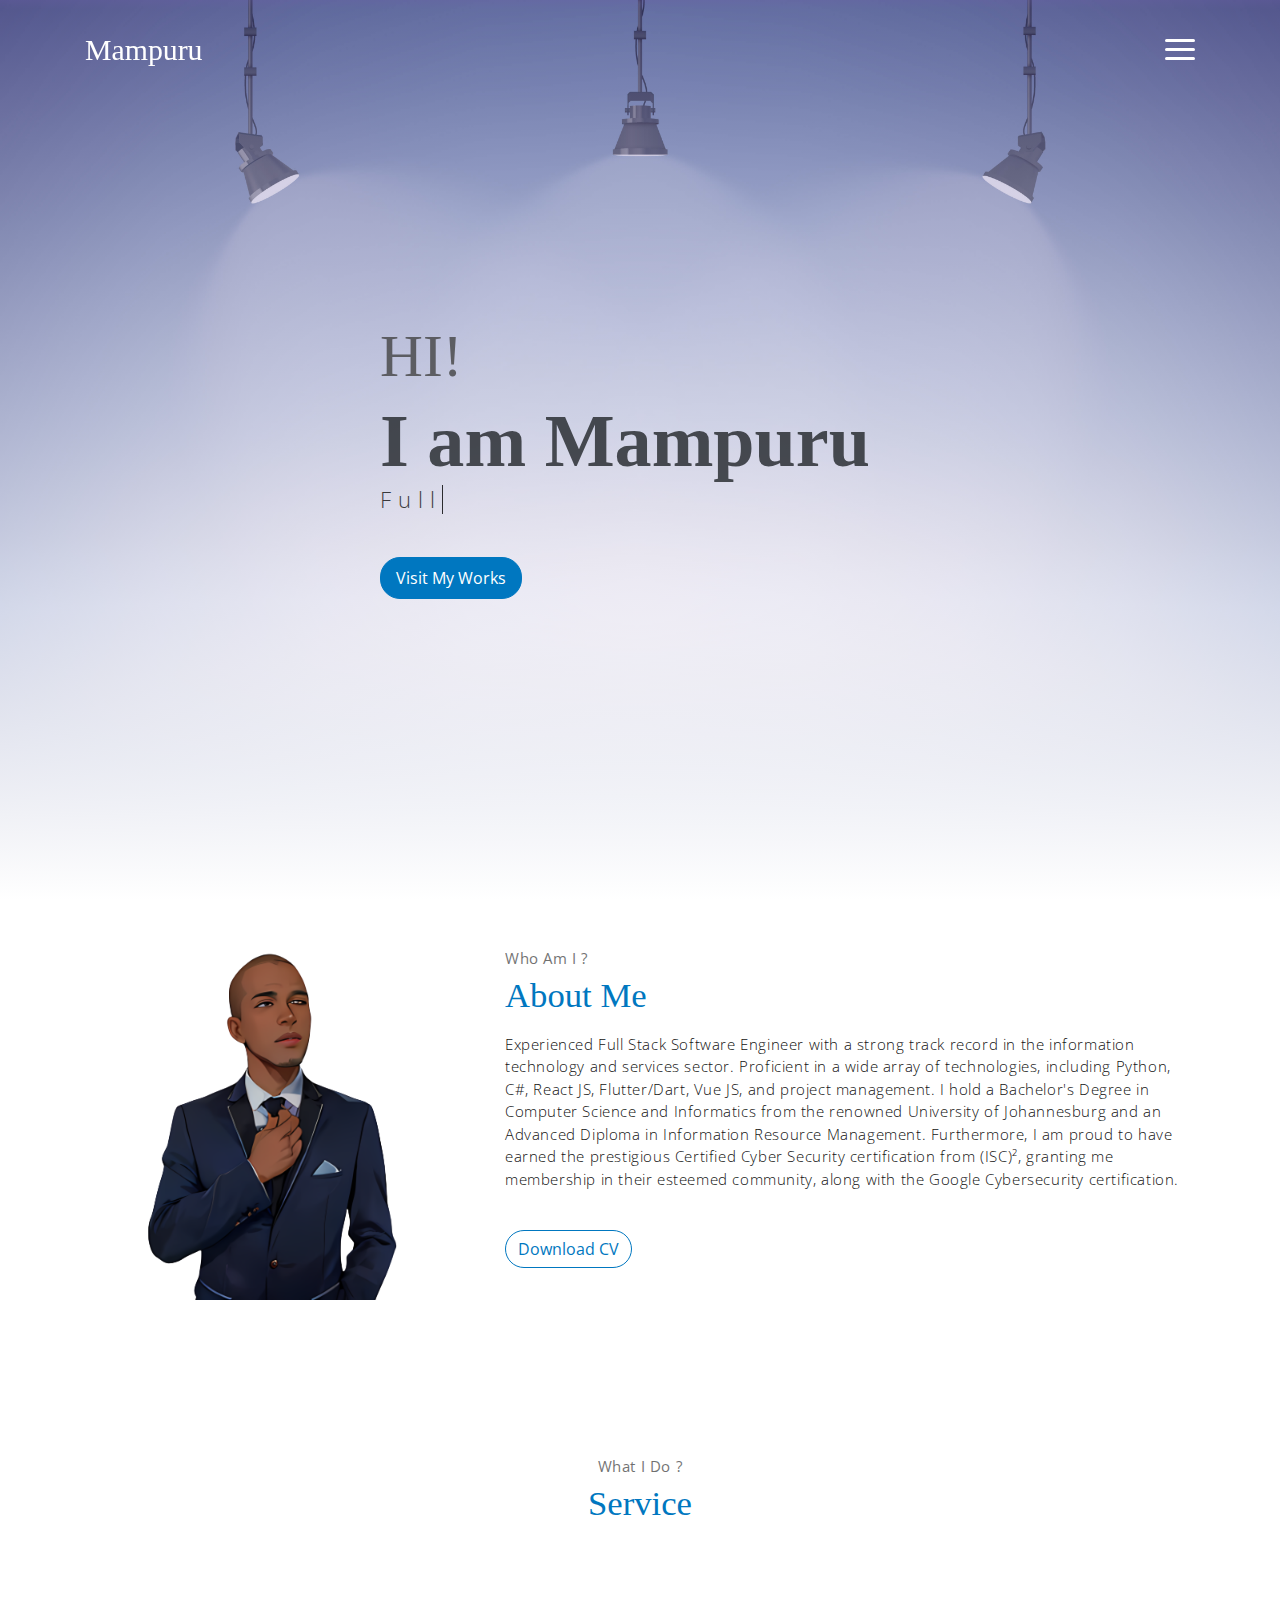
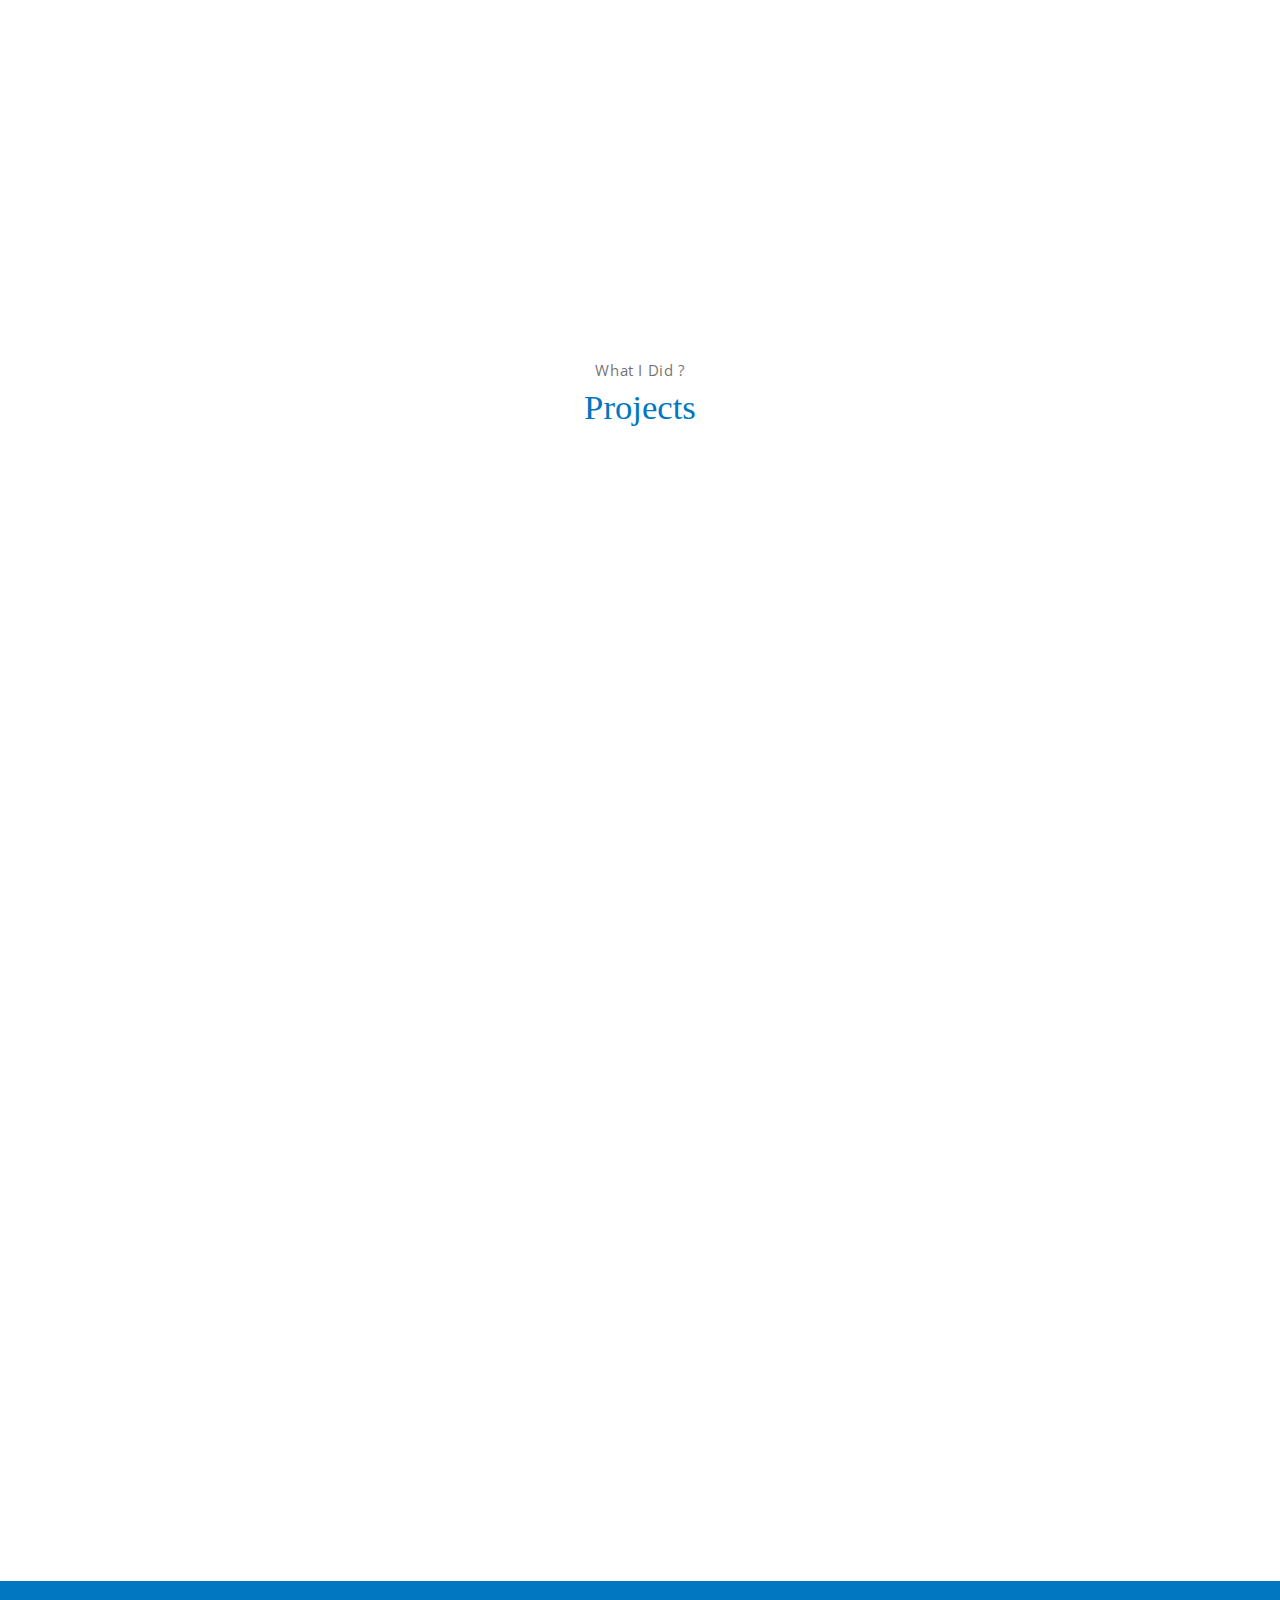
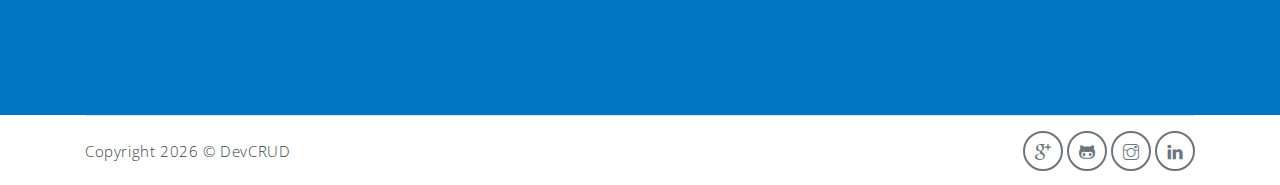
<file: index.html>
<!DOCTYPE html>
<html lang="en">
<head>
	<meta charset="utf-8">
    <meta name="viewport" content="width=device-width, initial-scale=1, shrink-to-fit=no">
    <meta name="description" content="Evolve">
    <meta name="author" content="Devcrud">
    <title>Ntwampe Mampuru</title>
    <!-- font icons -->
    <link rel="stylesheet" href="assets/vendors/themify-icons/css/themify-icons.css">
    <!-- Bootstrap + Meyawo main styles -->
	<link rel="stylesheet" href="assets/css/meyawo.css">
</head>
<body data-spy="scroll" data-target=".navbar" data-offset="40" id="home">

    <!-- Page Navbar -->
    <nav class="custom-navbar" data-spy="affix" data-offset-top="20">
        <div class="container">
            <a class="logo" href="#">Mampuru</a>         
            <ul class="nav">
                <li class="item">
                    <a class="link" href="#home">Home</a>
                </li>
                <li class="item">
                    <a class="link" href="#about">About</a>
                </li>
                <li class="item">
                    <a class="link" href="#service">Service</a>
                </li>
                <li class="item">
                    <a class="link" href="#portfolio">Portfolio</a>
                </li>
                
            </ul>
            <a href="javascript:void(0)" id="nav-toggle" class="hamburger hamburger--elastic">
                <div class="hamburger-box">
                  <div class="hamburger-inner"></div>
                </div>
            </a>
        </div>          
    </nav><!-- End of Page Navbar -->

    <!-- page header -->
    <header id="home" class="header">
        <div class="overlay"></div>
        <div class="header-content container">
            <h1 class="header-title">
                <span class="up">HI!</span>
                <span class="down">I am Mampuru</span>
            </h1>
            <p class="header-subtitle" data-period="500" data-type='["Full Stack Engineer.","Mobile Developer.","Security Analyst.","Penetration Tester."]'>
                <span class="wrap"></span>
            </p>            
            <a class="btn btn-primary" href="#portfolio">Visit My Works</a>
        </div>              
    </header><!-- end of page header -->

    <!-- about section -->
    <section class="section pt-0" id="about">
        <!-- container -->
        <div class="container text-center">
            <!-- about wrapper -->
            <div class="about">
                <div class="about-img-holder">
                    <img src="assets/imgs/me.png" class="about-img" alt="Download free bootstrap 4 landing page, free boootstrap 4 templates, Download free bootstrap 4.1 landing page, free boootstrap 4.1.1 templates, meyawo Landing page">
                </div>
                <div class="about-caption">
                    <p class="section-subtitle">Who Am I ?</p>
                    <h2 class="section-title mb-3">About Me</h2>
                    <p>
                        Experienced Full Stack Software Engineer with a strong track record in the information technology and services sector.
                         Proficient in a wide array of technologies, including Python, C#, React JS, Flutter/Dart, Vue JS, and project management.
                          I hold a Bachelor's Degree in Computer Science and Informatics from the renowned University of Johannesburg 
                          and an Advanced Diploma in Information Resource Management. Furthermore,
                           I am proud to have earned the prestigious Certified Cyber Security certification from (ISC)², 
                           granting me membership in their esteemed community, along with the Google Cybersecurity certification.
                    </p>
                    <a class="btn-rounded btn btn-outline-primary mt-4" 
                    href="https://drive.google.com/uc?export=download&id=1S6y6bB95u4KPBWN7SvODZQLbpHAUL6ku">Download CV</a>
                </div>              
            </div><!-- end of about wrapper -->
        </div><!-- end of container -->
    </section> <!-- end of about section -->

    <!-- service section -->
    <section class="section" id="service">
        <div class="container text-center">
            <p class="section-subtitle">What I Do ?</p>
            <h6 class="section-title mb-6">Service</h6>
            <!-- row -->
            <div class="row">
                <div class="col-md-6 col-lg-3">
                    <div class="service-card">
                        <div class="body">
                            <img src="assets/imgs/pencil-case.svg" alt="Download free bootstrap 4 landing page, free boootstrap 4 templates, Download free bootstrap 4.1 landing page, free boootstrap 4.1.1 templates, meyawo Landing page" class="icon">
                            <h6 class="title">Mobile Development</h6>
                            <p class="subtitle">Flutter/Dart,Android SDK,Kotlin</p>
                        </div>
                    </div>
                </div>
                <div class="col-md-6 col-lg-3">
                    <div class="service-card">
                        <div class="body">
                            <img src="assets/imgs/responsive.svg" alt="Download free bootstrap 4 landing page, free boootstrap 4 templates, Download free bootstrap 4.1 landing page, free boootstrap 4.1.1 templates, meyawo Landing page" class="icon">
                            <h6 class="title">Web Development</h6>
                            <p class="subtitle">ASP.NET,Razor Pages,ReactJS,FastAPI,</p>
                        </div>
                    </div>
                </div>
                <div class="col-md-6 col-lg-3">
                    <div class="service-card">
                        <div class="body">
                            <img src="assets/imgs/toolbox.svg" alt="Download free bootstrap 4 landing page, free boootstrap 4 templates, Download free bootstrap 4.1 landing page, free boootstrap 4.1.1 templates, meyawo Landing page" class="icon">
                            <h6 class="title">Penetration Testing</h6>
                            <p class="subtitle">Testing of web and mobile applications for exploit vulnerabilities</p>
                        </div>
                    </div>
                </div>
                <div class="col-md-6 col-lg-3">
                    <div class="service-card">
                        <div class="body">
                            <img src="assets/imgs/analytics.svg" alt="Download free bootstrap 4 landing page, free boootstrap 4 templates, Download free bootstrap 4.1 landing page, free boootstrap 4.1.1 templates, meyawo Landing page" class="icon">
                            <h6 class="title">SOC Analysis</h6>
                            <p class="subtitle">Monitoring of networks and network traffic analysis</p>
                        </div>
                    </div>
                </div>
            </div><!-- end of row -->
        </div>
    </section><!-- end of service section -->

    <!-- portfolio section -->
    <section class="section" id="portfolio">
        <div class="container text-center">
            <p class="section-subtitle">What I Did ?</p>
            <h6 class="section-title mb-6">Projects</h6>
            <!-- row -->
            <div class="row">
                <div class="col-md-4">
                    <a href="projects/sb365.html" class="portfolio-card">
                        <img src="assets/imgs/sb365.png" class="portfolio-card-img" alt="Service Delivery App Icon">    
                                        
                    </a>
                    <br/>
                    <h3 class="project-title">Service Delivery App</h3>
                    <p class="project-details">
                        The system tackles the issue of service delivery in the country, using the divide and conqour approach.
                        The mobile app is used to log issue and the admin dashboard tracks and arranges the issue via priority.
                    </p>
                    <!-- <a href="#" target="_blank" class="project-link">Check it Out</a> -->
                </div>
                <div class="col-md-4">
                    <a href="projects/gourment.html" class="portfolio-card">
                        <img class="portfolio-card-img" src="assets/imgs/gourmentEats.png" class="img-responsive rounded" alt="Digital Menu App Icon">
                                               
                    </a>
                    <br/>
                    <h3 class="project-title">Digital Menu App</h3>
                    <p class="project-details">
                        The prototype mobile application is used to order burgers,drink and wings etc. It allows you as the user the
                        burger you own burger from the base burger and late send the order through via whatsApp chat.
                    </p>
                    <!-- <a href="#" target="_blank" class="project-link">Check it Out</a> -->
                </div>
                <div class="col-md-4">
                    <a href="projects/yebo.html" class="portfolio-card">
                        <img class="portfolio-card-img" src="assets/imgs/yebo.png" class="img-responsive rounded" alt="E-Commerces App Icon">    
                                         
                    </a>
                    <br/>
                    <h3 class="project-title">E-Commerces App</h3>
                    <p class="project-details">
                       In-house e-commerce mobile application solution. Allows sales representives to place orders for business in the township. 
                       Onboard new business,track store visits,orders and credit status. 
                    </p>
                    <!-- <a href="#" target="_blank" class="project-link">Check it Out</a> -->
                </div>
            </div><!-- end of row -->
            <br/>
            <div class="row">
                <div class="col-md-4">
                    <a href="projects/identity.html" class="portfolio-card">
                        <img src="assets/imgs/identity.png" class="portfolio-card-img" alt="Identification App Icon">    
                              
                    </a>
                    <br/>
                    <h3 class="project-title">Identification App</h3>
                    <p class="project-details">
                        The application elimates the need of having multiple documents to proof who you are.
                        It does so by digitizing your identity into a single application for easy access and use, 
                        also combating identity theft.
                    </p>
                    <!-- <a href="#" target="_blank" class="project-link">Check it Out</a> -->
                </div>
                <div class="col-md-4">
                    <a href="projects/thanks.html" class="portfolio-card">
                        <img class="portfolio-card-img" src="assets/imgs/myThanx.png" class="img-responsive rounded" alt="Rewards App Icon">
                         
                    </a>
                    <br/>
                    <h3 class="project-title">Rewards App</h3>
                    <p class="project-details">
                        This was POC for a cleint.They need a rewards application that will allow people to get rewards for they transaction they make.
                        The rewards collected can be use late to purchase items/services.  
                    </p>
                    <!-- <a href="#" target="_blank" class="project-link">Check it Out</a> -->
                </div>
                <div class="col-md-4">
                    <a href="projects/legal.html" class="portfolio-card">
                        <img class="portfolio-card-img" src="assets/imgs/law.png" class="img-responsive rounded" alt="law App Icon">    
                                            
                    </a>
                    <br/>
                    <h3 class="project-title">Law App</h3>
                    <p class="project-details">
                        The main objective of this application is to simplify law so that everyone can understand the laws that govern them. 
                        
                    </p>
                    <!-- <a href="#" target="_blank" class="project-link">Check it Out</a> -->
                </div>
            </div>
        </div><!-- end of container -->
    </section> <!-- end of portfolio section -->

    <!-- section -->
    <section class="section-sm bg-primary">
        <!-- container -->
        <div class="container text-center text-sm-left">
            <!-- row -->
            <div class="row align-items-center">
                <div class="col-sm offset-md-1 mb-4 mb-md-0">
                    <h6 class="title text-light">Want to work with me?</h6>
                    <p class="m-0 text-light">Always feel Free to Contact & Hire me</p>
                </div>
                <div class="col-sm offset-sm-2 offset-md-3">
                    <button class="btn btn-lg my-font btn-light rounded"  href="mailto:mampuruntwampe@gmail.com">Lets Connect</button>
                </div>
            </div> <!-- end of row -->
        </div> <!-- end of container -->
    </section> <!-- end of section -->
    
    <!-- footer -->
    <div class="container">
        <footer class="footer">       
            <p class="mb-0">Copyright <script>document.write(new Date().getFullYear())</script> &copy; <a href="">DevCRUD</a></p>
            <div class="social-links text-right m-auto ml-sm-auto">
                <a href="mailto:mampuruntwampe@gmail.com" class="link"><i class="ti-google"></i></a>
                <a href="https://github.com/Mampuru" class="link"><i class="ti-github"></i></a>
                <a href="https://www.instagram.com/luman10000/" class="link"><i class="ti-instagram"></i></a>
                <a href="https://www.linkedin.com/in/ntwampe-mampuru-56a990129/" class="link"><i class="ti-linkedin"></i></a>
            </div>
        </footer>
    </div> <!-- end of page footer -->
	
	<!-- core  -->
    <script src="assets/vendors/jquery/jquery-3.4.1.js"></script>
    <script src="assets/vendors/bootstrap/bootstrap.bundle.js"></script>

    <!-- bootstrap 3 affix -->
	<script src="assets/vendors/bootstrap/bootstrap.affix.js"></script>

    <!-- Meyawo js -->
    <script src="assets/js/meyawo.js"></script>

</body>
</html>
</file>
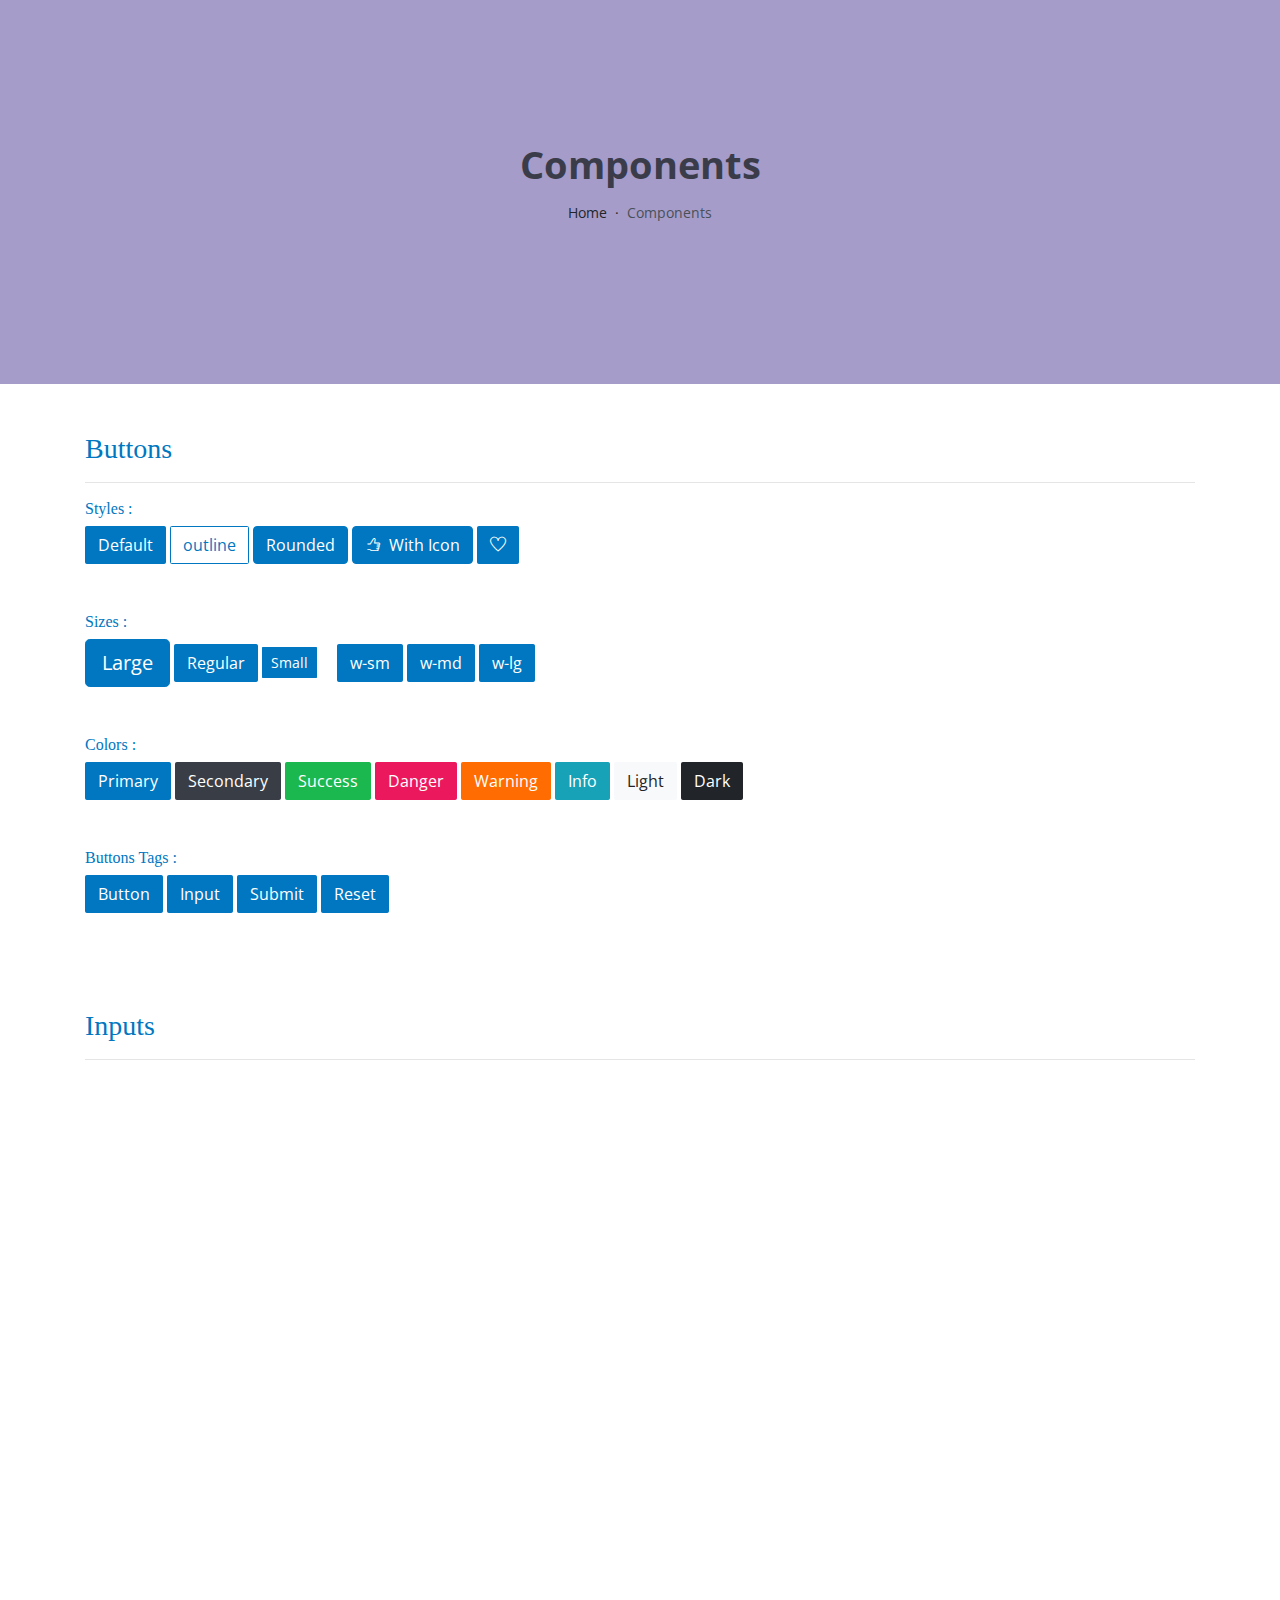
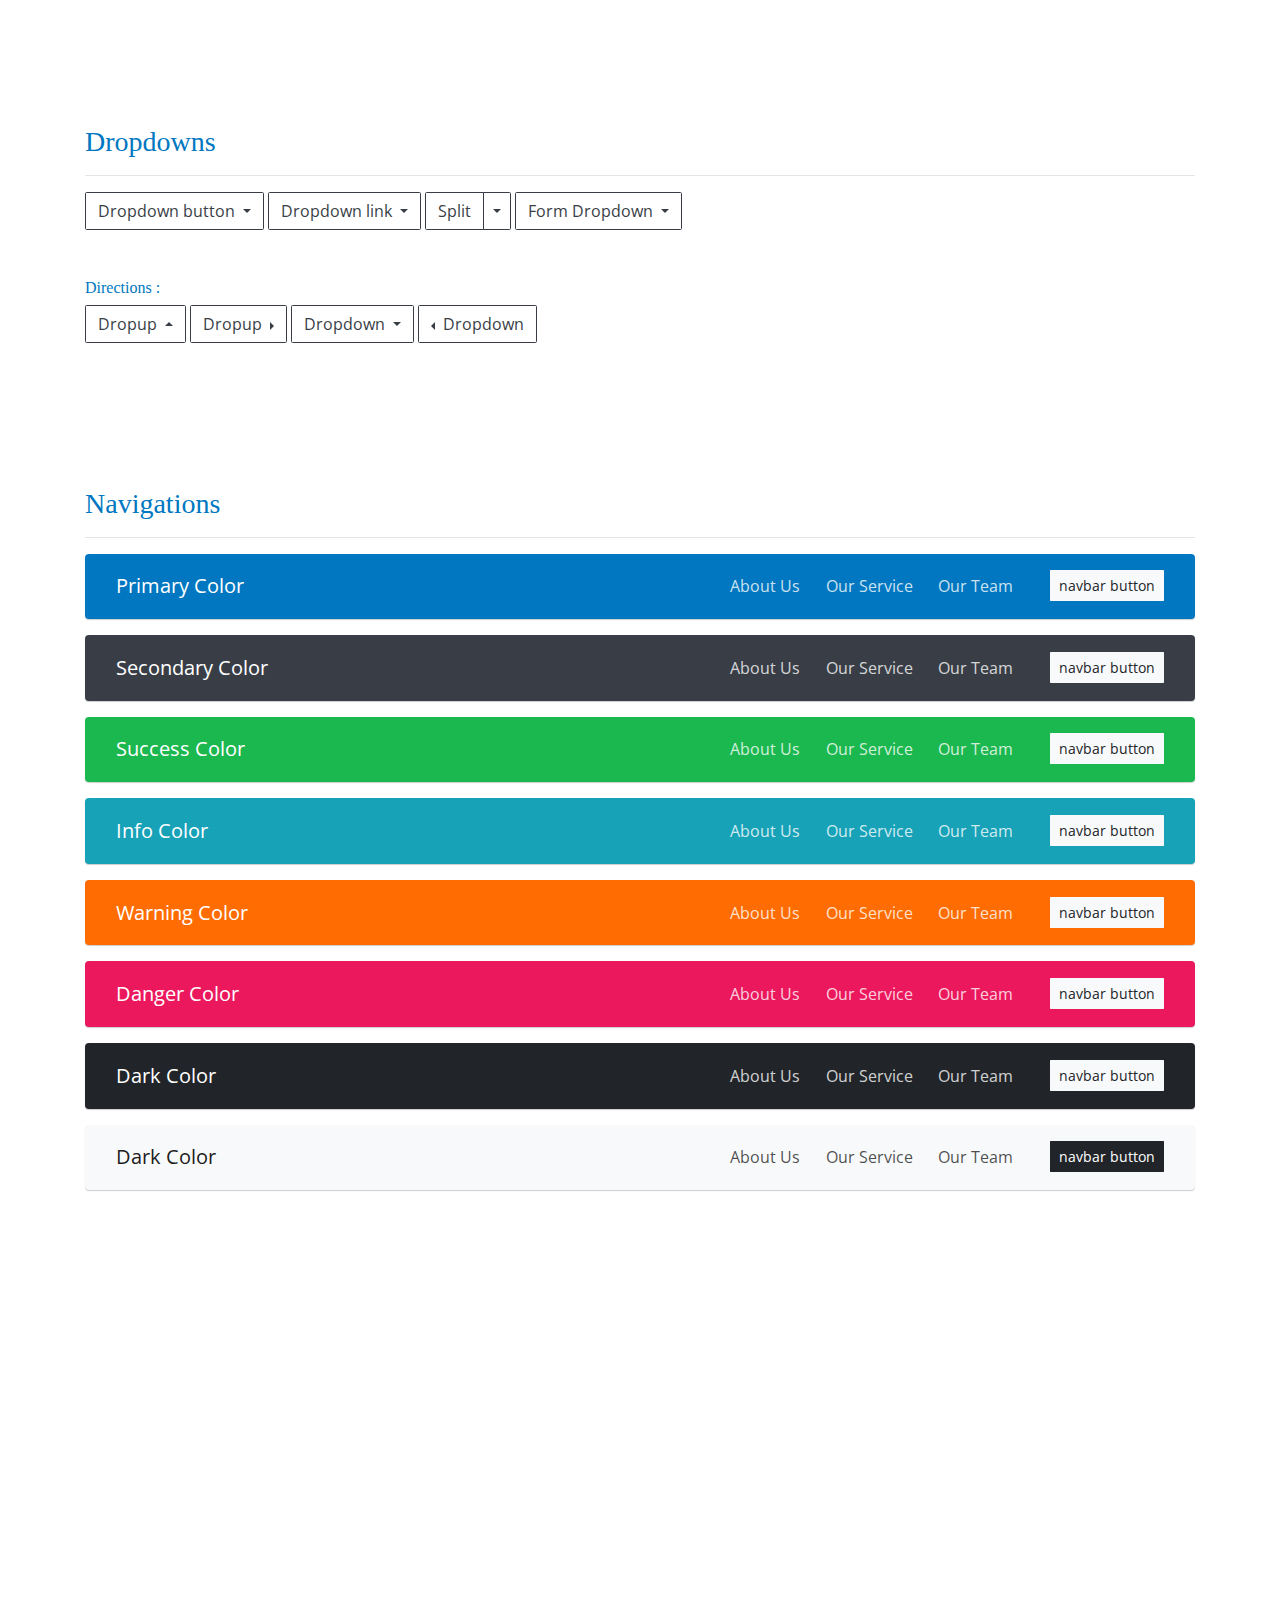
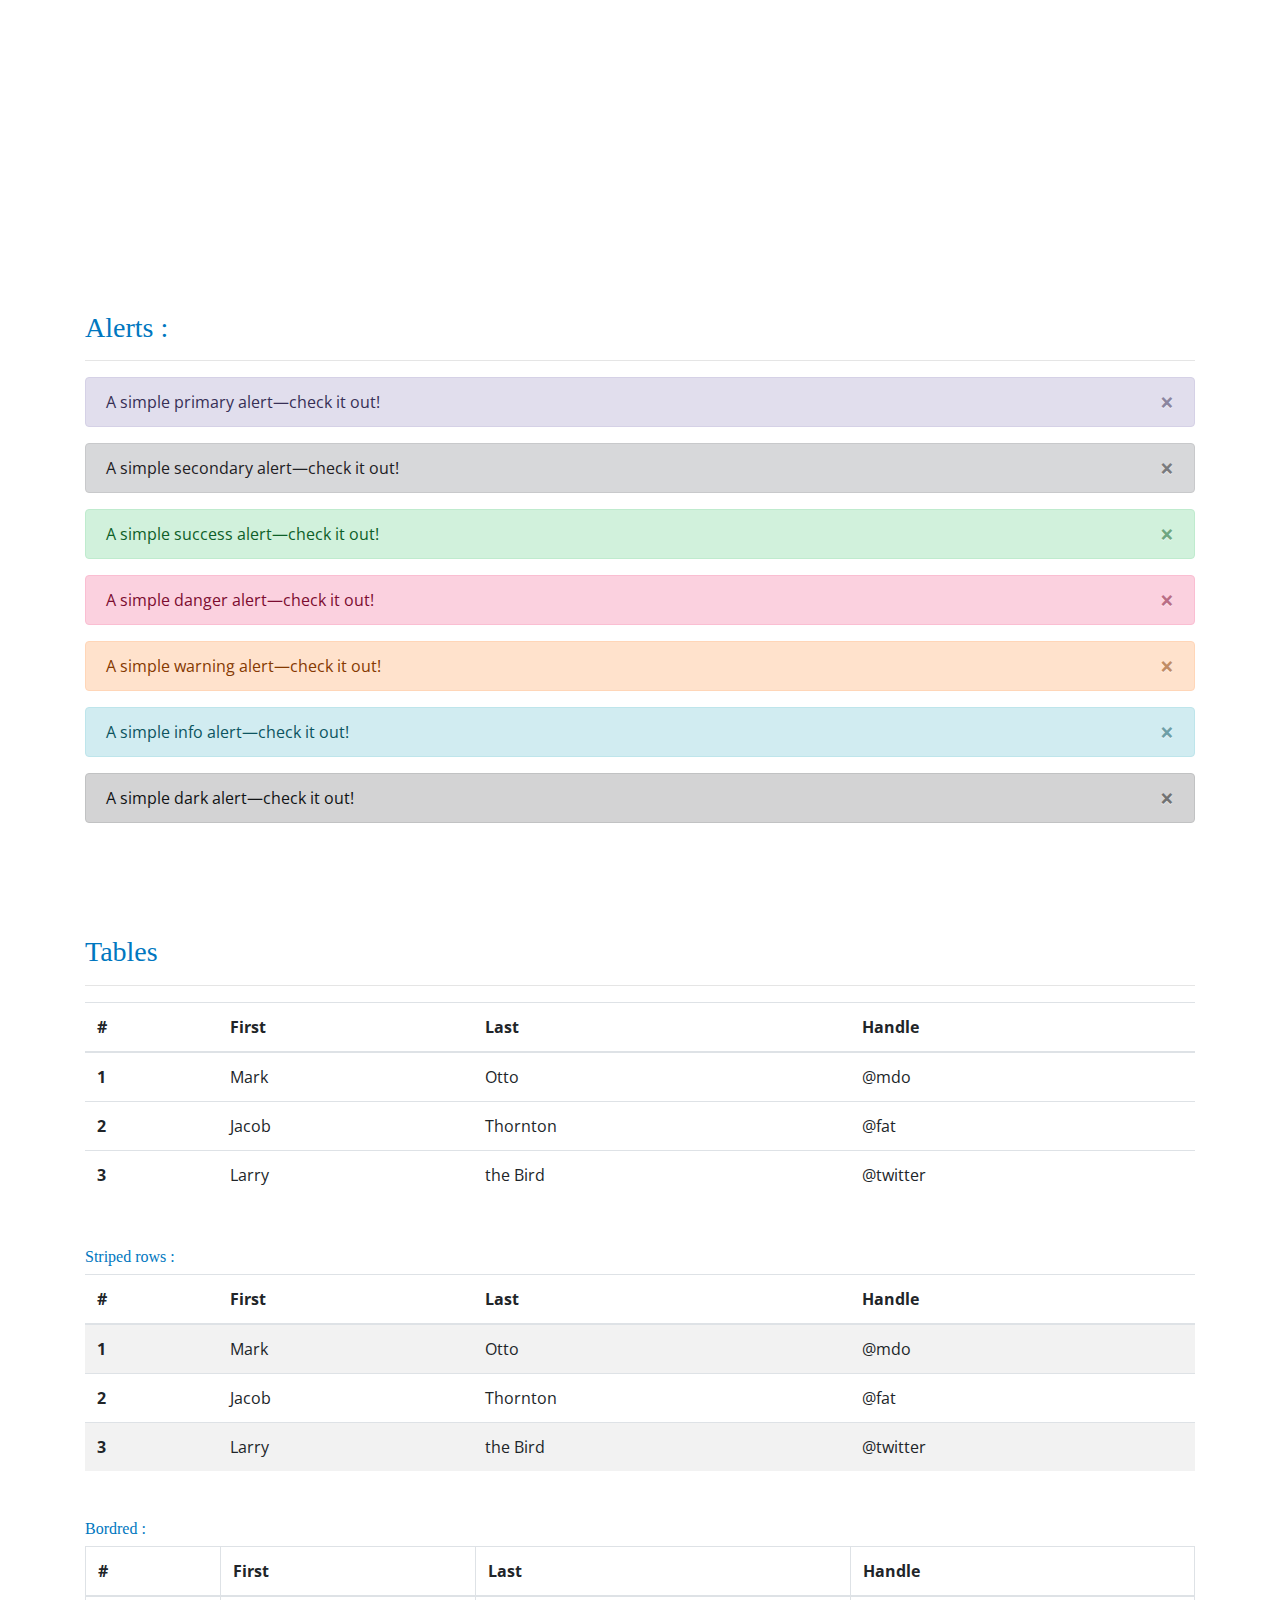
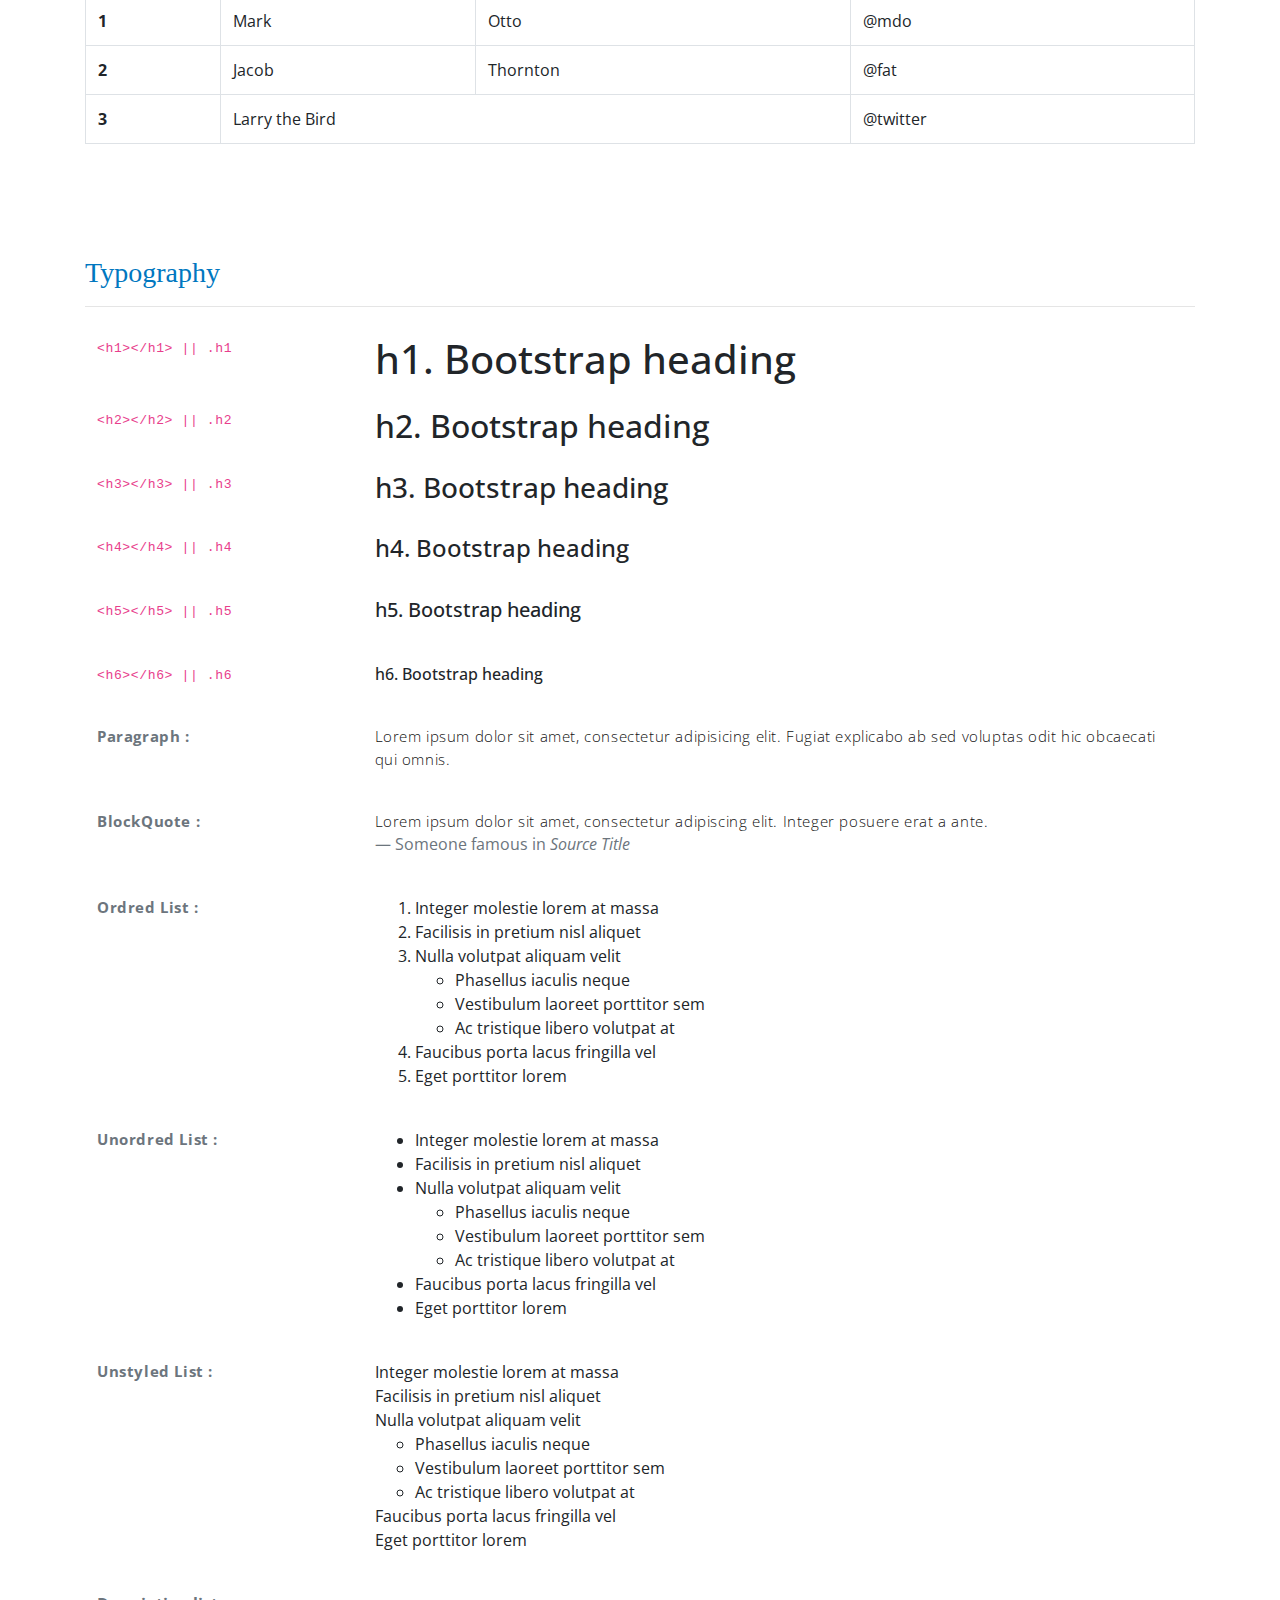
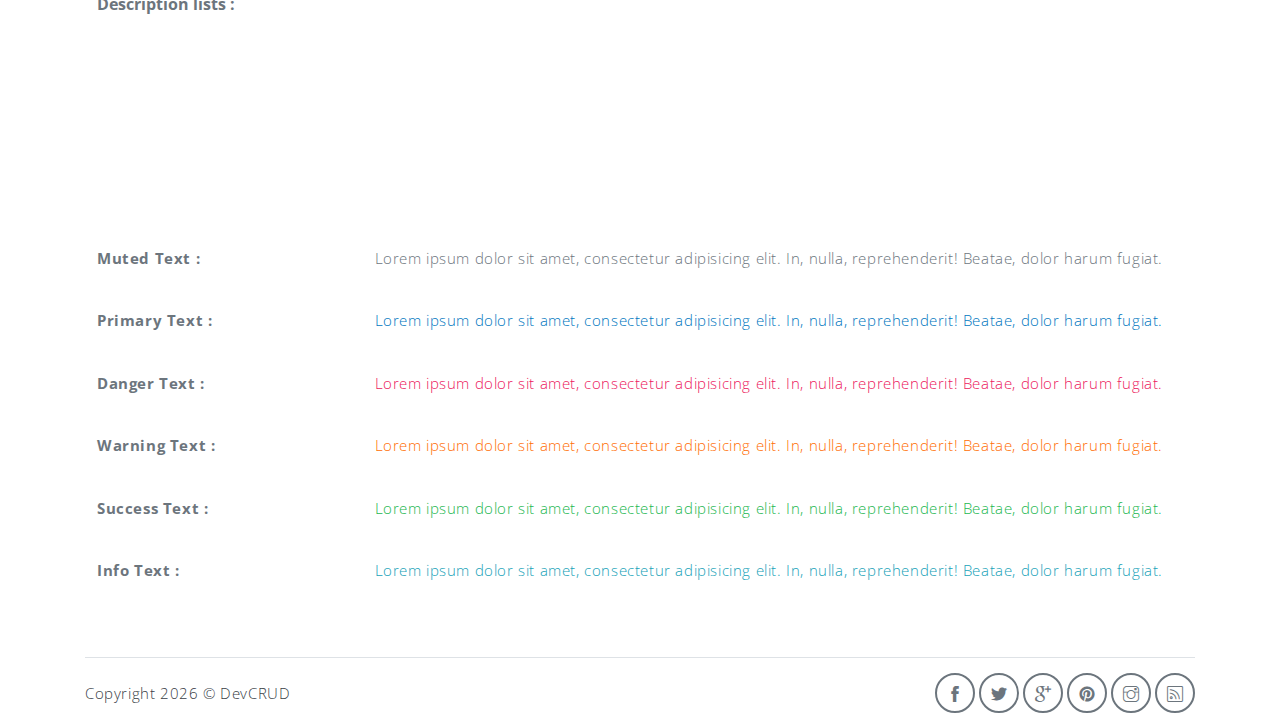
<file: components.html>
<!DOCTYPE html>
<html lang="en">
<head>
   <meta charset="utf-8">
   <meta name="viewport" content="width=device-width, initial-scale=1, shrink-to-fit=no">
   <meta name="description" content="Start your development with Meyawo landing page.">
   <meta name="author" content="Devcrud">
   <title>Meyawo Landing page | Components</title>
   <!-- font icons -->
   <link rel="stylesheet" href="assets/vendors/themify-icons/css/themify-icons.css">
   <!-- Bootstrap + Steller  -->
   <link rel="stylesheet" href="assets/css/meyawo.css">
</head>
<body>

   <!-- Page Header -->
   <header class="header header-mini"> 
      <div class="header-title">Components</div> 
      <nav aria-label="breadcrumb">
         <ol class="breadcrumb">
            <li class="breadcrumb-item"><a href="/">Home</a></li>
            <li class="breadcrumb-item active" aria-current="page">Components</li>
         </ol>
      </nav>
   </header> <!-- End Of Page Header -->

   <!-- main content -->
   <div class="container">

      <!-- Buttons -->
      <h3 class="mt-5">Buttons</h3>
      <hr>
      <h6 class="section-secondary-title">Styles :</h6>
      <button class="btn btn-primary">Default</button>
      <button class="btn btn-outline-primary">outline</button>
      <button class="btn btn-primary rounded">Rounded</button>
      <button class="btn btn-primary rounded"><i class="ti-thumb-up pr-1"></i> With Icon</button>
      <button class="btn btn-primary circle"><i class="ti-heart"></i></button>

      <h6 class="section-secondary-title mt-5">Sizes :</h6>
      <button class="btn btn-primary btn-lg">Large</button>
      <button class="btn btn-primary ">Regular</button>
      <button class="btn btn-primary btn-sm">Small</button>
      <button class="btn btn-primary w-sm ml-3">w-sm</button>
      <button class="btn btn-primary w-md">w-md</button>
      <button class="btn btn-primary w-lg">w-lg</button>

      <h6 class="section-secondary-title mt-5">Colors :</h6>          
      <button type="button" class="btn btn-primary">Primary</button>
      <button type="button" class="btn btn-secondary">Secondary</button>
      <button type="button" class="btn btn-success">Success</button>
      <button type="button" class="btn btn-danger">Danger</button>
      <button type="button" class="btn btn-warning">Warning</button>
      <button type="button" class="btn btn-info">Info</button>
      <button type="button" class="btn btn-light">Light</button>
      <button type="button" class="btn btn-dark">Dark</button>

      <h6 class="section-secondary-title mt-5">Buttons Tags :</h6>
      <button class="btn btn-primary" type="submit">Button</button>
      <input class="btn btn-primary" type="button" value="Input">
      <input class="btn btn-primary" type="submit" value="Submit">
      <input class="btn btn-primary" type="reset" value="Reset">
      
      <!-- devider -->
      <div class="py-5"></div>

      <!-- Inputs -->
      <h3>Inputs</h3>
      <hr>
      <div class="row mt-5">
         <div class="col-md-6">
            <h6 class="section-secondary-title">Form controls :</h6>        
            <div class="form-group">
               <input type="email" class="form-control" id="exampleFormControlInput1" placeholder="Email address">
            </div>
            <div class="form-group">
               <input type="date" class="form-control" id="exampleFormControlInput1" placeholder="Date">
            </div>
            <div class="form-group">
               <input class="form-control" type="text" placeholder="Readonly input here…" readonly>
            </div>
            <div class="form-group">
               <input class="form-control" id="disabledInput" type="text" placeholder="Disabled input here..." disabled>
            </div>
            <div class="form-group">
               <select class="form-control" id="exampleFormControlSelect1">
                  <option>Example select</option>
                  <option>1</option>
                  <option>2</option>
                  <option>3</option>
                  <option>4</option>
                  <option>5</option>
               </select>
            </div>
            <div class="form-group">
               <select multiple class="form-control" id="exampleFormControlSelect2">
                  <option>Example multiple select</option>
                  <option>1</option>
                  <option>2</option>
                  <option>3</option>
                  <option>4</option>
                  <option>5</option>
               </select>
            </div>
            <div class="form-group">
               <textarea class="form-control" id="exampleFormControlTextarea1" rows="3" placeholder="Example textarea"></textarea>
            </div>
         </div>
         <div class="col-md-6">
            <h6 class="section-secondary-title">Sizes :</h6>    
            <div class="form-group">
               <input class="form-control form-control-lg" type="text" placeholder=".form-control-lg">             
            </div>
            <div class="form-group">
               <input class="form-control" type="text" placeholder="Default input">
            </div>
            <div class="form-group">
               <input class="form-control form-control-sm" type="text" placeholder=".form-control-sm"> 
            </div>
         </div>
      </div> <!-- end of inputs -->   

      <!-- devider -->
      <div class="py-5"></div>             

      <!-- Dropdowns -->
      <h3 class="components-section-title font-weight-normal">Dropdowns</h3>
      <hr>
      <div class="dropdown d-inline-block">
         <button class="btn btn-outline-secondary dropdown-toggle" type="button" id="dropdownMenuButton" data-toggle="dropdown" aria-haspopup="true" aria-expanded="false">
         Dropdown button
         </button>
         <div class="dropdown-menu" aria-labelledby="dropdownMenuButton">
         <a class="dropdown-item" href="#">Action</a>
         <a class="dropdown-item" href="#">Another action</a>
         <a class="dropdown-item" href="#">Something else here</a>
         </div>
      </div>
      <div class="dropdown d-inline-block">
         <a class="btn btn-outline-secondary dropdown-toggle" href="#" role="button" id="dropdownMenuLink" data-toggle="dropdown" aria-haspopup="true" aria-expanded="false">
            Dropdown link
         </a>
         <div class="dropdown-menu" aria-labelledby="dropdownMenuLink">
            <a class="dropdown-item" href="#">Action</a>
            <a class="dropdown-item" href="#">Another action</a>
            <a class="dropdown-item" href="#">Something else here</a>
         </div>
      </div>
      <div class="btn-group">
         <button type="button" class="btn btn-outline-secondary">Split</button>
         <button type="button" class="btn btn-outline-secondary dropdown-toggle dropdown-toggle-split" data-toggle="dropdown" aria-haspopup="true" aria-expanded="false">
         <span class="sr-only">Toggle Dropdown</span>
         </button>
         <div class="dropdown-menu">
            <a class="dropdown-item" href="#">Action</a>
            <a class="dropdown-item" href="#">Another action</a>
            <a class="dropdown-item" href="#">Something else here</a>
            <div class="dropdown-divider"></div>
            <a class="dropdown-item" href="#">Separated link</a>
         </div>
      </div>
      <div class="btn-group">
         <button class="btn btn-outline-secondary dropdown-toggle" type="button" id="dropdownMenuButton" data-toggle="dropdown" aria-haspopup="true" aria-expanded="false">
            Form Dropdown
         </button>
         <div class="dropdown-menu form">
            <form class="px-4 py-3">
               <div class="form-group">
                  <input type="email" class="form-control" id="exampleDropdownFormEmail1" placeholder="email@example.com">
               </div>
               <div class="form-group">
                  <input type="password" class="form-control" id="exampleDropdownFormPassword1" placeholder="Password">
               </div>
               <div class="form-check mb-3">
                  <input type="checkbox" class="form-check-input" id="dropdownCheck">
                  <label class="form-check-label" for="dropdownCheck">
                     Remember me
                  </label>
               </div>
               <button type="submit" class="btn btn-primary btn-block">Sign in</button>
            </form>
            <div class="dropdown-divider"></div>
            <a class="dropdown-item" href="#"><small>New around here? Sign up</small></a>
            <a class="dropdown-item" href="#"><small>Forgot password?</small></a>
         </div>
      </div>       
      <h6 class="section-secondary-title mt-5">Directions :</h6>  
      <div class="btn-group dropup">
         <button type="button" class="btn btn-outline-secondary dropdown-toggle" data-toggle="dropdown" aria-haspopup="true" aria-expanded="false">
            Dropup
         </button>
         <div class="dropdown-menu">
            <a class="dropdown-item" href="#">Action</a>
            <a class="dropdown-item" href="#">Another action</a>
            <a class="dropdown-item" href="#">Something else here</a>
            <div class="dropdown-divider"></div>
            <a class="dropdown-item" href="#">Separated link</a>
         </div>
      </div>
      <div class="btn-group dropright">
         <button type="button" class="btn btn-outline-secondary dropdown-toggle" data-toggle="dropdown" aria-haspopup="true" aria-expanded="false">
            Dropup
         </button>
         <div class="dropdown-menu">
            <a class="dropdown-item" href="#">Action</a>
            <a class="dropdown-item" href="#">Another action</a>
            <a class="dropdown-item" href="#">Something else here</a>
            <div class="dropdown-divider"></div>
            <a class="dropdown-item" href="#">Separated link</a>
         </div>
      </div>
      <div class="btn-group">
         <button type="button" class="btn btn-outline-secondary dropdown-toggle" data-toggle="dropdown" aria-haspopup="true" aria-expanded="false">
            Dropdown
         </button>
         <div class="dropdown-menu">
            <a class="dropdown-item" href="#">Action</a>
            <a class="dropdown-item" href="#">Another action</a>
            <a class="dropdown-item" href="#">Something else here</a>
            <div class="dropdown-divider"></div>
            <a class="dropdown-item" href="#">Separated link</a>
         </div>
      </div>
      <div class="btn-group dropleft">
         <button type="button" class="btn btn-outline-secondary dropdown-toggle" data-toggle="dropdown" aria-haspopup="true" aria-expanded="false">
            Dropdown
         </button>
         <div class="dropdown-menu">
            <a class="dropdown-item" href="#">Action</a>
            <a class="dropdown-item" href="#">Another action</a>
            <a class="dropdown-item" href="#">Something else here</a>
            <div class="dropdown-divider"></div>
            <a class="dropdown-item" href="#">Separated link</a>
         </div>
      </div> <!-- end of Dropdowns -->  

      <!-- devider -->
      <div class="py-5"></div>   

      <!-- navbars -->
      <h3 class="components-section-title font-weight-normal mt-5">Navigations</h3>
      <hr>
      <nav class="navbar navbar-expand-sm navbar-dark bg-primary rounded shadow mb-3">
         <div class="container">
            <a class="navbar-brand" href="#">Primary Color</a>
            <button class="navbar-toggler ml-auto" type="button" data-toggle="collapse" data-target="#navbarSupportedContent" aria-controls="navbarSupportedContent" aria-expanded="false" aria-label="Toggle navigation">
            <span class="navbar-toggler-icon"></span>
            </button>
            <div class="collapse navbar-collapse" id="navbarSupportedContent">
               <ul class="navbar-nav ml-auto"> 
                  <li class="nav-item">
                     <a class="nav-link" href="#about">About Us</a>
                  </li>
                  <li class="nav-item">
                     <a class="nav-link" href="#service">Our Service</a>
                  </li>
                  <li class="nav-item">
                     <a class="nav-link" href="#team">Our Team</a>
                  </li>
                  <li class="nav-item">
                     <a href="#book-table" class="ml-4 mt-1 btn btn-light btn-sm">navbar button</a>
                  </li>
               </ul>                       
            </div>
         </div>
      </nav>
      <nav class="navbar navbar-expand-sm navbar-dark bg-secondary rounded shadow mb-3">
         <div class="container">
            <a class="navbar-brand" href="#">Secondary Color</a>
            <button class="navbar-toggler ml-auto" type="button" data-toggle="collapse" data-target="#navbarSupportedContent" aria-controls="navbarSupportedContent" aria-expanded="false" aria-label="Toggle navigation">
            <span class="navbar-toggler-icon"></span>
            </button>
            <div class="collapse navbar-collapse" id="navbarSupportedContent">
               <ul class="navbar-nav ml-auto"> 
                  <li class="nav-item">
                     <a class="nav-link" href="#about">About Us</a>
                  </li>
                  <li class="nav-item">
                     <a class="nav-link" href="#service">Our Service</a>
                  </li>
                  <li class="nav-item">
                     <a class="nav-link" href="#team">Our Team</a>
                  </li>
                  <li class="nav-item">
                     <a href="#book-table" class="ml-4 mt-1 btn btn-light btn-sm">navbar button</a>
                  </li>
               </ul>                       
            </div>
         </div>
      </nav>
      <nav class="navbar navbar-expand-sm navbar-dark bg-success rounded shadow mb-3">
         <div class="container">
            <a class="navbar-brand" href="#">Success Color</a>
            <button class="navbar-toggler ml-auto" type="button" data-toggle="collapse" data-target="#navbarSupportedContent" aria-controls="navbarSupportedContent" aria-expanded="false" aria-label="Toggle navigation">
            <span class="navbar-toggler-icon"></span>
            </button>
            <div class="collapse navbar-collapse" id="navbarSupportedContent">
               <ul class="navbar-nav ml-auto"> 
                  <li class="nav-item">
                     <a class="nav-link" href="#about">About Us</a>
                  </li>
                  <li class="nav-item">
                     <a class="nav-link" href="#service">Our Service</a>
                  </li>
                  <li class="nav-item">
                     <a class="nav-link" href="#team">Our Team</a>
                  </li>
                  <li class="nav-item">
                     <a href="#book-table" class="ml-4 mt-1 btn btn-light btn-sm">navbar button</a>
                  </li>
               </ul>                       
            </div>
         </div>
      </nav>
      <nav class="navbar navbar-expand-sm navbar-dark bg-info rounded shadow mb-3">
         <div class="container">
            <a class="navbar-brand" href="#">Info Color</a>
            <button class="navbar-toggler ml-auto" type="button" data-toggle="collapse" data-target="#navbarSupportedContent" aria-controls="navbarSupportedContent" aria-expanded="false" aria-label="Toggle navigation">
            <span class="navbar-toggler-icon"></span>
            </button>
            <div class="collapse navbar-collapse" id="navbarSupportedContent">
               <ul class="navbar-nav ml-auto"> 
                  <li class="nav-item">
                     <a class="nav-link" href="#about">About Us</a>
                  </li>
                  <li class="nav-item">
                     <a class="nav-link" href="#service">Our Service</a>
                  </li>
                  <li class="nav-item">
                     <a class="nav-link" href="#team">Our Team</a>
                  </li>
                  <li class="nav-item">
                     <a href="#book-table" class="ml-4 mt-1 btn btn-light btn-sm">navbar button</a>
                  </li>
               </ul>                       
            </div>
         </div>
      </nav>
      <nav class="navbar navbar-expand-sm navbar-dark bg-warning rounded shadow mb-3">
         <div class="container">
            <a class="navbar-brand" href="#">Warning Color</a>
            <button class="navbar-toggler ml-auto" type="button" data-toggle="collapse" data-target="#navbarSupportedContent" aria-controls="navbarSupportedContent" aria-expanded="false" aria-label="Toggle navigation">
            <span class="navbar-toggler-icon"></span>
            </button>
            <div class="collapse navbar-collapse" id="navbarSupportedContent">
               <ul class="navbar-nav ml-auto"> 
                  <li class="nav-item">
                     <a class="nav-link" href="#about">About Us</a>
                  </li>
                  <li class="nav-item">
                     <a class="nav-link" href="#service">Our Service</a>
                  </li>
                  <li class="nav-item">
                     <a class="nav-link" href="#team">Our Team</a>
                  </li>
                  <li class="nav-item">
                     <a href="#book-table" class="ml-4 mt-1 btn btn-light btn-sm">navbar button</a>
                  </li>
               </ul>                       
            </div>
         </div>
      </nav>
      <nav class="navbar navbar-expand-sm navbar-dark bg-danger rounded shadow mb-3">
         <div class="container">
            <a class="navbar-brand" href="#">Danger Color</a>
            <button class="navbar-toggler ml-auto" type="button" data-toggle="collapse" data-target="#navbarSupportedContent" aria-controls="navbarSupportedContent" aria-expanded="false" aria-label="Toggle navigation">
            <span class="navbar-toggler-icon"></span>
            </button>
            <div class="collapse navbar-collapse" id="navbarSupportedContent">
               <ul class="navbar-nav ml-auto"> 
                  <li class="nav-item">
                     <a class="nav-link" href="#about">About Us</a>
                  </li>
                  <li class="nav-item">
                     <a class="nav-link" href="#service">Our Service</a>
                  </li>
                  <li class="nav-item">
                     <a class="nav-link" href="#team">Our Team</a>
                  </li>
                  <li class="nav-item">
                     <a href="#book-table" class="ml-4 mt-1 btn btn-light btn-sm">navbar button</a>
                  </li>
               </ul>                       
            </div>
         </div>
      </nav>
      <nav class="navbar navbar-expand-sm navbar-dark bg-dark rounded shadow mb-3">
         <div class="container">
            <a class="navbar-brand" href="#">Dark Color</a>
            <button class="navbar-toggler ml-auto" type="button" data-toggle="collapse" data-target="#navbarSupportedContent" aria-controls="navbarSupportedContent" aria-expanded="false" aria-label="Toggle navigation">
            <span class="navbar-toggler-icon"></span>
            </button>
            <div class="collapse navbar-collapse" id="navbarSupportedContent">
               <ul class="navbar-nav ml-auto"> 
                  <li class="nav-item">
                     <a class="nav-link" href="#about">About Us</a>
                  </li>
                  <li class="nav-item">
                     <a class="nav-link" href="#service">Our Service</a>
                  </li>
                  <li class="nav-item">
                     <a class="nav-link" href="#team">Our Team</a>
                  </li>
                  <li class="nav-item">
                     <a href="#book-table" class="ml-4 mt-1 btn btn-light btn-sm">navbar button</a>
                  </li>
               </ul>                       
            </div>
         </div>
      </nav>
      <nav class="navbar navbar-expand-sm navbar-light bg-light rounded shadow mb-3">
         <div class="container">
            <a class="navbar-brand" href="#">Dark Color</a>
            <button class="navbar-toggler ml-auto" type="button" data-toggle="collapse" data-target="#navbarSupportedContent" aria-controls="navbarSupportedContent" aria-expanded="false" aria-label="Toggle navigation">
            <span class="navbar-toggler-icon"></span>
            </button>
            <div class="collapse navbar-collapse" id="navbarSupportedContent">
               <ul class="navbar-nav ml-auto"> 
                  <li class="nav-item">
                     <a class="nav-link" href="#about">About Us</a>
                  </li>
                  <li class="nav-item">
                     <a class="nav-link" href="#service">Our Service</a>
                  </li>
                  <li class="nav-item">
                     <a class="nav-link" href="#team">Our Team</a>
                  </li>
                  <li class="nav-item">
                     <a href="#book-table" class="ml-4 mt-1 btn btn-dark btn-sm">navbar button</a>
                  </li>
               </ul>                       
            </div>
         </div>
      </nav>
      <!-- End of navbars -->

      <!-- devider -->
      <div class="py-5"></div>   
      
      <!-- progress bars -->
      <div class="row justify-content-between">
         <div class="col-md-5">
            <h3 class="components-section-title font-weight-normal mt-5">Progress Bars :</h3>
            <hr>
            <small>Default: </small>
            <div class="progress mt-2 mb-3">
               <div class="progress-bar" role="progressbar" style="width: 90%" aria-valuenow="25" aria-valuemin="0" aria-valuemax="100"><span>90%</span></div>
            </div>
            <small>Success:</small>
            <div class="progress mt-2 mb-3">
               <div class="progress-bar bg-success" role="progressbar" style="width: 90%" aria-valuenow="25" aria-valuemin="0" aria-valuemax="100"><span>90%</span></div>
            </div>
            <small>Danger:</small>
            <div class="progress mt-2 mb-3">
               <div class="progress-bar bg-danger" role="progressbar" style="width: 90%" aria-valuenow="25" aria-valuemin="0" aria-valuemax="100"><span>90%</span></div>
            </div>
            <small>Warning:</small>
            <div class="progress mt-2 mb-3">
               <div class="progress-bar bg-warning" role="progressbar" style="width: 90%" aria-valuenow="25" aria-valuemin="0" aria-valuemax="100"><span>90%</span></div>
            </div>
            <small>Info:</small>
            <div class="progress mt-2 mb-3">
               <div class="progress-bar bg-info" role="progressbar" style="width: 90%" aria-valuenow="25" aria-valuemin="0" aria-valuemax="100"><span>90%</span></div>
            </div>
            <small>Dark:</small>
            <div class="progress mt-2 mb-3">
               <div class="progress-bar bg-dark" role="progressbar" style="width: 90%" aria-valuenow="25" aria-valuemin="0" aria-valuemax="100"><span>90%</span></div>
            </div>
         </div>
         <div class="col-md-6">
            <h3 class="components-section-title font-weight-normal mt-5">Paginations :</h3>
            <hr>
            <nav aria-label="Page navigation example">
               <ul class="pagination pagination-sm">
                  <li class="page-item"><a class="page-link" href="#"><i class="ti-angle-double-left"></i></a></li>
                  <li class="page-item"><a class="page-link" href="#">1</a></li>
                  <li class="page-item"><a class="page-link" href="#">2</a></li>
                  <li class="page-item active"><a class="page-link" href="#">3</a></li>
                  <li class="page-item"><a class="page-link" href="#">4</a></li>
                  <li class="page-item"><a class="page-link" href="#">5</a></li>
                  <li class="page-item"><a class="page-link" href="#"><i class="ti-angle-double-right"></i></a></li>
               </ul>
            </nav>
            <nav aria-label="Page navigation example">
               <ul class="pagination">
               <li class="page-item"><a class="page-link" href="#"><i class="ti-angle-double-left"></i></a></li>
                  <li class="page-item"><a class="page-link" href="#">1</a></li>
                  <li class="page-item"><a class="page-link" href="#">2</a></li>
                  <li class="page-item active"><a class="page-link" href="#">3</a></li>
                  <li class="page-item"><a class="page-link" href="#">4</a></li>
                  <li class="page-item"><a class="page-link" href="#">5</a></li>
                  <li class="page-item"><a class="page-link" href="#"><i class="ti-angle-double-right"></i></a></li>
               </ul>
            </nav>
            <nav aria-label="Page navigation example">
               <ul class="pagination pagination-lg">
                  <li class="page-item"><a class="page-link" href="#"><i class="ti-angle-double-left"></i></a></li>
                  <li class="page-item"><a class="page-link" href="#">1</a></li>
                  <li class="page-item"><a class="page-link" href="#">2</a></li>
                  <li class="page-item active"><a class="page-link" href="#">3</a></li>
                  <li class="page-item"><a class="page-link" href="#">4</a></li>
                  <li class="page-item"><a class="page-link" href="#">5</a></li>
                  <li class="page-item"><a class="page-link" href="#"><i class="ti-angle-double-right"></i></a></li>
               </ul>
            </nav>

            <!-- Badges -->
            <h3 class="components-section-title font-weight-normal mt-5">Badges :</h3>
            <hr>
            <span class="badge badge-primary">Primary</span>
            <span class="badge badge-secondary">Secondary</span>
            <span class="badge badge-success">Success</span>
            <span class="badge badge-danger">Danger</span>
            <span class="badge badge-warning">Warning</span>
            <span class="badge badge-info">Info</span>
            <span class="badge badge-light">Light</span>
            <span class="badge badge-dark">Dark</span>
            <h6 class="section-secondary-title mt-4 mb-2">Badge Pills :</h6>
            <span class="badge badge-pill badge-primary">Primary</span>
            <span class="badge badge-pill badge-secondary">Secondary</span>
            <span class="badge badge-pill badge-success">Success</span>
            <span class="badge badge-pill badge-danger">Danger</span>
            <span class="badge badge-pill badge-warning">Warning</span>
            <span class="badge badge-pill badge-info">Info</span>
            <span class="badge badge-pill badge-light">Light</span>
            <span class="badge badge-pill badge-dark">Dark</span>
         </div>
      </div> <!-- End of Progress bars -->

      <!-- devider -->
      <div class="py-5"></div>  

      <!-- Alerts -->
      <h3 class="components-section-title font-weight-normal mt-5">Alerts :</h3>
      <hr>
      <div class="alert alert-primary alert-dismissible fade show" role="alert">
         A simple primary alert—check it out!
         <button type="button" class="close" data-dismiss="alert" aria-label="Close">
            <span aria-hidden="true">&times;</span>
         </button>
      </div>
      <div class="alert alert-secondary alert-dismissible fade show" role="alert">
         A simple secondary alert—check it out!
         <button type="button" class="close" data-dismiss="alert" aria-label="Close">
            <span aria-hidden="true">&times;</span>
         </button>
      </div>
      <div class="alert alert-success alert-dismissible fade show" role="alert">
         A simple success alert—check it out!
         <button type="button" class="close" data-dismiss="alert" aria-label="Close">
            <span aria-hidden="true">&times;</span>
         </button>
      </div>
      <div class="alert alert-danger alert-dismissible fade show" role="alert">
         A simple danger alert—check it out!
         <button type="button" class="close" data-dismiss="alert" aria-label="Close">
            <span aria-hidden="true">&times;</span>
         </button>
      </div>
      <div class="alert alert-warning alert-dismissible fade show" role="alert">
         A simple warning alert—check it out!
         <button type="button" class="close" data-dismiss="alert" aria-label="Close">
            <span aria-hidden="true">&times;</span>
         </button>
      </div>
      <div class="alert alert-info alert-dismissible fade show" role="alert">
         A simple info alert—check it out!
         <button type="button" class="close" data-dismiss="alert" aria-label="Close">
            <span aria-hidden="true">&times;</span>
         </button>
      </div>
      <div class="alert alert-dark alert-dismissible fade show" role="alert">
         A simple dark alert—check it out!
         <button type="button" class="close" data-dismiss="alert" aria-label="Close">
            <span aria-hidden="true">&times;</span>
         </button>
      </div>
      <!-- end of alerts -->

      <!-- devider -->
      <div class="py-5"></div> 
   
      <!-- tables -->
      <h3 class="components-section-title">Tables</h3>
      <hr>
      <table class="table">
         <thead>
            <tr>
               <th scope="col">#</th>
               <th scope="col">First</th>
               <th scope="col">Last</th>
               <th scope="col">Handle</th>
            </tr>
         </thead>
         <tbody>
            <tr>
               <th scope="row">1</th>
               <td>Mark</td>
               <td>Otto</td>
               <td>@mdo</td>
            </tr>
            <tr>
               <th scope="row">2</th>
               <td>Jacob</td>
               <td>Thornton</td>
               <td>@fat</td>
            </tr>
            <tr>
               <th scope="row">3</th>
               <td>Larry</td>
               <td>the Bird</td>
               <td>@twitter</td>
            </tr>
         </tbody>
      </table>

      <h6 class="section-secondary-title mt-5">Striped rows :</h6>
      <table class="table table-striped">
         <thead>
            <tr>
               <th scope="col">#</th>
               <th scope="col">First</th>
               <th scope="col">Last</th>
               <th scope="col">Handle</th>
            </tr>
         </thead>
         <tbody>
            <tr>
               <th scope="row">1</th>
               <td>Mark</td>
               <td>Otto</td>
               <td>@mdo</td>
            </tr>
            <tr>
               <th scope="row">2</th>
               <td>Jacob</td>
               <td>Thornton</td>
               <td>@fat</td>
            </tr>
            <tr>
               <th scope="row">3</th>
               <td>Larry</td>
               <td>the Bird</td>
               <td>@twitter</td>
            </tr>
         </tbody>
      </table>

      <h6 class="section-secondary-title mt-5">Bordred :</h6>
      <table class="table table-bordered">
         <thead>
            <tr>
               <th scope="col">#</th>
               <th scope="col">First</th>
               <th scope="col">Last</th>
               <th scope="col">Handle</th>
            </tr>
         </thead>
         <tbody>
            <tr>
               <th scope="row">1</th>
               <td>Mark</td>
               <td>Otto</td>
               <td>@mdo</td>
            </tr>
            <tr>
               <th scope="row">2</th>
               <td>Jacob</td>
               <td>Thornton</td>
               <td>@fat</td>
            </tr>
            <tr>
               <th scope="row">3</th>
               <td colspan="2">Larry the Bird</td>
               <td>@twitter</td>
            </tr>
         </tbody>
      </table>
      <!-- end of tables -->

      <!-- devider -->
      <div class="py-5"></div> 

      <!-- typography -->
      <h3 class="components-section-title">Typography</h3>
      <hr>
      <table class="table table-borderless v-align-center">
         <tbody>
            <tr>
               <td>
                  <p><code class="highlighter-rouge">&lt;h1&gt;&lt;/h1&gt; || .h1</code></p>
               </td>
               <td class="w-75"><span class="h1">h1. Bootstrap heading</span></td>
            </tr>
            <tr>
               <td>
                  <p><code class="highlighter-rouge">&lt;h2&gt;&lt;/h2&gt; || .h2</code></p>
               </td>
               <td><span class="h2">h2. Bootstrap heading</span></td>
            </tr>
            <tr>
               <td>
                  <p><code class="highlighter-rouge">&lt;h3&gt;&lt;/h3&gt; || .h3</code></p>
               </td>
               <td><span class="h3">h3. Bootstrap heading</span></td>
            </tr>
            <tr>
               <td>
                  <p><code class="highlighter-rouge">&lt;h4&gt;&lt;/h4&gt; || .h4</code></p>
               </td>
               <td><span class="h4">h4. Bootstrap heading</span></td>
            </tr>
            <tr>
               <td>
                  <p><code class="highlighter-rouge">&lt;h5&gt;&lt;/h5&gt; || .h5</code></p>
               </td>
               <td><span class="h5">h5. Bootstrap heading</span></td>
            </tr>
            <tr>
               <td>
                  <p><code class="highlighter-rouge">&lt;h6&gt;&lt;/h6&gt; || .h6</code></p>
               </td>
               <td><span class="h6">h6. Bootstrap heading</span></td>
            </tr>
            <tr>
               <td>
                  <p class="font-weight-bold text-muted">Paragraph :</p>
               </td>
               <td><p>Lorem ipsum dolor sit amet, consectetur adipisicing elit. Fugiat explicabo ab sed voluptas odit hic obcaecati qui omnis.</p></td>
            </tr>
            <tr>
               <td>
                  <p class="font-weight-bold text-muted">BlockQuote :</p>
               </td>
               <td>
                  <blockquote class="blockquote">
                     <p class="mb-0">Lorem ipsum dolor sit amet, consectetur adipiscing elit. Integer posuere erat a ante.</p>
                     <footer class="blockquote-footer">Someone famous in <cite title="Source Title">Source Title</cite></footer>
                  </blockquote>
               </td>
            </tr>

            <tr>
               <td><p class="font-weight-bold text-muted">Ordred List :</p></td>
               <td>
                  <ol>
                     <li>Integer molestie lorem at massa</li>
                     <li>Facilisis in pretium nisl aliquet</li>
                     <li>Nulla volutpat aliquam velit
                        <ul>
                           <li>Phasellus iaculis neque</li>
                           <li>Vestibulum laoreet porttitor sem</li>
                           <li>Ac tristique libero volutpat at</li>
                        </ul>
                     </li>
                     <li>Faucibus porta lacus fringilla vel</li>
                     <li>Eget porttitor lorem</li>
                  </ol>
               </td>
            </tr>
            <tr>
               <td><p class="font-weight-bold text-muted">Unordred List :</p></td>
               <td>
                  <ul >
                     <li>Integer molestie lorem at massa</li>
                     <li>Facilisis in pretium nisl aliquet</li>
                     <li>Nulla volutpat aliquam velit
                        <ul>
                           <li>Phasellus iaculis neque</li>
                           <li>Vestibulum laoreet porttitor sem</li>
                           <li>Ac tristique libero volutpat at</li>
                        </ul>
                     </li>
                     <li>Faucibus porta lacus fringilla vel</li>
                     <li>Eget porttitor lorem</li>
                  </ul>
               </td>
            </tr>
            <tr>
               <td><p class="font-weight-bold text-muted">Unstyled List :</p></td>
               <td>
                  <ul class="list-unstyled">
                     <li>Integer molestie lorem at massa</li>
                     <li>Facilisis in pretium nisl aliquet</li>
                     <li>Nulla volutpat aliquam velit
                        <ul>
                           <li>Phasellus iaculis neque</li>
                           <li>Vestibulum laoreet porttitor sem</li>
                           <li>Ac tristique libero volutpat at</li>
                        </ul>
                     </li>
                     <li>Faucibus porta lacus fringilla vel</li>
                     <li>Eget porttitor lorem</li>
                  </ul>
               </td>
            </tr>
            <tr>
               <td class="font-weight-bold text-muted">Description lists : </td>
               <td>
                  <dl class="row">
                     <dt class="col-sm-3">Euismod</dt>
                     <dd class="col-sm-9">
                        <p>Vestibulum id ligula porta felis euismod semper eget lacinia odio.</p>
                     </dd>

                     <dt class="col-sm-3">Malesuada porta</dt>
                     <dd class="col-sm-9">Etiam porta sem malesuada magna mollis euismod.</dd>

                     <dt class="col-sm-3 text-truncate">Truncated term is truncated</dt>
                     <dd class="col-sm-9">Fusce dapibus, tellus ac cursus commodo, tortor mauris condimentum nibh, ut fermentum massa justo sit amet risus.</dd>

                     <dt class="col-sm-3">Nesting</dt>
                     <dd class="col-sm-9">
                        <dl class="row">
                           <dt class="col-sm-4">Nested definition list</dt>
                           <dd class="col-sm-8">Aenean posuere, tortor sed cursus feugiat, nunc augue blandit nunc.</dd>
                        </dl>
                     </dd>
                  </dl>
               </td>
            </tr>
            <tr>
               <td>
                  <p class="font-weight-bold text-muted">Muted Text :</p>
               </td>
               <td>
                  <p class="text-muted">Lorem ipsum dolor sit amet, consectetur adipisicing elit. In, nulla, reprehenderit! Beatae, dolor harum fugiat.</p>
               </td>
            </tr>
            <tr>
               <td>
                  <p class="font-weight-bold text-muted">Primary Text :</p>
               </td>
               <td>
                  <p class="text-primary">Lorem ipsum dolor sit amet, consectetur adipisicing elit. In, nulla, reprehenderit! Beatae, dolor harum fugiat.</p>
               </td>
            </tr>
            <tr>
               <td>
                  <p class="font-weight-bold text-muted">Danger Text :</p>
               </td>
               <td>
                  <p class="text-danger">Lorem ipsum dolor sit amet, consectetur adipisicing elit. In, nulla, reprehenderit! Beatae, dolor harum fugiat.</p>
               </td>
            </tr>
            <tr>
               <td>
                  <p class="font-weight-bold text-muted">Warning Text :</p>
               </td>
               <td>
                  <p class="text-warning">Lorem ipsum dolor sit amet, consectetur adipisicing elit. In, nulla, reprehenderit! Beatae, dolor harum fugiat.</p>
               </td>
            </tr>
            <tr>
               <td>
                  <p class="font-weight-bold text-muted">Success Text :</p>
               </td>
               <td>
                  <p class="text-success">Lorem ipsum dolor sit amet, consectetur adipisicing elit. In, nulla, reprehenderit! Beatae, dolor harum fugiat.</p>
               </td>
            </tr>
            <tr>
               <td>
                  <p class="font-weight-bold text-muted">Info Text :</p>
               </td>
               <td>
                  <p class="text-info">Lorem ipsum dolor sit amet, consectetur adipisicing elit. In, nulla, reprehenderit! Beatae, dolor harum fugiat.</p>
               </td>
            </tr>
         </tbody>
      </table>
   </div>
   <!-- end of typography -->

   <!-- footer -->
    <div class="container mt-5">
        <footer class="footer">       
            <p class="mb-0">Copyright <script>document.write(new Date().getFullYear())</script> &copy; <a href="http://www.devcrud.com">DevCRUD</a></p>
            <div class="social-links text-right m-auto ml-sm-auto">
                <a href="javascript:void(0)" class="link"><i class="ti-facebook"></i></a>
                <a href="javascript:void(0)" class="link"><i class="ti-twitter-alt"></i></a>
                <a href="javascript:void(0)" class="link"><i class="ti-google"></i></a>
                <a href="javascript:void(0)" class="link"><i class="ti-pinterest-alt"></i></a>
                <a href="javascript:void(0)" class="link"><i class="ti-instagram"></i></a>
                <a href="javascript:void(0)" class="link"><i class="ti-rss"></i></a>
            </div>
        </footer>
    </div> <!-- end of page footer -->
   
   <!-- core  -->
   <script src="assets/vendors/jquery/jquery-3.4.1.js"></script>
   <script src="assets/vendors/bootstrap/bootstrap.bundle.js"></script>

</body>
</html>
</file>
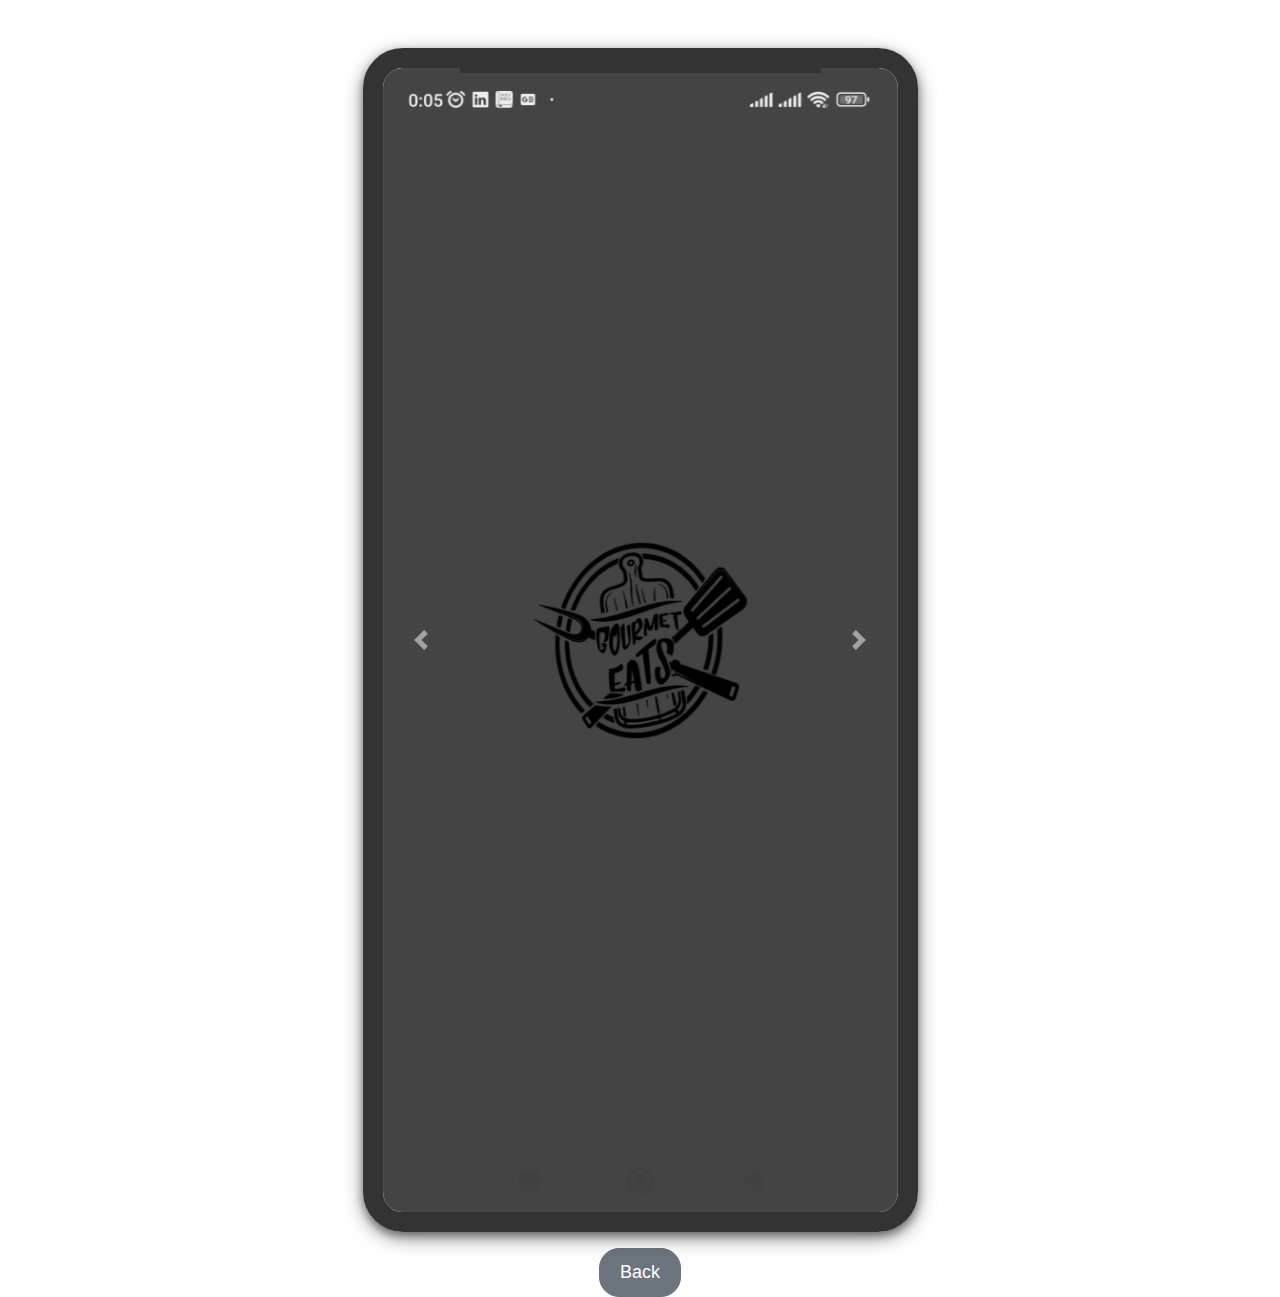
<file: projects/gourment.html>
<!DOCTYPE html>
<html lang="en">
<head>
  <meta charset="UTF-8">
  <meta name="viewport" content="width=device-width, initial-scale=1.0">
  <title>Mobile App Carousel</title>
  <!-- Bootstrap CSS -->
  <link rel="stylesheet" href="https://stackpath.bootstrapcdn.com/bootstrap/4.5.2/css/bootstrap.min.css">
  <!-- Font Awesome -->
  <link rel="stylesheet" href="https://cdnjs.cloudflare.com/ajax/libs/font-awesome/5.15.4/css/all.min.css">

  <link rel="stylesheet" href="/assets/css/mobile.css">
</head>
<body>

<div class="container mt-5">
  <div class="mobile-container">
    <div id="carouselExampleIndicators" class="carousel slide" data-ride="carousel">
      <div class="carousel-inner">
        <div class="carousel-item active">
          <img src="/assets/imgs/gourment/g (1).jpg" class="d-block w-100" alt="App Screenshot 1">
        </div>
        <div class="carousel-item">
          <img src="/assets/imgs/gourment/g (2).jpg" class="d-block w-100" alt="App Screenshot 2">
        </div>
        <div class="carousel-item">
          <img src="/assets/imgs/gourment/g (3).jpg" class="d-block w-100" alt="App Screenshot 3">
        </div>
        <div class="carousel-item">
          <img src="/assets/imgs/gourment/g (4).jpg" class="d-block w-100" alt="App Screenshot 4">
        </div>
        <div class="carousel-item">
          <img src="/assets/imgs/gourment/g (5).jpg" class="d-block w-100" alt="App Screenshot 5">
        </div>
        <div class="carousel-item">
          <img src="/assets/imgs/gourment/g (6).jpg" class="d-block w-100" alt="App Screenshot 6">
        </div>
        <div class="carousel-item">
          <img src="/assets/imgs/gourment/g (7).jpg" class="d-block w-100" alt="App Screenshot 7">
        </div>
        <!-- Add more carousel items with additional screenshots -->
      </div>
      <a class="carousel-control-prev" href="#carouselExampleIndicators" role="button" data-slide="prev">
        <span class="carousel-control-prev-icon" aria-hidden="true"></span>
        <span class="sr-only">Previous</span>
      </a>
      <a class="carousel-control-next" href="#carouselExampleIndicators" role="button" data-slide="next">
        <span class="carousel-control-next-icon" aria-hidden="true"></span>
        <span class="sr-only">Next</span>
      </a>
    </div>
  </div>
</div>

<div class="container text-center mt-3">
  <button onclick="goBack()" class="btn btn-secondary back-button ">Back</button>
</div>

<!-- Bootstrap JS -->
<script src="https://code.jquery.com/jquery-3.5.1.slim.min.js"></script>
<script src="https://cdn.jsdelivr.net/npm/@popperjs/core@2.5.4/dist/umd/popper.min.js"></script>
<script src="https://stackpath.bootstrapcdn.com/bootstrap/4.5.2/js/bootstrap.min.js"></script>
<script>
  // Make the carousel circular
  $('#carouselExampleIndicators').on('slide.bs.carousel', function (e) {
    var $e = $(e.relatedTarget);
    var idx = $e.index();
    var itemsPerSlide = 3; // Change this value based on the number of items per slide

    var totalItems = $('.carousel-item').length;

    if (idx >= totalItems - (itemsPerSlide - 1)) {
      var it = itemsPerSlide - (totalItems - idx);
      for (var i = 0; i < it; i++) {
        // Append slides to end
        if (e.direction == "left") {
          $('.carousel-item').eq(i).appendTo('.carousel-inner');
        }
        else {
          $('.carousel-item').eq(0).appendTo('.carousel-inner');
        }
      }
    }
  });

// JavaScript function to go back
  function goBack() {
    window.history.back();
  }

</script>

</body>
</html>
</file>
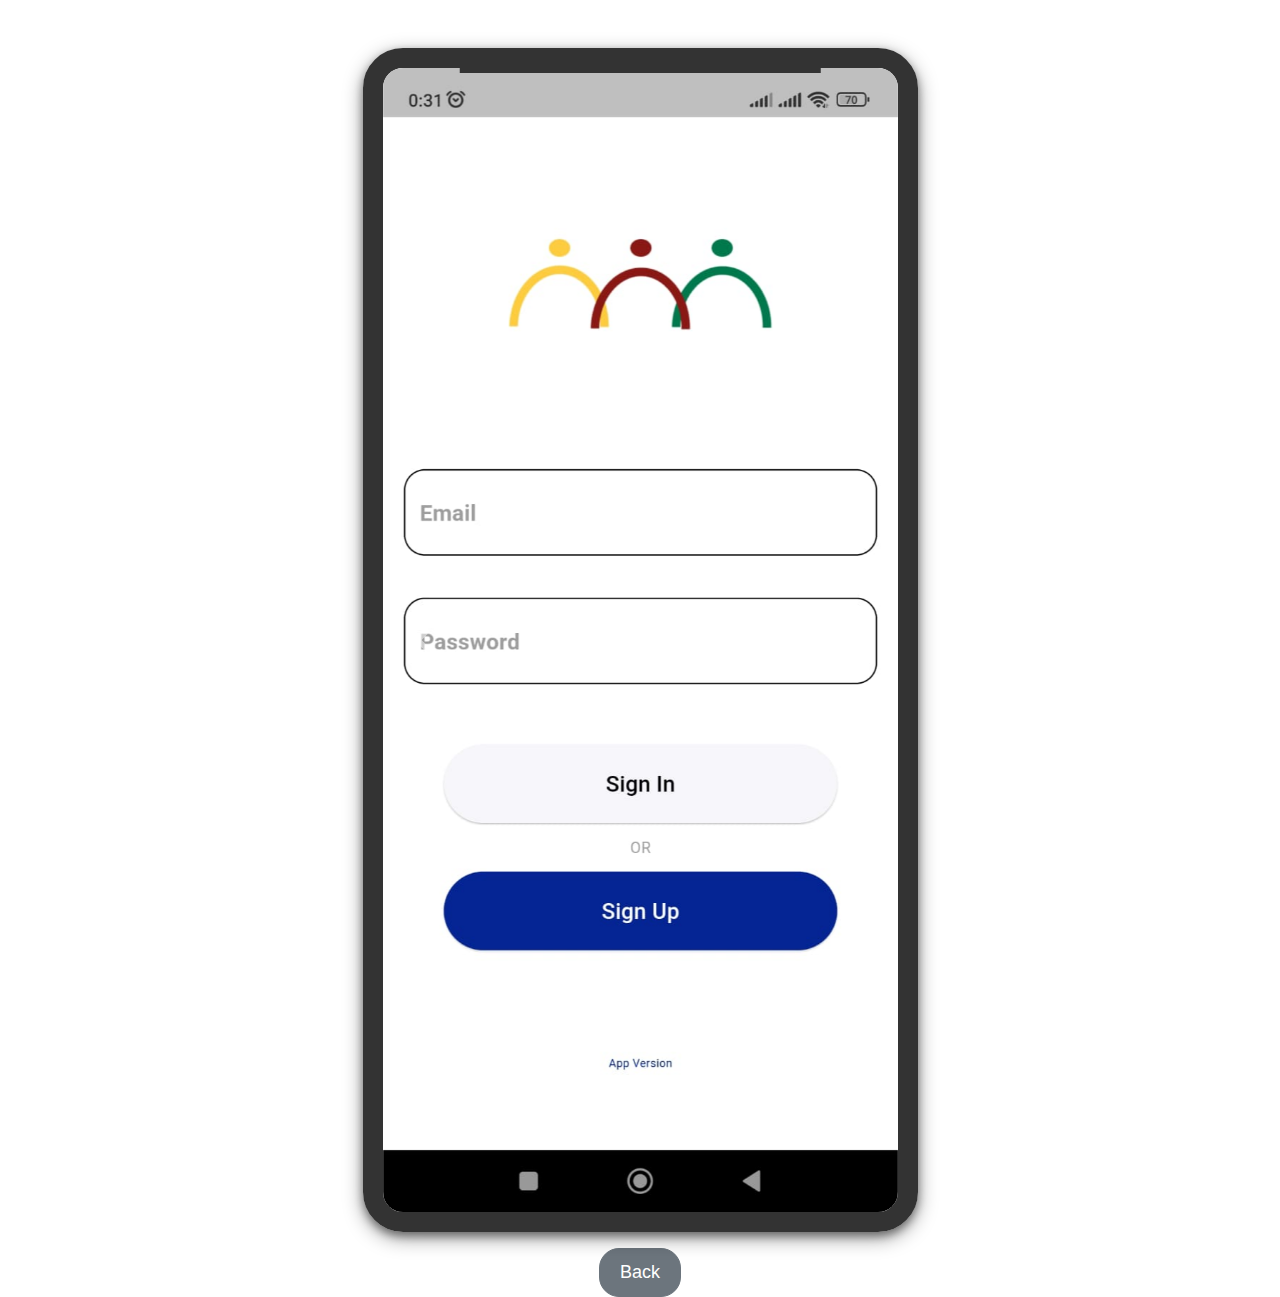
<file: projects/sb365.html>
<!DOCTYPE html>
<html lang="en">
<head>
  <meta charset="UTF-8">
  <meta name="viewport" content="width=device-width, initial-scale=1.0">
  <title>Mobile App Carousel</title>
  <!-- Bootstrap CSS -->
  <link rel="stylesheet" href="https://stackpath.bootstrapcdn.com/bootstrap/4.5.2/css/bootstrap.min.css">
  <!-- Font Awesome -->
  <link rel="stylesheet" href="https://cdnjs.cloudflare.com/ajax/libs/font-awesome/5.15.4/css/all.min.css">

  <link rel="stylesheet" href="/assets/css/mobile.css">
</head>
<body>

<div class="container mt-5">
  <div class="mobile-container">
    <div id="carouselExampleIndicators" class="carousel slide" data-ride="carousel">
      <div class="carousel-inner">
        <div class="carousel-item active">
          <img src="/assets/imgs/sb365/sb (1).jpeg" class="d-block w-100" alt="App Screenshot 1">
        </div>
        <div class="carousel-item">
          <img src="/assets/imgs/sb365/sb (2).jpeg" class="d-block w-100" alt="App Screenshot 2">
        </div>
        <div class="carousel-item">
          <img src="/assets/imgs/sb365/sb (3).jpeg" class="d-block w-100" alt="App Screenshot 3">
        </div>
        <div class="carousel-item">
          <img src="/assets/imgs/sb365/sb (4).jpeg" class="d-block w-100" alt="App Screenshot 4">
        </div>
        <div class="carousel-item">
          <img src="/assets/imgs/sb365/sb (5).jpeg" class="d-block w-100" alt="App Screenshot 5">
        </div>
        <!-- Add more carousel items with additional screenshots -->
      </div>
      <a class="carousel-control-prev" href="#carouselExampleIndicators" role="button" data-slide="prev">
        <span class="carousel-control-prev-icon" aria-hidden="true"></span>
        <span class="sr-only">Previous</span>
      </a>
      <a class="carousel-control-next" href="#carouselExampleIndicators" role="button" data-slide="next">
        <span class="carousel-control-next-icon" aria-hidden="true"></span>
        <span class="sr-only">Next</span>
      </a>
    </div>
  </div>
</div>

<div class="container text-center mt-3">
  <button onclick="goBack()" class="btn btn-secondary back-button ">Back</button>
</div>

<!-- Bootstrap JS -->
<script src="https://code.jquery.com/jquery-3.5.1.slim.min.js"></script>
<script src="https://cdn.jsdelivr.net/npm/@popperjs/core@2.5.4/dist/umd/popper.min.js"></script>
<script src="https://stackpath.bootstrapcdn.com/bootstrap/4.5.2/js/bootstrap.min.js"></script>
<script>
  // Make the carousel circular
  $('#carouselExampleIndicators').on('slide.bs.carousel', function (e) {
    var $e = $(e.relatedTarget);
    var idx = $e.index();
    var itemsPerSlide = 3; // Change this value based on the number of items per slide

    var totalItems = $('.carousel-item').length;

    if (idx >= totalItems - (itemsPerSlide - 1)) {
      var it = itemsPerSlide - (totalItems - idx);
      for (var i = 0; i < it; i++) {
        // Append slides to end
        if (e.direction == "left") {
          $('.carousel-item').eq(i).appendTo('.carousel-inner');
        }
        else {
          $('.carousel-item').eq(0).appendTo('.carousel-inner');
        }
      }
    }
  });

// JavaScript function to go back
  function goBack() {
    window.history.back();
  }

</script>

</body>
</html>
</file>
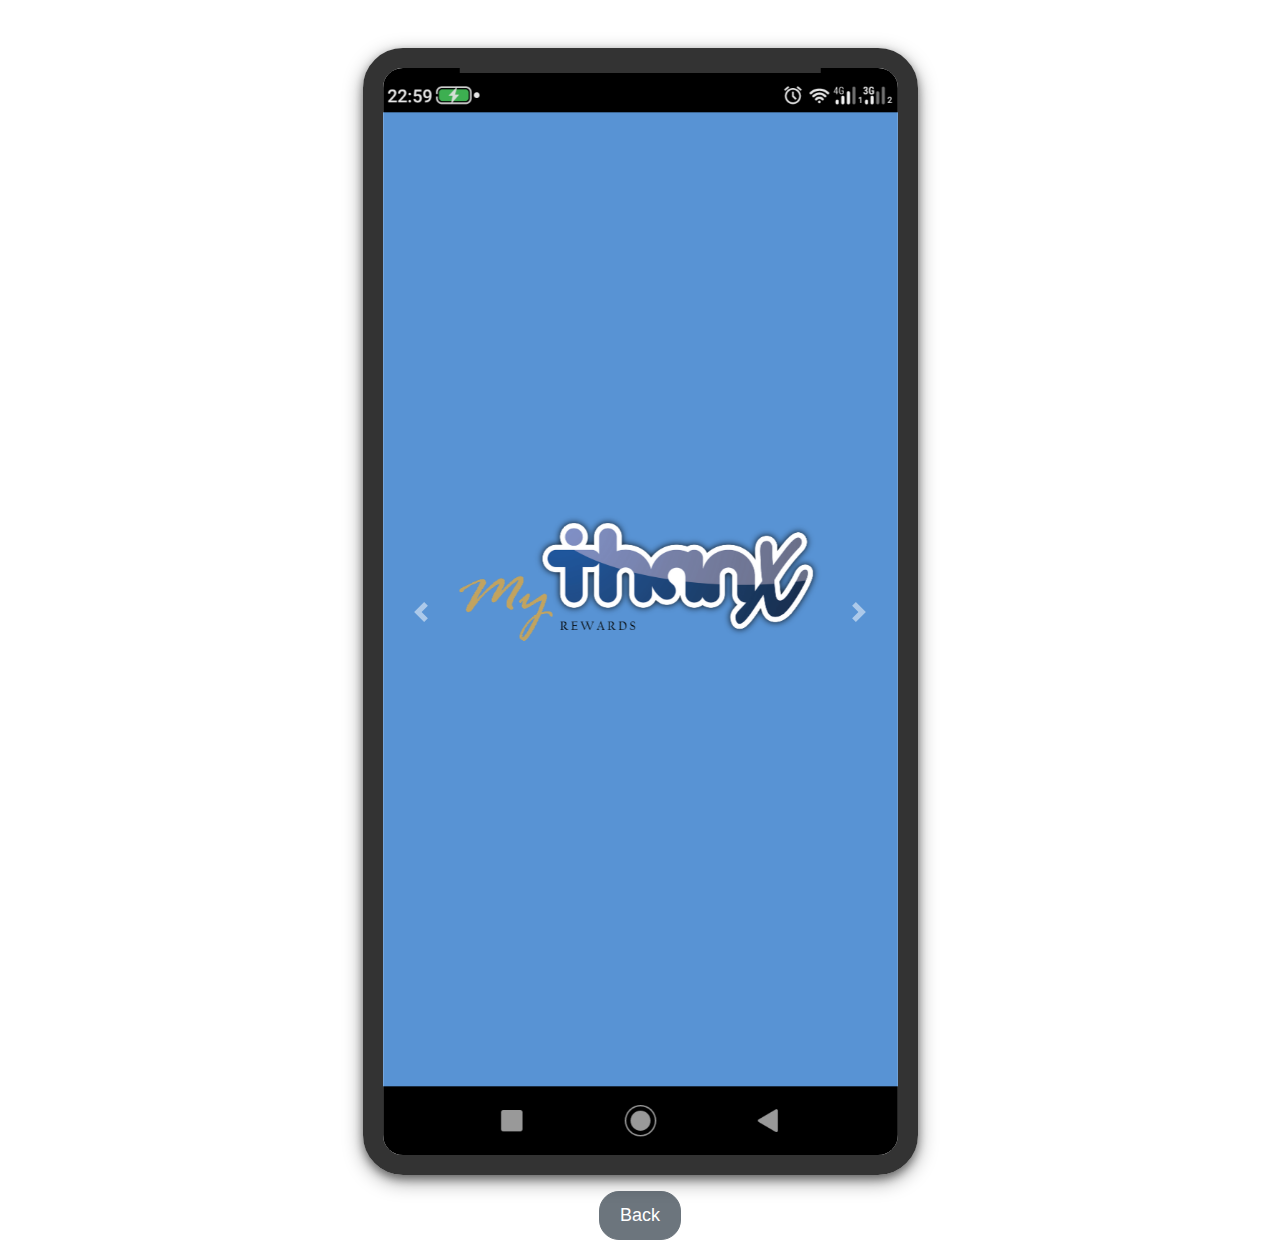
<file: projects/thanks.html>
<!DOCTYPE html>
<html lang="en">
<head>
  <meta charset="UTF-8">
  <meta name="viewport" content="width=device-width, initial-scale=1.0">
  <title>Mobile App Carousel</title>
  <!-- Bootstrap CSS -->
  <link rel="stylesheet" href="https://stackpath.bootstrapcdn.com/bootstrap/4.5.2/css/bootstrap.min.css">
  <!-- Font Awesome -->
  <link rel="stylesheet" href="https://cdnjs.cloudflare.com/ajax/libs/font-awesome/5.15.4/css/all.min.css">
  
  <link rel="stylesheet" href="/assets/css/mobile.css">
</head>
<body>

<div class="container mt-5">
  <div class="mobile-container">
    <div id="carouselExampleIndicators" class="carousel slide" data-ride="carousel">
      <div class="carousel-inner">
        <div class="carousel-item active">
          <img src="/assets/imgs/thanx/thanks (1).png" class="d-block w-100" alt="App Screenshot 1">
        </div>
        <div class="carousel-item">
          <img src="/assets/imgs/thanx/thanks (2).png" class="d-block w-100" alt="App Screenshot 2">
        </div>
        <div class="carousel-item">
          <img src="/assets/imgs/thanx/thanks (3).jpg" class="d-block w-100" alt="App Screenshot 3">
        </div>
        <div class="carousel-item">
          <img src="/assets/imgs/thanx/thanks (4).jpg" class="d-block w-100" alt="App Screenshot 4">
        </div>
        <div class="carousel-item">
          <img src="/assets/imgs/thanx/thanks (5).jpg" class="d-block w-100" alt="App Screenshot 5">
        </div>
        <div class="carousel-item">
          <img src="/assets/imgs/thanx/thanks (6).jpg" class="d-block w-100" alt="App Screenshot 6">
        </div>
        <div class="carousel-item">
          <img src="/assets/imgs/thanx/thanks (7).jpg" class="d-block w-100" alt="App Screenshot 7">
        </div>
        <!-- Add more carousel items with additional screenshots -->
      </div>
      <a class="carousel-control-prev" href="#carouselExampleIndicators" role="button" data-slide="prev">
        <span class="carousel-control-prev-icon" aria-hidden="true"></span>
        <span class="sr-only">Previous</span>
      </a>
      <a class="carousel-control-next" href="#carouselExampleIndicators" role="button" data-slide="next">
        <span class="carousel-control-next-icon" aria-hidden="true"></span>
        <span class="sr-only">Next</span>
      </a>
    </div>
  </div>
</div>

<div class="container text-center mt-3">
  <button onclick="goBack()" class="btn btn-secondary back-button ">Back</button>
</div>

<!-- Bootstrap JS -->
<script src="https://code.jquery.com/jquery-3.5.1.slim.min.js"></script>
<script src="https://cdn.jsdelivr.net/npm/@popperjs/core@2.5.4/dist/umd/popper.min.js"></script>
<script src="https://stackpath.bootstrapcdn.com/bootstrap/4.5.2/js/bootstrap.min.js"></script>
<script>
  // Make the carousel circular
  $('#carouselExampleIndicators').on('slide.bs.carousel', function (e) {
    var $e = $(e.relatedTarget);
    var idx = $e.index();
    var itemsPerSlide = 3; // Change this value based on the number of items per slide

    var totalItems = $('.carousel-item').length;

    if (idx >= totalItems - (itemsPerSlide - 1)) {
      var it = itemsPerSlide - (totalItems - idx);
      for (var i = 0; i < it; i++) {
        // Append slides to end
        if (e.direction == "left") {
          $('.carousel-item').eq(i).appendTo('.carousel-inner');
        }
        else {
          $('.carousel-item').eq(0).appendTo('.carousel-inner');
        }
      }
    }
  });

// JavaScript function to go back
  function goBack() {
    window.history.back();
  }

</script>

</body>
</html>
</file>
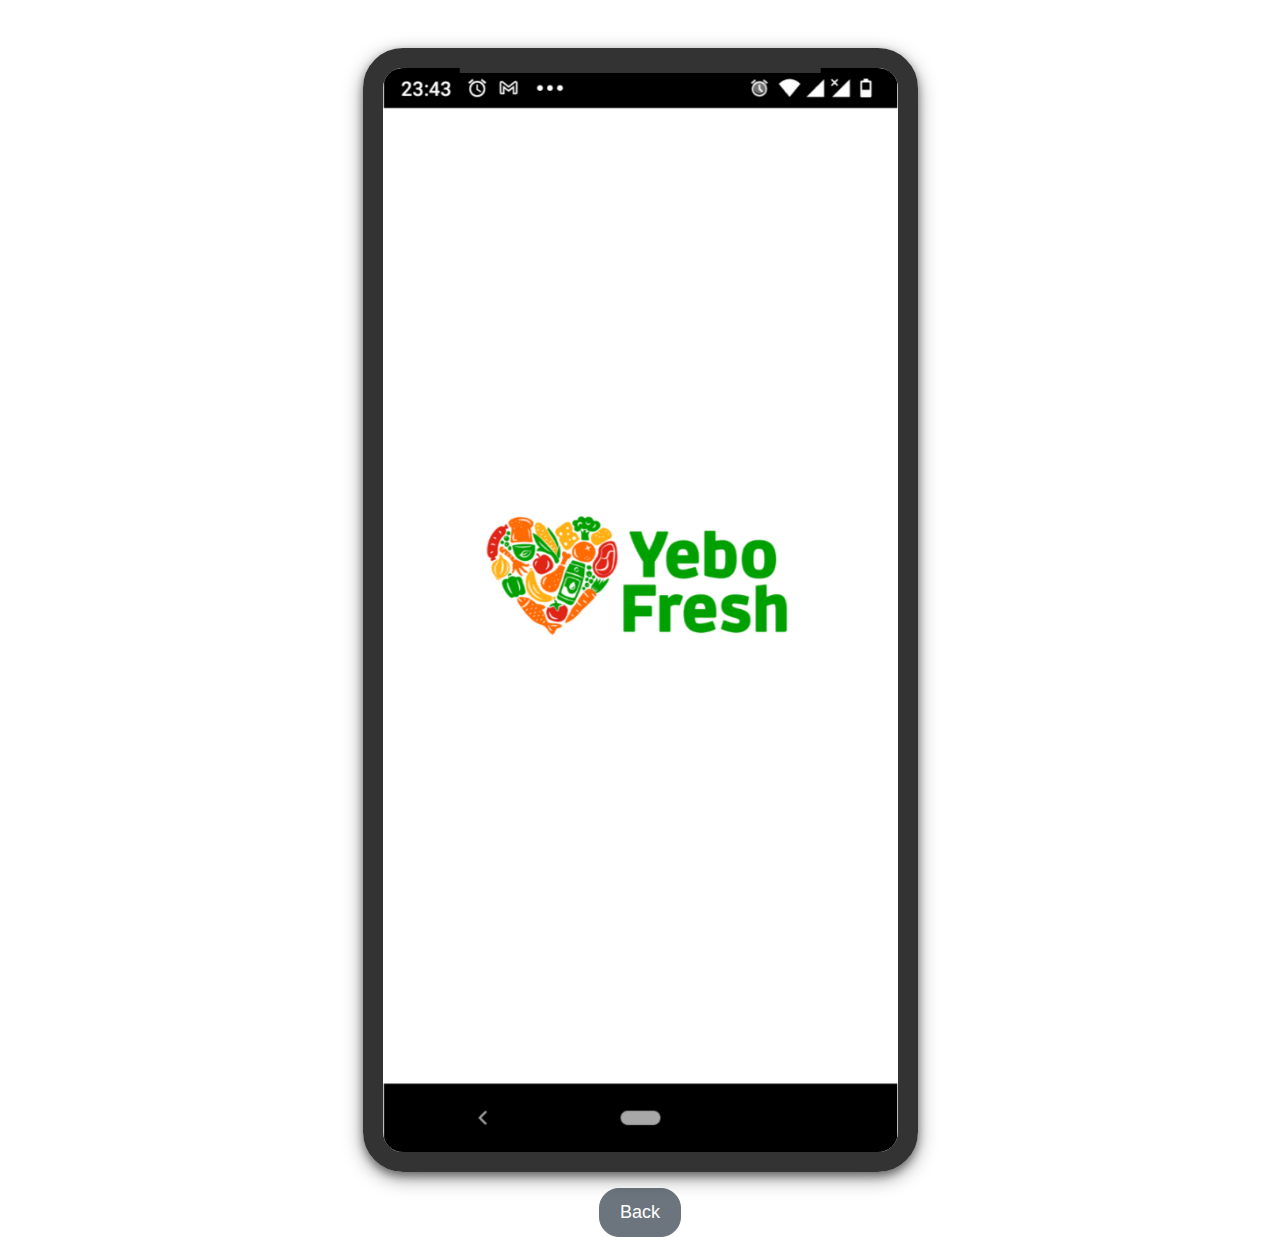
<file: projects/yebo.html>
<!DOCTYPE html>
<html lang="en">
<head>
  <meta charset="UTF-8">
  <meta name="viewport" content="width=device-width, initial-scale=1.0">
  <title>Mobile App Carousel</title>
  <!-- Bootstrap CSS -->
  <link rel="stylesheet" href="https://stackpath.bootstrapcdn.com/bootstrap/4.5.2/css/bootstrap.min.css">
  <!-- Font Awesome -->
  <link rel="stylesheet" href="https://cdnjs.cloudflare.com/ajax/libs/font-awesome/5.15.4/css/all.min.css">
  
  <link rel="stylesheet" href="/assets/css/mobile.css">
</head>
<body>

<div class="container mt-5">
  <div class="mobile-container">
    <div id="carouselExampleIndicators" class="carousel slide" data-ride="carousel">
      <div class="carousel-inner">
        <div class="carousel-item active">
          <img src="/assets/imgs/yebo/y (1).png" class="d-block w-100" alt="App Screenshot 1">
        </div>
        <div class="carousel-item">
          <img src="/assets/imgs/yebo/y (2).png" class="d-block w-100" alt="App Screenshot 2">
        </div>
        <div class="carousel-item">
          <img src="/assets/imgs/yebo/y (3).png" class="d-block w-100" alt="App Screenshot 3">
        </div>
        <div class="carousel-item">
          <img src="/assets/imgs/yebo/y (4).png" class="d-block w-100" alt="App Screenshot 4">
        </div>
        <div class="carousel-item">
          <img src="/assets/imgs/yebo/y (5).png" class="d-block w-100" alt="App Screenshot 5">
        </div>
        <div class="carousel-item">
          <img src="/assets/imgs/yebo/y (6).png" class="d-block w-100" alt="App Screenshot 6">
        </div>
        <div class="carousel-item">
          <img src="/assets/imgs/yebo/y (7).png" class="d-block w-100" alt="App Screenshot 7">
        </div>
        <div class="carousel-item">
          <img src="/assets/imgs/yebo/y (8).png" class="d-block w-100" alt="App Screenshot 8">
        </div>
        <div class="carousel-item">
          <img src="/assets/imgs/yebo/y (9).png" class="d-block w-100" alt="App Screenshot 9">
        </div>
        <div class="carousel-item">
          <img src="/assets/imgs/yebo/y (10).png" class="d-block w-100" alt="App Screenshot 10">
        </div>
        <div class="carousel-item">
          <img src="/assets/imgs/yebo/y (11).jpeg" class="d-block w-100" alt="App Screenshot 11">
        </div>
        <div class="carousel-item">
          <img src="/assets/imgs/yebo/y (12).png" class="d-block w-100" alt="App Screenshot 12">
        </div>
        <div class="carousel-item">
          <img src="/assets/imgs/yebo/y (13).png" class="d-block w-100" alt="App Screenshot 13">
        </div>
        <div class="carousel-item">
          <img src="/assets/imgs/yebo/y (14).png" class="d-block w-100" alt="App Screenshot 14">
        </div>
        <div class="carousel-item">
          <img src="/assets/imgs/yebo/y (16).png" class="d-block w-100" alt="App Screenshot 15">
        </div>
        <!-- Add more carousel items with additional screenshots -->
      </div>
      <a class="carousel-control-prev" href="#carouselExampleIndicators" role="button" data-slide="prev">
        <span class="carousel-control-prev-icon" aria-hidden="true"></span>
        <span class="sr-only">Previous</span>
      </a>
      <a class="carousel-control-next" href="#carouselExampleIndicators" role="button" data-slide="next">
        <span class="carousel-control-next-icon" aria-hidden="true"></span>
        <span class="sr-only">Next</span>
      </a>
    </div>
  </div>
</div>

<div class="container text-center mt-3">
  <button onclick="goBack()" class="btn btn-secondary back-button ">Back</button>
</div>

<!-- Bootstrap JS -->
<script src="https://code.jquery.com/jquery-3.5.1.slim.min.js"></script>
<script src="https://cdn.jsdelivr.net/npm/@popperjs/core@2.5.4/dist/umd/popper.min.js"></script>
<script src="https://stackpath.bootstrapcdn.com/bootstrap/4.5.2/js/bootstrap.min.js"></script>
<script>
  // Make the carousel circular
  $('#carouselExampleIndicators').on('slide.bs.carousel', function (e) {
    var $e = $(e.relatedTarget);
    var idx = $e.index();
    var itemsPerSlide = 3; // Change this value based on the number of items per slide

    var totalItems = $('.carousel-item').length;

    if (idx >= totalItems - (itemsPerSlide - 1)) {
      var it = itemsPerSlide - (totalItems - idx);
      for (var i = 0; i < it; i++) {
        // Append slides to end
        if (e.direction == "left") {
          $('.carousel-item').eq(i).appendTo('.carousel-inner');
        }
        else {
          $('.carousel-item').eq(0).appendTo('.carousel-inner');
        }
      }
    }
  });

// JavaScript function to go back
  function goBack() {
    window.history.back();
  }

</script>

</body>
</html>
</file>
<file: assets/vendors/themify-icons/css/themify-icons.css>
@font-face {
	font-family: 'themify';
	src:url("../fonts/themify.eot?-fvbane");
	src:url("../fonts/themify.eot?#iefix-fvbane") format("embedded-opentype"),
		url("../fonts/themify.woff?-fvbane") format("woff"),
		url("../fonts/themify.ttf?-fvbane") format("truetype"),
		url("../fonts/themify.svg?-fvbane#themify") format("svg");
	font-weight: normal;
	font-style: normal;
}

[class^="ti-"], [class*=" ti-"] {
	font-family: 'themify';
	speak: none;
	font-style: normal;
	font-weight: normal;
	font-variant: normal;
	text-transform: none;
	line-height: 1;

	/* Better Font Rendering =========== */
	-webkit-font-smoothing: antialiased;
	-moz-osx-font-smoothing: grayscale;
}

.ti-wand:before {
	content: "\e600";
}
.ti-volume:before {
	content: "\e601";
}
.ti-user:before {
	content: "\e602";
}
.ti-unlock:before {
	content: "\e603";
}
.ti-unlink:before {
	content: "\e604";
}
.ti-trash:before {
	content: "\e605";
}
.ti-thought:before {
	content: "\e606";
}
.ti-target:before {
	content: "\e607";
}
.ti-tag:before {
	content: "\e608";
}
.ti-tablet:before {
	content: "\e609";
}
.ti-star:before {
	content: "\e60a";
}
.ti-spray:before {
	content: "\e60b";
}
.ti-signal:before {
	content: "\e60c";
}
.ti-shopping-cart:before {
	content: "\e60d";
}
.ti-shopping-cart-full:before {
	content: "\e60e";
}
.ti-settings:before {
	content: "\e60f";
}
.ti-search:before {
	content: "\e610";
}
.ti-zoom-in:before {
	content: "\e611";
}
.ti-zoom-out:before {
	content: "\e612";
}
.ti-cut:before {
	content: "\e613";
}
.ti-ruler:before {
	content: "\e614";
}
.ti-ruler-pencil:before {
	content: "\e615";
}
.ti-ruler-alt:before {
	content: "\e616";
}
.ti-bookmark:before {
	content: "\e617";
}
.ti-bookmark-alt:before {
	content: "\e618";
}
.ti-reload:before {
	content: "\e619";
}
.ti-plus:before {
	content: "\e61a";
}
.ti-pin:before {
	content: "\e61b";
}
.ti-pencil:before {
	content: "\e61c";
}
.ti-pencil-alt:before {
	content: "\e61d";
}
.ti-paint-roller:before {
	content: "\e61e";
}
.ti-paint-bucket:before {
	content: "\e61f";
}
.ti-na:before {
	content: "\e620";
}
.ti-mobile:before {
	content: "\e621";
}
.ti-minus:before {
	content: "\e622";
}
.ti-medall:before {
	content: "\e623";
}
.ti-medall-alt:before {
	content: "\e624";
}
.ti-marker:before {
	content: "\e625";
}
.ti-marker-alt:before {
	content: "\e626";
}
.ti-arrow-up:before {
	content: "\e627";
}
.ti-arrow-right:before {
	content: "\e628";
}
.ti-arrow-left:before {
	content: "\e629";
}
.ti-arrow-down:before {
	content: "\e62a";
}
.ti-lock:before {
	content: "\e62b";
}
.ti-location-arrow:before {
	content: "\e62c";
}
.ti-link:before {
	content: "\e62d";
}
.ti-layout:before {
	content: "\e62e";
}
.ti-layers:before {
	content: "\e62f";
}
.ti-layers-alt:before {
	content: "\e630";
}
.ti-key:before {
	content: "\e631";
}
.ti-import:before {
	content: "\e632";
}
.ti-image:before {
	content: "\e633";
}
.ti-heart:before {
	content: "\e634";
}
.ti-heart-broken:before {
	content: "\e635";
}
.ti-hand-stop:before {
	content: "\e636";
}
.ti-hand-open:before {
	content: "\e637";
}
.ti-hand-drag:before {
	content: "\e638";
}
.ti-folder:before {
	content: "\e639";
}
.ti-flag:before {
	content: "\e63a";
}
.ti-flag-alt:before {
	content: "\e63b";
}
.ti-flag-alt-2:before {
	content: "\e63c";
}
.ti-eye:before {
	content: "\e63d";
}
.ti-export:before {
	content: "\e63e";
}
.ti-exchange-vertical:before {
	content: "\e63f";
}
.ti-desktop:before {
	content: "\e640";
}
.ti-cup:before {
	content: "\e641";
}
.ti-crown:before {
	content: "\e642";
}
.ti-comments:before {
	content: "\e643";
}
.ti-comment:before {
	content: "\e644";
}
.ti-comment-alt:before {
	content: "\e645";
}
.ti-close:before {
	content: "\e646";
}
.ti-clip:before {
	content: "\e647";
}
.ti-angle-up:before {
	content: "\e648";
}
.ti-angle-right:before {
	content: "\e649";
}
.ti-angle-left:before {
	content: "\e64a";
}
.ti-angle-down:before {
	content: "\e64b";
}
.ti-check:before {
	content: "\e64c";
}
.ti-check-box:before {
	content: "\e64d";
}
.ti-camera:before {
	content: "\e64e";
}
.ti-announcement:before {
	content: "\e64f";
}
.ti-brush:before {
	content: "\e650";
}
.ti-briefcase:before {
	content: "\e651";
}
.ti-bolt:before {
	content: "\e652";
}
.ti-bolt-alt:before {
	content: "\e653";
}
.ti-blackboard:before {
	content: "\e654";
}
.ti-bag:before {
	content: "\e655";
}
.ti-move:before {
	content: "\e656";
}
.ti-arrows-vertical:before {
	content: "\e657";
}
.ti-arrows-horizontal:before {
	content: "\e658";
}
.ti-fullscreen:before {
	content: "\e659";
}
.ti-arrow-top-right:before {
	content: "\e65a";
}
.ti-arrow-top-left:before {
	content: "\e65b";
}
.ti-arrow-circle-up:before {
	content: "\e65c";
}
.ti-arrow-circle-right:before {
	content: "\e65d";
}
.ti-arrow-circle-left:before {
	content: "\e65e";
}
.ti-arrow-circle-down:before {
	content: "\e65f";
}
.ti-angle-double-up:before {
	content: "\e660";
}
.ti-angle-double-right:before {
	content: "\e661";
}
.ti-angle-double-left:before {
	content: "\e662";
}
.ti-angle-double-down:before {
	content: "\e663";
}
.ti-zip:before {
	content: "\e664";
}
.ti-world:before {
	content: "\e665";
}
.ti-wheelchair:before {
	content: "\e666";
}
.ti-view-list:before {
	content: "\e667";
}
.ti-view-list-alt:before {
	content: "\e668";
}
.ti-view-grid:before {
	content: "\e669";
}
.ti-uppercase:before {
	content: "\e66a";
}
.ti-upload:before {
	content: "\e66b";
}
.ti-underline:before {
	content: "\e66c";
}
.ti-truck:before {
	content: "\e66d";
}
.ti-timer:before {
	content: "\e66e";
}
.ti-ticket:before {
	content: "\e66f";
}
.ti-thumb-up:before {
	content: "\e670";
}
.ti-thumb-down:before {
	content: "\e671";
}
.ti-text:before {
	content: "\e672";
}
.ti-stats-up:before {
	content: "\e673";
}
.ti-stats-down:before {
	content: "\e674";
}
.ti-split-v:before {
	content: "\e675";
}
.ti-split-h:before {
	content: "\e676";
}
.ti-smallcap:before {
	content: "\e677";
}
.ti-shine:before {
	content: "\e678";
}
.ti-shift-right:before {
	content: "\e679";
}
.ti-shift-left:before {
	content: "\e67a";
}
.ti-shield:before {
	content: "\e67b";
}
.ti-notepad:before {
	content: "\e67c";
}
.ti-server:before {
	content: "\e67d";
}
.ti-quote-right:before {
	content: "\e67e";
}
.ti-quote-left:before {
	content: "\e67f";
}
.ti-pulse:before {
	content: "\e680";
}
.ti-printer:before {
	content: "\e681";
}
.ti-power-off:before {
	content: "\e682";
}
.ti-plug:before {
	content: "\e683";
}
.ti-pie-chart:before {
	content: "\e684";
}
.ti-paragraph:before {
	content: "\e685";
}
.ti-panel:before {
	content: "\e686";
}
.ti-package:before {
	content: "\e687";
}
.ti-music:before {
	content: "\e688";
}
.ti-music-alt:before {
	content: "\e689";
}
.ti-mouse:before {
	content: "\e68a";
}
.ti-mouse-alt:before {
	content: "\e68b";
}
.ti-money:before {
	content: "\e68c";
}
.ti-microphone:before {
	content: "\e68d";
}
.ti-menu:before {
	content: "\e68e";
}
.ti-menu-alt:before {
	content: "\e68f";
}
.ti-map:before {
	content: "\e690";
}
.ti-map-alt:before {
	content: "\e691";
}
.ti-loop:before {
	content: "\e692";
}
.ti-location-pin:before {
	content: "\e693";
}
.ti-list:before {
	content: "\e694";
}
.ti-light-bulb:before {
	content: "\e695";
}
.ti-Italic:before {
	content: "\e696";
}
.ti-info:before {
	content: "\e697";
}
.ti-infinite:before {
	content: "\e698";
}
.ti-id-badge:before {
	content: "\e699";
}
.ti-hummer:before {
	content: "\e69a";
}
.ti-home:before {
	content: "\e69b";
}
.ti-help:before {
	content: "\e69c";
}
.ti-headphone:before {
	content: "\e69d";
}
.ti-harddrives:before {
	content: "\e69e";
}
.ti-harddrive:before {
	content: "\e69f";
}
.ti-gift:before {
	content: "\e6a0";
}
.ti-game:before {
	content: "\e6a1";
}
.ti-filter:before {
	content: "\e6a2";
}
.ti-files:before {
	content: "\e6a3";
}
.ti-file:before {
	content: "\e6a4";
}
.ti-eraser:before {
	content: "\e6a5";
}
.ti-envelope:before {
	content: "\e6a6";
}
.ti-download:before {
	content: "\e6a7";
}
.ti-direction:before {
	content: "\e6a8";
}
.ti-direction-alt:before {
	content: "\e6a9";
}
.ti-dashboard:before {
	content: "\e6aa";
}
.ti-control-stop:before {
	content: "\e6ab";
}
.ti-control-shuffle:before {
	content: "\e6ac";
}
.ti-control-play:before {
	content: "\e6ad";
}
.ti-control-pause:before {
	content: "\e6ae";
}
.ti-control-forward:before {
	content: "\e6af";
}
.ti-control-backward:before {
	content: "\e6b0";
}
.ti-cloud:before {
	content: "\e6b1";
}
.ti-cloud-up:before {
	content: "\e6b2";
}
.ti-cloud-down:before {
	content: "\e6b3";
}
.ti-clipboard:before {
	content: "\e6b4";
}
.ti-car:before {
	content: "\e6b5";
}
.ti-calendar:before {
	content: "\e6b6";
}
.ti-book:before {
	content: "\e6b7";
}
.ti-bell:before {
	content: "\e6b8";
}
.ti-basketball:before {
	content: "\e6b9";
}
.ti-bar-chart:before {
	content: "\e6ba";
}
.ti-bar-chart-alt:before {
	content: "\e6bb";
}
.ti-back-right:before {
	content: "\e6bc";
}
.ti-back-left:before {
	content: "\e6bd";
}
.ti-arrows-corner:before {
	content: "\e6be";
}
.ti-archive:before {
	content: "\e6bf";
}
.ti-anchor:before {
	content: "\e6c0";
}
.ti-align-right:before {
	content: "\e6c1";
}
.ti-align-left:before {
	content: "\e6c2";
}
.ti-align-justify:before {
	content: "\e6c3";
}
.ti-align-center:before {
	content: "\e6c4";
}
.ti-alert:before {
	content: "\e6c5";
}
.ti-alarm-clock:before {
	content: "\e6c6";
}
.ti-agenda:before {
	content: "\e6c7";
}
.ti-write:before {
	content: "\e6c8";
}
.ti-window:before {
	content: "\e6c9";
}
.ti-widgetized:before {
	content: "\e6ca";
}
.ti-widget:before {
	content: "\e6cb";
}
.ti-widget-alt:before {
	content: "\e6cc";
}
.ti-wallet:before {
	content: "\e6cd";
}
.ti-video-clapper:before {
	content: "\e6ce";
}
.ti-video-camera:before {
	content: "\e6cf";
}
.ti-vector:before {
	content: "\e6d0";
}
.ti-themify-logo:before {
	content: "\e6d1";
}
.ti-themify-favicon:before {
	content: "\e6d2";
}
.ti-themify-favicon-alt:before {
	content: "\e6d3";
}
.ti-support:before {
	content: "\e6d4";
}
.ti-stamp:before {
	content: "\e6d5";
}
.ti-split-v-alt:before {
	content: "\e6d6";
}
.ti-slice:before {
	content: "\e6d7";
}
.ti-shortcode:before {
	content: "\e6d8";
}
.ti-shift-right-alt:before {
	content: "\e6d9";
}
.ti-shift-left-alt:before {
	content: "\e6da";
}
.ti-ruler-alt-2:before {
	content: "\e6db";
}
.ti-receipt:before {
	content: "\e6dc";
}
.ti-pin2:before {
	content: "\e6dd";
}
.ti-pin-alt:before {
	content: "\e6de";
}
.ti-pencil-alt2:before {
	content: "\e6df";
}
.ti-palette:before {
	content: "\e6e0";
}
.ti-more:before {
	content: "\e6e1";
}
.ti-more-alt:before {
	content: "\e6e2";
}
.ti-microphone-alt:before {
	content: "\e6e3";
}
.ti-magnet:before {
	content: "\e6e4";
}
.ti-line-double:before {
	content: "\e6e5";
}
.ti-line-dotted:before {
	content: "\e6e6";
}
.ti-line-dashed:before {
	content: "\e6e7";
}
.ti-layout-width-full:before {
	content: "\e6e8";
}
.ti-layout-width-default:before {
	content: "\e6e9";
}
.ti-layout-width-default-alt:before {
	content: "\e6ea";
}
.ti-layout-tab:before {
	content: "\e6eb";
}
.ti-layout-tab-window:before {
	content: "\e6ec";
}
.ti-layout-tab-v:before {
	content: "\e6ed";
}
.ti-layout-tab-min:before {
	content: "\e6ee";
}
.ti-layout-slider:before {
	content: "\e6ef";
}
.ti-layout-slider-alt:before {
	content: "\e6f0";
}
.ti-layout-sidebar-right:before {
	content: "\e6f1";
}
.ti-layout-sidebar-none:before {
	content: "\e6f2";
}
.ti-layout-sidebar-left:before {
	content: "\e6f3";
}
.ti-layout-placeholder:before {
	content: "\e6f4";
}
.ti-layout-menu:before {
	content: "\e6f5";
}
.ti-layout-menu-v:before {
	content: "\e6f6";
}
.ti-layout-menu-separated:before {
	content: "\e6f7";
}
.ti-layout-menu-full:before {
	content: "\e6f8";
}
.ti-layout-media-right-alt:before {
	content: "\e6f9";
}
.ti-layout-media-right:before {
	content: "\e6fa";
}
.ti-layout-media-overlay:before {
	content: "\e6fb";
}
.ti-layout-media-overlay-alt:before {
	content: "\e6fc";
}
.ti-layout-media-overlay-alt-2:before {
	content: "\e6fd";
}
.ti-layout-media-left-alt:before {
	content: "\e6fe";
}
.ti-layout-media-left:before {
	content: "\e6ff";
}
.ti-layout-media-center-alt:before {
	content: "\e700";
}
.ti-layout-media-center:before {
	content: "\e701";
}
.ti-layout-list-thumb:before {
	content: "\e702";
}
.ti-layout-list-thumb-alt:before {
	content: "\e703";
}
.ti-layout-list-post:before {
	content: "\e704";
}
.ti-layout-list-large-image:before {
	content: "\e705";
}
.ti-layout-line-solid:before {
	content: "\e706";
}
.ti-layout-grid4:before {
	content: "\e707";
}
.ti-layout-grid3:before {
	content: "\e708";
}
.ti-layout-grid2:before {
	content: "\e709";
}
.ti-layout-grid2-thumb:before {
	content: "\e70a";
}
.ti-layout-cta-right:before {
	content: "\e70b";
}
.ti-layout-cta-left:before {
	content: "\e70c";
}
.ti-layout-cta-center:before {
	content: "\e70d";
}
.ti-layout-cta-btn-right:before {
	content: "\e70e";
}
.ti-layout-cta-btn-left:before {
	content: "\e70f";
}
.ti-layout-column4:before {
	content: "\e710";
}
.ti-layout-column3:before {
	content: "\e711";
}
.ti-layout-column2:before {
	content: "\e712";
}
.ti-layout-accordion-separated:before {
	content: "\e713";
}
.ti-layout-accordion-merged:before {
	content: "\e714";
}
.ti-layout-accordion-list:before {
	content: "\e715";
}
.ti-ink-pen:before {
	content: "\e716";
}
.ti-info-alt:before {
	content: "\e717";
}
.ti-help-alt:before {
	content: "\e718";
}
.ti-headphone-alt:before {
	content: "\e719";
}
.ti-hand-point-up:before {
	content: "\e71a";
}
.ti-hand-point-right:before {
	content: "\e71b";
}
.ti-hand-point-left:before {
	content: "\e71c";
}
.ti-hand-point-down:before {
	content: "\e71d";
}
.ti-gallery:before {
	content: "\e71e";
}
.ti-face-smile:before {
	content: "\e71f";
}
.ti-face-sad:before {
	content: "\e720";
}
.ti-credit-card:before {
	content: "\e721";
}
.ti-control-skip-forward:before {
	content: "\e722";
}
.ti-control-skip-backward:before {
	content: "\e723";
}
.ti-control-record:before {
	content: "\e724";
}
.ti-control-eject:before {
	content: "\e725";
}
.ti-comments-smiley:before {
	content: "\e726";
}
.ti-brush-alt:before {
	content: "\e727";
}
.ti-youtube:before {
	content: "\e728";
}
.ti-vimeo:before {
	content: "\e729";
}
.ti-twitter:before {
	content: "\e72a";
}
.ti-time:before {
	content: "\e72b";
}
.ti-tumblr:before {
	content: "\e72c";
}
.ti-skype:before {
	content: "\e72d";
}
.ti-share:before {
	content: "\e72e";
}
.ti-share-alt:before {
	content: "\e72f";
}
.ti-rocket:before {
	content: "\e730";
}
.ti-pinterest:before {
	content: "\e731";
}
.ti-new-window:before {
	content: "\e732";
}
.ti-microsoft:before {
	content: "\e733";
}
.ti-list-ol:before {
	content: "\e734";
}
.ti-linkedin:before {
	content: "\e735";
}
.ti-layout-sidebar-2:before {
	content: "\e736";
}
.ti-layout-grid4-alt:before {
	content: "\e737";
}
.ti-layout-grid3-alt:before {
	content: "\e738";
}
.ti-layout-grid2-alt:before {
	content: "\e739";
}
.ti-layout-column4-alt:before {
	content: "\e73a";
}
.ti-layout-column3-alt:before {
	content: "\e73b";
}
.ti-layout-column2-alt:before {
	content: "\e73c";
}
.ti-instagram:before {
	content: "\e73d";
}
.ti-google:before {
	content: "\e73e";
}
.ti-github:before {
	content: "\e73f";
}
.ti-flickr:before {
	content: "\e740";
}
.ti-facebook:before {
	content: "\e741";
}
.ti-dropbox:before {
	content: "\e742";
}
.ti-dribbble:before {
	content: "\e743";
}
.ti-apple:before {
	content: "\e744";
}
.ti-android:before {
	content: "\e745";
}
.ti-save:before {
	content: "\e746";
}
.ti-save-alt:before {
	content: "\e747";
}
.ti-yahoo:before {
	content: "\e748";
}
.ti-wordpress:before {
	content: "\e749";
}
.ti-vimeo-alt:before {
	content: "\e74a";
}
.ti-twitter-alt:before {
	content: "\e74b";
}
.ti-tumblr-alt:before {
	content: "\e74c";
}
.ti-trello:before {
	content: "\e74d";
}
.ti-stack-overflow:before {
	content: "\e74e";
}
.ti-soundcloud:before {
	content: "\e74f";
}
.ti-sharethis:before {
	content: "\e750";
}
.ti-sharethis-alt:before {
	content: "\e751";
}
.ti-reddit:before {
	content: "\e752";
}
.ti-pinterest-alt:before {
	content: "\e753";
}
.ti-microsoft-alt:before {
	content: "\e754";
}
.ti-linux:before {
	content: "\e755";
}
.ti-jsfiddle:before {
	content: "\e756";
}
.ti-joomla:before {
	content: "\e757";
}
.ti-html5:before {
	content: "\e758";
}
.ti-flickr-alt:before {
	content: "\e759";
}
.ti-email:before {
	content: "\e75a";
}
.ti-drupal:before {
	content: "\e75b";
}
.ti-dropbox-alt:before {
	content: "\e75c";
}
.ti-css3:before {
	content: "\e75d";
}
.ti-rss:before {
	content: "\e75e";
}
.ti-rss-alt:before {
	content: "\e75f";
}
</file>
<file: assets/css/meyawo.css>
@charset "UTF-8";
/*!
=========================================================
* Meyawo Landing page
=========================================================

* Copyright: 2019 DevCRUD (https://devcrud.com)
* Licensed: (https://devcrud.com/licenses)
* Coded by www.devcrud.com

=========================================================

* The above copyright notice and this permission notice shall be included in all copies or substantial portions of the Software.
*/
@import url("https://fonts.googleapis.com/css?family=Baloo+Paaji|Open+Sans:300,300i,400,400i,600,600i,700,700i");
:root {
  --blue: #1e549f;
  --indigo: #695aa6;
  --purple: #6f42c1;
  --pink: #e83e8c;
  --red: #ec185d;
  --orange: #ff6d02;
  --yellow: #ffc107;
  --green: #1bb74f;
  --teal: #20c997;
  --cyan: #17a2b8;
  --white: #fff;
  --gray: #6c757d;
  --gray-dark: #393e46;
  --primary: #0077c0;
  --secondary: #393e46;
  --success: #1bb74f;
  --info: #17a2b8;
  --warning: #ff6d02;
  --danger: #ec185d;
  --light: #f8f9fa;
  --dark: #212529;
  --breakpoint-xs: 0;
  --breakpoint-sm: 576px;
  --breakpoint-md: 768px;
  --breakpoint-lg: 992px;
  --breakpoint-xl: 1200px;
  --font-family-sans-serif: "Open Sans", sans-serif;
  --font-family-monospace: SFMono-Regular, Menlo, Monaco, Consolas, "Liberation Mono", "Courier New", monospace;
}

*,
*::before,
*::after {
  box-sizing: border-box;
}
#0077c0
html {
  font-family: sans-serif;
  line-height: 1.15;
  -webkit-text-size-adjust: 100%;
  -webkit-tap-highlight-color: rgba(0, 0, 0, 0);
}

article, aside, figcaption, figure, footer, header, hgroup, main, nav, section {
  display: block;
}

body {
  margin: 0;
  font-family: "Open Sans", sans-serif;
  font-size: 1rem;
  font-weight: 400;
  line-height: 1.5;
  color: #212529;
  text-align: left;
  background-color: #fff;
}

[tabindex="-1"]:focus {
  outline: 0 !important;
}

hr {
  box-sizing: content-box;
  height: 0;
  overflow: visible;
}

h1, h2, h3, h4, h5, h6 {
  margin-top: 0;
  margin-bottom: 0.5rem;
}

p {
  margin-top: 0;
  margin-bottom: 1rem;
}

abbr[title],
abbr[data-original-title] {
  text-decoration: underline;
  -webkit-text-decoration: underline dotted;
          text-decoration: underline dotted;
  cursor: help;
  border-bottom: 0;
  -webkit-text-decoration-skip-ink: none;
          text-decoration-skip-ink: none;
}

address {
  margin-bottom: 1rem;
  font-style: normal;
  line-height: inherit;
}

ol,
ul,
dl {
  margin-top: 0;
  margin-bottom: 1rem;
}

ol ol,
ul ul,
ol ul,
ul ol {
  margin-bottom: 0;
}

dt {
  font-weight: 700;
}

dd {
  margin-bottom: .5rem;
  margin-left: 0;
}

blockquote {
  margin: 0 0 1rem;
}

b,
strong {
  font-weight: bolder;
}

small {
  font-size: 80%;
}

sub,
sup {
  position: relative;
  font-size: 75%;
  line-height: 0;
  vertical-align: baseline;
}

sub {
  bottom: -.25em;
}

sup {
  top: -.5em;
}

a {
  color: #0077c0;
  text-decoration: none;
  background-color: transparent;
}

a:hover {
  color: #493f75;
  text-decoration: none;
}

a:not([href]):not([tabindex]) {
  color: inherit;
  text-decoration: none;
}

a:not([href]):not([tabindex]):hover, a:not([href]):not([tabindex]):focus {
  color: inherit;
  text-decoration: none;
}

a:not([href]):not([tabindex]):focus {
  outline: 0;
}

pre,
code,
kbd,
samp {
  font-family: SFMono-Regular, Menlo, Monaco, Consolas, "Liberation Mono", "Courier New", monospace;
  font-size: 1em;
}

pre {
  margin-top: 0;
  margin-bottom: 1rem;
  overflow: auto;
}

figure {
  margin: 0 0 1rem;
}

img {
  vertical-align: middle;
  border-style: none;
}

svg {
  overflow: hidden;
  vertical-align: middle;
}

table {
  border-collapse: collapse;
}

caption {
  padding-top: 0.75rem;
  padding-bottom: 0.75rem;
  color: #6c757d;
  text-align: left;
  caption-side: bottom;
}

th {
  text-align: inherit;
}

label {
  display: inline-block;
  margin-bottom: 0.5rem;
}

button {
  border-radius: 0;
}

button:focus {
  outline: 1px dotted;
  outline: 5px auto -webkit-focus-ring-color;
}

input,
button,
select,
optgroup,
textarea {
  margin: 0;
  font-family: inherit;
  font-size: inherit;
  line-height: inherit;
}

button,
input {
  overflow: visible;
}

button,
select {
  text-transform: none;
}

select {
  word-wrap: normal;
}

button,
[type="button"],
[type="reset"],
[type="submit"] {
  -webkit-appearance: button;
}

button:not(:disabled),
[type="button"]:not(:disabled),
[type="reset"]:not(:disabled),
[type="submit"]:not(:disabled) {
  cursor: pointer;
}

button::-moz-focus-inner,
[type="button"]::-moz-focus-inner,
[type="reset"]::-moz-focus-inner,
[type="submit"]::-moz-focus-inner {
  padding: 0;
  border-style: none;
}

input[type="radio"],
input[type="checkbox"] {
  box-sizing: border-box;
  padding: 0;
}

input[type="date"],
input[type="time"],
input[type="datetime-local"],
input[type="month"] {
  -webkit-appearance: listbox;
}

textarea {
  overflow: auto;
  resize: vertical;
}

fieldset {
  min-width: 0;
  padding: 0;
  margin: 0;
  border: 0;
}

legend {
  display: block;
  width: 100%;
  max-width: 100%;
  padding: 0;
  margin-bottom: .5rem;
  font-size: 1.5rem;
  line-height: inherit;
  color: inherit;
  white-space: normal;
}

progress {
  vertical-align: baseline;
}

[type="number"]::-webkit-inner-spin-button,
[type="number"]::-webkit-outer-spin-button {
  height: auto;
}

[type="search"] {
  outline-offset: -2px;
  -webkit-appearance: none;
}

[type="search"]::-webkit-search-decoration {
  -webkit-appearance: none;
}

::-webkit-file-upload-button {
  font: inherit;
  -webkit-appearance: button;
}

output {
  display: inline-block;
}

summary {
  display: list-item;
  cursor: pointer;
}

template {
  display: none;
}

[hidden] {
  display: none !important;
}

h1, h2, h3, h4, h5, h6,
.h1, .h2, .h3, .h4, .h5, .h6 {
  margin-bottom: 0.5rem;
  font-weight: 500;
  line-height: 1.2;
}

h1, .h1 {
  font-size: 2.5rem;
}

h2, .h2 {
  font-size: 2rem;
}

h3, .h3 {
  font-size: 1.75rem;
}

h4, .h4 {
  font-size: 1.5rem;
}

h5, .h5 {
  font-size: 1.25rem;
}

h6, .h6 {
  font-size: 1rem;
}

.lead {
  font-size: 1.25rem;
  font-weight: 300;
}

.display-1 {
  font-size: 6rem;
  font-weight: 300;
  line-height: 1.2;
}

.display-2 {
  font-size: 5.5rem;
  font-weight: 300;
  line-height: 1.2;
}

.display-3 {
  font-size: 4.5rem;
  font-weight: 300;
  line-height: 1.2;
}

.display-4 {
  font-size: 3.5rem;
  font-weight: 300;
  line-height: 1.2;
}

hr {
  margin-top: 1rem;
  margin-bottom: 1rem;
  border: 0;
  border-top: 1px solid rgba(0, 0, 0, 0.1);
}

small,
.small {
  font-size: 80%;
  font-weight: 400;
}

mark,
.mark {
  padding: 0.2em;
  background-color: #fcf8e3;
}

.list-unstyled {
  padding-left: 0;
  list-style: none;
}

.list-inline {
  padding-left: 0;
  list-style: none;
}

.list-inline-item {
  display: inline-block;
}

.list-inline-item:not(:last-child) {
  margin-right: 0.5rem;
}

.initialism {
  font-size: 90%;
  text-transform: uppercase;
}

.blockquote {
  margin-bottom: 1rem;
  font-size: 1.25rem;
}

.blockquote-footer {
  display: block;
  font-size: 80%;
  color: #6c757d;
}

.blockquote-footer::before {
  content: "\2014\00A0";
}

.img-fluid {
  max-width: 100%;
  height: auto;
}

.img-thumbnail {
  padding: 0.25rem;
  background-color: #fff;
  border: 1px solid #dee2e6;
  border-radius: 0.25rem;
  max-width: 100%;
  height: auto;
}

.figure {
  display: inline-block;
}

.figure-img {
  margin-bottom: 0.5rem;
  line-height: 1;
}

.figure-caption {
  font-size: 90%;
  color: #6c757d;
}

code {
  font-size: 87.5%;
  color: #e83e8c;
  word-break: break-word;
}

a > code {
  color: inherit;
}

kbd {
  padding: 0.2rem 0.4rem;
  font-size: 87.5%;
  color: #fff;
  background-color: #212529;
  border-radius: 0.2rem;
}

kbd kbd {
  padding: 0;
  font-size: 100%;
  font-weight: 700;
}

pre {
  display: block;
  font-size: 87.5%;
  color: #212529;
}

pre code {
  font-size: inherit;
  color: inherit;
  word-break: normal;
}

.pre-scrollable {
  max-height: 340px;
  overflow-y: scroll;
}

.container {
  width: 100%;
  padding-right: 15px;
  padding-left: 15px;
  margin-right: auto;
  margin-left: auto;
}

@media (min-width: 576px) {
  .container {
    max-width: 540px;
  }
}

@media (min-width: 768px) {
  .container {
    max-width: 720px;
  }
}

@media (min-width: 992px) {
  .container {
    max-width: 960px;
  }
}

@media (min-width: 1200px) {
  .container {
    max-width: 1140px;
  }
}

.container-fluid {
  width: 100%;
  padding-right: 15px;
  padding-left: 15px;
  margin-right: auto;
  margin-left: auto;
}

.row {
  display: -webkit-box;
  display: -webkit-flex;
  display: -ms-flexbox;
  display: flex;
  -webkit-flex-wrap: wrap;
      -ms-flex-wrap: wrap;
          flex-wrap: wrap;
  margin-right: -15px;
  margin-left: -15px;
}

.no-gutters {
  margin-right: 0;
  margin-left: 0;
}

.no-gutters > .col,
.no-gutters > [class*="col-"] {
  padding-right: 0;
  padding-left: 0;
}

.col-1, .col-2, .col-3, .col-4, .col-5, .col-6, .col-7, .col-8, .col-9, .col-10, .col-11, .col-12, .col,
.col-auto, .col-sm-1, .col-sm-2, .col-sm-3, .col-sm-4, .col-sm-5, .col-sm-6, .col-sm-7, .col-sm-8, .col-sm-9, .col-sm-10, .col-sm-11, .col-sm-12, .col-sm,
.col-sm-auto, .col-md-1, .col-md-2, .col-md-3, .col-md-4, .col-md-5, .col-md-6, .col-md-7, .col-md-8, .col-md-9, .col-md-10, .col-md-11, .col-md-12, .col-md,
.col-md-auto, .col-lg-1, .col-lg-2, .col-lg-3, .col-lg-4, .col-lg-5, .col-lg-6, .col-lg-7, .col-lg-8, .col-lg-9, .col-lg-10, .col-lg-11, .col-lg-12, .col-lg,
.col-lg-auto, .col-xl-1, .col-xl-2, .col-xl-3, .col-xl-4, .col-xl-5, .col-xl-6, .col-xl-7, .col-xl-8, .col-xl-9, .col-xl-10, .col-xl-11, .col-xl-12, .col-xl,
.col-xl-auto {
  position: relative;
  width: 100%;
  padding-right: 15px;
  padding-left: 15px;
}

.col {
  -webkit-flex-basis: 0;
      -ms-flex-preferred-size: 0;
          flex-basis: 0;
  -webkit-box-flex: 1;
  -webkit-flex-grow: 1;
      -ms-flex-positive: 1;
          flex-grow: 1;
  max-width: 100%;
}

.col-auto {
  -webkit-box-flex: 0;
  -webkit-flex: 0 0 auto;
      -ms-flex: 0 0 auto;
          flex: 0 0 auto;
  width: auto;
  max-width: 100%;
}

.col-1 {
  -webkit-box-flex: 0;
  -webkit-flex: 0 0 8.33333%;
      -ms-flex: 0 0 8.33333%;
          flex: 0 0 8.33333%;
  max-width: 8.33333%;
}

.col-2 {
  -webkit-box-flex: 0;
  -webkit-flex: 0 0 16.66667%;
      -ms-flex: 0 0 16.66667%;
          flex: 0 0 16.66667%;
  max-width: 16.66667%;
}

.col-3 {
  -webkit-box-flex: 0;
  -webkit-flex: 0 0 25%;
      -ms-flex: 0 0 25%;
          flex: 0 0 25%;
  max-width: 25%;
}

.col-4 {
  -webkit-box-flex: 0;
  -webkit-flex: 0 0 33.33333%;
      -ms-flex: 0 0 33.33333%;
          flex: 0 0 33.33333%;
  max-width: 33.33333%;
}

.col-5 {
  -webkit-box-flex: 0;
  -webkit-flex: 0 0 41.66667%;
      -ms-flex: 0 0 41.66667%;
          flex: 0 0 41.66667%;
  max-width: 41.66667%;
}

.col-6 {
  -webkit-box-flex: 0;
  -webkit-flex: 0 0 50%;
      -ms-flex: 0 0 50%;
          flex: 0 0 50%;
  max-width: 50%;
}

.col-7 {
  -webkit-box-flex: 0;
  -webkit-flex: 0 0 58.33333%;
      -ms-flex: 0 0 58.33333%;
          flex: 0 0 58.33333%;
  max-width: 58.33333%;
}

.col-8 {
  -webkit-box-flex: 0;
  -webkit-flex: 0 0 66.66667%;
      -ms-flex: 0 0 66.66667%;
          flex: 0 0 66.66667%;
  max-width: 66.66667%;
}

.col-9 {
  -webkit-box-flex: 0;
  -webkit-flex: 0 0 75%;
      -ms-flex: 0 0 75%;
          flex: 0 0 75%;
  max-width: 75%;
}

.col-10 {
  -webkit-box-flex: 0;
  -webkit-flex: 0 0 83.33333%;
      -ms-flex: 0 0 83.33333%;
          flex: 0 0 83.33333%;
  max-width: 83.33333%;
}

.col-11 {
  -webkit-box-flex: 0;
  -webkit-flex: 0 0 91.66667%;
      -ms-flex: 0 0 91.66667%;
          flex: 0 0 91.66667%;
  max-width: 91.66667%;
}

.col-12 {
  -webkit-box-flex: 0;
  -webkit-flex: 0 0 100%;
      -ms-flex: 0 0 100%;
          flex: 0 0 100%;
  max-width: 100%;
}

.order-first {
  -webkit-box-ordinal-group: 0;
  -webkit-order: -1;
      -ms-flex-order: -1;
          order: -1;
}

.order-last {
  -webkit-box-ordinal-group: 14;
  -webkit-order: 13;
      -ms-flex-order: 13;
          order: 13;
}

.order-0 {
  -webkit-box-ordinal-group: 1;
  -webkit-order: 0;
      -ms-flex-order: 0;
          order: 0;
}

.order-1 {
  -webkit-box-ordinal-group: 2;
  -webkit-order: 1;
      -ms-flex-order: 1;
          order: 1;
}

.order-2 {
  -webkit-box-ordinal-group: 3;
  -webkit-order: 2;
      -ms-flex-order: 2;
          order: 2;
}

.order-3 {
  -webkit-box-ordinal-group: 4;
  -webkit-order: 3;
      -ms-flex-order: 3;
          order: 3;
}

.order-4 {
  -webkit-box-ordinal-group: 5;
  -webkit-order: 4;
      -ms-flex-order: 4;
          order: 4;
}

.order-5 {
  -webkit-box-ordinal-group: 6;
  -webkit-order: 5;
      -ms-flex-order: 5;
          order: 5;
}

.order-6 {
  -webkit-box-ordinal-group: 7;
  -webkit-order: 6;
      -ms-flex-order: 6;
          order: 6;
}

.order-7 {
  -webkit-box-ordinal-group: 8;
  -webkit-order: 7;
      -ms-flex-order: 7;
          order: 7;
}

.order-8 {
  -webkit-box-ordinal-group: 9;
  -webkit-order: 8;
      -ms-flex-order: 8;
          order: 8;
}

.order-9 {
  -webkit-box-ordinal-group: 10;
  -webkit-order: 9;
      -ms-flex-order: 9;
          order: 9;
}

.order-10 {
  -webkit-box-ordinal-group: 11;
  -webkit-order: 10;
      -ms-flex-order: 10;
          order: 10;
}

.order-11 {
  -webkit-box-ordinal-group: 12;
  -webkit-order: 11;
      -ms-flex-order: 11;
          order: 11;
}

.order-12 {
  -webkit-box-ordinal-group: 13;
  -webkit-order: 12;
      -ms-flex-order: 12;
          order: 12;
}

.offset-1 {
  margin-left: 8.33333%;
}

.offset-2 {
  margin-left: 16.66667%;
}

.offset-3 {
  margin-left: 25%;
}

.offset-4 {
  margin-left: 33.33333%;
}

.offset-5 {
  margin-left: 41.66667%;
}

.offset-6 {
  margin-left: 50%;
}

.offset-7 {
  margin-left: 58.33333%;
}

.offset-8 {
  margin-left: 66.66667%;
}

.offset-9 {
  margin-left: 75%;
}

.offset-10 {
  margin-left: 83.33333%;
}

.offset-11 {
  margin-left: 91.66667%;
}

@media (min-width: 576px) {
  .col-sm {
    -webkit-flex-basis: 0;
        -ms-flex-preferred-size: 0;
            flex-basis: 0;
    -webkit-box-flex: 1;
    -webkit-flex-grow: 1;
        -ms-flex-positive: 1;
            flex-grow: 1;
    max-width: 100%;
  }
  .col-sm-auto {
    -webkit-box-flex: 0;
    -webkit-flex: 0 0 auto;
        -ms-flex: 0 0 auto;
            flex: 0 0 auto;
    width: auto;
    max-width: 100%;
  }
  .col-sm-1 {
    -webkit-box-flex: 0;
    -webkit-flex: 0 0 8.33333%;
        -ms-flex: 0 0 8.33333%;
            flex: 0 0 8.33333%;
    max-width: 8.33333%;
  }
  .col-sm-2 {
    -webkit-box-flex: 0;
    -webkit-flex: 0 0 16.66667%;
        -ms-flex: 0 0 16.66667%;
            flex: 0 0 16.66667%;
    max-width: 16.66667%;
  }
  .col-sm-3 {
    -webkit-box-flex: 0;
    -webkit-flex: 0 0 25%;
        -ms-flex: 0 0 25%;
            flex: 0 0 25%;
    max-width: 25%;
  }
  .col-sm-4 {
    -webkit-box-flex: 0;
    -webkit-flex: 0 0 33.33333%;
        -ms-flex: 0 0 33.33333%;
            flex: 0 0 33.33333%;
    max-width: 33.33333%;
  }
  .col-sm-5 {
    -webkit-box-flex: 0;
    -webkit-flex: 0 0 41.66667%;
        -ms-flex: 0 0 41.66667%;
            flex: 0 0 41.66667%;
    max-width: 41.66667%;
  }
  .col-sm-6 {
    -webkit-box-flex: 0;
    -webkit-flex: 0 0 50%;
        -ms-flex: 0 0 50%;
            flex: 0 0 50%;
    max-width: 50%;
  }
  .col-sm-7 {
    -webkit-box-flex: 0;
    -webkit-flex: 0 0 58.33333%;
        -ms-flex: 0 0 58.33333%;
            flex: 0 0 58.33333%;
    max-width: 58.33333%;
  }
  .col-sm-8 {
    -webkit-box-flex: 0;
    -webkit-flex: 0 0 66.66667%;
        -ms-flex: 0 0 66.66667%;
            flex: 0 0 66.66667%;
    max-width: 66.66667%;
  }
  .col-sm-9 {
    -webkit-box-flex: 0;
    -webkit-flex: 0 0 75%;
        -ms-flex: 0 0 75%;
            flex: 0 0 75%;
    max-width: 75%;
  }
  .col-sm-10 {
    -webkit-box-flex: 0;
    -webkit-flex: 0 0 83.33333%;
        -ms-flex: 0 0 83.33333%;
            flex: 0 0 83.33333%;
    max-width: 83.33333%;
  }
  .col-sm-11 {
    -webkit-box-flex: 0;
    -webkit-flex: 0 0 91.66667%;
        -ms-flex: 0 0 91.66667%;
            flex: 0 0 91.66667%;
    max-width: 91.66667%;
  }
  .col-sm-12 {
    -webkit-box-flex: 0;
    -webkit-flex: 0 0 100%;
        -ms-flex: 0 0 100%;
            flex: 0 0 100%;
    max-width: 100%;
  }
  .order-sm-first {
    -webkit-box-ordinal-group: 0;
    -webkit-order: -1;
        -ms-flex-order: -1;
            order: -1;
  }
  .order-sm-last {
    -webkit-box-ordinal-group: 14;
    -webkit-order: 13;
        -ms-flex-order: 13;
            order: 13;
  }
  .order-sm-0 {
    -webkit-box-ordinal-group: 1;
    -webkit-order: 0;
        -ms-flex-order: 0;
            order: 0;
  }
  .order-sm-1 {
    -webkit-box-ordinal-group: 2;
    -webkit-order: 1;
        -ms-flex-order: 1;
            order: 1;
  }
  .order-sm-2 {
    -webkit-box-ordinal-group: 3;
    -webkit-order: 2;
        -ms-flex-order: 2;
            order: 2;
  }
  .order-sm-3 {
    -webkit-box-ordinal-group: 4;
    -webkit-order: 3;
        -ms-flex-order: 3;
            order: 3;
  }
  .order-sm-4 {
    -webkit-box-ordinal-group: 5;
    -webkit-order: 4;
        -ms-flex-order: 4;
            order: 4;
  }
  .order-sm-5 {
    -webkit-box-ordinal-group: 6;
    -webkit-order: 5;
        -ms-flex-order: 5;
            order: 5;
  }
  .order-sm-6 {
    -webkit-box-ordinal-group: 7;
    -webkit-order: 6;
        -ms-flex-order: 6;
            order: 6;
  }
  .order-sm-7 {
    -webkit-box-ordinal-group: 8;
    -webkit-order: 7;
        -ms-flex-order: 7;
            order: 7;
  }
  .order-sm-8 {
    -webkit-box-ordinal-group: 9;
    -webkit-order: 8;
        -ms-flex-order: 8;
            order: 8;
  }
  .order-sm-9 {
    -webkit-box-ordinal-group: 10;
    -webkit-order: 9;
        -ms-flex-order: 9;
            order: 9;
  }
  .order-sm-10 {
    -webkit-box-ordinal-group: 11;
    -webkit-order: 10;
        -ms-flex-order: 10;
            order: 10;
  }
  .order-sm-11 {
    -webkit-box-ordinal-group: 12;
    -webkit-order: 11;
        -ms-flex-order: 11;
            order: 11;
  }
  .order-sm-12 {
    -webkit-box-ordinal-group: 13;
    -webkit-order: 12;
        -ms-flex-order: 12;
            order: 12;
  }
  .offset-sm-0 {
    margin-left: 0;
  }
  .offset-sm-1 {
    margin-left: 8.33333%;
  }
  .offset-sm-2 {
    margin-left: 16.66667%;
  }
  .offset-sm-3 {
    margin-left: 25%;
  }
  .offset-sm-4 {
    margin-left: 33.33333%;
  }
  .offset-sm-5 {
    margin-left: 41.66667%;
  }
  .offset-sm-6 {
    margin-left: 50%;
  }
  .offset-sm-7 {
    margin-left: 58.33333%;
  }
  .offset-sm-8 {
    margin-left: 66.66667%;
  }
  .offset-sm-9 {
    margin-left: 75%;
  }
  .offset-sm-10 {
    margin-left: 83.33333%;
  }
  .offset-sm-11 {
    margin-left: 91.66667%;
  }
}

@media (min-width: 768px) {
  .col-md {
    -webkit-flex-basis: 0;
        -ms-flex-preferred-size: 0;
            flex-basis: 0;
    -webkit-box-flex: 1;
    -webkit-flex-grow: 1;
        -ms-flex-positive: 1;
            flex-grow: 1;
    max-width: 100%;
  }
  .col-md-auto {
    -webkit-box-flex: 0;
    -webkit-flex: 0 0 auto;
        -ms-flex: 0 0 auto;
            flex: 0 0 auto;
    width: auto;
    max-width: 100%;
  }
  .col-md-1 {
    -webkit-box-flex: 0;
    -webkit-flex: 0 0 8.33333%;
        -ms-flex: 0 0 8.33333%;
            flex: 0 0 8.33333%;
    max-width: 8.33333%;
  }
  .col-md-2 {
    -webkit-box-flex: 0;
    -webkit-flex: 0 0 16.66667%;
        -ms-flex: 0 0 16.66667%;
            flex: 0 0 16.66667%;
    max-width: 16.66667%;
  }
  .col-md-3 {
    -webkit-box-flex: 0;
    -webkit-flex: 0 0 25%;
        -ms-flex: 0 0 25%;
            flex: 0 0 25%;
    max-width: 25%;
  }
  .col-md-4 {
    -webkit-box-flex: 0;
    -webkit-flex: 0 0 33.33333%;
        -ms-flex: 0 0 33.33333%;
            flex: 0 0 33.33333%;
    max-width: 33.33333%;
  }
  .col-md-5 {
    -webkit-box-flex: 0;
    -webkit-flex: 0 0 41.66667%;
        -ms-flex: 0 0 41.66667%;
            flex: 0 0 41.66667%;
    max-width: 41.66667%;
  }
  .col-md-6 {
    -webkit-box-flex: 0;
    -webkit-flex: 0 0 50%;
        -ms-flex: 0 0 50%;
            flex: 0 0 50%;
    max-width: 50%;
  }
  .col-md-7 {
    -webkit-box-flex: 0;
    -webkit-flex: 0 0 58.33333%;
        -ms-flex: 0 0 58.33333%;
            flex: 0 0 58.33333%;
    max-width: 58.33333%;
  }
  .col-md-8 {
    -webkit-box-flex: 0;
    -webkit-flex: 0 0 66.66667%;
        -ms-flex: 0 0 66.66667%;
            flex: 0 0 66.66667%;
    max-width: 66.66667%;
  }
  .col-md-9 {
    -webkit-box-flex: 0;
    -webkit-flex: 0 0 75%;
        -ms-flex: 0 0 75%;
            flex: 0 0 75%;
    max-width: 75%;
  }
  .col-md-10 {
    -webkit-box-flex: 0;
    -webkit-flex: 0 0 83.33333%;
        -ms-flex: 0 0 83.33333%;
            flex: 0 0 83.33333%;
    max-width: 83.33333%;
  }
  .col-md-11 {
    -webkit-box-flex: 0;
    -webkit-flex: 0 0 91.66667%;
        -ms-flex: 0 0 91.66667%;
            flex: 0 0 91.66667%;
    max-width: 91.66667%;
  }
  .col-md-12 {
    -webkit-box-flex: 0;
    -webkit-flex: 0 0 100%;
        -ms-flex: 0 0 100%;
            flex: 0 0 100%;
    max-width: 100%;
  }
  .order-md-first {
    -webkit-box-ordinal-group: 0;
    -webkit-order: -1;
        -ms-flex-order: -1;
            order: -1;
  }
  .order-md-last {
    -webkit-box-ordinal-group: 14;
    -webkit-order: 13;
        -ms-flex-order: 13;
            order: 13;
  }
  .order-md-0 {
    -webkit-box-ordinal-group: 1;
    -webkit-order: 0;
        -ms-flex-order: 0;
            order: 0;
  }
  .order-md-1 {
    -webkit-box-ordinal-group: 2;
    -webkit-order: 1;
        -ms-flex-order: 1;
            order: 1;
  }
  .order-md-2 {
    -webkit-box-ordinal-group: 3;
    -webkit-order: 2;
        -ms-flex-order: 2;
            order: 2;
  }
  .order-md-3 {
    -webkit-box-ordinal-group: 4;
    -webkit-order: 3;
        -ms-flex-order: 3;
            order: 3;
  }
  .order-md-4 {
    -webkit-box-ordinal-group: 5;
    -webkit-order: 4;
        -ms-flex-order: 4;
            order: 4;
  }
  .order-md-5 {
    -webkit-box-ordinal-group: 6;
    -webkit-order: 5;
        -ms-flex-order: 5;
            order: 5;
  }
  .order-md-6 {
    -webkit-box-ordinal-group: 7;
    -webkit-order: 6;
        -ms-flex-order: 6;
            order: 6;
  }
  .order-md-7 {
    -webkit-box-ordinal-group: 8;
    -webkit-order: 7;
        -ms-flex-order: 7;
            order: 7;
  }
  .order-md-8 {
    -webkit-box-ordinal-group: 9;
    -webkit-order: 8;
        -ms-flex-order: 8;
            order: 8;
  }
  .order-md-9 {
    -webkit-box-ordinal-group: 10;
    -webkit-order: 9;
        -ms-flex-order: 9;
            order: 9;
  }
  .order-md-10 {
    -webkit-box-ordinal-group: 11;
    -webkit-order: 10;
        -ms-flex-order: 10;
            order: 10;
  }
  .order-md-11 {
    -webkit-box-ordinal-group: 12;
    -webkit-order: 11;
        -ms-flex-order: 11;
            order: 11;
  }
  .order-md-12 {
    -webkit-box-ordinal-group: 13;
    -webkit-order: 12;
        -ms-flex-order: 12;
            order: 12;
  }
  .offset-md-0 {
    margin-left: 0;
  }
  .offset-md-1 {
    margin-left: 8.33333%;
  }
  .offset-md-2 {
    margin-left: 16.66667%;
  }
  .offset-md-3 {
    margin-left: 25%;
  }
  .offset-md-4 {
    margin-left: 33.33333%;
  }
  .offset-md-5 {
    margin-left: 41.66667%;
  }
  .offset-md-6 {
    margin-left: 50%;
  }
  .offset-md-7 {
    margin-left: 58.33333%;
  }
  .offset-md-8 {
    margin-left: 66.66667%;
  }
  .offset-md-9 {
    margin-left: 75%;
  }
  .offset-md-10 {
    margin-left: 83.33333%;
  }
  .offset-md-11 {
    margin-left: 91.66667%;
  }
}

@media (min-width: 992px) {
  .col-lg {
    -webkit-flex-basis: 0;
        -ms-flex-preferred-size: 0;
            flex-basis: 0;
    -webkit-box-flex: 1;
    -webkit-flex-grow: 1;
        -ms-flex-positive: 1;
            flex-grow: 1;
    max-width: 100%;
  }
  .col-lg-auto {
    -webkit-box-flex: 0;
    -webkit-flex: 0 0 auto;
        -ms-flex: 0 0 auto;
            flex: 0 0 auto;
    width: auto;
    max-width: 100%;
  }
  .col-lg-1 {
    -webkit-box-flex: 0;
    -webkit-flex: 0 0 8.33333%;
        -ms-flex: 0 0 8.33333%;
            flex: 0 0 8.33333%;
    max-width: 8.33333%;
  }
  .col-lg-2 {
    -webkit-box-flex: 0;
    -webkit-flex: 0 0 16.66667%;
        -ms-flex: 0 0 16.66667%;
            flex: 0 0 16.66667%;
    max-width: 16.66667%;
  }
  .col-lg-3 {
    -webkit-box-flex: 0;
    -webkit-flex: 0 0 25%;
        -ms-flex: 0 0 25%;
            flex: 0 0 25%;
    max-width: 25%;
  }
  .col-lg-4 {
    -webkit-box-flex: 0;
    -webkit-flex: 0 0 33.33333%;
        -ms-flex: 0 0 33.33333%;
            flex: 0 0 33.33333%;
    max-width: 33.33333%;
  }
  .col-lg-5 {
    -webkit-box-flex: 0;
    -webkit-flex: 0 0 41.66667%;
        -ms-flex: 0 0 41.66667%;
            flex: 0 0 41.66667%;
    max-width: 41.66667%;
  }
  .col-lg-6 {
    -webkit-box-flex: 0;
    -webkit-flex: 0 0 50%;
        -ms-flex: 0 0 50%;
            flex: 0 0 50%;
    max-width: 50%;
  }
  .col-lg-7 {
    -webkit-box-flex: 0;
    -webkit-flex: 0 0 58.33333%;
        -ms-flex: 0 0 58.33333%;
            flex: 0 0 58.33333%;
    max-width: 58.33333%;
  }
  .col-lg-8 {
    -webkit-box-flex: 0;
    -webkit-flex: 0 0 66.66667%;
        -ms-flex: 0 0 66.66667%;
            flex: 0 0 66.66667%;
    max-width: 66.66667%;
  }
  .col-lg-9 {
    -webkit-box-flex: 0;
    -webkit-flex: 0 0 75%;
        -ms-flex: 0 0 75%;
            flex: 0 0 75%;
    max-width: 75%;
  }
  .col-lg-10 {
    -webkit-box-flex: 0;
    -webkit-flex: 0 0 83.33333%;
        -ms-flex: 0 0 83.33333%;
            flex: 0 0 83.33333%;
    max-width: 83.33333%;
  }
  .col-lg-11 {
    -webkit-box-flex: 0;
    -webkit-flex: 0 0 91.66667%;
        -ms-flex: 0 0 91.66667%;
            flex: 0 0 91.66667%;
    max-width: 91.66667%;
  }
  .col-lg-12 {
    -webkit-box-flex: 0;
    -webkit-flex: 0 0 100%;
        -ms-flex: 0 0 100%;
            flex: 0 0 100%;
    max-width: 100%;
  }
  .order-lg-first {
    -webkit-box-ordinal-group: 0;
    -webkit-order: -1;
        -ms-flex-order: -1;
            order: -1;
  }
  .order-lg-last {
    -webkit-box-ordinal-group: 14;
    -webkit-order: 13;
        -ms-flex-order: 13;
            order: 13;
  }
  .order-lg-0 {
    -webkit-box-ordinal-group: 1;
    -webkit-order: 0;
        -ms-flex-order: 0;
            order: 0;
  }
  .order-lg-1 {
    -webkit-box-ordinal-group: 2;
    -webkit-order: 1;
        -ms-flex-order: 1;
            order: 1;
  }
  .order-lg-2 {
    -webkit-box-ordinal-group: 3;
    -webkit-order: 2;
        -ms-flex-order: 2;
            order: 2;
  }
  .order-lg-3 {
    -webkit-box-ordinal-group: 4;
    -webkit-order: 3;
        -ms-flex-order: 3;
            order: 3;
  }
  .order-lg-4 {
    -webkit-box-ordinal-group: 5;
    -webkit-order: 4;
        -ms-flex-order: 4;
            order: 4;
  }
  .order-lg-5 {
    -webkit-box-ordinal-group: 6;
    -webkit-order: 5;
        -ms-flex-order: 5;
            order: 5;
  }
  .order-lg-6 {
    -webkit-box-ordinal-group: 7;
    -webkit-order: 6;
        -ms-flex-order: 6;
            order: 6;
  }
  .order-lg-7 {
    -webkit-box-ordinal-group: 8;
    -webkit-order: 7;
        -ms-flex-order: 7;
            order: 7;
  }
  .order-lg-8 {
    -webkit-box-ordinal-group: 9;
    -webkit-order: 8;
        -ms-flex-order: 8;
            order: 8;
  }
  .order-lg-9 {
    -webkit-box-ordinal-group: 10;
    -webkit-order: 9;
        -ms-flex-order: 9;
            order: 9;
  }
  .order-lg-10 {
    -webkit-box-ordinal-group: 11;
    -webkit-order: 10;
        -ms-flex-order: 10;
            order: 10;
  }
  .order-lg-11 {
    -webkit-box-ordinal-group: 12;
    -webkit-order: 11;
        -ms-flex-order: 11;
            order: 11;
  }
  .order-lg-12 {
    -webkit-box-ordinal-group: 13;
    -webkit-order: 12;
        -ms-flex-order: 12;
            order: 12;
  }
  .offset-lg-0 {
    margin-left: 0;
  }
  .offset-lg-1 {
    margin-left: 8.33333%;
  }
  .offset-lg-2 {
    margin-left: 16.66667%;
  }
  .offset-lg-3 {
    margin-left: 25%;
  }
  .offset-lg-4 {
    margin-left: 33.33333%;
  }
  .offset-lg-5 {
    margin-left: 41.66667%;
  }
  .offset-lg-6 {
    margin-left: 50%;
  }
  .offset-lg-7 {
    margin-left: 58.33333%;
  }
  .offset-lg-8 {
    margin-left: 66.66667%;
  }
  .offset-lg-9 {
    margin-left: 75%;
  }
  .offset-lg-10 {
    margin-left: 83.33333%;
  }
  .offset-lg-11 {
    margin-left: 91.66667%;
  }
}

@media (min-width: 1200px) {
  .col-xl {
    -webkit-flex-basis: 0;
        -ms-flex-preferred-size: 0;
            flex-basis: 0;
    -webkit-box-flex: 1;
    -webkit-flex-grow: 1;
        -ms-flex-positive: 1;
            flex-grow: 1;
    max-width: 100%;
  }
  .col-xl-auto {
    -webkit-box-flex: 0;
    -webkit-flex: 0 0 auto;
        -ms-flex: 0 0 auto;
            flex: 0 0 auto;
    width: auto;
    max-width: 100%;
  }
  .col-xl-1 {
    -webkit-box-flex: 0;
    -webkit-flex: 0 0 8.33333%;
        -ms-flex: 0 0 8.33333%;
            flex: 0 0 8.33333%;
    max-width: 8.33333%;
  }
  .col-xl-2 {
    -webkit-box-flex: 0;
    -webkit-flex: 0 0 16.66667%;
        -ms-flex: 0 0 16.66667%;
            flex: 0 0 16.66667%;
    max-width: 16.66667%;
  }
  .col-xl-3 {
    -webkit-box-flex: 0;
    -webkit-flex: 0 0 25%;
        -ms-flex: 0 0 25%;
            flex: 0 0 25%;
    max-width: 25%;
  }
  .col-xl-4 {
    -webkit-box-flex: 0;
    -webkit-flex: 0 0 33.33333%;
        -ms-flex: 0 0 33.33333%;
            flex: 0 0 33.33333%;
    max-width: 33.33333%;
  }
  .col-xl-5 {
    -webkit-box-flex: 0;
    -webkit-flex: 0 0 41.66667%;
        -ms-flex: 0 0 41.66667%;
            flex: 0 0 41.66667%;
    max-width: 41.66667%;
  }
  .col-xl-6 {
    -webkit-box-flex: 0;
    -webkit-flex: 0 0 50%;
        -ms-flex: 0 0 50%;
            flex: 0 0 50%;
    max-width: 50%;
  }
  .col-xl-7 {
    -webkit-box-flex: 0;
    -webkit-flex: 0 0 58.33333%;
        -ms-flex: 0 0 58.33333%;
            flex: 0 0 58.33333%;
    max-width: 58.33333%;
  }
  .col-xl-8 {
    -webkit-box-flex: 0;
    -webkit-flex: 0 0 66.66667%;
        -ms-flex: 0 0 66.66667%;
            flex: 0 0 66.66667%;
    max-width: 66.66667%;
  }
  .col-xl-9 {
    -webkit-box-flex: 0;
    -webkit-flex: 0 0 75%;
        -ms-flex: 0 0 75%;
            flex: 0 0 75%;
    max-width: 75%;
  }
  .col-xl-10 {
    -webkit-box-flex: 0;
    -webkit-flex: 0 0 83.33333%;
        -ms-flex: 0 0 83.33333%;
            flex: 0 0 83.33333%;
    max-width: 83.33333%;
  }
  .col-xl-11 {
    -webkit-box-flex: 0;
    -webkit-flex: 0 0 91.66667%;
        -ms-flex: 0 0 91.66667%;
            flex: 0 0 91.66667%;
    max-width: 91.66667%;
  }
  .col-xl-12 {
    -webkit-box-flex: 0;
    -webkit-flex: 0 0 100%;
        -ms-flex: 0 0 100%;
            flex: 0 0 100%;
    max-width: 100%;
  }
  .order-xl-first {
    -webkit-box-ordinal-group: 0;
    -webkit-order: -1;
        -ms-flex-order: -1;
            order: -1;
  }
  .order-xl-last {
    -webkit-box-ordinal-group: 14;
    -webkit-order: 13;
        -ms-flex-order: 13;
            order: 13;
  }
  .order-xl-0 {
    -webkit-box-ordinal-group: 1;
    -webkit-order: 0;
        -ms-flex-order: 0;
            order: 0;
  }
  .order-xl-1 {
    -webkit-box-ordinal-group: 2;
    -webkit-order: 1;
        -ms-flex-order: 1;
            order: 1;
  }
  .order-xl-2 {
    -webkit-box-ordinal-group: 3;
    -webkit-order: 2;
        -ms-flex-order: 2;
            order: 2;
  }
  .order-xl-3 {
    -webkit-box-ordinal-group: 4;
    -webkit-order: 3;
        -ms-flex-order: 3;
            order: 3;
  }
  .order-xl-4 {
    -webkit-box-ordinal-group: 5;
    -webkit-order: 4;
        -ms-flex-order: 4;
            order: 4;
  }
  .order-xl-5 {
    -webkit-box-ordinal-group: 6;
    -webkit-order: 5;
        -ms-flex-order: 5;
            order: 5;
  }
  .order-xl-6 {
    -webkit-box-ordinal-group: 7;
    -webkit-order: 6;
        -ms-flex-order: 6;
            order: 6;
  }
  .order-xl-7 {
    -webkit-box-ordinal-group: 8;
    -webkit-order: 7;
        -ms-flex-order: 7;
            order: 7;
  }
  .order-xl-8 {
    -webkit-box-ordinal-group: 9;
    -webkit-order: 8;
        -ms-flex-order: 8;
            order: 8;
  }
  .order-xl-9 {
    -webkit-box-ordinal-group: 10;
    -webkit-order: 9;
        -ms-flex-order: 9;
            order: 9;
  }
  .order-xl-10 {
    -webkit-box-ordinal-group: 11;
    -webkit-order: 10;
        -ms-flex-order: 10;
            order: 10;
  }
  .order-xl-11 {
    -webkit-box-ordinal-group: 12;
    -webkit-order: 11;
        -ms-flex-order: 11;
            order: 11;
  }
  .order-xl-12 {
    -webkit-box-ordinal-group: 13;
    -webkit-order: 12;
        -ms-flex-order: 12;
            order: 12;
  }
  .offset-xl-0 {
    margin-left: 0;
  }
  .offset-xl-1 {
    margin-left: 8.33333%;
  }
  .offset-xl-2 {
    margin-left: 16.66667%;
  }
  .offset-xl-3 {
    margin-left: 25%;
  }
  .offset-xl-4 {
    margin-left: 33.33333%;
  }
  .offset-xl-5 {
    margin-left: 41.66667%;
  }
  .offset-xl-6 {
    margin-left: 50%;
  }
  .offset-xl-7 {
    margin-left: 58.33333%;
  }
  .offset-xl-8 {
    margin-left: 66.66667%;
  }
  .offset-xl-9 {
    margin-left: 75%;
  }
  .offset-xl-10 {
    margin-left: 83.33333%;
  }
  .offset-xl-11 {
    margin-left: 91.66667%;
  }
}

.table {
  width: 100%;
  margin-bottom: 1rem;
  color: #212529;
}

.table th,
.table td {
  padding: 0.75rem;
  vertical-align: top;
  border-top: 1px solid #dee2e6;
}

.table thead th {
  vertical-align: bottom;
  border-bottom: 2px solid #dee2e6;
}

.table tbody + tbody {
  border-top: 2px solid #dee2e6;
}

.table-sm th,
.table-sm td {
  padding: 0.3rem;
}

.table-bordered {
  border: 1px solid #dee2e6;
}

.table-bordered th,
.table-bordered td {
  border: 1px solid #dee2e6;
}

.table-bordered thead th,
.table-bordered thead td {
  border-bottom-width: 2px;
}

.table-borderless th,
.table-borderless td,
.table-borderless thead th,
.table-borderless tbody + tbody {
  border: 0;
}

.table-striped tbody tr:nth-of-type(odd) {
  background-color: rgba(0, 0, 0, 0.05);
}

.table-hover tbody tr:hover {
  color: #212529;
  background-color: rgba(0, 0, 0, 0.075);
}

.table-primary,
.table-primary > th,
.table-primary > td {
  background-color: #d5d1e6;
}

.table-primary th,
.table-primary td,
.table-primary thead th,
.table-primary tbody + tbody {
  border-color: #b1a9d1;
}

.table-hover .table-primary:hover {
  background-color: #c6c0dd;
}

.table-hover .table-primary:hover > td,
.table-hover .table-primary:hover > th {
  background-color: #c6c0dd;
}

.table-secondary,
.table-secondary > th,
.table-secondary > td {
  background-color: #c8c9cb;
}

.table-secondary th,
.table-secondary td,
.table-secondary thead th,
.table-secondary tbody + tbody {
  border-color: #989b9f;
}

.table-hover .table-secondary:hover {
  background-color: #bbbcbf;
}

.table-hover .table-secondary:hover > td,
.table-hover .table-secondary:hover > th {
  background-color: #bbbcbf;
}

.table-success,
.table-success > th,
.table-success > td {
  background-color: #bfebce;
}

.table-success th,
.table-success td,
.table-success thead th,
.table-success tbody + tbody {
  border-color: #88daa3;
}

.table-hover .table-success:hover {
  background-color: #ace5bf;
}

.table-hover .table-success:hover > td,
.table-hover .table-success:hover > th {
  background-color: #ace5bf;
}

.table-info,
.table-info > th,
.table-info > td {
  background-color: #bee5eb;
}

.table-info th,
.table-info td,
.table-info thead th,
.table-info tbody + tbody {
  border-color: #86cfda;
}

.table-hover .table-info:hover {
  background-color: #abdde5;
}

.table-hover .table-info:hover > td,
.table-hover .table-info:hover > th {
  background-color: #abdde5;
}

.table-warning,
.table-warning > th,
.table-warning > td {
  background-color: #ffd6b8;
}

.table-warning th,
.table-warning td,
.table-warning thead th,
.table-warning tbody + tbody {
  border-color: #ffb37b;
}

.table-hover .table-warning:hover {
  background-color: #ffc79f;
}

.table-hover .table-warning:hover > td,
.table-hover .table-warning:hover > th {
  background-color: #ffc79f;
}

.table-danger,
.table-danger > th,
.table-danger > td {
  background-color: #fabed2;
}

.table-danger th,
.table-danger td,
.table-danger thead th,
.table-danger tbody + tbody {
  border-color: #f587ab;
}

.table-hover .table-danger:hover {
  background-color: #f8a6c2;
}

.table-hover .table-danger:hover > td,
.table-hover .table-danger:hover > th {
  background-color: #f8a6c2;
}

.table-light,
.table-light > th,
.table-light > td {
  background-color: #fdfdfe;
}

.table-light th,
.table-light td,
.table-light thead th,
.table-light tbody + tbody {
  border-color: #fbfcfc;
}

.table-hover .table-light:hover {
  background-color: #ececf6;
}

.table-hover .table-light:hover > td,
.table-hover .table-light:hover > th {
  background-color: #ececf6;
}

.table-dark,
.table-dark > th,
.table-dark > td {
  background-color: #c1c2c3;
}

.table-dark th,
.table-dark td,
.table-dark thead th,
.table-dark tbody + tbody {
  border-color: #8c8e90;
}

.table-hover .table-dark:hover {
  background-color: #b4b5b6;
}

.table-hover .table-dark:hover > td,
.table-hover .table-dark:hover > th {
  background-color: #b4b5b6;
}

.table-active,
.table-active > th,
.table-active > td {
  background-color: rgba(0, 0, 0, 0.075);
}

.table-hover .table-active:hover {
  background-color: rgba(0, 0, 0, 0.075);
}

.table-hover .table-active:hover > td,
.table-hover .table-active:hover > th {
  background-color: rgba(0, 0, 0, 0.075);
}

.table .thead-dark th {
  color: #fff;
  background-color: #393e46;
  border-color: #4a515b;
}

.table .thead-light th {
  color: #495057;
  background-color: #e9ecef;
  border-color: #dee2e6;
}

.table-dark {
  color: #fff;
  background-color: #393e46;
}

.table-dark th,
.table-dark td,
.table-dark thead th {
  border-color: #4a515b;
}

.table-dark.table-bordered {
  border: 0;
}

.table-dark.table-striped tbody tr:nth-of-type(odd) {
  background-color: rgba(255, 255, 255, 0.05);
}

.table-dark.table-hover tbody tr:hover {
  color: #fff;
  background-color: rgba(255, 255, 255, 0.075);
}

@media (max-width: 575.98px) {
  .table-responsive-sm {
    display: block;
    width: 100%;
    overflow-x: auto;
    -webkit-overflow-scrolling: touch;
  }
  .table-responsive-sm > .table-bordered {
    border: 0;
  }
}

@media (max-width: 767.98px) {
  .table-responsive-md {
    display: block;
    width: 100%;
    overflow-x: auto;
    -webkit-overflow-scrolling: touch;
  }
  .table-responsive-md > .table-bordered {
    border: 0;
  }
}

@media (max-width: 991.98px) {
  .table-responsive-lg {
    display: block;
    width: 100%;
    overflow-x: auto;
    -webkit-overflow-scrolling: touch;
  }
  .table-responsive-lg > .table-bordered {
    border: 0;
  }
}

@media (max-width: 1199.98px) {
  .table-responsive-xl {
    display: block;
    width: 100%;
    overflow-x: auto;
    -webkit-overflow-scrolling: touch;
  }
  .table-responsive-xl > .table-bordered {
    border: 0;
  }
}

.table-responsive {
  display: block;
  width: 100%;
  overflow-x: auto;
  -webkit-overflow-scrolling: touch;
}

.table-responsive > .table-bordered {
  border: 0;
}

.form-control {
  display: block;
  width: 100%;
  height: calc(1.5em + 0.75rem + 2px);
  padding: 0.375rem 0.75rem;
  font-size: 1rem;
  font-weight: 400;
  line-height: 1.5;
  color: #495057;
  background-color: rgba(0, 0, 0, 0.01);
  background-clip: padding-box;
  border: 1px solid #ced4da;
  border-radius: 0.25rem;
  -webkit-transition: border-color 0.15s ease-in-out, box-shadow 0.15s ease-in-out;
  transition: border-color 0.15s ease-in-out, box-shadow 0.15s ease-in-out;
}

@media (prefers-reduced-motion: reduce) {
  .form-control {
    -webkit-transition: none;
    transition: none;
  }
}

.form-control::-ms-expand {
  background-color: transparent;
  border: 0;
}

.form-control:focus {
  color: #495057;
  background-color: rgba(0, 0, 0, 0.01);
  border-color: #b4add3;
  outline: 0;
  box-shadow: 0 0 0 0.2rem rgba(105, 90, 166, 0.25);
}

.form-control::-webkit-input-placeholder {
  color: #6c757d;
  opacity: 1;
}

.form-control::-moz-placeholder {
  color: #6c757d;
  opacity: 1;
}

.form-control:-ms-input-placeholder {
  color: #6c757d;
  opacity: 1;
}

.form-control::-ms-input-placeholder {
  color: #6c757d;
  opacity: 1;
}

.form-control::placeholder {
  color: #6c757d;
  opacity: 1;
}

.form-control:disabled, .form-control[readonly] {
  background-color: #e9ecef;
  opacity: 1;
}

select.form-control:focus::-ms-value {
  color: #495057;
  background-color: rgba(0, 0, 0, 0.01);
}

.form-control-file,
.form-control-range {
  display: block;
  width: 100%;
}

.col-form-label {
  padding-top: calc(0.375rem + 1px);
  padding-bottom: calc(0.375rem + 1px);
  margin-bottom: 0;
  font-size: inherit;
  line-height: 1.5;
}

.col-form-label-lg {
  padding-top: calc(0.5rem + 1px);
  padding-bottom: calc(0.5rem + 1px);
  font-size: 1.25rem;
  line-height: 1.5;
}

.col-form-label-sm {
  padding-top: calc(0.25rem + 1px);
  padding-bottom: calc(0.25rem + 1px);
  font-size: 0.875rem;
  line-height: 1.5;
}

.form-control-plaintext {
  display: block;
  width: 100%;
  padding-top: 0.375rem;
  padding-bottom: 0.375rem;
  margin-bottom: 0;
  line-height: 1.5;
  color: #212529;
  background-color: transparent;
  border: solid transparent;
  border-width: 1px 0;
}

.form-control-plaintext.form-control-sm, .form-control-plaintext.form-control-lg {
  padding-right: 0;
  padding-left: 0;
}

.form-control-sm {
  height: calc(1.5em + 0.5rem + 2px);
  padding: 0.25rem 0.5rem;
  font-size: 0.875rem;
  line-height: 1.5;
  border-radius: 0.2rem;
}

.form-control-lg {
  height: calc(1.5em + 1rem + 2px);
  padding: 0.5rem 1rem;
  font-size: 1.25rem;
  line-height: 1.5;
  border-radius: 0.3rem;
}

select.form-control[size], select.form-control[multiple] {
  height: auto;
}

textarea.form-control {
  height: auto;
}

.form-group {
  margin-bottom: 1rem;
}

.form-text {
  display: block;
  margin-top: 0.25rem;
}

.form-row {
  display: -webkit-box;
  display: -webkit-flex;
  display: -ms-flexbox;
  display: flex;
  -webkit-flex-wrap: wrap;
      -ms-flex-wrap: wrap;
          flex-wrap: wrap;
  margin-right: -5px;
  margin-left: -5px;
}

.form-row > .col,
.form-row > [class*="col-"] {
  padding-right: 5px;
  padding-left: 5px;
}

.form-check {
  position: relative;
  display: block;
  padding-left: 1.25rem;
}

.form-check-input {
  position: absolute;
  margin-top: 0.3rem;
  margin-left: -1.25rem;
}

.form-check-input:disabled ~ .form-check-label {
  color: #6c757d;
}

.form-check-label {
  margin-bottom: 0;
}

.form-check-inline {
  display: -webkit-inline-box;
  display: -webkit-inline-flex;
  display: -ms-inline-flexbox;
  display: inline-flex;
  -webkit-box-align: center;
  -webkit-align-items: center;
      -ms-flex-align: center;
          align-items: center;
  padding-left: 0;
  margin-right: 0.75rem;
}

.form-check-inline .form-check-input {
  position: static;
  margin-top: 0;
  margin-right: 0.3125rem;
  margin-left: 0;
}

.valid-feedback {
  display: none;
  width: 100%;
  margin-top: 0.25rem;
  font-size: 80%;
  color: #1bb74f;
}

.valid-tooltip {
  position: absolute;
  top: 100%;
  z-index: 5;
  display: none;
  max-width: 100%;
  padding: 0.25rem 0.5rem;
  margin-top: .1rem;
  font-size: 0.875rem;
  line-height: 1.5;
  color: #fff;
  background-color: rgba(27, 183, 79, 0.9);
  border-radius: 0.25rem;
}

.was-validated .form-control:valid, .form-control.is-valid {
  border-color: #1bb74f;
  padding-right: calc(1.5em + 0.75rem);
  background-image: url("data:image/svg+xml,%3csvg xmlns='http://www.w3.org/2000/svg' viewBox='0 0 8 8'%3e%3cpath fill='%231bb74f' d='M2.3 6.73L.6 4.53c-.4-1.04.46-1.4 1.1-.8l1.1 1.4 3.4-3.8c.6-.63 1.6-.27 1.2.7l-4 4.6c-.43.5-.8.4-1.1.1z'/%3e%3c/svg%3e");
  background-repeat: no-repeat;
  background-position: center right calc(0.375em + 0.1875rem);
  background-size: calc(0.75em + 0.375rem) calc(0.75em + 0.375rem);
}

.was-validated .form-control:valid:focus, .form-control.is-valid:focus {
  border-color: #1bb74f;
  box-shadow: 0 0 0 0.2rem rgba(27, 183, 79, 0.25);
}

.was-validated .form-control:valid ~ .valid-feedback,
.was-validated .form-control:valid ~ .valid-tooltip, .form-control.is-valid ~ .valid-feedback,
.form-control.is-valid ~ .valid-tooltip {
  display: block;
}

.was-validated textarea.form-control:valid, textarea.form-control.is-valid {
  padding-right: calc(1.5em + 0.75rem);
  background-position: top calc(0.375em + 0.1875rem) right calc(0.375em + 0.1875rem);
}

.was-validated .custom-select:valid, .custom-select.is-valid {
  border-color: #1bb74f;
  padding-right: calc((1em + 0.75rem) * 3 / 4 + 1.75rem);
  background: url("data:image/svg+xml,%3csvg xmlns='http://www.w3.org/2000/svg' viewBox='0 0 4 5'%3e%3cpath fill='%23393e46' d='M2 0L0 2h4zm0 5L0 3h4z'/%3e%3c/svg%3e") no-repeat right 0.75rem center/8px 10px, url("data:image/svg+xml,%3csvg xmlns='http://www.w3.org/2000/svg' viewBox='0 0 8 8'%3e%3cpath fill='%231bb74f' d='M2.3 6.73L.6 4.53c-.4-1.04.46-1.4 1.1-.8l1.1 1.4 3.4-3.8c.6-.63 1.6-.27 1.2.7l-4 4.6c-.43.5-.8.4-1.1.1z'/%3e%3c/svg%3e") rgba(0, 0, 0, 0.01) no-repeat center right 1.75rem/calc(0.75em + 0.375rem) calc(0.75em + 0.375rem);
}

.was-validated .custom-select:valid:focus, .custom-select.is-valid:focus {
  border-color: #1bb74f;
  box-shadow: 0 0 0 0.2rem rgba(27, 183, 79, 0.25);
}

.was-validated .custom-select:valid ~ .valid-feedback,
.was-validated .custom-select:valid ~ .valid-tooltip, .custom-select.is-valid ~ .valid-feedback,
.custom-select.is-valid ~ .valid-tooltip {
  display: block;
}

.was-validated .form-control-file:valid ~ .valid-feedback,
.was-validated .form-control-file:valid ~ .valid-tooltip, .form-control-file.is-valid ~ .valid-feedback,
.form-control-file.is-valid ~ .valid-tooltip {
  display: block;
}

.was-validated .form-check-input:valid ~ .form-check-label, .form-check-input.is-valid ~ .form-check-label {
  color: #1bb74f;
}

.was-validated .form-check-input:valid ~ .valid-feedback,
.was-validated .form-check-input:valid ~ .valid-tooltip, .form-check-input.is-valid ~ .valid-feedback,
.form-check-input.is-valid ~ .valid-tooltip {
  display: block;
}

.was-validated .custom-control-input:valid ~ .custom-control-label, .custom-control-input.is-valid ~ .custom-control-label {
  color: #1bb74f;
}

.was-validated .custom-control-input:valid ~ .custom-control-label::before, .custom-control-input.is-valid ~ .custom-control-label::before {
  border-color: #1bb74f;
}

.was-validated .custom-control-input:valid ~ .valid-feedback,
.was-validated .custom-control-input:valid ~ .valid-tooltip, .custom-control-input.is-valid ~ .valid-feedback,
.custom-control-input.is-valid ~ .valid-tooltip {
  display: block;
}

.was-validated .custom-control-input:valid:checked ~ .custom-control-label::before, .custom-control-input.is-valid:checked ~ .custom-control-label::before {
  border-color: #26df64;
  background-color: #26df64;
}

.was-validated .custom-control-input:valid:focus ~ .custom-control-label::before, .custom-control-input.is-valid:focus ~ .custom-control-label::before {
  box-shadow: 0 0 0 0.2rem rgba(27, 183, 79, 0.25);
}

.was-validated .custom-control-input:valid:focus:not(:checked) ~ .custom-control-label::before, .custom-control-input.is-valid:focus:not(:checked) ~ .custom-control-label::before {
  border-color: #1bb74f;
}

.was-validated .custom-file-input:valid ~ .custom-file-label, .custom-file-input.is-valid ~ .custom-file-label {
  border-color: #1bb74f;
}

.was-validated .custom-file-input:valid ~ .valid-feedback,
.was-validated .custom-file-input:valid ~ .valid-tooltip, .custom-file-input.is-valid ~ .valid-feedback,
.custom-file-input.is-valid ~ .valid-tooltip {
  display: block;
}

.was-validated .custom-file-input:valid:focus ~ .custom-file-label, .custom-file-input.is-valid:focus ~ .custom-file-label {
  border-color: #1bb74f;
  box-shadow: 0 0 0 0.2rem rgba(27, 183, 79, 0.25);
}

.invalid-feedback {
  display: none;
  width: 100%;
  margin-top: 0.25rem;
  font-size: 80%;
  color: #ec185d;
}

.invalid-tooltip {
  position: absolute;
  top: 100%;
  z-index: 5;
  display: none;
  max-width: 100%;
  padding: 0.25rem 0.5rem;
  margin-top: .1rem;
  font-size: 0.875rem;
  line-height: 1.5;
  color: #fff;
  background-color: rgba(236, 24, 93, 0.9);
  border-radius: 0.25rem;
}

.was-validated .form-control:invalid, .form-control.is-invalid {
  border-color: #ec185d;
  padding-right: calc(1.5em + 0.75rem);
  background-image: url("data:image/svg+xml,%3csvg xmlns='http://www.w3.org/2000/svg' fill='%23ec185d' viewBox='-2 -2 7 7'%3e%3cpath stroke='%23ec185d' d='M0 0l3 3m0-3L0 3'/%3e%3ccircle r='.5'/%3e%3ccircle cx='3' r='.5'/%3e%3ccircle cy='3' r='.5'/%3e%3ccircle cx='3' cy='3' r='.5'/%3e%3c/svg%3E");
  background-repeat: no-repeat;
  background-position: center right calc(0.375em + 0.1875rem);
  background-size: calc(0.75em + 0.375rem) calc(0.75em + 0.375rem);
}

.was-validated .form-control:invalid:focus, .form-control.is-invalid:focus {
  border-color: #ec185d;
  box-shadow: 0 0 0 0.2rem rgba(236, 24, 93, 0.25);
}

.was-validated .form-control:invalid ~ .invalid-feedback,
.was-validated .form-control:invalid ~ .invalid-tooltip, .form-control.is-invalid ~ .invalid-feedback,
.form-control.is-invalid ~ .invalid-tooltip {
  display: block;
}

.was-validated textarea.form-control:invalid, textarea.form-control.is-invalid {
  padding-right: calc(1.5em + 0.75rem);
  background-position: top calc(0.375em + 0.1875rem) right calc(0.375em + 0.1875rem);
}

.was-validated .custom-select:invalid, .custom-select.is-invalid {
  border-color: #ec185d;
  padding-right: calc((1em + 0.75rem) * 3 / 4 + 1.75rem);
  background: url("data:image/svg+xml,%3csvg xmlns='http://www.w3.org/2000/svg' viewBox='0 0 4 5'%3e%3cpath fill='%23393e46' d='M2 0L0 2h4zm0 5L0 3h4z'/%3e%3c/svg%3e") no-repeat right 0.75rem center/8px 10px, url("data:image/svg+xml,%3csvg xmlns='http://www.w3.org/2000/svg' fill='%23ec185d' viewBox='-2 -2 7 7'%3e%3cpath stroke='%23ec185d' d='M0 0l3 3m0-3L0 3'/%3e%3ccircle r='.5'/%3e%3ccircle cx='3' r='.5'/%3e%3ccircle cy='3' r='.5'/%3e%3ccircle cx='3' cy='3' r='.5'/%3e%3c/svg%3E") rgba(0, 0, 0, 0.01) no-repeat center right 1.75rem/calc(0.75em + 0.375rem) calc(0.75em + 0.375rem);
}

.was-validated .custom-select:invalid:focus, .custom-select.is-invalid:focus {
  border-color: #ec185d;
  box-shadow: 0 0 0 0.2rem rgba(236, 24, 93, 0.25);
}

.was-validated .custom-select:invalid ~ .invalid-feedback,
.was-validated .custom-select:invalid ~ .invalid-tooltip, .custom-select.is-invalid ~ .invalid-feedback,
.custom-select.is-invalid ~ .invalid-tooltip {
  display: block;
}

.was-validated .form-control-file:invalid ~ .invalid-feedback,
.was-validated .form-control-file:invalid ~ .invalid-tooltip, .form-control-file.is-invalid ~ .invalid-feedback,
.form-control-file.is-invalid ~ .invalid-tooltip {
  display: block;
}

.was-validated .form-check-input:invalid ~ .form-check-label, .form-check-input.is-invalid ~ .form-check-label {
  color: #ec185d;
}

.was-validated .form-check-input:invalid ~ .invalid-feedback,
.was-validated .form-check-input:invalid ~ .invalid-tooltip, .form-check-input.is-invalid ~ .invalid-feedback,
.form-check-input.is-invalid ~ .invalid-tooltip {
  display: block;
}

.was-validated .custom-control-input:invalid ~ .custom-control-label, .custom-control-input.is-invalid ~ .custom-control-label {
  color: #ec185d;
}

.was-validated .custom-control-input:invalid ~ .custom-control-label::before, .custom-control-input.is-invalid ~ .custom-control-label::before {
  border-color: #ec185d;
}

.was-validated .custom-control-input:invalid ~ .invalid-feedback,
.was-validated .custom-control-input:invalid ~ .invalid-tooltip, .custom-control-input.is-invalid ~ .invalid-feedback,
.custom-control-input.is-invalid ~ .invalid-tooltip {
  display: block;
}

.was-validated .custom-control-input:invalid:checked ~ .custom-control-label::before, .custom-control-input.is-invalid:checked ~ .custom-control-label::before {
  border-color: #f0477e;
  background-color: #f0477e;
}

.was-validated .custom-control-input:invalid:focus ~ .custom-control-label::before, .custom-control-input.is-invalid:focus ~ .custom-control-label::before {
  box-shadow: 0 0 0 0.2rem rgba(236, 24, 93, 0.25);
}

.was-validated .custom-control-input:invalid:focus:not(:checked) ~ .custom-control-label::before, .custom-control-input.is-invalid:focus:not(:checked) ~ .custom-control-label::before {
  border-color: #ec185d;
}

.was-validated .custom-file-input:invalid ~ .custom-file-label, .custom-file-input.is-invalid ~ .custom-file-label {
  border-color: #ec185d;
}

.was-validated .custom-file-input:invalid ~ .invalid-feedback,
.was-validated .custom-file-input:invalid ~ .invalid-tooltip, .custom-file-input.is-invalid ~ .invalid-feedback,
.custom-file-input.is-invalid ~ .invalid-tooltip {
  display: block;
}

.was-validated .custom-file-input:invalid:focus ~ .custom-file-label, .custom-file-input.is-invalid:focus ~ .custom-file-label {
  border-color: #ec185d;
  box-shadow: 0 0 0 0.2rem rgba(236, 24, 93, 0.25);
}

.form-inline {
  display: -webkit-box;
  display: -webkit-flex;
  display: -ms-flexbox;
  display: flex;
  -webkit-box-orient: horizontal;
  -webkit-box-direction: normal;
  -webkit-flex-flow: row wrap;
      -ms-flex-flow: row wrap;
          flex-flow: row wrap;
  -webkit-box-align: center;
  -webkit-align-items: center;
      -ms-flex-align: center;
          align-items: center;
}

.form-inline .form-check {
  width: 100%;
}

@media (min-width: 576px) {
  .form-inline label {
    display: -webkit-box;
    display: -webkit-flex;
    display: -ms-flexbox;
    display: flex;
    -webkit-box-align: center;
    -webkit-align-items: center;
        -ms-flex-align: center;
            align-items: center;
    -webkit-box-pack: center;
    -webkit-justify-content: center;
        -ms-flex-pack: center;
            justify-content: center;
    margin-bottom: 0;
  }
  .form-inline .form-group {
    display: -webkit-box;
    display: -webkit-flex;
    display: -ms-flexbox;
    display: flex;
    -webkit-box-flex: 0;
    -webkit-flex: 0 0 auto;
        -ms-flex: 0 0 auto;
            flex: 0 0 auto;
    -webkit-box-orient: horizontal;
    -webkit-box-direction: normal;
    -webkit-flex-flow: row wrap;
        -ms-flex-flow: row wrap;
            flex-flow: row wrap;
    -webkit-box-align: center;
    -webkit-align-items: center;
        -ms-flex-align: center;
            align-items: center;
    margin-bottom: 0;
  }
  .form-inline .form-control {
    display: inline-block;
    width: auto;
    vertical-align: middle;
  }
  .form-inline .form-control-plaintext {
    display: inline-block;
  }
  .form-inline .input-group,
  .form-inline .custom-select {
    width: auto;
  }
  .form-inline .form-check {
    display: -webkit-box;
    display: -webkit-flex;
    display: -ms-flexbox;
    display: flex;
    -webkit-box-align: center;
    -webkit-align-items: center;
        -ms-flex-align: center;
            align-items: center;
    -webkit-box-pack: center;
    -webkit-justify-content: center;
        -ms-flex-pack: center;
            justify-content: center;
    width: auto;
    padding-left: 0;
  }
  .form-inline .form-check-input {
    position: relative;
    -webkit-flex-shrink: 0;
        -ms-flex-negative: 0;
            flex-shrink: 0;
    margin-top: 0;
    margin-right: 0.25rem;
    margin-left: 0;
  }
  .form-inline .custom-control {
    -webkit-box-align: center;
    -webkit-align-items: center;
        -ms-flex-align: center;
            align-items: center;
    -webkit-box-pack: center;
    -webkit-justify-content: center;
        -ms-flex-pack: center;
            justify-content: center;
  }
  .form-inline .custom-control-label {
    margin-bottom: 0;
  }
}

.btn {
  display: inline-block;
  font-weight: 400;
  color: #212529;
  text-align: center;
  vertical-align: middle;
  -webkit-user-select: none;
     -moz-user-select: none;
      -ms-user-select: none;
          user-select: none;
  background-color: transparent;
  border: 1px solid transparent;
  padding: 0.375rem 0.75rem;
  font-size: 1rem;
  line-height: 1.5;
  border-radius: 0.1rem;
  -webkit-transition: color 0.15s ease-in-out, background-color 0.15s ease-in-out, border-color 0.15s ease-in-out, box-shadow 0.15s ease-in-out;
  transition: color 0.15s ease-in-out, background-color 0.15s ease-in-out, border-color 0.15s ease-in-out, box-shadow 0.15s ease-in-out;
}

@media (prefers-reduced-motion: reduce) {
  .btn {
    -webkit-transition: none;
    transition: none;
  }
}

.btn:hover {
  color: #212529;
  text-decoration: none;
}

.btn:focus, .btn.focus {
  outline: 0;
  box-shadow: 0 0 0 0.2rem rgba(105, 90, 166, 0.25);
}

.btn.disabled, .btn:disabled {
  opacity: 0.65;
}

a.btn.disabled,
fieldset:disabled a.btn {
  pointer-events: none;
}

.btn-primary {
  color: #fff;
  background-color: #0077c0;
  border-color: #0077c0;
}

.btn-primary:hover {
  color: #fff;
  background-color: #008ee6;
  border-color: #008ee6;
}

.btn-primary:focus, .btn-primary.focus {
  box-shadow: 0 0 0 0.2rem rgba(128, 115, 179, 0.5);
}

.btn-primary.disabled, .btn-primary:disabled {
  color: #fff;
  background-color: #0077c0;
  border-color: #0077c0;
}

.btn-primary:not(:disabled):not(.disabled):active, .btn-primary:not(:disabled):not(.disabled).active,
.show > .btn-primary.dropdown-toggle {
  color: #fff;
  background-color: #008ee6;
  border-color: #4f437d;
}

.btn-primary:not(:disabled):not(.disabled):active:focus, .btn-primary:not(:disabled):not(.disabled).active:focus,
.show > .btn-primary.dropdown-toggle:focus {
  box-shadow: 0 0 0 0.2rem rgba(128, 115, 179, 0.5);
}

.btn-secondary {
  color: #fff;
  background-color: #393e46;
  border-color: #393e46;
}

.btn-secondary:hover {
  color: #fff;
  background-color: #282b31;
  border-color: #22252a;
}

.btn-secondary:focus, .btn-secondary.focus {
  box-shadow: 0 0 0 0.2rem rgba(87, 91, 98, 0.5);
}

.btn-secondary.disabled, .btn-secondary:disabled {
  color: #fff;
  background-color: #393e46;
  border-color: #393e46;
}

.btn-secondary:not(:disabled):not(.disabled):active, .btn-secondary:not(:disabled):not(.disabled).active,
.show > .btn-secondary.dropdown-toggle {
  color: #fff;
  background-color: #22252a;
  border-color: #1c1f23;
}

.btn-secondary:not(:disabled):not(.disabled):active:focus, .btn-secondary:not(:disabled):not(.disabled).active:focus,
.show > .btn-secondary.dropdown-toggle:focus {
  box-shadow: 0 0 0 0.2rem rgba(87, 91, 98, 0.5);
}

.btn-success {
  color: #fff;
  background-color: #1bb74f;
  border-color: #1bb74f;
}

.btn-success:hover {
  color: #fff;
  background-color: #169641;
  border-color: #148b3c;
}

.btn-success:focus, .btn-success.focus {
  box-shadow: 0 0 0 0.2rem rgba(61, 194, 105, 0.5);
}

.btn-success.disabled, .btn-success:disabled {
  color: #fff;
  background-color: #1bb74f;
  border-color: #1bb74f;
}

.btn-success:not(:disabled):not(.disabled):active, .btn-success:not(:disabled):not(.disabled).active,
.show > .btn-success.dropdown-toggle {
  color: #fff;
  background-color: #148b3c;
  border-color: #137f37;
}

.btn-success:not(:disabled):not(.disabled):active:focus, .btn-success:not(:disabled):not(.disabled).active:focus,
.show > .btn-success.dropdown-toggle:focus {
  box-shadow: 0 0 0 0.2rem rgba(61, 194, 105, 0.5);
}

.btn-info {
  color: #fff;
  background-color: #17a2b8;
  border-color: #17a2b8;
}

.btn-info:hover {
  color: #fff;
  background-color: #138496;
  border-color: #117a8b;
}

.btn-info:focus, .btn-info.focus {
  box-shadow: 0 0 0 0.2rem rgba(58, 176, 195, 0.5);
}

.btn-info.disabled, .btn-info:disabled {
  color: #fff;
  background-color: #17a2b8;
  border-color: #17a2b8;
}

.btn-info:not(:disabled):not(.disabled):active, .btn-info:not(:disabled):not(.disabled).active,
.show > .btn-info.dropdown-toggle {
  color: #fff;
  background-color: #117a8b;
  border-color: #10707f;
}

.btn-info:not(:disabled):not(.disabled):active:focus, .btn-info:not(:disabled):not(.disabled).active:focus,
.show > .btn-info.dropdown-toggle:focus {
  box-shadow: 0 0 0 0.2rem rgba(58, 176, 195, 0.5);
}

.btn-warning {
  color: #fff;
  background-color: #ff6d02;
  border-color: #ff6d02;
}

.btn-warning:hover {
  color: #fff;
  background-color: #db5d00;
  border-color: #ce5700;
}

.btn-warning:focus, .btn-warning.focus {
  box-shadow: 0 0 0 0.2rem rgba(255, 131, 40, 0.5);
}

.btn-warning.disabled, .btn-warning:disabled {
  color: #fff;
  background-color: #ff6d02;
  border-color: #ff6d02;
}

.btn-warning:not(:disabled):not(.disabled):active, .btn-warning:not(:disabled):not(.disabled).active,
.show > .btn-warning.dropdown-toggle {
  color: #fff;
  background-color: #ce5700;
  border-color: #c15200;
}

.btn-warning:not(:disabled):not(.disabled):active:focus, .btn-warning:not(:disabled):not(.disabled).active:focus,
.show > .btn-warning.dropdown-toggle:focus {
  box-shadow: 0 0 0 0.2rem rgba(255, 131, 40, 0.5);
}

.btn-danger {
  color: #fff;
  background-color: #ec185d;
  border-color: #ec185d;
}

.btn-danger:hover {
  color: #fff;
  background-color: #cd114e;
  border-color: #c1104a;
}

.btn-danger:focus, .btn-danger.focus {
  box-shadow: 0 0 0 0.2rem rgba(239, 59, 117, 0.5);
}

.btn-danger.disabled, .btn-danger:disabled {
  color: #fff;
  background-color: #ec185d;
  border-color: #ec185d;
}

.btn-danger:not(:disabled):not(.disabled):active, .btn-danger:not(:disabled):not(.disabled).active,
.show > .btn-danger.dropdown-toggle {
  color: #fff;
  background-color: #c1104a;
  border-color: #b50f45;
}

.btn-danger:not(:disabled):not(.disabled):active:focus, .btn-danger:not(:disabled):not(.disabled).active:focus,
.show > .btn-danger.dropdown-toggle:focus {
  box-shadow: 0 0 0 0.2rem rgba(239, 59, 117, 0.5);
}

.btn-light {
  color: #212529;
  background-color: #f8f9fa;
  border-color: #f8f9fa;
}

.btn-light:hover {
  color: #212529;
  background-color: #e2e6ea;
  border-color: #dae0e5;
}

.btn-light:focus, .btn-light.focus {
  box-shadow: 0 0 0 0.2rem rgba(216, 217, 219, 0.5);
}

.btn-light.disabled, .btn-light:disabled {
  color: #212529;
  background-color: #f8f9fa;
  border-color: #f8f9fa;
}

.btn-light:not(:disabled):not(.disabled):active, .btn-light:not(:disabled):not(.disabled).active,
.show > .btn-light.dropdown-toggle {
  color: #212529;
  background-color: #dae0e5;
  border-color: #d3d9df;
}

.btn-light:not(:disabled):not(.disabled):active:focus, .btn-light:not(:disabled):not(.disabled).active:focus,
.show > .btn-light.dropdown-toggle:focus {
  box-shadow: 0 0 0 0.2rem rgba(216, 217, 219, 0.5);
}

.btn-dark {
  color: #fff;
  background-color: #212529;
  border-color: #212529;
}

.btn-dark:hover {
  color: #fff;
  background-color: #101214;
  border-color: #0a0c0d;
}

.btn-dark:focus, .btn-dark.focus {
  box-shadow: 0 0 0 0.2rem rgba(66, 70, 73, 0.5);
}

.btn-dark.disabled, .btn-dark:disabled {
  color: #fff;
  background-color: #212529;
  border-color: #212529;
}

.btn-dark:not(:disabled):not(.disabled):active, .btn-dark:not(:disabled):not(.disabled).active,
.show > .btn-dark.dropdown-toggle {
  color: #fff;
  background-color: #0a0c0d;
  border-color: #050506;
}

.btn-dark:not(:disabled):not(.disabled):active:focus, .btn-dark:not(:disabled):not(.disabled).active:focus,
.show > .btn-dark.dropdown-toggle:focus {
  box-shadow: 0 0 0 0.2rem rgba(66, 70, 73, 0.5);
}

.btn-outline-primary {
  color: #0077c0;
  border-color: #0077c0;
}

.btn-outline-primary:hover {
  color: #fff;
  background-color: #0077c0;
  border-color: #0077c0;
}

.btn-outline-primary:focus, .btn-outline-primary.focus {
  box-shadow: 0 0 0 0.2rem rgba(105, 90, 166, 0.5);
}

.btn-outline-primary.disabled, .btn-outline-primary:disabled {
  color: #0077c0;
  background-color: transparent;
}

.btn-outline-primary:not(:disabled):not(.disabled):active, .btn-outline-primary:not(:disabled):not(.disabled).active,
.show > .btn-outline-primary.dropdown-toggle {
  color: #fff;
  background-color: #0077c0;
  border-color: #0077c0;
}

.btn-outline-primary:not(:disabled):not(.disabled):active:focus, .btn-outline-primary:not(:disabled):not(.disabled).active:focus,
.show > .btn-outline-primary.dropdown-toggle:focus {
  box-shadow: 0 0 0 0.2rem rgba(105, 90, 166, 0.5);
}

.btn-outline-secondary {
  color: #393e46;
  border-color: #393e46;
}

.btn-outline-secondary:hover {
  color: #fff;
  background-color: #393e46;
  border-color: #393e46;
}

.btn-outline-secondary:focus, .btn-outline-secondary.focus {
  box-shadow: 0 0 0 0.2rem rgba(57, 62, 70, 0.5);
}

.btn-outline-secondary.disabled, .btn-outline-secondary:disabled {
  color: #393e46;
  background-color: transparent;
}

.btn-outline-secondary:not(:disabled):not(.disabled):active, .btn-outline-secondary:not(:disabled):not(.disabled).active,
.show > .btn-outline-secondary.dropdown-toggle {
  color: #fff;
  background-color: #393e46;
  border-color: #393e46;
}

.btn-outline-secondary:not(:disabled):not(.disabled):active:focus, .btn-outline-secondary:not(:disabled):not(.disabled).active:focus,
.show > .btn-outline-secondary.dropdown-toggle:focus {
  box-shadow: 0 0 0 0.2rem rgba(57, 62, 70, 0.5);
}

.btn-outline-success {
  color: #1bb74f;
  border-color: #1bb74f;
}

.btn-outline-success:hover {
  color: #fff;
  background-color: #1bb74f;
  border-color: #1bb74f;
}

.btn-outline-success:focus, .btn-outline-success.focus {
  box-shadow: 0 0 0 0.2rem rgba(27, 183, 79, 0.5);
}

.btn-outline-success.disabled, .btn-outline-success:disabled {
  color: #1bb74f;
  background-color: transparent;
}

.btn-outline-success:not(:disabled):not(.disabled):active, .btn-outline-success:not(:disabled):not(.disabled).active,
.show > .btn-outline-success.dropdown-toggle {
  color: #fff;
  background-color: #1bb74f;
  border-color: #1bb74f;
}

.btn-outline-success:not(:disabled):not(.disabled):active:focus, .btn-outline-success:not(:disabled):not(.disabled).active:focus,
.show > .btn-outline-success.dropdown-toggle:focus {
  box-shadow: 0 0 0 0.2rem rgba(27, 183, 79, 0.5);
}

.btn-outline-info {
  color: #17a2b8;
  border-color: #17a2b8;
}

.btn-outline-info:hover {
  color: #fff;
  background-color: #17a2b8;
  border-color: #17a2b8;
}

.btn-outline-info:focus, .btn-outline-info.focus {
  box-shadow: 0 0 0 0.2rem rgba(23, 162, 184, 0.5);
}

.btn-outline-info.disabled, .btn-outline-info:disabled {
  color: #17a2b8;
  background-color: transparent;
}

.btn-outline-info:not(:disabled):not(.disabled):active, .btn-outline-info:not(:disabled):not(.disabled).active,
.show > .btn-outline-info.dropdown-toggle {
  color: #fff;
  background-color: #17a2b8;
  border-color: #17a2b8;
}

.btn-outline-info:not(:disabled):not(.disabled):active:focus, .btn-outline-info:not(:disabled):not(.disabled).active:focus,
.show > .btn-outline-info.dropdown-toggle:focus {
  box-shadow: 0 0 0 0.2rem rgba(23, 162, 184, 0.5);
}

.btn-outline-warning {
  color: #ff6d02;
  border-color: #ff6d02;
}

.btn-outline-warning:hover {
  color: #fff;
  background-color: #ff6d02;
  border-color: #ff6d02;
}

.btn-outline-warning:focus, .btn-outline-warning.focus {
  box-shadow: 0 0 0 0.2rem rgba(255, 109, 2, 0.5);
}

.btn-outline-warning.disabled, .btn-outline-warning:disabled {
  color: #ff6d02;
  background-color: transparent;
}

.btn-outline-warning:not(:disabled):not(.disabled):active, .btn-outline-warning:not(:disabled):not(.disabled).active,
.show > .btn-outline-warning.dropdown-toggle {
  color: #fff;
  background-color: #ff6d02;
  border-color: #ff6d02;
}

.btn-outline-warning:not(:disabled):not(.disabled):active:focus, .btn-outline-warning:not(:disabled):not(.disabled).active:focus,
.show > .btn-outline-warning.dropdown-toggle:focus {
  box-shadow: 0 0 0 0.2rem rgba(255, 109, 2, 0.5);
}

.btn-outline-danger {
  color: #ec185d;
  border-color: #ec185d;
}

.btn-outline-danger:hover {
  color: #fff;
  background-color: #ec185d;
  border-color: #ec185d;
}

.btn-outline-danger:focus, .btn-outline-danger.focus {
  box-shadow: 0 0 0 0.2rem rgba(236, 24, 93, 0.5);
}

.btn-outline-danger.disabled, .btn-outline-danger:disabled {
  color: #ec185d;
  background-color: transparent;
}

.btn-outline-danger:not(:disabled):not(.disabled):active, .btn-outline-danger:not(:disabled):not(.disabled).active,
.show > .btn-outline-danger.dropdown-toggle {
  color: #fff;
  background-color: #ec185d;
  border-color: #ec185d;
}

.btn-outline-danger:not(:disabled):not(.disabled):active:focus, .btn-outline-danger:not(:disabled):not(.disabled).active:focus,
.show > .btn-outline-danger.dropdown-toggle:focus {
  box-shadow: 0 0 0 0.2rem rgba(236, 24, 93, 0.5);
}

.btn-outline-light {
  color: #f8f9fa;
  border-color: #f8f9fa;
}

.btn-outline-light:hover {
  color: #212529;
  background-color: #f8f9fa;
  border-color: #f8f9fa;
}

.btn-outline-light:focus, .btn-outline-light.focus {
  box-shadow: 0 0 0 0.2rem rgba(248, 249, 250, 0.5);
}

.btn-outline-light.disabled, .btn-outline-light:disabled {
  color: #f8f9fa;
  background-color: transparent;
}

.btn-outline-light:not(:disabled):not(.disabled):active, .btn-outline-light:not(:disabled):not(.disabled).active,
.show > .btn-outline-light.dropdown-toggle {
  color: #212529;
  background-color: #f8f9fa;
  border-color: #f8f9fa;
}

.btn-outline-light:not(:disabled):not(.disabled):active:focus, .btn-outline-light:not(:disabled):not(.disabled).active:focus,
.show > .btn-outline-light.dropdown-toggle:focus {
  box-shadow: 0 0 0 0.2rem rgba(248, 249, 250, 0.5);
}

.btn-outline-dark {
  color: #212529;
  border-color: #212529;
}

.btn-outline-dark:hover {
  color: #fff;
  background-color: #212529;
  border-color: #212529;
}

.btn-outline-dark:focus, .btn-outline-dark.focus {
  box-shadow: 0 0 0 0.2rem rgba(33, 37, 41, 0.5);
}

.btn-outline-dark.disabled, .btn-outline-dark:disabled {
  color: #212529;
  background-color: transparent;
}

.btn-outline-dark:not(:disabled):not(.disabled):active, .btn-outline-dark:not(:disabled):not(.disabled).active,
.show > .btn-outline-dark.dropdown-toggle {
  color: #fff;
  background-color: #212529;
  border-color: #212529;
}

.btn-outline-dark:not(:disabled):not(.disabled):active:focus, .btn-outline-dark:not(:disabled):not(.disabled).active:focus,
.show > .btn-outline-dark.dropdown-toggle:focus {
  box-shadow: 0 0 0 0.2rem rgba(33, 37, 41, 0.5);
}

.btn-link {
  font-weight: 400;
  color: #0077c0;
  text-decoration: none;
}

.btn-link:hover {
  color: #493f75;
  text-decoration: none;
}

.btn-link:focus, .btn-link.focus {
  text-decoration: none;
  box-shadow: none;
}

.btn-link:disabled, .btn-link.disabled {
  color: #6c757d;
  pointer-events: none;
}

.btn-lg, .btn-group-lg > .btn {
  padding: 0.5rem 1rem;
  font-size: 1.25rem;
  line-height: 1.5;
  border-radius: 0.3rem;
}

.btn-sm, .btn-group-sm > .btn {
  padding: 0.25rem 0.5rem;
  font-size: 0.875rem;
  line-height: 1.5;
  border-radius: 0.05rem;
}

.btn-block {
  display: block;
  width: 100%;
}

.btn-block + .btn-block {
  margin-top: 0.5rem;
}

input[type="submit"].btn-block,
input[type="reset"].btn-block,
input[type="button"].btn-block {
  width: 100%;
}

.fade {
  -webkit-transition: opacity 0.15s linear;
  transition: opacity 0.15s linear;
}

@media (prefers-reduced-motion: reduce) {
  .fade {
    -webkit-transition: none;
    transition: none;
  }
}

.fade:not(.show) {
  opacity: 0;
}

.collapse:not(.show) {
  display: none;
}

.collapsing {
  position: relative;
  height: 0;
  overflow: hidden;
  -webkit-transition: height 0.35s ease;
  transition: height 0.35s ease;
}

@media (prefers-reduced-motion: reduce) {
  .collapsing {
    -webkit-transition: none;
    transition: none;
  }
}

.dropup,
.dropright,
.dropdown,
.dropleft {
  position: relative;
}

.dropdown-toggle {
  white-space: nowrap;
}

.dropdown-toggle::after {
  display: inline-block;
  margin-left: 0.255em;
  vertical-align: 0.255em;
  content: "";
  border-top: 0.3em solid;
  border-right: 0.3em solid transparent;
  border-bottom: 0;
  border-left: 0.3em solid transparent;
}

.dropdown-toggle:empty::after {
  margin-left: 0;
}

.dropdown-menu {
  position: absolute;
  top: 100%;
  left: 0;
  z-index: 1000;
  display: none;
  float: left;
  min-width: 10rem;
  padding: 0.5rem 0;
  margin: 0.125rem 0 0;
  font-size: 1rem;
  color: #212529;
  text-align: left;
  list-style: none;
  background-color: #fff;
  background-clip: padding-box;
  border: 1px solid rgba(0, 0, 0, 0.15);
  border-radius: 0.25rem;
}

.dropdown-menu-left {
  right: auto;
  left: 0;
}

.dropdown-menu-right {
  right: 0;
  left: auto;
}

@media (min-width: 576px) {
  .dropdown-menu-sm-left {
    right: auto;
    left: 0;
  }
  .dropdown-menu-sm-right {
    right: 0;
    left: auto;
  }
}

@media (min-width: 768px) {
  .dropdown-menu-md-left {
    right: auto;
    left: 0;
  }
  .dropdown-menu-md-right {
    right: 0;
    left: auto;
  }
}

@media (min-width: 992px) {
  .dropdown-menu-lg-left {
    right: auto;
    left: 0;
  }
  .dropdown-menu-lg-right {
    right: 0;
    left: auto;
  }
}

@media (min-width: 1200px) {
  .dropdown-menu-xl-left {
    right: auto;
    left: 0;
  }
  .dropdown-menu-xl-right {
    right: 0;
    left: auto;
  }
}

.dropup .dropdown-menu {
  top: auto;
  bottom: 100%;
  margin-top: 0;
  margin-bottom: 0.125rem;
}

.dropup .dropdown-toggle::after {
  display: inline-block;
  margin-left: 0.255em;
  vertical-align: 0.255em;
  content: "";
  border-top: 0;
  border-right: 0.3em solid transparent;
  border-bottom: 0.3em solid;
  border-left: 0.3em solid transparent;
}

.dropup .dropdown-toggle:empty::after {
  margin-left: 0;
}

.dropright .dropdown-menu {
  top: 0;
  right: auto;
  left: 100%;
  margin-top: 0;
  margin-left: 0.125rem;
}

.dropright .dropdown-toggle::after {
  display: inline-block;
  margin-left: 0.255em;
  vertical-align: 0.255em;
  content: "";
  border-top: 0.3em solid transparent;
  border-right: 0;
  border-bottom: 0.3em solid transparent;
  border-left: 0.3em solid;
}

.dropright .dropdown-toggle:empty::after {
  margin-left: 0;
}

.dropright .dropdown-toggle::after {
  vertical-align: 0;
}

.dropleft .dropdown-menu {
  top: 0;
  right: 100%;
  left: auto;
  margin-top: 0;
  margin-right: 0.125rem;
}

.dropleft .dropdown-toggle::after {
  display: inline-block;
  margin-left: 0.255em;
  vertical-align: 0.255em;
  content: "";
}

.dropleft .dropdown-toggle::after {
  display: none;
}

.dropleft .dropdown-toggle::before {
  display: inline-block;
  margin-right: 0.255em;
  vertical-align: 0.255em;
  content: "";
  border-top: 0.3em solid transparent;
  border-right: 0.3em solid;
  border-bottom: 0.3em solid transparent;
}

.dropleft .dropdown-toggle:empty::after {
  margin-left: 0;
}

.dropleft .dropdown-toggle::before {
  vertical-align: 0;
}

.dropdown-menu[x-placement^="top"], .dropdown-menu[x-placement^="right"], .dropdown-menu[x-placement^="bottom"], .dropdown-menu[x-placement^="left"] {
  right: auto;
  bottom: auto;
}

.dropdown-divider {
  height: 0;
  margin: 0.5rem 0;
  overflow: hidden;
  border-top: 1px solid #e9ecef;
}

.dropdown-item {
  display: block;
  width: 100%;
  padding: 0.25rem 1.5rem;
  clear: both;
  font-weight: 400;
  color: #212529;
  text-align: inherit;
  white-space: nowrap;
  background-color: transparent;
  border: 0;
}

.dropdown-item:hover, .dropdown-item:focus {
  color: #16181b;
  text-decoration: none;
  background-color: #f8f9fa;
}

.dropdown-item.active, .dropdown-item:active {
  color: #fff;
  text-decoration: none;
  background-color: #0077c0;
}

.dropdown-item.disabled, .dropdown-item:disabled {
  color: #6c757d;
  pointer-events: none;
  background-color: transparent;
}

.dropdown-menu.show {
  display: block;
}

.dropdown-header {
  display: block;
  padding: 0.5rem 1.5rem;
  margin-bottom: 0;
  font-size: 0.875rem;
  color: #6c757d;
  white-space: nowrap;
}

.dropdown-item-text {
  display: block;
  padding: 0.25rem 1.5rem;
  color: #212529;
}

.btn-group,
.btn-group-vertical {
  position: relative;
  display: -webkit-inline-box;
  display: -webkit-inline-flex;
  display: -ms-inline-flexbox;
  display: inline-flex;
  vertical-align: middle;
}

.btn-group > .btn,
.btn-group-vertical > .btn {
  position: relative;
  -webkit-box-flex: 1;
  -webkit-flex: 1 1 auto;
      -ms-flex: 1 1 auto;
          flex: 1 1 auto;
}

.btn-group > .btn:hover,
.btn-group-vertical > .btn:hover {
  z-index: 1;
}

.btn-group > .btn:focus, .btn-group > .btn:active, .btn-group > .btn.active,
.btn-group-vertical > .btn:focus,
.btn-group-vertical > .btn:active,
.btn-group-vertical > .btn.active {
  z-index: 1;
}

.btn-toolbar {
  display: -webkit-box;
  display: -webkit-flex;
  display: -ms-flexbox;
  display: flex;
  -webkit-flex-wrap: wrap;
      -ms-flex-wrap: wrap;
          flex-wrap: wrap;
  -webkit-box-pack: start;
  -webkit-justify-content: flex-start;
      -ms-flex-pack: start;
          justify-content: flex-start;
}

.btn-toolbar .input-group {
  width: auto;
}

.btn-group > .btn:not(:first-child),
.btn-group > .btn-group:not(:first-child) {
  margin-left: -1px;
}

.btn-group > .btn:not(:last-child):not(.dropdown-toggle),
.btn-group > .btn-group:not(:last-child) > .btn {
  border-top-right-radius: 0;
  border-bottom-right-radius: 0;
}

.btn-group > .btn:not(:first-child),
.btn-group > .btn-group:not(:first-child) > .btn {
  border-top-left-radius: 0;
  border-bottom-left-radius: 0;
}

.dropdown-toggle-split {
  padding-right: 0.5625rem;
  padding-left: 0.5625rem;
}

.dropdown-toggle-split::after,
.dropup .dropdown-toggle-split::after,
.dropright .dropdown-toggle-split::after {
  margin-left: 0;
}

.dropleft .dropdown-toggle-split::before {
  margin-right: 0;
}

.btn-sm + .dropdown-toggle-split, .btn-group-sm > .btn + .dropdown-toggle-split {
  padding-right: 0.375rem;
  padding-left: 0.375rem;
}

.btn-lg + .dropdown-toggle-split, .btn-group-lg > .btn + .dropdown-toggle-split {
  padding-right: 0.75rem;
  padding-left: 0.75rem;
}

.btn-group-vertical {
  -webkit-box-orient: vertical;
  -webkit-box-direction: normal;
  -webkit-flex-direction: column;
      -ms-flex-direction: column;
          flex-direction: column;
  -webkit-box-align: start;
  -webkit-align-items: flex-start;
      -ms-flex-align: start;
          align-items: flex-start;
  -webkit-box-pack: center;
  -webkit-justify-content: center;
      -ms-flex-pack: center;
          justify-content: center;
}

.btn-group-vertical > .btn,
.btn-group-vertical > .btn-group {
  width: 100%;
}

.btn-group-vertical > .btn:not(:first-child),
.btn-group-vertical > .btn-group:not(:first-child) {
  margin-top: -1px;
}

.btn-group-vertical > .btn:not(:last-child):not(.dropdown-toggle),
.btn-group-vertical > .btn-group:not(:last-child) > .btn {
  border-bottom-right-radius: 0;
  border-bottom-left-radius: 0;
}

.btn-group-vertical > .btn:not(:first-child),
.btn-group-vertical > .btn-group:not(:first-child) > .btn {
  border-top-left-radius: 0;
  border-top-right-radius: 0;
}

.btn-group-toggle > .btn,
.btn-group-toggle > .btn-group > .btn {
  margin-bottom: 0;
}

.btn-group-toggle > .btn input[type="radio"],
.btn-group-toggle > .btn input[type="checkbox"],
.btn-group-toggle > .btn-group > .btn input[type="radio"],
.btn-group-toggle > .btn-group > .btn input[type="checkbox"] {
  position: absolute;
  clip: rect(0, 0, 0, 0);
  pointer-events: none;
}

.input-group {
  position: relative;
  display: -webkit-box;
  display: -webkit-flex;
  display: -ms-flexbox;
  display: flex;
  -webkit-flex-wrap: wrap;
      -ms-flex-wrap: wrap;
          flex-wrap: wrap;
  -webkit-box-align: stretch;
  -webkit-align-items: stretch;
      -ms-flex-align: stretch;
          align-items: stretch;
  width: 100%;
}

.input-group > .form-control,
.input-group > .form-control-plaintext,
.input-group > .custom-select,
.input-group > .custom-file {
  position: relative;
  -webkit-box-flex: 1;
  -webkit-flex: 1 1 auto;
      -ms-flex: 1 1 auto;
          flex: 1 1 auto;
  width: 1%;
  margin-bottom: 0;
}

.input-group > .form-control + .form-control,
.input-group > .form-control + .custom-select,
.input-group > .form-control + .custom-file,
.input-group > .form-control-plaintext + .form-control,
.input-group > .form-control-plaintext + .custom-select,
.input-group > .form-control-plaintext + .custom-file,
.input-group > .custom-select + .form-control,
.input-group > .custom-select + .custom-select,
.input-group > .custom-select + .custom-file,
.input-group > .custom-file + .form-control,
.input-group > .custom-file + .custom-select,
.input-group > .custom-file + .custom-file {
  margin-left: -1px;
}

.input-group > .form-control:focus,
.input-group > .custom-select:focus,
.input-group > .custom-file .custom-file-input:focus ~ .custom-file-label {
  z-index: 3;
}

.input-group > .custom-file .custom-file-input:focus {
  z-index: 4;
}

.input-group > .form-control:not(:last-child),
.input-group > .custom-select:not(:last-child) {
  border-top-right-radius: 0;
  border-bottom-right-radius: 0;
}

.input-group > .form-control:not(:first-child),
.input-group > .custom-select:not(:first-child) {
  border-top-left-radius: 0;
  border-bottom-left-radius: 0;
}

.input-group > .custom-file {
  display: -webkit-box;
  display: -webkit-flex;
  display: -ms-flexbox;
  display: flex;
  -webkit-box-align: center;
  -webkit-align-items: center;
      -ms-flex-align: center;
          align-items: center;
}

.input-group > .custom-file:not(:last-child) .custom-file-label,
.input-group > .custom-file:not(:last-child) .custom-file-label::after {
  border-top-right-radius: 0;
  border-bottom-right-radius: 0;
}

.input-group > .custom-file:not(:first-child) .custom-file-label {
  border-top-left-radius: 0;
  border-bottom-left-radius: 0;
}

.input-group-prepend,
.input-group-append {
  display: -webkit-box;
  display: -webkit-flex;
  display: -ms-flexbox;
  display: flex;
}

.input-group-prepend .btn,
.input-group-append .btn {
  position: relative;
  z-index: 2;
}

.input-group-prepend .btn:focus,
.input-group-append .btn:focus {
  z-index: 3;
}

.input-group-prepend .btn + .btn,
.input-group-prepend .btn + .input-group-text,
.input-group-prepend .input-group-text + .input-group-text,
.input-group-prepend .input-group-text + .btn,
.input-group-append .btn + .btn,
.input-group-append .btn + .input-group-text,
.input-group-append .input-group-text + .input-group-text,
.input-group-append .input-group-text + .btn {
  margin-left: -1px;
}

.input-group-prepend {
  margin-right: -1px;
}

.input-group-append {
  margin-left: -1px;
}

.input-group-text {
  display: -webkit-box;
  display: -webkit-flex;
  display: -ms-flexbox;
  display: flex;
  -webkit-box-align: center;
  -webkit-align-items: center;
      -ms-flex-align: center;
          align-items: center;
  padding: 0.375rem 0.75rem;
  margin-bottom: 0;
  font-size: 1rem;
  font-weight: 400;
  line-height: 1.5;
  color: #495057;
  text-align: center;
  white-space: nowrap;
  background-color: #e9ecef;
  border: 1px solid #ced4da;
  border-radius: 0.25rem;
}

.input-group-text input[type="radio"],
.input-group-text input[type="checkbox"] {
  margin-top: 0;
}

.input-group-lg > .form-control:not(textarea),
.input-group-lg > .custom-select {
  height: calc(1.5em + 1rem + 2px);
}

.input-group-lg > .form-control,
.input-group-lg > .custom-select,
.input-group-lg > .input-group-prepend > .input-group-text,
.input-group-lg > .input-group-append > .input-group-text,
.input-group-lg > .input-group-prepend > .btn,
.input-group-lg > .input-group-append > .btn {
  padding: 0.5rem 1rem;
  font-size: 1.25rem;
  line-height: 1.5;
  border-radius: 0.3rem;
}

.input-group-sm > .form-control:not(textarea),
.input-group-sm > .custom-select {
  height: calc(1.5em + 0.5rem + 2px);
}

.input-group-sm > .form-control,
.input-group-sm > .custom-select,
.input-group-sm > .input-group-prepend > .input-group-text,
.input-group-sm > .input-group-append > .input-group-text,
.input-group-sm > .input-group-prepend > .btn,
.input-group-sm > .input-group-append > .btn {
  padding: 0.25rem 0.5rem;
  font-size: 0.875rem;
  line-height: 1.5;
  border-radius: 0.2rem;
}

.input-group-lg > .custom-select,
.input-group-sm > .custom-select {
  padding-right: 1.75rem;
}

.input-group > .input-group-prepend > .btn,
.input-group > .input-group-prepend > .input-group-text,
.input-group > .input-group-append:not(:last-child) > .btn,
.input-group > .input-group-append:not(:last-child) > .input-group-text,
.input-group > .input-group-append:last-child > .btn:not(:last-child):not(.dropdown-toggle),
.input-group > .input-group-append:last-child > .input-group-text:not(:last-child) {
  border-top-right-radius: 0;
  border-bottom-right-radius: 0;
}

.input-group > .input-group-append > .btn,
.input-group > .input-group-append > .input-group-text,
.input-group > .input-group-prepend:not(:first-child) > .btn,
.input-group > .input-group-prepend:not(:first-child) > .input-group-text,
.input-group > .input-group-prepend:first-child > .btn:not(:first-child),
.input-group > .input-group-prepend:first-child > .input-group-text:not(:first-child) {
  border-top-left-radius: 0;
  border-bottom-left-radius: 0;
}

.custom-control {
  position: relative;
  display: block;
  min-height: 1.5rem;
  padding-left: 1.5rem;
}

.custom-control-inline {
  display: -webkit-inline-box;
  display: -webkit-inline-flex;
  display: -ms-inline-flexbox;
  display: inline-flex;
  margin-right: 1rem;
}

.custom-control-input {
  position: absolute;
  z-index: -1;
  opacity: 0;
}

.custom-control-input:checked ~ .custom-control-label::before {
  color: #fff;
  border-color: #0077c0;
  background-color: #0077c0;
}

.custom-control-input:focus ~ .custom-control-label::before {
  box-shadow: 0 0 0 0.2rem rgba(105, 90, 166, 0.25);
}

.custom-control-input:focus:not(:checked) ~ .custom-control-label::before {
  border-color: #b4add3;
}

.custom-control-input:not(:disabled):active ~ .custom-control-label::before {
  color: #fff;
  background-color: #d2cee5;
  border-color: #d2cee5;
}

.custom-control-input:disabled ~ .custom-control-label {
  color: #6c757d;
}

.custom-control-input:disabled ~ .custom-control-label::before {
  background-color: #e9ecef;
}

.custom-control-label {
  position: relative;
  margin-bottom: 0;
  vertical-align: top;
}

.custom-control-label::before {
  position: absolute;
  top: 0.25rem;
  left: -1.5rem;
  display: block;
  width: 1rem;
  height: 1rem;
  pointer-events: none;
  content: "";
  background-color: rgba(0, 0, 0, 0.01);
  border: #adb5bd solid 1px;
}

.custom-control-label::after {
  position: absolute;
  top: 0.25rem;
  left: -1.5rem;
  display: block;
  width: 1rem;
  height: 1rem;
  content: "";
  background: no-repeat 50% / 50% 50%;
}

.custom-checkbox .custom-control-label::before {
  border-radius: 0.25rem;
}

.custom-checkbox .custom-control-input:checked ~ .custom-control-label::after {
  background-image: url("data:image/svg+xml,%3csvg xmlns='http://www.w3.org/2000/svg' viewBox='0 0 8 8'%3e%3cpath fill='%23fff' d='M6.564.75l-3.59 3.612-1.538-1.55L0 4.26 2.974 7.25 8 2.193z'/%3e%3c/svg%3e");
}

.custom-checkbox .custom-control-input:indeterminate ~ .custom-control-label::before {
  border-color: #0077c0;
  background-color: #0077c0;
}

.custom-checkbox .custom-control-input:indeterminate ~ .custom-control-label::after {
  background-image: url("data:image/svg+xml,%3csvg xmlns='http://www.w3.org/2000/svg' viewBox='0 0 4 4'%3e%3cpath stroke='%23fff' d='M0 2h4'/%3e%3c/svg%3e");
}

.custom-checkbox .custom-control-input:disabled:checked ~ .custom-control-label::before {
  background-color: rgba(105, 90, 166, 0.5);
}

.custom-checkbox .custom-control-input:disabled:indeterminate ~ .custom-control-label::before {
  background-color: rgba(105, 90, 166, 0.5);
}

.custom-radio .custom-control-label::before {
  border-radius: 50%;
}

.custom-radio .custom-control-input:checked ~ .custom-control-label::after {
  background-image: url("data:image/svg+xml,%3csvg xmlns='http://www.w3.org/2000/svg' viewBox='-4 -4 8 8'%3e%3ccircle r='3' fill='%23fff'/%3e%3c/svg%3e");
}

.custom-radio .custom-control-input:disabled:checked ~ .custom-control-label::before {
  background-color: rgba(105, 90, 166, 0.5);
}

.custom-switch {
  padding-left: 2.25rem;
}

.custom-switch .custom-control-label::before {
  left: -2.25rem;
  width: 1.75rem;
  pointer-events: all;
  border-radius: 0.5rem;
}

.custom-switch .custom-control-label::after {
  top: calc(0.25rem + 2px);
  left: calc(-2.25rem + 2px);
  width: calc(1rem - 4px);
  height: calc(1rem - 4px);
  background-color: #adb5bd;
  border-radius: 0.5rem;
  -webkit-transition: background-color 0.15s ease-in-out, border-color 0.15s ease-in-out, box-shadow 0.15s ease-in-out, -webkit-transform 0.15s ease-in-out;
  transition: background-color 0.15s ease-in-out, border-color 0.15s ease-in-out, box-shadow 0.15s ease-in-out, -webkit-transform 0.15s ease-in-out;
  transition: transform 0.15s ease-in-out, background-color 0.15s ease-in-out, border-color 0.15s ease-in-out, box-shadow 0.15s ease-in-out;
  transition: transform 0.15s ease-in-out, background-color 0.15s ease-in-out, border-color 0.15s ease-in-out, box-shadow 0.15s ease-in-out, -webkit-transform 0.15s ease-in-out;
}

@media (prefers-reduced-motion: reduce) {
  .custom-switch .custom-control-label::after {
    -webkit-transition: none;
    transition: none;
  }
}

.custom-switch .custom-control-input:checked ~ .custom-control-label::after {
  background-color: rgba(0, 0, 0, 0.01);
  -webkit-transform: translateX(0.75rem);
      -ms-transform: translateX(0.75rem);
          transform: translateX(0.75rem);
}

.custom-switch .custom-control-input:disabled:checked ~ .custom-control-label::before {
  background-color: rgba(105, 90, 166, 0.5);
}

.custom-select {
  display: inline-block;
  width: 100%;
  height: calc(1.5em + 0.75rem + 2px);
  padding: 0.375rem 1.75rem 0.375rem 0.75rem;
  font-size: 1rem;
  font-weight: 400;
  line-height: 1.5;
  color: #495057;
  vertical-align: middle;
  background: url("data:image/svg+xml,%3csvg xmlns='http://www.w3.org/2000/svg' viewBox='0 0 4 5'%3e%3cpath fill='%23393e46' d='M2 0L0 2h4zm0 5L0 3h4z'/%3e%3c/svg%3e") no-repeat right 0.75rem center/8px 10px;
  background-color: rgba(0, 0, 0, 0.01);
  border: 1px solid #ced4da;
  border-radius: 0.25rem;
  -webkit-appearance: none;
     -moz-appearance: none;
          appearance: none;
}

.custom-select:focus {
  border-color: #b4add3;
  outline: 0;
  box-shadow: 0 0 0 0.2rem rgba(105, 90, 166, 0.25);
}

.custom-select:focus::-ms-value {
  color: #495057;
  background-color: rgba(0, 0, 0, 0.01);
}

.custom-select[multiple], .custom-select[size]:not([size="1"]) {
  height: auto;
  padding-right: 0.75rem;
  background-image: none;
}

.custom-select:disabled {
  color: #6c757d;
  background-color: #e9ecef;
}

.custom-select::-ms-expand {
  display: none;
}

.custom-select-sm {
  height: calc(1.5em + 0.5rem + 2px);
  padding-top: 0.25rem;
  padding-bottom: 0.25rem;
  padding-left: 0.5rem;
  font-size: 0.875rem;
}

.custom-select-lg {
  height: calc(1.5em + 1rem + 2px);
  padding-top: 0.5rem;
  padding-bottom: 0.5rem;
  padding-left: 1rem;
  font-size: 1.25rem;
}

.custom-file {
  position: relative;
  display: inline-block;
  width: 100%;
  height: calc(1.5em + 0.75rem + 2px);
  margin-bottom: 0;
}

.custom-file-input {
  position: relative;
  z-index: 2;
  width: 100%;
  height: calc(1.5em + 0.75rem + 2px);
  margin: 0;
  opacity: 0;
}

.custom-file-input:focus ~ .custom-file-label {
  border-color: #b4add3;
  box-shadow: 0 0 0 0.2rem rgba(105, 90, 166, 0.25);
}

.custom-file-input:disabled ~ .custom-file-label {
  background-color: #e9ecef;
}

.custom-file-input:lang(en) ~ .custom-file-label::after {
  content: "Browse";
}

.custom-file-input ~ .custom-file-label[data-browse]::after {
  content: attr(data-browse);
}

.custom-file-label {
  position: absolute;
  top: 0;
  right: 0;
  left: 0;
  z-index: 1;
  height: calc(1.5em + 0.75rem + 2px);
  padding: 0.375rem 0.75rem;
  font-weight: 400;
  line-height: 1.5;
  color: #495057;
  background-color: rgba(0, 0, 0, 0.01);
  border: 1px solid #ced4da;
  border-radius: 0.25rem;
}

.custom-file-label::after {
  position: absolute;
  top: 0;
  right: 0;
  bottom: 0;
  z-index: 3;
  display: block;
  height: calc(1.5em + 0.75rem);
  padding: 0.375rem 0.75rem;
  line-height: 1.5;
  color: #495057;
  content: "Browse";
  background-color: #e9ecef;
  border-left: inherit;
  border-radius: 0 0.25rem 0.25rem 0;
}

.custom-range {
  width: 100%;
  height: calc(1rem + 0.4rem);
  padding: 0;
  background-color: transparent;
  -webkit-appearance: none;
     -moz-appearance: none;
          appearance: none;
}

.custom-range:focus {
  outline: none;
}

.custom-range:focus::-webkit-slider-thumb {
  box-shadow: 0 0 0 1px #fff, 0 0 0 0.2rem rgba(105, 90, 166, 0.25);
}

.custom-range:focus::-moz-range-thumb {
  box-shadow: 0 0 0 1px #fff, 0 0 0 0.2rem rgba(105, 90, 166, 0.25);
}

.custom-range:focus::-ms-thumb {
  box-shadow: 0 0 0 1px #fff, 0 0 0 0.2rem rgba(105, 90, 166, 0.25);
}

.custom-range::-moz-focus-outer {
  border: 0;
}

.custom-range::-webkit-slider-thumb {
  width: 1rem;
  height: 1rem;
  margin-top: -0.25rem;
  background-color: #0077c0;
  border: 0;
  border-radius: 1rem;
  -webkit-transition: background-color 0.15s ease-in-out, border-color 0.15s ease-in-out, box-shadow 0.15s ease-in-out;
  transition: background-color 0.15s ease-in-out, border-color 0.15s ease-in-out, box-shadow 0.15s ease-in-out;
  -webkit-appearance: none;
          appearance: none;
}

@media (prefers-reduced-motion: reduce) {
  .custom-range::-webkit-slider-thumb {
    -webkit-transition: none;
    transition: none;
  }
}

.custom-range::-webkit-slider-thumb:active {
  background-color: #d2cee5;
}

.custom-range::-webkit-slider-runnable-track {
  width: 100%;
  height: 0.5rem;
  color: transparent;
  cursor: pointer;
  background-color: #dee2e6;
  border-color: transparent;
  border-radius: 1rem;
}

.custom-range::-moz-range-thumb {
  width: 1rem;
  height: 1rem;
  background-color: #0077c0;
  border: 0;
  border-radius: 1rem;
  -webkit-transition: background-color 0.15s ease-in-out, border-color 0.15s ease-in-out, box-shadow 0.15s ease-in-out;
  transition: background-color 0.15s ease-in-out, border-color 0.15s ease-in-out, box-shadow 0.15s ease-in-out;
  -moz-appearance: none;
       appearance: none;
}

@media (prefers-reduced-motion: reduce) {
  .custom-range::-moz-range-thumb {
    -webkit-transition: none;
    transition: none;
  }
}

.custom-range::-moz-range-thumb:active {
  background-color: #d2cee5;
}

.custom-range::-moz-range-track {
  width: 100%;
  height: 0.5rem;
  color: transparent;
  cursor: pointer;
  background-color: #dee2e6;
  border-color: transparent;
  border-radius: 1rem;
}

.custom-range::-ms-thumb {
  width: 1rem;
  height: 1rem;
  margin-top: 0;
  margin-right: 0.2rem;
  margin-left: 0.2rem;
  background-color: #0077c0;
  border: 0;
  border-radius: 1rem;
  -webkit-transition: background-color 0.15s ease-in-out, border-color 0.15s ease-in-out, box-shadow 0.15s ease-in-out;
  transition: background-color 0.15s ease-in-out, border-color 0.15s ease-in-out, box-shadow 0.15s ease-in-out;
  appearance: none;
}

@media (prefers-reduced-motion: reduce) {
  .custom-range::-ms-thumb {
    -webkit-transition: none;
    transition: none;
  }
}

.custom-range::-ms-thumb:active {
  background-color: #d2cee5;
}

.custom-range::-ms-track {
  width: 100%;
  height: 0.5rem;
  color: transparent;
  cursor: pointer;
  background-color: transparent;
  border-color: transparent;
  border-width: 0.5rem;
}

.custom-range::-ms-fill-lower {
  background-color: #dee2e6;
  border-radius: 1rem;
}

.custom-range::-ms-fill-upper {
  margin-right: 15px;
  background-color: #dee2e6;
  border-radius: 1rem;
}

.custom-range:disabled::-webkit-slider-thumb {
  background-color: #adb5bd;
}

.custom-range:disabled::-webkit-slider-runnable-track {
  cursor: default;
}

.custom-range:disabled::-moz-range-thumb {
  background-color: #adb5bd;
}

.custom-range:disabled::-moz-range-track {
  cursor: default;
}

.custom-range:disabled::-ms-thumb {
  background-color: #adb5bd;
}

.custom-control-label::before,
.custom-file-label,
.custom-select {
  -webkit-transition: background-color 0.15s ease-in-out, border-color 0.15s ease-in-out, box-shadow 0.15s ease-in-out;
  transition: background-color 0.15s ease-in-out, border-color 0.15s ease-in-out, box-shadow 0.15s ease-in-out;
}

@media (prefers-reduced-motion: reduce) {
  .custom-control-label::before,
  .custom-file-label,
  .custom-select {
    -webkit-transition: none;
    transition: none;
  }
}

.nav {
  display: -webkit-box;
  display: -webkit-flex;
  display: -ms-flexbox;
  display: flex;
  -webkit-flex-wrap: wrap;
      -ms-flex-wrap: wrap;
          flex-wrap: wrap;
  padding-left: 0;
  margin-bottom: 0;
  list-style: none;
}

.nav-link {
  display: block;
  padding: 0.5rem 1rem;
}

.nav-link:hover, .nav-link:focus {
  text-decoration: none;
}

.nav-link.disabled {
  color: #6c757d;
  pointer-events: none;
  cursor: default;
}

.nav-tabs {
  border-bottom: 1px solid #dee2e6;
}

.nav-tabs .nav-item {
  margin-bottom: -1px;
}

.nav-tabs .nav-link {
  border: 1px solid transparent;
  border-top-left-radius: 0.25rem;
  border-top-right-radius: 0.25rem;
}

.nav-tabs .nav-link:hover, .nav-tabs .nav-link:focus {
  border-color: #e9ecef #e9ecef #dee2e6;
}

.nav-tabs .nav-link.disabled {
  color: #6c757d;
  background-color: transparent;
  border-color: transparent;
}

.nav-tabs .nav-link.active,
.nav-tabs .nav-item.show .nav-link {
  color: #495057;
  background-color: #fff;
  border-color: #dee2e6 #dee2e6 #fff;
}

.nav-tabs .dropdown-menu {
  margin-top: -1px;
  border-top-left-radius: 0;
  border-top-right-radius: 0;
}

.nav-pills .nav-link {
  border-radius: 0.25rem;
}

.nav-pills .nav-link.active,
.nav-pills .show > .nav-link {
  color: #fff;
  background-color: #0077c0;
}

.nav-fill .nav-item {
  -webkit-box-flex: 1;
  -webkit-flex: 1 1 auto;
      -ms-flex: 1 1 auto;
          flex: 1 1 auto;
  text-align: center;
}

.nav-justified .nav-item {
  -webkit-flex-basis: 0;
      -ms-flex-preferred-size: 0;
          flex-basis: 0;
  -webkit-box-flex: 1;
  -webkit-flex-grow: 1;
      -ms-flex-positive: 1;
          flex-grow: 1;
  text-align: center;
}

.tab-content > .tab-pane {
  display: none;
}

.tab-content > .active {
  display: block;
}

.navbar {
  position: relative;
  display: -webkit-box;
  display: -webkit-flex;
  display: -ms-flexbox;
  display: flex;
  -webkit-flex-wrap: wrap;
      -ms-flex-wrap: wrap;
          flex-wrap: wrap;
  -webkit-box-align: center;
  -webkit-align-items: center;
      -ms-flex-align: center;
          align-items: center;
  -webkit-box-pack: justify;
  -webkit-justify-content: space-between;
      -ms-flex-pack: justify;
          justify-content: space-between;
  padding: 0.8rem 1rem;
}

.navbar > .container,
.navbar > .container-fluid {
  display: -webkit-box;
  display: -webkit-flex;
  display: -ms-flexbox;
  display: flex;
  -webkit-flex-wrap: wrap;
      -ms-flex-wrap: wrap;
          flex-wrap: wrap;
  -webkit-box-align: center;
  -webkit-align-items: center;
      -ms-flex-align: center;
          align-items: center;
  -webkit-box-pack: justify;
  -webkit-justify-content: space-between;
      -ms-flex-pack: justify;
          justify-content: space-between;
}

.navbar-brand {
  display: inline-block;
  padding-top: 0.3125rem;
  padding-bottom: 0.3125rem;
  margin-right: 1rem;
  font-size: 1.25rem;
  line-height: inherit;
  white-space: nowrap;
}

.navbar-brand:hover, .navbar-brand:focus {
  text-decoration: none;
}

.navbar-nav {
  display: -webkit-box;
  display: -webkit-flex;
  display: -ms-flexbox;
  display: flex;
  -webkit-box-orient: vertical;
  -webkit-box-direction: normal;
  -webkit-flex-direction: column;
      -ms-flex-direction: column;
          flex-direction: column;
  padding-left: 0;
  margin-bottom: 0;
  list-style: none;
}

.navbar-nav .nav-link {
  padding-right: 0;
  padding-left: 0;
}

.navbar-nav .dropdown-menu {
  position: static;
  float: none;
}

.navbar-text {
  display: inline-block;
  padding-top: 0.5rem;
  padding-bottom: 0.5rem;
}

.navbar-collapse {
  -webkit-flex-basis: 100%;
      -ms-flex-preferred-size: 100%;
          flex-basis: 100%;
  -webkit-box-flex: 1;
  -webkit-flex-grow: 1;
      -ms-flex-positive: 1;
          flex-grow: 1;
  -webkit-box-align: center;
  -webkit-align-items: center;
      -ms-flex-align: center;
          align-items: center;
}

.navbar-toggler {
  padding: 0 0;
  font-size: 1.25rem;
  line-height: 1;
  background-color: transparent;
  border: 1px solid transparent;
  border-radius: 0;
}

.navbar-toggler:hover, .navbar-toggler:focus {
  text-decoration: none;
}

.navbar-toggler-icon {
  display: inline-block;
  width: 1.5em;
  height: 1.5em;
  vertical-align: middle;
  content: "";
  background: no-repeat center center;
  background-size: 100% 100%;
}

@media (max-width: 575.98px) {
  .navbar-expand-sm > .container,
  .navbar-expand-sm > .container-fluid {
    padding-right: 0;
    padding-left: 0;
  }
}

@media (min-width: 576px) {
  .navbar-expand-sm {
    -webkit-box-orient: horizontal;
    -webkit-box-direction: normal;
    -webkit-flex-flow: row nowrap;
        -ms-flex-flow: row nowrap;
            flex-flow: row nowrap;
    -webkit-box-pack: start;
    -webkit-justify-content: flex-start;
        -ms-flex-pack: start;
            justify-content: flex-start;
  }
  .navbar-expand-sm .navbar-nav {
    -webkit-box-orient: horizontal;
    -webkit-box-direction: normal;
    -webkit-flex-direction: row;
        -ms-flex-direction: row;
            flex-direction: row;
  }
  .navbar-expand-sm .navbar-nav .dropdown-menu {
    position: absolute;
  }
  .navbar-expand-sm .navbar-nav .nav-link {
    padding-right: 0.8rem;
    padding-left: 0.8rem;
  }
  .navbar-expand-sm > .container,
  .navbar-expand-sm > .container-fluid {
    -webkit-flex-wrap: nowrap;
        -ms-flex-wrap: nowrap;
            flex-wrap: nowrap;
  }
  .navbar-expand-sm .navbar-collapse {
    display: -webkit-box !important;
    display: -webkit-flex !important;
    display: -ms-flexbox !important;
    display: flex !important;
    -webkit-flex-basis: auto;
        -ms-flex-preferred-size: auto;
            flex-basis: auto;
  }
  .navbar-expand-sm .navbar-toggler {
    display: none;
  }
}

@media (max-width: 767.98px) {
  .navbar-expand-md > .container,
  .navbar-expand-md > .container-fluid {
    padding-right: 0;
    padding-left: 0;
  }
}

@media (min-width: 768px) {
  .navbar-expand-md {
    -webkit-box-orient: horizontal;
    -webkit-box-direction: normal;
    -webkit-flex-flow: row nowrap;
        -ms-flex-flow: row nowrap;
            flex-flow: row nowrap;
    -webkit-box-pack: start;
    -webkit-justify-content: flex-start;
        -ms-flex-pack: start;
            justify-content: flex-start;
  }
  .navbar-expand-md .navbar-nav {
    -webkit-box-orient: horizontal;
    -webkit-box-direction: normal;
    -webkit-flex-direction: row;
        -ms-flex-direction: row;
            flex-direction: row;
  }
  .navbar-expand-md .navbar-nav .dropdown-menu {
    position: absolute;
  }
  .navbar-expand-md .navbar-nav .nav-link {
    padding-right: 0.8rem;
    padding-left: 0.8rem;
  }
  .navbar-expand-md > .container,
  .navbar-expand-md > .container-fluid {
    -webkit-flex-wrap: nowrap;
        -ms-flex-wrap: nowrap;
            flex-wrap: nowrap;
  }
  .navbar-expand-md .navbar-collapse {
    display: -webkit-box !important;
    display: -webkit-flex !important;
    display: -ms-flexbox !important;
    display: flex !important;
    -webkit-flex-basis: auto;
        -ms-flex-preferred-size: auto;
            flex-basis: auto;
  }
  .navbar-expand-md .navbar-toggler {
    display: none;
  }
}

@media (max-width: 991.98px) {
  .navbar-expand-lg > .container,
  .navbar-expand-lg > .container-fluid {
    padding-right: 0;
    padding-left: 0;
  }
}

@media (min-width: 992px) {
  .navbar-expand-lg {
    -webkit-box-orient: horizontal;
    -webkit-box-direction: normal;
    -webkit-flex-flow: row nowrap;
        -ms-flex-flow: row nowrap;
            flex-flow: row nowrap;
    -webkit-box-pack: start;
    -webkit-justify-content: flex-start;
        -ms-flex-pack: start;
            justify-content: flex-start;
  }
  .navbar-expand-lg .navbar-nav {
    -webkit-box-orient: horizontal;
    -webkit-box-direction: normal;
    -webkit-flex-direction: row;
        -ms-flex-direction: row;
            flex-direction: row;
  }
  .navbar-expand-lg .navbar-nav .dropdown-menu {
    position: absolute;
  }
  .navbar-expand-lg .navbar-nav .nav-link {
    padding-right: 0.8rem;
    padding-left: 0.8rem;
  }
  .navbar-expand-lg > .container,
  .navbar-expand-lg > .container-fluid {
    -webkit-flex-wrap: nowrap;
        -ms-flex-wrap: nowrap;
            flex-wrap: nowrap;
  }
  .navbar-expand-lg .navbar-collapse {
    display: -webkit-box !important;
    display: -webkit-flex !important;
    display: -ms-flexbox !important;
    display: flex !important;
    -webkit-flex-basis: auto;
        -ms-flex-preferred-size: auto;
            flex-basis: auto;
  }
  .navbar-expand-lg .navbar-toggler {
    display: none;
  }
}

@media (max-width: 1199.98px) {
  .navbar-expand-xl > .container,
  .navbar-expand-xl > .container-fluid {
    padding-right: 0;
    padding-left: 0;
  }
}

@media (min-width: 1200px) {
  .navbar-expand-xl {
    -webkit-box-orient: horizontal;
    -webkit-box-direction: normal;
    -webkit-flex-flow: row nowrap;
        -ms-flex-flow: row nowrap;
            flex-flow: row nowrap;
    -webkit-box-pack: start;
    -webkit-justify-content: flex-start;
        -ms-flex-pack: start;
            justify-content: flex-start;
  }
  .navbar-expand-xl .navbar-nav {
    -webkit-box-orient: horizontal;
    -webkit-box-direction: normal;
    -webkit-flex-direction: row;
        -ms-flex-direction: row;
            flex-direction: row;
  }
  .navbar-expand-xl .navbar-nav .dropdown-menu {
    position: absolute;
  }
  .navbar-expand-xl .navbar-nav .nav-link {
    padding-right: 0.8rem;
    padding-left: 0.8rem;
  }
  .navbar-expand-xl > .container,
  .navbar-expand-xl > .container-fluid {
    -webkit-flex-wrap: nowrap;
        -ms-flex-wrap: nowrap;
            flex-wrap: nowrap;
  }
  .navbar-expand-xl .navbar-collapse {
    display: -webkit-box !important;
    display: -webkit-flex !important;
    display: -ms-flexbox !important;
    display: flex !important;
    -webkit-flex-basis: auto;
        -ms-flex-preferred-size: auto;
            flex-basis: auto;
  }
  .navbar-expand-xl .navbar-toggler {
    display: none;
  }
}

.navbar-expand {
  -webkit-box-orient: horizontal;
  -webkit-box-direction: normal;
  -webkit-flex-flow: row nowrap;
      -ms-flex-flow: row nowrap;
          flex-flow: row nowrap;
  -webkit-box-pack: start;
  -webkit-justify-content: flex-start;
      -ms-flex-pack: start;
          justify-content: flex-start;
}

.navbar-expand > .container,
.navbar-expand > .container-fluid {
  padding-right: 0;
  padding-left: 0;
}

.navbar-expand .navbar-nav {
  -webkit-box-orient: horizontal;
  -webkit-box-direction: normal;
  -webkit-flex-direction: row;
      -ms-flex-direction: row;
          flex-direction: row;
}

.navbar-expand .navbar-nav .dropdown-menu {
  position: absolute;
}

.navbar-expand .navbar-nav .nav-link {
  padding-right: 0.8rem;
  padding-left: 0.8rem;
}

.navbar-expand > .container,
.navbar-expand > .container-fluid {
  -webkit-flex-wrap: nowrap;
      -ms-flex-wrap: nowrap;
          flex-wrap: nowrap;
}

.navbar-expand .navbar-collapse {
  display: -webkit-box !important;
  display: -webkit-flex !important;
  display: -ms-flexbox !important;
  display: flex !important;
  -webkit-flex-basis: auto;
      -ms-flex-preferred-size: auto;
          flex-basis: auto;
}

.navbar-expand .navbar-toggler {
  display: none;
}

.navbar-light .navbar-brand {
  color: rgba(0, 0, 0, 0.9);
}

.navbar-light .navbar-brand:hover, .navbar-light .navbar-brand:focus {
  color: rgba(0, 0, 0, 0.9);
}

.navbar-light .navbar-nav .nav-link {
  color: rgba(0, 0, 0, 0.7);
}

.navbar-light .navbar-nav .nav-link:hover, .navbar-light .navbar-nav .nav-link:focus {
  color: rgba(0, 0, 0, 0.95);
}

.navbar-light .navbar-nav .nav-link.disabled {
  color: rgba(0, 0, 0, 0.3);
}

.navbar-light .navbar-nav .show > .nav-link,
.navbar-light .navbar-nav .active > .nav-link,
.navbar-light .navbar-nav .nav-link.show,
.navbar-light .navbar-nav .nav-link.active {
  color: rgba(0, 0, 0, 0.9);
}

.navbar-light .navbar-toggler {
  color: rgba(0, 0, 0, 0.7);
  border-color: rgba(0, 0, 0, 0.1);
}

.navbar-light .navbar-toggler-icon {
  background-image: url("data:image/svg+xml,%3csvg viewBox='0 0 30 30' xmlns='http://www.w3.org/2000/svg'%3e%3cpath stroke='rgba(0, 0, 0, 0.7)' stroke-width='2' stroke-linecap='round' stroke-miterlimit='10' d='M4 7h22M4 15h22M4 23h22'/%3e%3c/svg%3e");
}

.navbar-light .navbar-text {
  color: rgba(0, 0, 0, 0.7);
}

.navbar-light .navbar-text a {
  color: rgba(0, 0, 0, 0.9);
}

.navbar-light .navbar-text a:hover, .navbar-light .navbar-text a:focus {
  color: rgba(0, 0, 0, 0.9);
}

.navbar-dark .navbar-brand {
  color: #fff;
}

.navbar-dark .navbar-brand:hover, .navbar-dark .navbar-brand:focus {
  color: #fff;
}

.navbar-dark .navbar-nav .nav-link {
  color: rgba(255, 255, 255, 0.8);
}

.navbar-dark .navbar-nav .nav-link:hover, .navbar-dark .navbar-nav .nav-link:focus {
  color: rgba(255, 255, 255, 0.95);
}

.navbar-dark .navbar-nav .nav-link.disabled {
  color: rgba(255, 255, 255, 0.25);
}

.navbar-dark .navbar-nav .show > .nav-link,
.navbar-dark .navbar-nav .active > .nav-link,
.navbar-dark .navbar-nav .nav-link.show,
.navbar-dark .navbar-nav .nav-link.active {
  color: #fff;
}

.navbar-dark .navbar-toggler {
  color: rgba(255, 255, 255, 0.8);
  border-color: rgba(255, 255, 255, 0.1);
}

.navbar-dark .navbar-toggler-icon {
  background-image: url("data:image/svg+xml,%3csvg viewBox='0 0 30 30' xmlns='http://www.w3.org/2000/svg'%3e%3cpath stroke='rgba(255, 255, 255, 0.8)' stroke-width='2' stroke-linecap='round' stroke-miterlimit='10' d='M4 7h22M4 15h22M4 23h22'/%3e%3c/svg%3e");
}

.navbar-dark .navbar-text {
  color: rgba(255, 255, 255, 0.8);
}

.navbar-dark .navbar-text a {
  color: #fff;
}

.navbar-dark .navbar-text a:hover, .navbar-dark .navbar-text a:focus {
  color: #fff;
}

.card {
  position: relative;
  display: -webkit-box;
  display: -webkit-flex;
  display: -ms-flexbox;
  display: flex;
  -webkit-box-orient: vertical;
  -webkit-box-direction: normal;
  -webkit-flex-direction: column;
      -ms-flex-direction: column;
          flex-direction: column;
  min-width: 0;
  word-wrap: break-word;
  background-color: #fff;
  background-clip: border-box;
  border: 1px solid rgba(0, 0, 0, 0.125);
  border-radius: 0;
}

.card > hr {
  margin-right: 0;
  margin-left: 0;
}

.card > .list-group:first-child .list-group-item:first-child {
  border-top-left-radius: 0;
  border-top-right-radius: 0;
}

.card > .list-group:last-child .list-group-item:last-child {
  border-bottom-right-radius: 0;
  border-bottom-left-radius: 0;
}

.card-body {
  -webkit-box-flex: 1;
  -webkit-flex: 1 1 auto;
      -ms-flex: 1 1 auto;
          flex: 1 1 auto;
  padding: 1.25rem;
}

.card-title {
  margin-bottom: 0.75rem;
}

.card-subtitle {
  margin-top: -0.375rem;
  margin-bottom: 0;
}

.card-text:last-child {
  margin-bottom: 0;
}

.card-link:hover {
  text-decoration: none;
}

.card-link + .card-link {
  margin-left: 1.25rem;
}

.card-header {
  padding: 0.75rem 1.25rem;
  margin-bottom: 0;
  background-color: rgba(0, 0, 0, 0.03);
  border-bottom: 1px solid rgba(0, 0, 0, 0.125);
}

.card-header:first-child {
  border-radius: calc(0 - 1px) calc(0 - 1px) 0 0;
}

.card-header + .list-group .list-group-item:first-child {
  border-top: 0;
}

.card-footer {
  padding: 0.75rem 1.25rem;
  background-color: rgba(0, 0, 0, 0.03);
  border-top: 1px solid rgba(0, 0, 0, 0.125);
}

.card-footer:last-child {
  border-radius: 0 0 calc(0 - 1px) calc(0 - 1px);
}

.card-header-tabs {
  margin-right: -0.625rem;
  margin-bottom: -0.75rem;
  margin-left: -0.625rem;
  border-bottom: 0;
}

.card-header-pills {
  margin-right: -0.625rem;
  margin-left: -0.625rem;
}

.card-img-overlay {
  position: absolute;
  top: 0;
  right: 0;
  bottom: 0;
  left: 0;
  padding: 1.25rem;
}

.card-img {
  width: 100%;
  border-radius: calc(0 - 1px);
}

.card-img-top {
  width: 100%;
  border-top-left-radius: calc(0 - 1px);
  border-top-right-radius: calc(0 - 1px);
}

.card-img-bottom {
  width: 100%;
  border-bottom-right-radius: calc(0 - 1px);
  border-bottom-left-radius: calc(0 - 1px);
}

.card-deck {
  display: -webkit-box;
  display: -webkit-flex;
  display: -ms-flexbox;
  display: flex;
  -webkit-box-orient: vertical;
  -webkit-box-direction: normal;
  -webkit-flex-direction: column;
      -ms-flex-direction: column;
          flex-direction: column;
}

.card-deck .card {
  margin-bottom: 15px;
}

@media (min-width: 576px) {
  .card-deck {
    -webkit-box-orient: horizontal;
    -webkit-box-direction: normal;
    -webkit-flex-flow: row wrap;
        -ms-flex-flow: row wrap;
            flex-flow: row wrap;
    margin-right: -15px;
    margin-left: -15px;
  }
  .card-deck .card {
    display: -webkit-box;
    display: -webkit-flex;
    display: -ms-flexbox;
    display: flex;
    -webkit-box-flex: 1;
    -webkit-flex: 1 0 0%;
        -ms-flex: 1 0 0%;
            flex: 1 0 0%;
    -webkit-box-orient: vertical;
    -webkit-box-direction: normal;
    -webkit-flex-direction: column;
        -ms-flex-direction: column;
            flex-direction: column;
    margin-right: 15px;
    margin-bottom: 0;
    margin-left: 15px;
  }
}

.card-group {
  display: -webkit-box;
  display: -webkit-flex;
  display: -ms-flexbox;
  display: flex;
  -webkit-box-orient: vertical;
  -webkit-box-direction: normal;
  -webkit-flex-direction: column;
      -ms-flex-direction: column;
          flex-direction: column;
}

.card-group > .card {
  margin-bottom: 15px;
}

@media (min-width: 576px) {
  .card-group {
    -webkit-box-orient: horizontal;
    -webkit-box-direction: normal;
    -webkit-flex-flow: row wrap;
        -ms-flex-flow: row wrap;
            flex-flow: row wrap;
  }
  .card-group > .card {
    -webkit-box-flex: 1;
    -webkit-flex: 1 0 0%;
        -ms-flex: 1 0 0%;
            flex: 1 0 0%;
    margin-bottom: 0;
  }
  .card-group > .card + .card {
    margin-left: 0;
    border-left: 0;
  }
  .card-group > .card:not(:last-child) {
    border-top-right-radius: 0;
    border-bottom-right-radius: 0;
  }
  .card-group > .card:not(:last-child) .card-img-top,
  .card-group > .card:not(:last-child) .card-header {
    border-top-right-radius: 0;
  }
  .card-group > .card:not(:last-child) .card-img-bottom,
  .card-group > .card:not(:last-child) .card-footer {
    border-bottom-right-radius: 0;
  }
  .card-group > .card:not(:first-child) {
    border-top-left-radius: 0;
    border-bottom-left-radius: 0;
  }
  .card-group > .card:not(:first-child) .card-img-top,
  .card-group > .card:not(:first-child) .card-header {
    border-top-left-radius: 0;
  }
  .card-group > .card:not(:first-child) .card-img-bottom,
  .card-group > .card:not(:first-child) .card-footer {
    border-bottom-left-radius: 0;
  }
}

.card-columns .card {
  margin-bottom: 0.75rem;
}

@media (min-width: 576px) {
  .card-columns {
    -webkit-column-count: 3;
       -moz-column-count: 3;
            column-count: 3;
    -webkit-column-gap: 1.25rem;
       -moz-column-gap: 1.25rem;
            column-gap: 1.25rem;
    orphans: 1;
    widows: 1;
  }
  .card-columns .card {
    display: inline-block;
    width: 100%;
  }
}

.accordion > .card {
  overflow: hidden;
}

.accordion > .card:not(:first-of-type) .card-header:first-child {
  border-radius: 0;
}

.accordion > .card:not(:first-of-type):not(:last-of-type) {
  border-bottom: 0;
  border-radius: 0;
}

.accordion > .card:first-of-type {
  border-bottom: 0;
  border-bottom-right-radius: 0;
  border-bottom-left-radius: 0;
}

.accordion > .card:last-of-type {
  border-top-left-radius: 0;
  border-top-right-radius: 0;
}

.accordion > .card .card-header {
  margin-bottom: -1px;
}

.breadcrumb {
  display: -webkit-box;
  display: -webkit-flex;
  display: -ms-flexbox;
  display: flex;
  -webkit-flex-wrap: wrap;
      -ms-flex-wrap: wrap;
          flex-wrap: wrap;
  padding: 0.55rem 1rem;
  margin-bottom: 1rem;
  list-style: none;
  background-color: transparent;
  border-radius: 0.25rem;
}

.breadcrumb-item + .breadcrumb-item {
  padding-left: 0.5rem;
}

.breadcrumb-item + .breadcrumb-item::before {
  display: inline-block;
  padding-right: 0.5rem;
  color: #212529;
  content: "·";
}

.breadcrumb-item + .breadcrumb-item:hover::before {
  text-decoration: underline;
}

.breadcrumb-item + .breadcrumb-item:hover::before {
  text-decoration: none;
}

.breadcrumb-item.active {
  color: #495057;
}

.pagination {
  display: -webkit-box;
  display: -webkit-flex;
  display: -ms-flexbox;
  display: flex;
  padding-left: 0;
  list-style: none;
  border-radius: 0.25rem;
}

.page-link {
  position: relative;
  display: block;
  padding: 0.3rem 0.7rem;
  margin-left: -1px;
  line-height: 1.25;
  color: #393e46;
  background-color: #fff;
  border: 1px solid transparent;
}

.page-link:hover {
  z-index: 2;
  color: #493f75;
  text-decoration: none;
  background-color: rgba(105, 90, 166, 0.3);
  border-color: transparent;
}

.page-link:focus {
  z-index: 2;
  outline: 0;
  box-shadow: 0 0 0 0.2rem rgba(105, 90, 166, 0.25);
}

.page-item:first-child .page-link {
  margin-left: 0;
  border-top-left-radius: 0.25rem;
  border-bottom-left-radius: 0.25rem;
}

.page-item:last-child .page-link {
  border-top-right-radius: 0.25rem;
  border-bottom-right-radius: 0.25rem;
}

.page-item.active .page-link {
  z-index: 1;
  color: #fff;
  background-color: #0077c0;
  border-color: #0077c0;
}

.page-item.disabled .page-link {
  color: #6c757d;
  pointer-events: none;
  cursor: auto;
  background-color: #fff;
  border-color: #dee2e6;
}

.pagination-lg .page-link {
  padding: 0.4rem 1rem;
  font-size: 1.25rem;
  line-height: 1.5;
}

.pagination-lg .page-item:first-child .page-link {
  border-top-left-radius: 0.3rem;
  border-bottom-left-radius: 0.3rem;
}

.pagination-lg .page-item:last-child .page-link {
  border-top-right-radius: 0.3rem;
  border-bottom-right-radius: 0.3rem;
}

.pagination-sm .page-link {
  padding: 0.15rem 0.5rem;
  font-size: 0.875rem;
  line-height: 1.5;
}

.pagination-sm .page-item:first-child .page-link {
  border-top-left-radius: 0.2rem;
  border-bottom-left-radius: 0.2rem;
}

.pagination-sm .page-item:last-child .page-link {
  border-top-right-radius: 0.2rem;
  border-bottom-right-radius: 0.2rem;
}

.badge {
  display: inline-block;
  padding: 0.25em 0.4em;
  font-size: 75%;
  font-weight: 700;
  line-height: 1;
  text-align: center;
  white-space: nowrap;
  vertical-align: baseline;
  border-radius: 0.25rem;
  -webkit-transition: color 0.15s ease-in-out, background-color 0.15s ease-in-out, border-color 0.15s ease-in-out, box-shadow 0.15s ease-in-out;
  transition: color 0.15s ease-in-out, background-color 0.15s ease-in-out, border-color 0.15s ease-in-out, box-shadow 0.15s ease-in-out;
}

@media (prefers-reduced-motion: reduce) {
  .badge {
    -webkit-transition: none;
    transition: none;
  }
}

a.badge:hover, a.badge:focus {
  text-decoration: none;
}

.badge:empty {
  display: none;
}

.btn .badge {
  position: relative;
  top: -1px;
}

.badge-pill {
  padding-right: 0.6em;
  padding-left: 0.6em;
  border-radius: 10rem;
}

.badge-primary {
  color: #fff;
  background-color: #0077c0;
}

a.badge-primary:hover, a.badge-primary:focus {
  color: #fff;
  background-color: #008ee6;
}

a.badge-primary:focus, a.badge-primary.focus {
  outline: 0;
  box-shadow: 0 0 0 0.2rem rgba(105, 90, 166, 0.5);
}

.badge-secondary {
  color: #fff;
  background-color: #393e46;
}

a.badge-secondary:hover, a.badge-secondary:focus {
  color: #fff;
  background-color: #22252a;
}

a.badge-secondary:focus, a.badge-secondary.focus {
  outline: 0;
  box-shadow: 0 0 0 0.2rem rgba(57, 62, 70, 0.5);
}

.badge-success {
  color: #fff;
  background-color: #1bb74f;
}

a.badge-success:hover, a.badge-success:focus {
  color: #fff;
  background-color: #148b3c;
}

a.badge-success:focus, a.badge-success.focus {
  outline: 0;
  box-shadow: 0 0 0 0.2rem rgba(27, 183, 79, 0.5);
}

.badge-info {
  color: #fff;
  background-color: #17a2b8;
}

a.badge-info:hover, a.badge-info:focus {
  color: #fff;
  background-color: #117a8b;
}

a.badge-info:focus, a.badge-info.focus {
  outline: 0;
  box-shadow: 0 0 0 0.2rem rgba(23, 162, 184, 0.5);
}

.badge-warning {
  color: #fff;
  background-color: #ff6d02;
}

a.badge-warning:hover, a.badge-warning:focus {
  color: #fff;
  background-color: #ce5700;
}

a.badge-warning:focus, a.badge-warning.focus {
  outline: 0;
  box-shadow: 0 0 0 0.2rem rgba(255, 109, 2, 0.5);
}

.badge-danger {
  color: #fff;
  background-color: #ec185d;
}

a.badge-danger:hover, a.badge-danger:focus {
  color: #fff;
  background-color: #c1104a;
}

a.badge-danger:focus, a.badge-danger.focus {
  outline: 0;
  box-shadow: 0 0 0 0.2rem rgba(236, 24, 93, 0.5);
}

.badge-light {
  color: #212529;
  background-color: #f8f9fa;
}

a.badge-light:hover, a.badge-light:focus {
  color: #212529;
  background-color: #dae0e5;
}

a.badge-light:focus, a.badge-light.focus {
  outline: 0;
  box-shadow: 0 0 0 0.2rem rgba(248, 249, 250, 0.5);
}

.badge-dark {
  color: #fff;
  background-color: #212529;
}

a.badge-dark:hover, a.badge-dark:focus {
  color: #fff;
  background-color: #0a0c0d;
}

a.badge-dark:focus, a.badge-dark.focus {
  outline: 0;
  box-shadow: 0 0 0 0.2rem rgba(33, 37, 41, 0.5);
}

.jumbotron {
  padding: 2rem 1rem;
  margin-bottom: 2rem;
  background-color: #e9ecef;
  border-radius: 0.3rem;
}

@media (min-width: 576px) {
  .jumbotron {
    padding: 4rem 2rem;
  }
}

.jumbotron-fluid {
  padding-right: 0;
  padding-left: 0;
  border-radius: 0;
}

.alert {
  position: relative;
  padding: 0.75rem 1.25rem;
  margin-bottom: 1rem;
  border: 1px solid transparent;
  border-radius: 0.25rem;
}

.alert-heading {
  color: inherit;
}

.alert-link {
  font-weight: 700;
}

.alert-dismissible {
  padding-right: 4rem;
}

.alert-dismissible .close {
  position: absolute;
  top: 0;
  right: 0;
  padding: 0.75rem 1.25rem;
  color: inherit;
}

.alert-primary {
  color: #372f56;
  background-color: #e1deed;
  border-color: #d5d1e6;
}

.alert-primary hr {
  border-top-color: #c6c0dd;
}

.alert-primary .alert-link {
  color: #221d35;
}

.alert-secondary {
  color: #1e2024;
  background-color: #d7d8da;
  border-color: #c8c9cb;
}

.alert-secondary hr {
  border-top-color: #bbbcbf;
}

.alert-secondary .alert-link {
  color: #070708;
}

.alert-success {
  color: #0e5f29;
  background-color: #d1f1dc;
  border-color: #bfebce;
}

.alert-success hr {
  border-top-color: #ace5bf;
}

.alert-success .alert-link {
  color: #073316;
}

.alert-info {
  color: #0c5460;
  background-color: #d1ecf1;
  border-color: #bee5eb;
}

.alert-info hr {
  border-top-color: #abdde5;
}

.alert-info .alert-link {
  color: #062c33;
}

.alert-warning {
  color: #853901;
  background-color: #ffe2cc;
  border-color: #ffd6b8;
}

.alert-warning hr {
  border-top-color: #ffc79f;
}

.alert-warning .alert-link {
  color: #522301;
}

.alert-danger {
  color: #7b0c30;
  background-color: #fbd1df;
  border-color: #fabed2;
}

.alert-danger hr {
  border-top-color: #f8a6c2;
}

.alert-danger .alert-link {
  color: #4d071e;
}

.alert-light {
  color: #818182;
  background-color: #fefefe;
  border-color: #fdfdfe;
}

.alert-light hr {
  border-top-color: #ececf6;
}

.alert-light .alert-link {
  color: #686868;
}

.alert-dark {
  color: #111315;
  background-color: #d3d3d4;
  border-color: #c1c2c3;
}

.alert-dark hr {
  border-top-color: #b4b5b6;
}

.alert-dark .alert-link {
  color: black;
}

@-webkit-keyframes progress-bar-stripes {
  from {
    background-position: 0.3rem 0;
  }
  to {
    background-position: 0 0;
  }
}

@keyframes progress-bar-stripes {
  from {
    background-position: 0.3rem 0;
  }
  to {
    background-position: 0 0;
  }
}

.progress {
  display: -webkit-box;
  display: -webkit-flex;
  display: -ms-flexbox;
  display: flex;
  height: 0.3rem;
  overflow: hidden;
  font-size: 0.75rem;
  background-color: #e9ecef;
  border-radius: 0.25rem;
}

.progress-bar {
  display: -webkit-box;
  display: -webkit-flex;
  display: -ms-flexbox;
  display: flex;
  -webkit-box-orient: vertical;
  -webkit-box-direction: normal;
  -webkit-flex-direction: column;
      -ms-flex-direction: column;
          flex-direction: column;
  -webkit-box-pack: center;
  -webkit-justify-content: center;
      -ms-flex-pack: center;
          justify-content: center;
  color: #fff;
  text-align: center;
  white-space: nowrap;
  background-color: #0077c0;
  -webkit-transition: width 0.6s ease;
  transition: width 0.6s ease;
}

@media (prefers-reduced-motion: reduce) {
  .progress-bar {
    -webkit-transition: none;
    transition: none;
  }
}

.progress-bar-striped {
  background-image: -webkit-linear-gradient(45deg, rgba(255, 255, 255, 0.15) 25%, transparent 25%, transparent 50%, rgba(255, 255, 255, 0.15) 50%, rgba(255, 255, 255, 0.15) 75%, transparent 75%, transparent);
  background-image: linear-gradient(45deg, rgba(255, 255, 255, 0.15) 25%, transparent 25%, transparent 50%, rgba(255, 255, 255, 0.15) 50%, rgba(255, 255, 255, 0.15) 75%, transparent 75%, transparent);
  background-size: 0.3rem 0.3rem;
}

.progress-bar-animated {
  -webkit-animation: progress-bar-stripes 1s linear infinite;
          animation: progress-bar-stripes 1s linear infinite;
}

@media (prefers-reduced-motion: reduce) {
  .progress-bar-animated {
    -webkit-animation: none;
            animation: none;
  }
}

.media {
  display: -webkit-box;
  display: -webkit-flex;
  display: -ms-flexbox;
  display: flex;
  -webkit-box-align: start;
  -webkit-align-items: flex-start;
      -ms-flex-align: start;
          align-items: flex-start;
}

.media-body {
  -webkit-box-flex: 1;
  -webkit-flex: 1;
      -ms-flex: 1;
          flex: 1;
}

.list-group {
  display: -webkit-box;
  display: -webkit-flex;
  display: -ms-flexbox;
  display: flex;
  -webkit-box-orient: vertical;
  -webkit-box-direction: normal;
  -webkit-flex-direction: column;
      -ms-flex-direction: column;
          flex-direction: column;
  padding-left: 0;
  margin-bottom: 0;
}

.list-group-item-action {
  width: 100%;
  color: #495057;
  text-align: inherit;
}

.list-group-item-action:hover, .list-group-item-action:focus {
  z-index: 1;
  color: #495057;
  text-decoration: none;
  background-color: #f8f9fa;
}

.list-group-item-action:active {
  color: #212529;
  background-color: #e9ecef;
}

.list-group-item {
  position: relative;
  display: block;
  padding: 0.75rem 1.25rem;
  margin-bottom: -1px;
  background-color: #fff;
  border: 1px solid rgba(0, 0, 0, 0.125);
}

.list-group-item:first-child {
  border-top-left-radius: 0.25rem;
  border-top-right-radius: 0.25rem;
}

.list-group-item:last-child {
  margin-bottom: 0;
  border-bottom-right-radius: 0.25rem;
  border-bottom-left-radius: 0.25rem;
}

.list-group-item.disabled, .list-group-item:disabled {
  color: #6c757d;
  pointer-events: none;
  background-color: #fff;
}

.list-group-item.active {
  z-index: 2;
  color: #fff;
  background-color: #0077c0;
  border-color: #0077c0;
}

.list-group-horizontal {
  -webkit-box-orient: horizontal;
  -webkit-box-direction: normal;
  -webkit-flex-direction: row;
      -ms-flex-direction: row;
          flex-direction: row;
}

.list-group-horizontal .list-group-item {
  margin-right: -1px;
  margin-bottom: 0;
}

.list-group-horizontal .list-group-item:first-child {
  border-top-left-radius: 0.25rem;
  border-bottom-left-radius: 0.25rem;
  border-top-right-radius: 0;
}

.list-group-horizontal .list-group-item:last-child {
  margin-right: 0;
  border-top-right-radius: 0.25rem;
  border-bottom-right-radius: 0.25rem;
  border-bottom-left-radius: 0;
}

@media (min-width: 576px) {
  .list-group-horizontal-sm {
    -webkit-box-orient: horizontal;
    -webkit-box-direction: normal;
    -webkit-flex-direction: row;
        -ms-flex-direction: row;
            flex-direction: row;
  }
  .list-group-horizontal-sm .list-group-item {
    margin-right: -1px;
    margin-bottom: 0;
  }
  .list-group-horizontal-sm .list-group-item:first-child {
    border-top-left-radius: 0.25rem;
    border-bottom-left-radius: 0.25rem;
    border-top-right-radius: 0;
  }
  .list-group-horizontal-sm .list-group-item:last-child {
    margin-right: 0;
    border-top-right-radius: 0.25rem;
    border-bottom-right-radius: 0.25rem;
    border-bottom-left-radius: 0;
  }
}

@media (min-width: 768px) {
  .list-group-horizontal-md {
    -webkit-box-orient: horizontal;
    -webkit-box-direction: normal;
    -webkit-flex-direction: row;
        -ms-flex-direction: row;
            flex-direction: row;
  }
  .list-group-horizontal-md .list-group-item {
    margin-right: -1px;
    margin-bottom: 0;
  }
  .list-group-horizontal-md .list-group-item:first-child {
    border-top-left-radius: 0.25rem;
    border-bottom-left-radius: 0.25rem;
    border-top-right-radius: 0;
  }
  .list-group-horizontal-md .list-group-item:last-child {
    margin-right: 0;
    border-top-right-radius: 0.25rem;
    border-bottom-right-radius: 0.25rem;
    border-bottom-left-radius: 0;
  }
}

@media (min-width: 992px) {
  .list-group-horizontal-lg {
    -webkit-box-orient: horizontal;
    -webkit-box-direction: normal;
    -webkit-flex-direction: row;
        -ms-flex-direction: row;
            flex-direction: row;
  }
  .list-group-horizontal-lg .list-group-item {
    margin-right: -1px;
    margin-bottom: 0;
  }
  .list-group-horizontal-lg .list-group-item:first-child {
    border-top-left-radius: 0.25rem;
    border-bottom-left-radius: 0.25rem;
    border-top-right-radius: 0;
  }
  .list-group-horizontal-lg .list-group-item:last-child {
    margin-right: 0;
    border-top-right-radius: 0.25rem;
    border-bottom-right-radius: 0.25rem;
    border-bottom-left-radius: 0;
  }
}

@media (min-width: 1200px) {
  .list-group-horizontal-xl {
    -webkit-box-orient: horizontal;
    -webkit-box-direction: normal;
    -webkit-flex-direction: row;
        -ms-flex-direction: row;
            flex-direction: row;
  }
  .list-group-horizontal-xl .list-group-item {
    margin-right: -1px;
    margin-bottom: 0;
  }
  .list-group-horizontal-xl .list-group-item:first-child {
    border-top-left-radius: 0.25rem;
    border-bottom-left-radius: 0.25rem;
    border-top-right-radius: 0;
  }
  .list-group-horizontal-xl .list-group-item:last-child {
    margin-right: 0;
    border-top-right-radius: 0.25rem;
    border-bottom-right-radius: 0.25rem;
    border-bottom-left-radius: 0;
  }
}

.list-group-flush .list-group-item {
  border-right: 0;
  border-left: 0;
  border-radius: 0;
}

.list-group-flush .list-group-item:last-child {
  margin-bottom: -1px;
}

.list-group-flush:first-child .list-group-item:first-child {
  border-top: 0;
}

.list-group-flush:last-child .list-group-item:last-child {
  margin-bottom: 0;
  border-bottom: 0;
}

.list-group-item-primary {
  color: #372f56;
  background-color: #d5d1e6;
}

.list-group-item-primary.list-group-item-action:hover, .list-group-item-primary.list-group-item-action:focus {
  color: #372f56;
  background-color: #c6c0dd;
}

.list-group-item-primary.list-group-item-action.active {
  color: #fff;
  background-color: #372f56;
  border-color: #372f56;
}

.list-group-item-secondary {
  color: #1e2024;
  background-color: #c8c9cb;
}

.list-group-item-secondary.list-group-item-action:hover, .list-group-item-secondary.list-group-item-action:focus {
  color: #1e2024;
  background-color: #bbbcbf;
}

.list-group-item-secondary.list-group-item-action.active {
  color: #fff;
  background-color: #1e2024;
  border-color: #1e2024;
}

.list-group-item-success {
  color: #0e5f29;
  background-color: #bfebce;
}

.list-group-item-success.list-group-item-action:hover, .list-group-item-success.list-group-item-action:focus {
  color: #0e5f29;
  background-color: #ace5bf;
}

.list-group-item-success.list-group-item-action.active {
  color: #fff;
  background-color: #0e5f29;
  border-color: #0e5f29;
}

.list-group-item-info {
  color: #0c5460;
  background-color: #bee5eb;
}

.list-group-item-info.list-group-item-action:hover, .list-group-item-info.list-group-item-action:focus {
  color: #0c5460;
  background-color: #abdde5;
}

.list-group-item-info.list-group-item-action.active {
  color: #fff;
  background-color: #0c5460;
  border-color: #0c5460;
}

.list-group-item-warning {
  color: #853901;
  background-color: #ffd6b8;
}

.list-group-item-warning.list-group-item-action:hover, .list-group-item-warning.list-group-item-action:focus {
  color: #853901;
  background-color: #ffc79f;
}

.list-group-item-warning.list-group-item-action.active {
  color: #fff;
  background-color: #853901;
  border-color: #853901;
}

.list-group-item-danger {
  color: #7b0c30;
  background-color: #fabed2;
}

.list-group-item-danger.list-group-item-action:hover, .list-group-item-danger.list-group-item-action:focus {
  color: #7b0c30;
  background-color: #f8a6c2;
}

.list-group-item-danger.list-group-item-action.active {
  color: #fff;
  background-color: #7b0c30;
  border-color: #7b0c30;
}

.list-group-item-light {
  color: #818182;
  background-color: #fdfdfe;
}

.list-group-item-light.list-group-item-action:hover, .list-group-item-light.list-group-item-action:focus {
  color: #818182;
  background-color: #ececf6;
}

.list-group-item-light.list-group-item-action.active {
  color: #fff;
  background-color: #818182;
  border-color: #818182;
}

.list-group-item-dark {
  color: #111315;
  background-color: #c1c2c3;
}

.list-group-item-dark.list-group-item-action:hover, .list-group-item-dark.list-group-item-action:focus {
  color: #111315;
  background-color: #b4b5b6;
}

.list-group-item-dark.list-group-item-action.active {
  color: #fff;
  background-color: #111315;
  border-color: #111315;
}

.close {
  float: right;
  font-size: 1.5rem;
  font-weight: 700;
  line-height: 1;
  color: #000;
  text-shadow: 0 1px 0 #fff;
  opacity: .5;
}

.close:hover {
  color: #000;
  text-decoration: none;
}

.close:not(:disabled):not(.disabled):hover, .close:not(:disabled):not(.disabled):focus {
  opacity: .75;
}

button.close {
  padding: 0;
  background-color: transparent;
  border: 0;
  -webkit-appearance: none;
     -moz-appearance: none;
          appearance: none;
}

a.close.disabled {
  pointer-events: none;
}

.toast {
  max-width: 350px;
  overflow: hidden;
  font-size: 0.875rem;
  background-color: rgba(255, 255, 255, 0.85);
  background-clip: padding-box;
  border: 1px solid rgba(0, 0, 0, 0.1);
  box-shadow: 0 0.25rem 0.75rem rgba(0, 0, 0, 0.1);
  -webkit-backdrop-filter: blur(10px);
          backdrop-filter: blur(10px);
  opacity: 0;
  border-radius: 0.25rem;
}

.toast:not(:last-child) {
  margin-bottom: 0.75rem;
}

.toast.showing {
  opacity: 1;
}

.toast.show {
  display: block;
  opacity: 1;
}

.toast.hide {
  display: none;
}

.toast-header {
  display: -webkit-box;
  display: -webkit-flex;
  display: -ms-flexbox;
  display: flex;
  -webkit-box-align: center;
  -webkit-align-items: center;
      -ms-flex-align: center;
          align-items: center;
  padding: 0.25rem 0.75rem;
  color: #6c757d;
  background-color: rgba(255, 255, 255, 0.85);
  background-clip: padding-box;
  border-bottom: 1px solid rgba(0, 0, 0, 0.05);
}

.toast-body {
  padding: 0.75rem;
}

.modal-open {
  overflow: hidden;
}

.modal-open .modal {
  overflow-x: hidden;
  overflow-y: auto;
}

.modal {
  position: fixed;
  top: 0;
  left: 0;
  z-index: 1050;
  display: none;
  width: 100%;
  height: 100%;
  overflow: hidden;
  outline: 0;
}

.modal-dialog {
  position: relative;
  width: auto;
  margin: 0.5rem;
  pointer-events: none;
}

.modal.fade .modal-dialog {
  -webkit-transition: -webkit-transform 0.3s ease-out;
  transition: -webkit-transform 0.3s ease-out;
  transition: transform 0.3s ease-out;
  transition: transform 0.3s ease-out, -webkit-transform 0.3s ease-out;
  -webkit-transform: translate(0, -50px);
      -ms-transform: translate(0, -50px);
          transform: translate(0, -50px);
}

@media (prefers-reduced-motion: reduce) {
  .modal.fade .modal-dialog {
    -webkit-transition: none;
    transition: none;
  }
}

.modal.show .modal-dialog {
  -webkit-transform: none;
      -ms-transform: none;
          transform: none;
}

.modal-dialog-scrollable {
  display: -webkit-box;
  display: -webkit-flex;
  display: -ms-flexbox;
  display: flex;
  max-height: calc(100% - 1rem);
}

.modal-dialog-scrollable .modal-content {
  max-height: calc(100vh - 1rem);
  overflow: hidden;
}

.modal-dialog-scrollable .modal-header,
.modal-dialog-scrollable .modal-footer {
  -webkit-flex-shrink: 0;
      -ms-flex-negative: 0;
          flex-shrink: 0;
}

.modal-dialog-scrollable .modal-body {
  overflow-y: auto;
}

.modal-dialog-centered {
  display: -webkit-box;
  display: -webkit-flex;
  display: -ms-flexbox;
  display: flex;
  -webkit-box-align: center;
  -webkit-align-items: center;
      -ms-flex-align: center;
          align-items: center;
  min-height: calc(100% - 1rem);
}

.modal-dialog-centered::before {
  display: block;
  height: calc(100vh - 1rem);
  content: "";
}

.modal-dialog-centered.modal-dialog-scrollable {
  -webkit-box-orient: vertical;
  -webkit-box-direction: normal;
  -webkit-flex-direction: column;
      -ms-flex-direction: column;
          flex-direction: column;
  -webkit-box-pack: center;
  -webkit-justify-content: center;
      -ms-flex-pack: center;
          justify-content: center;
  height: 100%;
}

.modal-dialog-centered.modal-dialog-scrollable .modal-content {
  max-height: none;
}

.modal-dialog-centered.modal-dialog-scrollable::before {
  content: none;
}

.modal-content {
  position: relative;
  display: -webkit-box;
  display: -webkit-flex;
  display: -ms-flexbox;
  display: flex;
  -webkit-box-orient: vertical;
  -webkit-box-direction: normal;
  -webkit-flex-direction: column;
      -ms-flex-direction: column;
          flex-direction: column;
  width: 100%;
  pointer-events: auto;
  background-color: #fff;
  background-clip: padding-box;
  border: 1px solid rgba(0, 0, 0, 0.2);
  border-radius: 0.3rem;
  outline: 0;
}

.modal-backdrop {
  position: fixed;
  top: 0;
  left: 0;
  z-index: 1040;
  width: 100vw;
  height: 100vh;
  background-color: #000;
}

.modal-backdrop.fade {
  opacity: 0;
}

.modal-backdrop.show {
  opacity: 0.5;
}

.modal-header {
  display: -webkit-box;
  display: -webkit-flex;
  display: -ms-flexbox;
  display: flex;
  -webkit-box-align: start;
  -webkit-align-items: flex-start;
      -ms-flex-align: start;
          align-items: flex-start;
  -webkit-box-pack: justify;
  -webkit-justify-content: space-between;
      -ms-flex-pack: justify;
          justify-content: space-between;
  padding: 1rem 1rem;
  border-bottom: 1px solid #dee2e6;
  border-top-left-radius: 0.3rem;
  border-top-right-radius: 0.3rem;
}

.modal-header .close {
  padding: 1rem 1rem;
  margin: -1rem -1rem -1rem auto;
}

.modal-title {
  margin-bottom: 0;
  line-height: 1.5;
}

.modal-body {
  position: relative;
  -webkit-box-flex: 1;
  -webkit-flex: 1 1 auto;
      -ms-flex: 1 1 auto;
          flex: 1 1 auto;
  padding: 1rem;
}

.modal-footer {
  display: -webkit-box;
  display: -webkit-flex;
  display: -ms-flexbox;
  display: flex;
  -webkit-box-align: center;
  -webkit-align-items: center;
      -ms-flex-align: center;
          align-items: center;
  -webkit-box-pack: end;
  -webkit-justify-content: flex-end;
      -ms-flex-pack: end;
          justify-content: flex-end;
  padding: 1rem;
  border-top: 1px solid #dee2e6;
  border-bottom-right-radius: 0.3rem;
  border-bottom-left-radius: 0.3rem;
}

.modal-footer > :not(:first-child) {
  margin-left: .25rem;
}

.modal-footer > :not(:last-child) {
  margin-right: .25rem;
}

.modal-scrollbar-measure {
  position: absolute;
  top: -9999px;
  width: 50px;
  height: 50px;
  overflow: scroll;
}

@media (min-width: 576px) {
  .modal-dialog {
    max-width: 500px;
    margin: 1.75rem auto;
  }
  .modal-dialog-scrollable {
    max-height: calc(100% - 3.5rem);
  }
  .modal-dialog-scrollable .modal-content {
    max-height: calc(100vh - 3.5rem);
  }
  .modal-dialog-centered {
    min-height: calc(100% - 3.5rem);
  }
  .modal-dialog-centered::before {
    height: calc(100vh - 3.5rem);
  }
  .modal-sm {
    max-width: 300px;
  }
}

@media (min-width: 992px) {
  .modal-lg,
  .modal-xl {
    max-width: 800px;
  }
}

@media (min-width: 1200px) {
  .modal-xl {
    max-width: 1140px;
  }
}

.tooltip {
  position: absolute;
  z-index: 1070;
  display: block;
  margin: 0;
  font-family: "Open Sans", sans-serif;
  font-style: normal;
  font-weight: 400;
  line-height: 1.5;
  text-align: left;
  text-align: start;
  text-decoration: none;
  text-shadow: none;
  text-transform: none;
  letter-spacing: normal;
  word-break: normal;
  word-spacing: normal;
  white-space: normal;
  line-break: auto;
  font-size: 0.875rem;
  word-wrap: break-word;
  opacity: 0;
}

.tooltip.show {
  opacity: 0.9;
}

.tooltip .arrow {
  position: absolute;
  display: block;
  width: 0.8rem;
  height: 0.4rem;
}

.tooltip .arrow::before {
  position: absolute;
  content: "";
  border-color: transparent;
  border-style: solid;
}

.bs-tooltip-top, .bs-tooltip-auto[x-placement^="top"] {
  padding: 0.4rem 0;
}

.bs-tooltip-top .arrow, .bs-tooltip-auto[x-placement^="top"] .arrow {
  bottom: 0;
}

.bs-tooltip-top .arrow::before, .bs-tooltip-auto[x-placement^="top"] .arrow::before {
  top: 0;
  border-width: 0.4rem 0.4rem 0;
  border-top-color: #000;
}

.bs-tooltip-right, .bs-tooltip-auto[x-placement^="right"] {
  padding: 0 0.4rem;
}

.bs-tooltip-right .arrow, .bs-tooltip-auto[x-placement^="right"] .arrow {
  left: 0;
  width: 0.4rem;
  height: 0.8rem;
}

.bs-tooltip-right .arrow::before, .bs-tooltip-auto[x-placement^="right"] .arrow::before {
  right: 0;
  border-width: 0.4rem 0.4rem 0.4rem 0;
  border-right-color: #000;
}

.bs-tooltip-bottom, .bs-tooltip-auto[x-placement^="bottom"] {
  padding: 0.4rem 0;
}

.bs-tooltip-bottom .arrow, .bs-tooltip-auto[x-placement^="bottom"] .arrow {
  top: 0;
}

.bs-tooltip-bottom .arrow::before, .bs-tooltip-auto[x-placement^="bottom"] .arrow::before {
  bottom: 0;
  border-width: 0 0.4rem 0.4rem;
  border-bottom-color: #000;
}

.bs-tooltip-left, .bs-tooltip-auto[x-placement^="left"] {
  padding: 0 0.4rem;
}

.bs-tooltip-left .arrow, .bs-tooltip-auto[x-placement^="left"] .arrow {
  right: 0;
  width: 0.4rem;
  height: 0.8rem;
}

.bs-tooltip-left .arrow::before, .bs-tooltip-auto[x-placement^="left"] .arrow::before {
  left: 0;
  border-width: 0.4rem 0 0.4rem 0.4rem;
  border-left-color: #000;
}

.tooltip-inner {
  max-width: 200px;
  padding: 0.25rem 0.5rem;
  color: #fff;
  text-align: center;
  background-color: #000;
  border-radius: 0.25rem;
}

.popover {
  position: absolute;
  top: 0;
  left: 0;
  z-index: 1060;
  display: block;
  max-width: 276px;
  font-family: "Open Sans", sans-serif;
  font-style: normal;
  font-weight: 400;
  line-height: 1.5;
  text-align: left;
  text-align: start;
  text-decoration: none;
  text-shadow: none;
  text-transform: none;
  letter-spacing: normal;
  word-break: normal;
  word-spacing: normal;
  white-space: normal;
  line-break: auto;
  font-size: 0.875rem;
  word-wrap: break-word;
  background-color: #fff;
  background-clip: padding-box;
  border: 1px solid rgba(0, 0, 0, 0.2);
  border-radius: 0.3rem;
}

.popover .arrow {
  position: absolute;
  display: block;
  width: 1rem;
  height: 0.5rem;
  margin: 0 0.3rem;
}

.popover .arrow::before, .popover .arrow::after {
  position: absolute;
  display: block;
  content: "";
  border-color: transparent;
  border-style: solid;
}

.bs-popover-top, .bs-popover-auto[x-placement^="top"] {
  margin-bottom: 0.5rem;
}

.bs-popover-top > .arrow, .bs-popover-auto[x-placement^="top"] > .arrow {
  bottom: calc((0.5rem + 1px) * -1);
}

.bs-popover-top > .arrow::before, .bs-popover-auto[x-placement^="top"] > .arrow::before {
  bottom: 0;
  border-width: 0.5rem 0.5rem 0;
  border-top-color: rgba(0, 0, 0, 0.25);
}

.bs-popover-top > .arrow::after, .bs-popover-auto[x-placement^="top"] > .arrow::after {
  bottom: 1px;
  border-width: 0.5rem 0.5rem 0;
  border-top-color: #fff;
}

.bs-popover-right, .bs-popover-auto[x-placement^="right"] {
  margin-left: 0.5rem;
}

.bs-popover-right > .arrow, .bs-popover-auto[x-placement^="right"] > .arrow {
  left: calc((0.5rem + 1px) * -1);
  width: 0.5rem;
  height: 1rem;
  margin: 0.3rem 0;
}

.bs-popover-right > .arrow::before, .bs-popover-auto[x-placement^="right"] > .arrow::before {
  left: 0;
  border-width: 0.5rem 0.5rem 0.5rem 0;
  border-right-color: rgba(0, 0, 0, 0.25);
}

.bs-popover-right > .arrow::after, .bs-popover-auto[x-placement^="right"] > .arrow::after {
  left: 1px;
  border-width: 0.5rem 0.5rem 0.5rem 0;
  border-right-color: #fff;
}

.bs-popover-bottom, .bs-popover-auto[x-placement^="bottom"] {
  margin-top: 0.5rem;
}

.bs-popover-bottom > .arrow, .bs-popover-auto[x-placement^="bottom"] > .arrow {
  top: calc((0.5rem + 1px) * -1);
}

.bs-popover-bottom > .arrow::before, .bs-popover-auto[x-placement^="bottom"] > .arrow::before {
  top: 0;
  border-width: 0 0.5rem 0.5rem 0.5rem;
  border-bottom-color: rgba(0, 0, 0, 0.25);
}

.bs-popover-bottom > .arrow::after, .bs-popover-auto[x-placement^="bottom"] > .arrow::after {
  top: 1px;
  border-width: 0 0.5rem 0.5rem 0.5rem;
  border-bottom-color: #fff;
}

.bs-popover-bottom .popover-header::before, .bs-popover-auto[x-placement^="bottom"] .popover-header::before {
  position: absolute;
  top: 0;
  left: 50%;
  display: block;
  width: 1rem;
  margin-left: -0.5rem;
  content: "";
  border-bottom: 1px solid #f7f7f7;
}

.bs-popover-left, .bs-popover-auto[x-placement^="left"] {
  margin-right: 0.5rem;
}

.bs-popover-left > .arrow, .bs-popover-auto[x-placement^="left"] > .arrow {
  right: calc((0.5rem + 1px) * -1);
  width: 0.5rem;
  height: 1rem;
  margin: 0.3rem 0;
}

.bs-popover-left > .arrow::before, .bs-popover-auto[x-placement^="left"] > .arrow::before {
  right: 0;
  border-width: 0.5rem 0 0.5rem 0.5rem;
  border-left-color: rgba(0, 0, 0, 0.25);
}

.bs-popover-left > .arrow::after, .bs-popover-auto[x-placement^="left"] > .arrow::after {
  right: 1px;
  border-width: 0.5rem 0 0.5rem 0.5rem;
  border-left-color: #fff;
}

.popover-header {
  padding: 0.5rem 0.75rem;
  margin-bottom: 0;
  font-size: 1rem;
  background-color: #f7f7f7;
  border-bottom: 1px solid #ebebeb;
  border-top-left-radius: calc(0.3rem - 1px);
  border-top-right-radius: calc(0.3rem - 1px);
}

.popover-header:empty {
  display: none;
}

.popover-body {
  padding: 0.5rem 0.75rem;
  color: #212529;
}

.carousel {
  position: relative;
}

.carousel.pointer-event {
  -ms-touch-action: pan-y;
      touch-action: pan-y;
}

.carousel-inner {
  position: relative;
  width: 100%;
  overflow: hidden;
}

.carousel-inner::after {
  display: block;
  clear: both;
  content: "";
}

.carousel-item {
  position: relative;
  display: none;
  float: left;
  width: 100%;
  margin-right: -100%;
  -webkit-backface-visibility: hidden;
          backface-visibility: hidden;
  -webkit-transition: -webkit-transform 0.6s ease-in-out;
  transition: -webkit-transform 0.6s ease-in-out;
  transition: transform 0.6s ease-in-out;
  transition: transform 0.6s ease-in-out, -webkit-transform 0.6s ease-in-out;
}

@media (prefers-reduced-motion: reduce) {
  .carousel-item {
    -webkit-transition: none;
    transition: none;
  }
}

.carousel-item.active,
.carousel-item-next,
.carousel-item-prev {
  display: block;
}

.carousel-item-next:not(.carousel-item-left),
.active.carousel-item-right {
  -webkit-transform: translateX(100%);
      -ms-transform: translateX(100%);
          transform: translateX(100%);
}

.carousel-item-prev:not(.carousel-item-right),
.active.carousel-item-left {
  -webkit-transform: translateX(-100%);
      -ms-transform: translateX(-100%);
          transform: translateX(-100%);
}

.carousel-fade .carousel-item {
  opacity: 0;
  -webkit-transition-property: opacity;
  transition-property: opacity;
  -webkit-transform: none;
      -ms-transform: none;
          transform: none;
}

.carousel-fade .carousel-item.active,
.carousel-fade .carousel-item-next.carousel-item-left,
.carousel-fade .carousel-item-prev.carousel-item-right {
  z-index: 1;
  opacity: 1;
}

.carousel-fade .active.carousel-item-left,
.carousel-fade .active.carousel-item-right {
  z-index: 0;
  opacity: 0;
  -webkit-transition: 0s 0.6s opacity;
  transition: 0s 0.6s opacity;
}

@media (prefers-reduced-motion: reduce) {
  .carousel-fade .active.carousel-item-left,
  .carousel-fade .active.carousel-item-right {
    -webkit-transition: none;
    transition: none;
  }
}

.carousel-control-prev,
.carousel-control-next {
  position: absolute;
  top: 0;
  bottom: 0;
  z-index: 1;
  display: -webkit-box;
  display: -webkit-flex;
  display: -ms-flexbox;
  display: flex;
  -webkit-box-align: center;
  -webkit-align-items: center;
      -ms-flex-align: center;
          align-items: center;
  -webkit-box-pack: center;
  -webkit-justify-content: center;
      -ms-flex-pack: center;
          justify-content: center;
  width: 15%;
  color: #fff;
  text-align: center;
  opacity: 0.5;
  -webkit-transition: opacity 0.15s ease;
  transition: opacity 0.15s ease;
}

@media (prefers-reduced-motion: reduce) {
  .carousel-control-prev,
  .carousel-control-next {
    -webkit-transition: none;
    transition: none;
  }
}

.carousel-control-prev:hover, .carousel-control-prev:focus,
.carousel-control-next:hover,
.carousel-control-next:focus {
  color: #fff;
  text-decoration: none;
  outline: 0;
  opacity: 0.9;
}

.carousel-control-prev {
  left: 0;
}

.carousel-control-next {
  right: 0;
}

.carousel-control-prev-icon,
.carousel-control-next-icon {
  display: inline-block;
  width: 20px;
  height: 20px;
  background: no-repeat 50% / 100% 100%;
}

.carousel-control-prev-icon {
  background-image: url("data:image/svg+xml,%3csvg xmlns='http://www.w3.org/2000/svg' fill='%23fff' viewBox='0 0 8 8'%3e%3cpath d='M5.25 0l-4 4 4 4 1.5-1.5-2.5-2.5 2.5-2.5-1.5-1.5z'/%3e%3c/svg%3e");
}

.carousel-control-next-icon {
  background-image: url("data:image/svg+xml,%3csvg xmlns='http://www.w3.org/2000/svg' fill='%23fff' viewBox='0 0 8 8'%3e%3cpath d='M2.75 0l-1.5 1.5 2.5 2.5-2.5 2.5 1.5 1.5 4-4-4-4z'/%3e%3c/svg%3e");
}

.carousel-indicators {
  position: absolute;
  right: 0;
  bottom: 0;
  left: 0;
  z-index: 15;
  display: -webkit-box;
  display: -webkit-flex;
  display: -ms-flexbox;
  display: flex;
  -webkit-box-pack: center;
  -webkit-justify-content: center;
      -ms-flex-pack: center;
          justify-content: center;
  padding-left: 0;
  margin-right: 15%;
  margin-left: 15%;
  list-style: none;
}

.carousel-indicators li {
  box-sizing: content-box;
  -webkit-box-flex: 0;
  -webkit-flex: 0 1 auto;
      -ms-flex: 0 1 auto;
          flex: 0 1 auto;
  width: 30px;
  height: 3px;
  margin-right: 3px;
  margin-left: 3px;
  text-indent: -999px;
  cursor: pointer;
  background-color: #fff;
  background-clip: padding-box;
  border-top: 10px solid transparent;
  border-bottom: 10px solid transparent;
  opacity: .5;
  -webkit-transition: opacity 0.6s ease;
  transition: opacity 0.6s ease;
}

@media (prefers-reduced-motion: reduce) {
  .carousel-indicators li {
    -webkit-transition: none;
    transition: none;
  }
}

.carousel-indicators .active {
  opacity: 1;
}

.carousel-caption {
  position: absolute;
  right: 15%;
  bottom: 20px;
  left: 15%;
  z-index: 10;
  padding-top: 20px;
  padding-bottom: 20px;
  color: #fff;
  text-align: center;
}

@-webkit-keyframes spinner-border {
  to {
    -webkit-transform: rotate(360deg);
            transform: rotate(360deg);
  }
}

@keyframes spinner-border {
  to {
    -webkit-transform: rotate(360deg);
            transform: rotate(360deg);
  }
}

.spinner-border {
  display: inline-block;
  width: 2rem;
  height: 2rem;
  vertical-align: text-bottom;
  border: 0.25em solid currentColor;
  border-right-color: transparent;
  border-radius: 50%;
  -webkit-animation: spinner-border .75s linear infinite;
          animation: spinner-border .75s linear infinite;
}

.spinner-border-sm {
  width: 1rem;
  height: 1rem;
  border-width: 0.2em;
}

@-webkit-keyframes spinner-grow {
  0% {
    -webkit-transform: scale(0);
            transform: scale(0);
  }
  50% {
    opacity: 1;
  }
}

@keyframes spinner-grow {
  0% {
    -webkit-transform: scale(0);
            transform: scale(0);
  }
  50% {
    opacity: 1;
  }
}

.spinner-grow {
  display: inline-block;
  width: 2rem;
  height: 2rem;
  vertical-align: text-bottom;
  background-color: currentColor;
  border-radius: 50%;
  opacity: 0;
  -webkit-animation: spinner-grow .75s linear infinite;
          animation: spinner-grow .75s linear infinite;
}

.spinner-grow-sm {
  width: 1rem;
  height: 1rem;
}

.align-baseline {
  vertical-align: baseline !important;
}

.align-top {
  vertical-align: top !important;
}

.align-middle {
  vertical-align: middle !important;
}

.align-bottom {
  vertical-align: bottom !important;
}

.align-text-bottom {
  vertical-align: text-bottom !important;
}

.align-text-top {
  vertical-align: text-top !important;
}

.bg-primary {
  background-color: #0077c0 !important;
}

a.bg-primary:hover, a.bg-primary:focus,
button.bg-primary:hover,
button.bg-primary:focus {
  background-color: #008ee6 !important;
}

.bg-secondary {
  background-color: #393e46 !important;
}

a.bg-secondary:hover, a.bg-secondary:focus,
button.bg-secondary:hover,
button.bg-secondary:focus {
  background-color: #22252a !important;
}

.bg-success {
  background-color: #1bb74f !important;
}

a.bg-success:hover, a.bg-success:focus,
button.bg-success:hover,
button.bg-success:focus {
  background-color: #148b3c !important;
}

.bg-info {
  background-color: #17a2b8 !important;
}

a.bg-info:hover, a.bg-info:focus,
button.bg-info:hover,
button.bg-info:focus {
  background-color: #117a8b !important;
}

.bg-warning {
  background-color: #ff6d02 !important;
}

a.bg-warning:hover, a.bg-warning:focus,
button.bg-warning:hover,
button.bg-warning:focus {
  background-color: #ce5700 !important;
}

.bg-danger {
  background-color: #ec185d !important;
}

a.bg-danger:hover, a.bg-danger:focus,
button.bg-danger:hover,
button.bg-danger:focus {
  background-color: #c1104a !important;
}

.bg-light {
  background-color: #f8f9fa !important;
}

a.bg-light:hover, a.bg-light:focus,
button.bg-light:hover,
button.bg-light:focus {
  background-color: #dae0e5 !important;
}

.bg-dark {
  background-color: #212529 !important;
}

a.bg-dark:hover, a.bg-dark:focus,
button.bg-dark:hover,
button.bg-dark:focus {
  background-color: #0a0c0d !important;
}

.bg-white {
  background-color: #fff !important;
}

.bg-transparent {
  background-color: transparent !important;
}

.border {
  border: 1px solid #dee2e6 !important;
}

.border-top {
  border-top: 1px solid #dee2e6 !important;
}

.border-right {
  border-right: 1px solid #dee2e6 !important;
}

.border-bottom {
  border-bottom: 1px solid #dee2e6 !important;
}

.border-left {
  border-left: 1px solid #dee2e6 !important;
}

.border-0 {
  border: 0 !important;
}

.border-top-0 {
  border-top: 0 !important;
}

.border-right-0 {
  border-right: 0 !important;
}

.border-bottom-0 {
  border-bottom: 0 !important;
}

.border-left-0 {
  border-left: 0 !important;
}

.border-primary {
  border-color: #0077c0 !important;
}

.border-secondary {
  border-color: #393e46 !important;
}

.border-success {
  border-color: #1bb74f !important;
}

.border-info {
  border-color: #17a2b8 !important;
}

.border-warning {
  border-color: #ff6d02 !important;
}

.border-danger {
  border-color: #ec185d !important;
}

.border-light {
  border-color: #f8f9fa !important;
}

.border-dark {
  border-color: #212529 !important;
}

.border-white {
  border-color: #fff !important;
}

.rounded-sm {
  border-radius: 0.2rem !important;
}

.rounded {
  border-radius: 0.25rem !important;
}

.rounded-top {
  border-top-left-radius: 0.25rem !important;
  border-top-right-radius: 0.25rem !important;
}

.rounded-right {
  border-top-right-radius: 0.25rem !important;
  border-bottom-right-radius: 0.25rem !important;
}

.rounded-bottom {
  border-bottom-right-radius: 0.25rem !important;
  border-bottom-left-radius: 0.25rem !important;
}

.rounded-left {
  border-top-left-radius: 0.25rem !important;
  border-bottom-left-radius: 0.25rem !important;
}

.rounded-lg {
  border-radius: 0.3rem !important;
}

.rounded-circle {
  border-radius: 50% !important;
}

.rounded-pill {
  border-radius: 50rem !important;
}

.rounded-0 {
  border-radius: 0 !important;
}

.clearfix::after {
  display: block;
  clear: both;
  content: "";
}

.d-none {
  display: none !important;
}

.d-inline {
  display: inline !important;
}

.d-inline-block {
  display: inline-block !important;
}

.d-block {
  display: block !important;
}

.d-table {
  display: table !important;
}

.d-table-row {
  display: table-row !important;
}

.d-table-cell {
  display: table-cell !important;
}

.d-flex {
  display: -webkit-box !important;
  display: -webkit-flex !important;
  display: -ms-flexbox !important;
  display: flex !important;
}

.d-inline-flex {
  display: -webkit-inline-box !important;
  display: -webkit-inline-flex !important;
  display: -ms-inline-flexbox !important;
  display: inline-flex !important;
}

@media (min-width: 576px) {
  .d-sm-none {
    display: none !important;
  }
  .d-sm-inline {
    display: inline !important;
  }
  .d-sm-inline-block {
    display: inline-block !important;
  }
  .d-sm-block {
    display: block !important;
  }
  .d-sm-table {
    display: table !important;
  }
  .d-sm-table-row {
    display: table-row !important;
  }
  .d-sm-table-cell {
    display: table-cell !important;
  }
  .d-sm-flex {
    display: -webkit-box !important;
    display: -webkit-flex !important;
    display: -ms-flexbox !important;
    display: flex !important;
  }
  .d-sm-inline-flex {
    display: -webkit-inline-box !important;
    display: -webkit-inline-flex !important;
    display: -ms-inline-flexbox !important;
    display: inline-flex !important;
  }
}

@media (min-width: 768px) {
  .d-md-none {
    display: none !important;
  }
  .d-md-inline {
    display: inline !important;
  }
  .d-md-inline-block {
    display: inline-block !important;
  }
  .d-md-block {
    display: block !important;
  }
  .d-md-table {
    display: table !important;
  }
  .d-md-table-row {
    display: table-row !important;
  }
  .d-md-table-cell {
    display: table-cell !important;
  }
  .d-md-flex {
    display: -webkit-box !important;
    display: -webkit-flex !important;
    display: -ms-flexbox !important;
    display: flex !important;
  }
  .d-md-inline-flex {
    display: -webkit-inline-box !important;
    display: -webkit-inline-flex !important;
    display: -ms-inline-flexbox !important;
    display: inline-flex !important;
  }
}

@media (min-width: 992px) {
  .d-lg-none {
    display: none !important;
  }
  .d-lg-inline {
    display: inline !important;
  }
  .d-lg-inline-block {
    display: inline-block !important;
  }
  .d-lg-block {
    display: block !important;
  }
  .d-lg-table {
    display: table !important;
  }
  .d-lg-table-row {
    display: table-row !important;
  }
  .d-lg-table-cell {
    display: table-cell !important;
  }
  .d-lg-flex {
    display: -webkit-box !important;
    display: -webkit-flex !important;
    display: -ms-flexbox !important;
    display: flex !important;
  }
  .d-lg-inline-flex {
    display: -webkit-inline-box !important;
    display: -webkit-inline-flex !important;
    display: -ms-inline-flexbox !important;
    display: inline-flex !important;
  }
}

@media (min-width: 1200px) {
  .d-xl-none {
    display: none !important;
  }
  .d-xl-inline {
    display: inline !important;
  }
  .d-xl-inline-block {
    display: inline-block !important;
  }
  .d-xl-block {
    display: block !important;
  }
  .d-xl-table {
    display: table !important;
  }
  .d-xl-table-row {
    display: table-row !important;
  }
  .d-xl-table-cell {
    display: table-cell !important;
  }
  .d-xl-flex {
    display: -webkit-box !important;
    display: -webkit-flex !important;
    display: -ms-flexbox !important;
    display: flex !important;
  }
  .d-xl-inline-flex {
    display: -webkit-inline-box !important;
    display: -webkit-inline-flex !important;
    display: -ms-inline-flexbox !important;
    display: inline-flex !important;
  }
}

@media print {
  .d-print-none {
    display: none !important;
  }
  .d-print-inline {
    display: inline !important;
  }
  .d-print-inline-block {
    display: inline-block !important;
  }
  .d-print-block {
    display: block !important;
  }
  .d-print-table {
    display: table !important;
  }
  .d-print-table-row {
    display: table-row !important;
  }
  .d-print-table-cell {
    display: table-cell !important;
  }
  .d-print-flex {
    display: -webkit-box !important;
    display: -webkit-flex !important;
    display: -ms-flexbox !important;
    display: flex !important;
  }
  .d-print-inline-flex {
    display: -webkit-inline-box !important;
    display: -webkit-inline-flex !important;
    display: -ms-inline-flexbox !important;
    display: inline-flex !important;
  }
}

.embed-responsive {
  position: relative;
  display: block;
  width: 100%;
  padding: 0;
  overflow: hidden;
}

.embed-responsive::before {
  display: block;
  content: "";
}

.embed-responsive .embed-responsive-item,
.embed-responsive iframe,
.embed-responsive embed,
.embed-responsive object,
.embed-responsive video {
  position: absolute;
  top: 0;
  bottom: 0;
  left: 0;
  width: 100%;
  height: 100%;
  border: 0;
}

.embed-responsive-21by9::before {
  padding-top: 42.85714%;
}

.embed-responsive-16by9::before {
  padding-top: 56.25%;
}

.embed-responsive-4by3::before {
  padding-top: 75%;
}

.embed-responsive-1by1::before {
  padding-top: 100%;
}

.flex-row {
  -webkit-box-orient: horizontal !important;
  -webkit-box-direction: normal !important;
  -webkit-flex-direction: row !important;
      -ms-flex-direction: row !important;
          flex-direction: row !important;
}

.flex-column {
  -webkit-box-orient: vertical !important;
  -webkit-box-direction: normal !important;
  -webkit-flex-direction: column !important;
      -ms-flex-direction: column !important;
          flex-direction: column !important;
}

.flex-row-reverse {
  -webkit-box-orient: horizontal !important;
  -webkit-box-direction: reverse !important;
  -webkit-flex-direction: row-reverse !important;
      -ms-flex-direction: row-reverse !important;
          flex-direction: row-reverse !important;
}

.flex-column-reverse {
  -webkit-box-orient: vertical !important;
  -webkit-box-direction: reverse !important;
  -webkit-flex-direction: column-reverse !important;
      -ms-flex-direction: column-reverse !important;
          flex-direction: column-reverse !important;
}

.flex-wrap {
  -webkit-flex-wrap: wrap !important;
      -ms-flex-wrap: wrap !important;
          flex-wrap: wrap !important;
}

.flex-nowrap {
  -webkit-flex-wrap: nowrap !important;
      -ms-flex-wrap: nowrap !important;
          flex-wrap: nowrap !important;
}

.flex-wrap-reverse {
  -webkit-flex-wrap: wrap-reverse !important;
      -ms-flex-wrap: wrap-reverse !important;
          flex-wrap: wrap-reverse !important;
}

.flex-fill {
  -webkit-box-flex: 1 !important;
  -webkit-flex: 1 1 auto !important;
      -ms-flex: 1 1 auto !important;
          flex: 1 1 auto !important;
}

.flex-grow-0 {
  -webkit-box-flex: 0 !important;
  -webkit-flex-grow: 0 !important;
      -ms-flex-positive: 0 !important;
          flex-grow: 0 !important;
}

.flex-grow-1 {
  -webkit-box-flex: 1 !important;
  -webkit-flex-grow: 1 !important;
      -ms-flex-positive: 1 !important;
          flex-grow: 1 !important;
}

.flex-shrink-0 {
  -webkit-flex-shrink: 0 !important;
      -ms-flex-negative: 0 !important;
          flex-shrink: 0 !important;
}

.flex-shrink-1 {
  -webkit-flex-shrink: 1 !important;
      -ms-flex-negative: 1 !important;
          flex-shrink: 1 !important;
}

.justify-content-start {
  -webkit-box-pack: start !important;
  -webkit-justify-content: flex-start !important;
      -ms-flex-pack: start !important;
          justify-content: flex-start !important;
}

.justify-content-end {
  -webkit-box-pack: end !important;
  -webkit-justify-content: flex-end !important;
      -ms-flex-pack: end !important;
          justify-content: flex-end !important;
}

.justify-content-center {
  -webkit-box-pack: center !important;
  -webkit-justify-content: center !important;
      -ms-flex-pack: center !important;
          justify-content: center !important;
}

.justify-content-between {
  -webkit-box-pack: justify !important;
  -webkit-justify-content: space-between !important;
      -ms-flex-pack: justify !important;
          justify-content: space-between !important;
}

.justify-content-around {
  -webkit-justify-content: space-around !important;
      -ms-flex-pack: distribute !important;
          justify-content: space-around !important;
}

.align-items-start {
  -webkit-box-align: start !important;
  -webkit-align-items: flex-start !important;
      -ms-flex-align: start !important;
          align-items: flex-start !important;
}

.align-items-end {
  -webkit-box-align: end !important;
  -webkit-align-items: flex-end !important;
      -ms-flex-align: end !important;
          align-items: flex-end !important;
}

.align-items-center {
  -webkit-box-align: center !important;
  -webkit-align-items: center !important;
      -ms-flex-align: center !important;
          align-items: center !important;
}

.align-items-baseline {
  -webkit-box-align: baseline !important;
  -webkit-align-items: baseline !important;
      -ms-flex-align: baseline !important;
          align-items: baseline !important;
}

.align-items-stretch {
  -webkit-box-align: stretch !important;
  -webkit-align-items: stretch !important;
      -ms-flex-align: stretch !important;
          align-items: stretch !important;
}

.align-content-start {
  -webkit-align-content: flex-start !important;
      -ms-flex-line-pack: start !important;
          align-content: flex-start !important;
}

.align-content-end {
  -webkit-align-content: flex-end !important;
      -ms-flex-line-pack: end !important;
          align-content: flex-end !important;
}

.align-content-center {
  -webkit-align-content: center !important;
      -ms-flex-line-pack: center !important;
          align-content: center !important;
}

.align-content-between {
  -webkit-align-content: space-between !important;
      -ms-flex-line-pack: justify !important;
          align-content: space-between !important;
}

.align-content-around {
  -webkit-align-content: space-around !important;
      -ms-flex-line-pack: distribute !important;
          align-content: space-around !important;
}

.align-content-stretch {
  -webkit-align-content: stretch !important;
      -ms-flex-line-pack: stretch !important;
          align-content: stretch !important;
}

.align-self-auto {
  -webkit-align-self: auto !important;
      -ms-flex-item-align: auto !important;
          align-self: auto !important;
}

.align-self-start {
  -webkit-align-self: flex-start !important;
      -ms-flex-item-align: start !important;
          align-self: flex-start !important;
}

.align-self-end {
  -webkit-align-self: flex-end !important;
      -ms-flex-item-align: end !important;
          align-self: flex-end !important;
}

.align-self-center {
  -webkit-align-self: center !important;
      -ms-flex-item-align: center !important;
          align-self: center !important;
}

.align-self-baseline {
  -webkit-align-self: baseline !important;
      -ms-flex-item-align: baseline !important;
          align-self: baseline !important;
}

.align-self-stretch {
  -webkit-align-self: stretch !important;
      -ms-flex-item-align: stretch !important;
          align-self: stretch !important;
}

@media (min-width: 576px) {
  .flex-sm-row {
    -webkit-box-orient: horizontal !important;
    -webkit-box-direction: normal !important;
    -webkit-flex-direction: row !important;
        -ms-flex-direction: row !important;
            flex-direction: row !important;
  }
  .flex-sm-column {
    -webkit-box-orient: vertical !important;
    -webkit-box-direction: normal !important;
    -webkit-flex-direction: column !important;
        -ms-flex-direction: column !important;
            flex-direction: column !important;
  }
  .flex-sm-row-reverse {
    -webkit-box-orient: horizontal !important;
    -webkit-box-direction: reverse !important;
    -webkit-flex-direction: row-reverse !important;
        -ms-flex-direction: row-reverse !important;
            flex-direction: row-reverse !important;
  }
  .flex-sm-column-reverse {
    -webkit-box-orient: vertical !important;
    -webkit-box-direction: reverse !important;
    -webkit-flex-direction: column-reverse !important;
        -ms-flex-direction: column-reverse !important;
            flex-direction: column-reverse !important;
  }
  .flex-sm-wrap {
    -webkit-flex-wrap: wrap !important;
        -ms-flex-wrap: wrap !important;
            flex-wrap: wrap !important;
  }
  .flex-sm-nowrap {
    -webkit-flex-wrap: nowrap !important;
        -ms-flex-wrap: nowrap !important;
            flex-wrap: nowrap !important;
  }
  .flex-sm-wrap-reverse {
    -webkit-flex-wrap: wrap-reverse !important;
        -ms-flex-wrap: wrap-reverse !important;
            flex-wrap: wrap-reverse !important;
  }
  .flex-sm-fill {
    -webkit-box-flex: 1 !important;
    -webkit-flex: 1 1 auto !important;
        -ms-flex: 1 1 auto !important;
            flex: 1 1 auto !important;
  }
  .flex-sm-grow-0 {
    -webkit-box-flex: 0 !important;
    -webkit-flex-grow: 0 !important;
        -ms-flex-positive: 0 !important;
            flex-grow: 0 !important;
  }
  .flex-sm-grow-1 {
    -webkit-box-flex: 1 !important;
    -webkit-flex-grow: 1 !important;
        -ms-flex-positive: 1 !important;
            flex-grow: 1 !important;
  }
  .flex-sm-shrink-0 {
    -webkit-flex-shrink: 0 !important;
        -ms-flex-negative: 0 !important;
            flex-shrink: 0 !important;
  }
  .flex-sm-shrink-1 {
    -webkit-flex-shrink: 1 !important;
        -ms-flex-negative: 1 !important;
            flex-shrink: 1 !important;
  }
  .justify-content-sm-start {
    -webkit-box-pack: start !important;
    -webkit-justify-content: flex-start !important;
        -ms-flex-pack: start !important;
            justify-content: flex-start !important;
  }
  .justify-content-sm-end {
    -webkit-box-pack: end !important;
    -webkit-justify-content: flex-end !important;
        -ms-flex-pack: end !important;
            justify-content: flex-end !important;
  }
  .justify-content-sm-center {
    -webkit-box-pack: center !important;
    -webkit-justify-content: center !important;
        -ms-flex-pack: center !important;
            justify-content: center !important;
  }
  .justify-content-sm-between {
    -webkit-box-pack: justify !important;
    -webkit-justify-content: space-between !important;
        -ms-flex-pack: justify !important;
            justify-content: space-between !important;
  }
  .justify-content-sm-around {
    -webkit-justify-content: space-around !important;
        -ms-flex-pack: distribute !important;
            justify-content: space-around !important;
  }
  .align-items-sm-start {
    -webkit-box-align: start !important;
    -webkit-align-items: flex-start !important;
        -ms-flex-align: start !important;
            align-items: flex-start !important;
  }
  .align-items-sm-end {
    -webkit-box-align: end !important;
    -webkit-align-items: flex-end !important;
        -ms-flex-align: end !important;
            align-items: flex-end !important;
  }
  .align-items-sm-center {
    -webkit-box-align: center !important;
    -webkit-align-items: center !important;
        -ms-flex-align: center !important;
            align-items: center !important;
  }
  .align-items-sm-baseline {
    -webkit-box-align: baseline !important;
    -webkit-align-items: baseline !important;
        -ms-flex-align: baseline !important;
            align-items: baseline !important;
  }
  .align-items-sm-stretch {
    -webkit-box-align: stretch !important;
    -webkit-align-items: stretch !important;
        -ms-flex-align: stretch !important;
            align-items: stretch !important;
  }
  .align-content-sm-start {
    -webkit-align-content: flex-start !important;
        -ms-flex-line-pack: start !important;
            align-content: flex-start !important;
  }
  .align-content-sm-end {
    -webkit-align-content: flex-end !important;
        -ms-flex-line-pack: end !important;
            align-content: flex-end !important;
  }
  .align-content-sm-center {
    -webkit-align-content: center !important;
        -ms-flex-line-pack: center !important;
            align-content: center !important;
  }
  .align-content-sm-between {
    -webkit-align-content: space-between !important;
        -ms-flex-line-pack: justify !important;
            align-content: space-between !important;
  }
  .align-content-sm-around {
    -webkit-align-content: space-around !important;
        -ms-flex-line-pack: distribute !important;
            align-content: space-around !important;
  }
  .align-content-sm-stretch {
    -webkit-align-content: stretch !important;
        -ms-flex-line-pack: stretch !important;
            align-content: stretch !important;
  }
  .align-self-sm-auto {
    -webkit-align-self: auto !important;
        -ms-flex-item-align: auto !important;
            align-self: auto !important;
  }
  .align-self-sm-start {
    -webkit-align-self: flex-start !important;
        -ms-flex-item-align: start !important;
            align-self: flex-start !important;
  }
  .align-self-sm-end {
    -webkit-align-self: flex-end !important;
        -ms-flex-item-align: end !important;
            align-self: flex-end !important;
  }
  .align-self-sm-center {
    -webkit-align-self: center !important;
        -ms-flex-item-align: center !important;
            align-self: center !important;
  }
  .align-self-sm-baseline {
    -webkit-align-self: baseline !important;
        -ms-flex-item-align: baseline !important;
            align-self: baseline !important;
  }
  .align-self-sm-stretch {
    -webkit-align-self: stretch !important;
        -ms-flex-item-align: stretch !important;
            align-self: stretch !important;
  }
}

@media (min-width: 768px) {
  .flex-md-row {
    -webkit-box-orient: horizontal !important;
    -webkit-box-direction: normal !important;
    -webkit-flex-direction: row !important;
        -ms-flex-direction: row !important;
            flex-direction: row !important;
  }
  .flex-md-column {
    -webkit-box-orient: vertical !important;
    -webkit-box-direction: normal !important;
    -webkit-flex-direction: column !important;
        -ms-flex-direction: column !important;
            flex-direction: column !important;
  }
  .flex-md-row-reverse {
    -webkit-box-orient: horizontal !important;
    -webkit-box-direction: reverse !important;
    -webkit-flex-direction: row-reverse !important;
        -ms-flex-direction: row-reverse !important;
            flex-direction: row-reverse !important;
  }
  .flex-md-column-reverse {
    -webkit-box-orient: vertical !important;
    -webkit-box-direction: reverse !important;
    -webkit-flex-direction: column-reverse !important;
        -ms-flex-direction: column-reverse !important;
            flex-direction: column-reverse !important;
  }
  .flex-md-wrap {
    -webkit-flex-wrap: wrap !important;
        -ms-flex-wrap: wrap !important;
            flex-wrap: wrap !important;
  }
  .flex-md-nowrap {
    -webkit-flex-wrap: nowrap !important;
        -ms-flex-wrap: nowrap !important;
            flex-wrap: nowrap !important;
  }
  .flex-md-wrap-reverse {
    -webkit-flex-wrap: wrap-reverse !important;
        -ms-flex-wrap: wrap-reverse !important;
            flex-wrap: wrap-reverse !important;
  }
  .flex-md-fill {
    -webkit-box-flex: 1 !important;
    -webkit-flex: 1 1 auto !important;
        -ms-flex: 1 1 auto !important;
            flex: 1 1 auto !important;
  }
  .flex-md-grow-0 {
    -webkit-box-flex: 0 !important;
    -webkit-flex-grow: 0 !important;
        -ms-flex-positive: 0 !important;
            flex-grow: 0 !important;
  }
  .flex-md-grow-1 {
    -webkit-box-flex: 1 !important;
    -webkit-flex-grow: 1 !important;
        -ms-flex-positive: 1 !important;
            flex-grow: 1 !important;
  }
  .flex-md-shrink-0 {
    -webkit-flex-shrink: 0 !important;
        -ms-flex-negative: 0 !important;
            flex-shrink: 0 !important;
  }
  .flex-md-shrink-1 {
    -webkit-flex-shrink: 1 !important;
        -ms-flex-negative: 1 !important;
            flex-shrink: 1 !important;
  }
  .justify-content-md-start {
    -webkit-box-pack: start !important;
    -webkit-justify-content: flex-start !important;
        -ms-flex-pack: start !important;
            justify-content: flex-start !important;
  }
  .justify-content-md-end {
    -webkit-box-pack: end !important;
    -webkit-justify-content: flex-end !important;
        -ms-flex-pack: end !important;
            justify-content: flex-end !important;
  }
  .justify-content-md-center {
    -webkit-box-pack: center !important;
    -webkit-justify-content: center !important;
        -ms-flex-pack: center !important;
            justify-content: center !important;
  }
  .justify-content-md-between {
    -webkit-box-pack: justify !important;
    -webkit-justify-content: space-between !important;
        -ms-flex-pack: justify !important;
            justify-content: space-between !important;
  }
  .justify-content-md-around {
    -webkit-justify-content: space-around !important;
        -ms-flex-pack: distribute !important;
            justify-content: space-around !important;
  }
  .align-items-md-start {
    -webkit-box-align: start !important;
    -webkit-align-items: flex-start !important;
        -ms-flex-align: start !important;
            align-items: flex-start !important;
  }
  .align-items-md-end {
    -webkit-box-align: end !important;
    -webkit-align-items: flex-end !important;
        -ms-flex-align: end !important;
            align-items: flex-end !important;
  }
  .align-items-md-center {
    -webkit-box-align: center !important;
    -webkit-align-items: center !important;
        -ms-flex-align: center !important;
            align-items: center !important;
  }
  .align-items-md-baseline {
    -webkit-box-align: baseline !important;
    -webkit-align-items: baseline !important;
        -ms-flex-align: baseline !important;
            align-items: baseline !important;
  }
  .align-items-md-stretch {
    -webkit-box-align: stretch !important;
    -webkit-align-items: stretch !important;
        -ms-flex-align: stretch !important;
            align-items: stretch !important;
  }
  .align-content-md-start {
    -webkit-align-content: flex-start !important;
        -ms-flex-line-pack: start !important;
            align-content: flex-start !important;
  }
  .align-content-md-end {
    -webkit-align-content: flex-end !important;
        -ms-flex-line-pack: end !important;
            align-content: flex-end !important;
  }
  .align-content-md-center {
    -webkit-align-content: center !important;
        -ms-flex-line-pack: center !important;
            align-content: center !important;
  }
  .align-content-md-between {
    -webkit-align-content: space-between !important;
        -ms-flex-line-pack: justify !important;
            align-content: space-between !important;
  }
  .align-content-md-around {
    -webkit-align-content: space-around !important;
        -ms-flex-line-pack: distribute !important;
            align-content: space-around !important;
  }
  .align-content-md-stretch {
    -webkit-align-content: stretch !important;
        -ms-flex-line-pack: stretch !important;
            align-content: stretch !important;
  }
  .align-self-md-auto {
    -webkit-align-self: auto !important;
        -ms-flex-item-align: auto !important;
            align-self: auto !important;
  }
  .align-self-md-start {
    -webkit-align-self: flex-start !important;
        -ms-flex-item-align: start !important;
            align-self: flex-start !important;
  }
  .align-self-md-end {
    -webkit-align-self: flex-end !important;
        -ms-flex-item-align: end !important;
            align-self: flex-end !important;
  }
  .align-self-md-center {
    -webkit-align-self: center !important;
        -ms-flex-item-align: center !important;
            align-self: center !important;
  }
  .align-self-md-baseline {
    -webkit-align-self: baseline !important;
        -ms-flex-item-align: baseline !important;
            align-self: baseline !important;
  }
  .align-self-md-stretch {
    -webkit-align-self: stretch !important;
        -ms-flex-item-align: stretch !important;
            align-self: stretch !important;
  }
}

@media (min-width: 992px) {
  .flex-lg-row {
    -webkit-box-orient: horizontal !important;
    -webkit-box-direction: normal !important;
    -webkit-flex-direction: row !important;
        -ms-flex-direction: row !important;
            flex-direction: row !important;
  }
  .flex-lg-column {
    -webkit-box-orient: vertical !important;
    -webkit-box-direction: normal !important;
    -webkit-flex-direction: column !important;
        -ms-flex-direction: column !important;
            flex-direction: column !important;
  }
  .flex-lg-row-reverse {
    -webkit-box-orient: horizontal !important;
    -webkit-box-direction: reverse !important;
    -webkit-flex-direction: row-reverse !important;
        -ms-flex-direction: row-reverse !important;
            flex-direction: row-reverse !important;
  }
  .flex-lg-column-reverse {
    -webkit-box-orient: vertical !important;
    -webkit-box-direction: reverse !important;
    -webkit-flex-direction: column-reverse !important;
        -ms-flex-direction: column-reverse !important;
            flex-direction: column-reverse !important;
  }
  .flex-lg-wrap {
    -webkit-flex-wrap: wrap !important;
        -ms-flex-wrap: wrap !important;
            flex-wrap: wrap !important;
  }
  .flex-lg-nowrap {
    -webkit-flex-wrap: nowrap !important;
        -ms-flex-wrap: nowrap !important;
            flex-wrap: nowrap !important;
  }
  .flex-lg-wrap-reverse {
    -webkit-flex-wrap: wrap-reverse !important;
        -ms-flex-wrap: wrap-reverse !important;
            flex-wrap: wrap-reverse !important;
  }
  .flex-lg-fill {
    -webkit-box-flex: 1 !important;
    -webkit-flex: 1 1 auto !important;
        -ms-flex: 1 1 auto !important;
            flex: 1 1 auto !important;
  }
  .flex-lg-grow-0 {
    -webkit-box-flex: 0 !important;
    -webkit-flex-grow: 0 !important;
        -ms-flex-positive: 0 !important;
            flex-grow: 0 !important;
  }
  .flex-lg-grow-1 {
    -webkit-box-flex: 1 !important;
    -webkit-flex-grow: 1 !important;
        -ms-flex-positive: 1 !important;
            flex-grow: 1 !important;
  }
  .flex-lg-shrink-0 {
    -webkit-flex-shrink: 0 !important;
        -ms-flex-negative: 0 !important;
            flex-shrink: 0 !important;
  }
  .flex-lg-shrink-1 {
    -webkit-flex-shrink: 1 !important;
        -ms-flex-negative: 1 !important;
            flex-shrink: 1 !important;
  }
  .justify-content-lg-start {
    -webkit-box-pack: start !important;
    -webkit-justify-content: flex-start !important;
        -ms-flex-pack: start !important;
            justify-content: flex-start !important;
  }
  .justify-content-lg-end {
    -webkit-box-pack: end !important;
    -webkit-justify-content: flex-end !important;
        -ms-flex-pack: end !important;
            justify-content: flex-end !important;
  }
  .justify-content-lg-center {
    -webkit-box-pack: center !important;
    -webkit-justify-content: center !important;
        -ms-flex-pack: center !important;
            justify-content: center !important;
  }
  .justify-content-lg-between {
    -webkit-box-pack: justify !important;
    -webkit-justify-content: space-between !important;
        -ms-flex-pack: justify !important;
            justify-content: space-between !important;
  }
  .justify-content-lg-around {
    -webkit-justify-content: space-around !important;
        -ms-flex-pack: distribute !important;
            justify-content: space-around !important;
  }
  .align-items-lg-start {
    -webkit-box-align: start !important;
    -webkit-align-items: flex-start !important;
        -ms-flex-align: start !important;
            align-items: flex-start !important;
  }
  .align-items-lg-end {
    -webkit-box-align: end !important;
    -webkit-align-items: flex-end !important;
        -ms-flex-align: end !important;
            align-items: flex-end !important;
  }
  .align-items-lg-center {
    -webkit-box-align: center !important;
    -webkit-align-items: center !important;
        -ms-flex-align: center !important;
            align-items: center !important;
  }
  .align-items-lg-baseline {
    -webkit-box-align: baseline !important;
    -webkit-align-items: baseline !important;
        -ms-flex-align: baseline !important;
            align-items: baseline !important;
  }
  .align-items-lg-stretch {
    -webkit-box-align: stretch !important;
    -webkit-align-items: stretch !important;
        -ms-flex-align: stretch !important;
            align-items: stretch !important;
  }
  .align-content-lg-start {
    -webkit-align-content: flex-start !important;
        -ms-flex-line-pack: start !important;
            align-content: flex-start !important;
  }
  .align-content-lg-end {
    -webkit-align-content: flex-end !important;
        -ms-flex-line-pack: end !important;
            align-content: flex-end !important;
  }
  .align-content-lg-center {
    -webkit-align-content: center !important;
        -ms-flex-line-pack: center !important;
            align-content: center !important;
  }
  .align-content-lg-between {
    -webkit-align-content: space-between !important;
        -ms-flex-line-pack: justify !important;
            align-content: space-between !important;
  }
  .align-content-lg-around {
    -webkit-align-content: space-around !important;
        -ms-flex-line-pack: distribute !important;
            align-content: space-around !important;
  }
  .align-content-lg-stretch {
    -webkit-align-content: stretch !important;
        -ms-flex-line-pack: stretch !important;
            align-content: stretch !important;
  }
  .align-self-lg-auto {
    -webkit-align-self: auto !important;
        -ms-flex-item-align: auto !important;
            align-self: auto !important;
  }
  .align-self-lg-start {
    -webkit-align-self: flex-start !important;
        -ms-flex-item-align: start !important;
            align-self: flex-start !important;
  }
  .align-self-lg-end {
    -webkit-align-self: flex-end !important;
        -ms-flex-item-align: end !important;
            align-self: flex-end !important;
  }
  .align-self-lg-center {
    -webkit-align-self: center !important;
        -ms-flex-item-align: center !important;
            align-self: center !important;
  }
  .align-self-lg-baseline {
    -webkit-align-self: baseline !important;
        -ms-flex-item-align: baseline !important;
            align-self: baseline !important;
  }
  .align-self-lg-stretch {
    -webkit-align-self: stretch !important;
        -ms-flex-item-align: stretch !important;
            align-self: stretch !important;
  }
}

@media (min-width: 1200px) {
  .flex-xl-row {
    -webkit-box-orient: horizontal !important;
    -webkit-box-direction: normal !important;
    -webkit-flex-direction: row !important;
        -ms-flex-direction: row !important;
            flex-direction: row !important;
  }
  .flex-xl-column {
    -webkit-box-orient: vertical !important;
    -webkit-box-direction: normal !important;
    -webkit-flex-direction: column !important;
        -ms-flex-direction: column !important;
            flex-direction: column !important;
  }
  .flex-xl-row-reverse {
    -webkit-box-orient: horizontal !important;
    -webkit-box-direction: reverse !important;
    -webkit-flex-direction: row-reverse !important;
        -ms-flex-direction: row-reverse !important;
            flex-direction: row-reverse !important;
  }
  .flex-xl-column-reverse {
    -webkit-box-orient: vertical !important;
    -webkit-box-direction: reverse !important;
    -webkit-flex-direction: column-reverse !important;
        -ms-flex-direction: column-reverse !important;
            flex-direction: column-reverse !important;
  }
  .flex-xl-wrap {
    -webkit-flex-wrap: wrap !important;
        -ms-flex-wrap: wrap !important;
            flex-wrap: wrap !important;
  }
  .flex-xl-nowrap {
    -webkit-flex-wrap: nowrap !important;
        -ms-flex-wrap: nowrap !important;
            flex-wrap: nowrap !important;
  }
  .flex-xl-wrap-reverse {
    -webkit-flex-wrap: wrap-reverse !important;
        -ms-flex-wrap: wrap-reverse !important;
            flex-wrap: wrap-reverse !important;
  }
  .flex-xl-fill {
    -webkit-box-flex: 1 !important;
    -webkit-flex: 1 1 auto !important;
        -ms-flex: 1 1 auto !important;
            flex: 1 1 auto !important;
  }
  .flex-xl-grow-0 {
    -webkit-box-flex: 0 !important;
    -webkit-flex-grow: 0 !important;
        -ms-flex-positive: 0 !important;
            flex-grow: 0 !important;
  }
  .flex-xl-grow-1 {
    -webkit-box-flex: 1 !important;
    -webkit-flex-grow: 1 !important;
        -ms-flex-positive: 1 !important;
            flex-grow: 1 !important;
  }
  .flex-xl-shrink-0 {
    -webkit-flex-shrink: 0 !important;
        -ms-flex-negative: 0 !important;
            flex-shrink: 0 !important;
  }
  .flex-xl-shrink-1 {
    -webkit-flex-shrink: 1 !important;
        -ms-flex-negative: 1 !important;
            flex-shrink: 1 !important;
  }
  .justify-content-xl-start {
    -webkit-box-pack: start !important;
    -webkit-justify-content: flex-start !important;
        -ms-flex-pack: start !important;
            justify-content: flex-start !important;
  }
  .justify-content-xl-end {
    -webkit-box-pack: end !important;
    -webkit-justify-content: flex-end !important;
        -ms-flex-pack: end !important;
            justify-content: flex-end !important;
  }
  .justify-content-xl-center {
    -webkit-box-pack: center !important;
    -webkit-justify-content: center !important;
        -ms-flex-pack: center !important;
            justify-content: center !important;
  }
  .justify-content-xl-between {
    -webkit-box-pack: justify !important;
    -webkit-justify-content: space-between !important;
        -ms-flex-pack: justify !important;
            justify-content: space-between !important;
  }
  .justify-content-xl-around {
    -webkit-justify-content: space-around !important;
        -ms-flex-pack: distribute !important;
            justify-content: space-around !important;
  }
  .align-items-xl-start {
    -webkit-box-align: start !important;
    -webkit-align-items: flex-start !important;
        -ms-flex-align: start !important;
            align-items: flex-start !important;
  }
  .align-items-xl-end {
    -webkit-box-align: end !important;
    -webkit-align-items: flex-end !important;
        -ms-flex-align: end !important;
            align-items: flex-end !important;
  }
  .align-items-xl-center {
    -webkit-box-align: center !important;
    -webkit-align-items: center !important;
        -ms-flex-align: center !important;
            align-items: center !important;
  }
  .align-items-xl-baseline {
    -webkit-box-align: baseline !important;
    -webkit-align-items: baseline !important;
        -ms-flex-align: baseline !important;
            align-items: baseline !important;
  }
  .align-items-xl-stretch {
    -webkit-box-align: stretch !important;
    -webkit-align-items: stretch !important;
        -ms-flex-align: stretch !important;
            align-items: stretch !important;
  }
  .align-content-xl-start {
    -webkit-align-content: flex-start !important;
        -ms-flex-line-pack: start !important;
            align-content: flex-start !important;
  }
  .align-content-xl-end {
    -webkit-align-content: flex-end !important;
        -ms-flex-line-pack: end !important;
            align-content: flex-end !important;
  }
  .align-content-xl-center {
    -webkit-align-content: center !important;
        -ms-flex-line-pack: center !important;
            align-content: center !important;
  }
  .align-content-xl-between {
    -webkit-align-content: space-between !important;
        -ms-flex-line-pack: justify !important;
            align-content: space-between !important;
  }
  .align-content-xl-around {
    -webkit-align-content: space-around !important;
        -ms-flex-line-pack: distribute !important;
            align-content: space-around !important;
  }
  .align-content-xl-stretch {
    -webkit-align-content: stretch !important;
        -ms-flex-line-pack: stretch !important;
            align-content: stretch !important;
  }
  .align-self-xl-auto {
    -webkit-align-self: auto !important;
        -ms-flex-item-align: auto !important;
            align-self: auto !important;
  }
  .align-self-xl-start {
    -webkit-align-self: flex-start !important;
        -ms-flex-item-align: start !important;
            align-self: flex-start !important;
  }
  .align-self-xl-end {
    -webkit-align-self: flex-end !important;
        -ms-flex-item-align: end !important;
            align-self: flex-end !important;
  }
  .align-self-xl-center {
    -webkit-align-self: center !important;
        -ms-flex-item-align: center !important;
            align-self: center !important;
  }
  .align-self-xl-baseline {
    -webkit-align-self: baseline !important;
        -ms-flex-item-align: baseline !important;
            align-self: baseline !important;
  }
  .align-self-xl-stretch {
    -webkit-align-self: stretch !important;
        -ms-flex-item-align: stretch !important;
            align-self: stretch !important;
  }
}

.float-left {
  float: left !important;
}

.float-right {
  float: right !important;
}

.float-none {
  float: none !important;
}

@media (min-width: 576px) {
  .float-sm-left {
    float: left !important;
  }
  .float-sm-right {
    float: right !important;
  }
  .float-sm-none {
    float: none !important;
  }
}

@media (min-width: 768px) {
  .float-md-left {
    float: left !important;
  }
  .float-md-right {
    float: right !important;
  }
  .float-md-none {
    float: none !important;
  }
}

@media (min-width: 992px) {
  .float-lg-left {
    float: left !important;
  }
  .float-lg-right {
    float: right !important;
  }
  .float-lg-none {
    float: none !important;
  }
}

@media (min-width: 1200px) {
  .float-xl-left {
    float: left !important;
  }
  .float-xl-right {
    float: right !important;
  }
  .float-xl-none {
    float: none !important;
  }
}

.overflow-auto {
  overflow: auto !important;
}

.overflow-hidden {
  overflow: hidden !important;
}

.position-static {
  position: static !important;
}

.position-relative {
  position: relative !important;
}

.position-absolute {
  position: absolute !important;
}

.position-fixed {
  position: fixed !important;
}

.position-sticky {
  position: -webkit-sticky !important;
  position: sticky !important;
}

.fixed-top {
  position: fixed;
  top: 0;
  right: 0;
  left: 0;
  z-index: 1030;
}

.fixed-bottom {
  position: fixed;
  right: 0;
  bottom: 0;
  left: 0;
  z-index: 1030;
}

@supports ((position: -webkit-sticky) or (position: sticky)) {
  .sticky-top {
    position: -webkit-sticky;
    position: sticky;
    top: 0;
    z-index: 1020;
  }
}

.sr-only {
  position: absolute;
  width: 1px;
  height: 1px;
  padding: 0;
  overflow: hidden;
  clip: rect(0, 0, 0, 0);
  white-space: nowrap;
  border: 0;
}

.sr-only-focusable:active, .sr-only-focusable:focus {
  position: static;
  width: auto;
  height: auto;
  overflow: visible;
  clip: auto;
  white-space: normal;
}

.shadow-sm {
  box-shadow: 0 0.125rem 0.25rem rgba(0, 0, 0, 0.075) !important;
}

.shadow {
  box-shadow: 0 1px 1px rgba(0, 0, 0, 0.2) !important;
}

.shadow-lg {
  box-shadow: 0 1rem 3rem rgba(0, 0, 0, 0.175) !important;
}

.shadow-none {
  box-shadow: none !important;
}

.w-25 {
  width: 25% !important;
}

.w-50 {
  width: 50% !important;
}

.w-75 {
  width: 75% !important;
}

.w-100 {
  width: 100% !important;
}

.w-auto {
  width: auto !important;
}

.h-25 {
  height: 25% !important;
}

.h-50 {
  height: 50% !important;
}

.h-75 {
  height: 75% !important;
}

.h-100 {
  height: 100% !important;
}

.h-auto {
  height: auto !important;
}

.mw-100 {
  max-width: 100% !important;
}

.mh-100 {
  max-height: 100% !important;
}

.min-vw-100 {
  min-width: 100vw !important;
}

.min-vh-100 {
  min-height: 100vh !important;
}

.vw-100 {
  width: 100vw !important;
}

.vh-100 {
  height: 100vh !important;
}

.stretched-link::after {
  position: absolute;
  top: 0;
  right: 0;
  bottom: 0;
  left: 0;
  z-index: 1;
  pointer-events: auto;
  content: "";
  background-color: rgba(0, 0, 0, 0);
}

.m-0 {
  margin: 0 !important;
}

.mt-0,
.my-0 {
  margin-top: 0 !important;
}

.mr-0,
.mx-0 {
  margin-right: 0 !important;
}

.mb-0,
.my-0 {
  margin-bottom: 0 !important;
}

.ml-0,
.mx-0 {
  margin-left: 0 !important;
}

.m-1 {
  margin: 0.25rem !important;
}

.mt-1,
.my-1 {
  margin-top: 0.25rem !important;
}

.mr-1,
.mx-1 {
  margin-right: 0.25rem !important;
}

.mb-1,
.my-1 {
  margin-bottom: 0.25rem !important;
}

.ml-1,
.mx-1 {
  margin-left: 0.25rem !important;
}

.m-2 {
  margin: 0.5rem !important;
}

.mt-2,
.my-2 {
  margin-top: 0.5rem !important;
}

.mr-2,
.mx-2 {
  margin-right: 0.5rem !important;
}

.mb-2,
.my-2 {
  margin-bottom: 0.5rem !important;
}

.ml-2,
.mx-2 {
  margin-left: 0.5rem !important;
}

.m-3 {
  margin: 1rem !important;
}

.mt-3,
.my-3 {
  margin-top: 1rem !important;
}

.mr-3,
.mx-3 {
  margin-right: 1rem !important;
}

.mb-3,
.my-3 {
  margin-bottom: 1rem !important;
}

.ml-3,
.mx-3 {
  margin-left: 1rem !important;
}

.m-4 {
  margin: 1.5rem !important;
}

.mt-4,
.my-4 {
  margin-top: 1.5rem !important;
}

.mr-4,
.mx-4 {
  margin-right: 1.5rem !important;
}

.mb-4,
.my-4 {
  margin-bottom: 1.5rem !important;
}

.ml-4,
.mx-4 {
  margin-left: 1.5rem !important;
}

.m-5 {
  margin: 3rem !important;
}

.mt-5,
.my-5 {
  margin-top: 3rem !important;
}

.mr-5,
.mx-5 {
  margin-right: 3rem !important;
}

.mb-5,
.my-5 {
  margin-bottom: 3rem !important;
}

.ml-5,
.mx-5 {
  margin-left: 3rem !important;
}

.p-0 {
  padding: 0 !important;
}

.pt-0,
.py-0 {
  padding-top: 0 !important;
}

.pr-0,
.px-0 {
  padding-right: 0 !important;
}

.pb-0,
.py-0 {
  padding-bottom: 0 !important;
}

.pl-0,
.px-0 {
  padding-left: 0 !important;
}

.p-1 {
  padding: 0.25rem !important;
}

.pt-1,
.py-1 {
  padding-top: 0.25rem !important;
}

.pr-1,
.px-1 {
  padding-right: 0.25rem !important;
}

.pb-1,
.py-1 {
  padding-bottom: 0.25rem !important;
}

.pl-1,
.px-1 {
  padding-left: 0.25rem !important;
}

.p-2 {
  padding: 0.5rem !important;
}

.pt-2,
.py-2 {
  padding-top: 0.5rem !important;
}

.pr-2,
.px-2 {
  padding-right: 0.5rem !important;
}

.pb-2,
.py-2 {
  padding-bottom: 0.5rem !important;
}

.pl-2,
.px-2 {
  padding-left: 0.5rem !important;
}

.p-3 {
  padding: 1rem !important;
}

.pt-3,
.py-3 {
  padding-top: 1rem !important;
}

.pr-3,
.px-3 {
  padding-right: 1rem !important;
}

.pb-3,
.py-3 {
  padding-bottom: 1rem !important;
}

.pl-3,
.px-3 {
  padding-left: 1rem !important;
}

.p-4 {
  padding: 1.5rem !important;
}

.pt-4,
.py-4 {
  padding-top: 1.5rem !important;
}

.pr-4,
.px-4 {
  padding-right: 1.5rem !important;
}

.pb-4,
.py-4 {
  padding-bottom: 1.5rem !important;
}

.pl-4,
.px-4 {
  padding-left: 1.5rem !important;
}

.p-5 {
  padding: 3rem !important;
}

.pt-5,
.py-5 {
  padding-top: 3rem !important;
}

.pr-5,
.px-5 {
  padding-right: 3rem !important;
}

.pb-5,
.py-5 {
  padding-bottom: 3rem !important;
}

.pl-5,
.px-5 {
  padding-left: 3rem !important;
}

.m-n1 {
  margin: -0.25rem !important;
}

.mt-n1,
.my-n1 {
  margin-top: -0.25rem !important;
}

.mr-n1,
.mx-n1 {
  margin-right: -0.25rem !important;
}

.mb-n1,
.my-n1 {
  margin-bottom: -0.25rem !important;
}

.ml-n1,
.mx-n1 {
  margin-left: -0.25rem !important;
}

.m-n2 {
  margin: -0.5rem !important;
}

.mt-n2,
.my-n2 {
  margin-top: -0.5rem !important;
}

.mr-n2,
.mx-n2 {
  margin-right: -0.5rem !important;
}

.mb-n2,
.my-n2 {
  margin-bottom: -0.5rem !important;
}

.ml-n2,
.mx-n2 {
  margin-left: -0.5rem !important;
}

.m-n3 {
  margin: -1rem !important;
}

.mt-n3,
.my-n3 {
  margin-top: -1rem !important;
}

.mr-n3,
.mx-n3 {
  margin-right: -1rem !important;
}

.mb-n3,
.my-n3 {
  margin-bottom: -1rem !important;
}

.ml-n3,
.mx-n3 {
  margin-left: -1rem !important;
}

.m-n4 {
  margin: -1.5rem !important;
}

.mt-n4,
.my-n4 {
  margin-top: -1.5rem !important;
}

.mr-n4,
.mx-n4 {
  margin-right: -1.5rem !important;
}

.mb-n4,
.my-n4 {
  margin-bottom: -1.5rem !important;
}

.ml-n4,
.mx-n4 {
  margin-left: -1.5rem !important;
}

.m-n5 {
  margin: -3rem !important;
}

.mt-n5,
.my-n5 {
  margin-top: -3rem !important;
}

.mr-n5,
.mx-n5 {
  margin-right: -3rem !important;
}

.mb-n5,
.my-n5 {
  margin-bottom: -3rem !important;
}

.ml-n5,
.mx-n5 {
  margin-left: -3rem !important;
}

.m-auto {
  margin: auto !important;
}

.mt-auto,
.my-auto {
  margin-top: auto !important;
}

.mr-auto,
.mx-auto {
  margin-right: auto !important;
}

.mb-auto,
.my-auto {
  margin-bottom: auto !important;
}

.ml-auto,
.mx-auto {
  margin-left: auto !important;
}

@media (min-width: 576px) {
  .m-sm-0 {
    margin: 0 !important;
  }
  .mt-sm-0,
  .my-sm-0 {
    margin-top: 0 !important;
  }
  .mr-sm-0,
  .mx-sm-0 {
    margin-right: 0 !important;
  }
  .mb-sm-0,
  .my-sm-0 {
    margin-bottom: 0 !important;
  }
  .ml-sm-0,
  .mx-sm-0 {
    margin-left: 0 !important;
  }
  .m-sm-1 {
    margin: 0.25rem !important;
  }
  .mt-sm-1,
  .my-sm-1 {
    margin-top: 0.25rem !important;
  }
  .mr-sm-1,
  .mx-sm-1 {
    margin-right: 0.25rem !important;
  }
  .mb-sm-1,
  .my-sm-1 {
    margin-bottom: 0.25rem !important;
  }
  .ml-sm-1,
  .mx-sm-1 {
    margin-left: 0.25rem !important;
  }
  .m-sm-2 {
    margin: 0.5rem !important;
  }
  .mt-sm-2,
  .my-sm-2 {
    margin-top: 0.5rem !important;
  }
  .mr-sm-2,
  .mx-sm-2 {
    margin-right: 0.5rem !important;
  }
  .mb-sm-2,
  .my-sm-2 {
    margin-bottom: 0.5rem !important;
  }
  .ml-sm-2,
  .mx-sm-2 {
    margin-left: 0.5rem !important;
  }
  .m-sm-3 {
    margin: 1rem !important;
  }
  .mt-sm-3,
  .my-sm-3 {
    margin-top: 1rem !important;
  }
  .mr-sm-3,
  .mx-sm-3 {
    margin-right: 1rem !important;
  }
  .mb-sm-3,
  .my-sm-3 {
    margin-bottom: 1rem !important;
  }
  .ml-sm-3,
  .mx-sm-3 {
    margin-left: 1rem !important;
  }
  .m-sm-4 {
    margin: 1.5rem !important;
  }
  .mt-sm-4,
  .my-sm-4 {
    margin-top: 1.5rem !important;
  }
  .mr-sm-4,
  .mx-sm-4 {
    margin-right: 1.5rem !important;
  }
  .mb-sm-4,
  .my-sm-4 {
    margin-bottom: 1.5rem !important;
  }
  .ml-sm-4,
  .mx-sm-4 {
    margin-left: 1.5rem !important;
  }
  .m-sm-5 {
    margin: 3rem !important;
  }
  .mt-sm-5,
  .my-sm-5 {
    margin-top: 3rem !important;
  }
  .mr-sm-5,
  .mx-sm-5 {
    margin-right: 3rem !important;
  }
  .mb-sm-5,
  .my-sm-5 {
    margin-bottom: 3rem !important;
  }
  .ml-sm-5,
  .mx-sm-5 {
    margin-left: 3rem !important;
  }
  .p-sm-0 {
    padding: 0 !important;
  }
  .pt-sm-0,
  .py-sm-0 {
    padding-top: 0 !important;
  }
  .pr-sm-0,
  .px-sm-0 {
    padding-right: 0 !important;
  }
  .pb-sm-0,
  .py-sm-0 {
    padding-bottom: 0 !important;
  }
  .pl-sm-0,
  .px-sm-0 {
    padding-left: 0 !important;
  }
  .p-sm-1 {
    padding: 0.25rem !important;
  }
  .pt-sm-1,
  .py-sm-1 {
    padding-top: 0.25rem !important;
  }
  .pr-sm-1,
  .px-sm-1 {
    padding-right: 0.25rem !important;
  }
  .pb-sm-1,
  .py-sm-1 {
    padding-bottom: 0.25rem !important;
  }
  .pl-sm-1,
  .px-sm-1 {
    padding-left: 0.25rem !important;
  }
  .p-sm-2 {
    padding: 0.5rem !important;
  }
  .pt-sm-2,
  .py-sm-2 {
    padding-top: 0.5rem !important;
  }
  .pr-sm-2,
  .px-sm-2 {
    padding-right: 0.5rem !important;
  }
  .pb-sm-2,
  .py-sm-2 {
    padding-bottom: 0.5rem !important;
  }
  .pl-sm-2,
  .px-sm-2 {
    padding-left: 0.5rem !important;
  }
  .p-sm-3 {
    padding: 1rem !important;
  }
  .pt-sm-3,
  .py-sm-3 {
    padding-top: 1rem !important;
  }
  .pr-sm-3,
  .px-sm-3 {
    padding-right: 1rem !important;
  }
  .pb-sm-3,
  .py-sm-3 {
    padding-bottom: 1rem !important;
  }
  .pl-sm-3,
  .px-sm-3 {
    padding-left: 1rem !important;
  }
  .p-sm-4 {
    padding: 1.5rem !important;
  }
  .pt-sm-4,
  .py-sm-4 {
    padding-top: 1.5rem !important;
  }
  .pr-sm-4,
  .px-sm-4 {
    padding-right: 1.5rem !important;
  }
  .pb-sm-4,
  .py-sm-4 {
    padding-bottom: 1.5rem !important;
  }
  .pl-sm-4,
  .px-sm-4 {
    padding-left: 1.5rem !important;
  }
  .p-sm-5 {
    padding: 3rem !important;
  }
  .pt-sm-5,
  .py-sm-5 {
    padding-top: 3rem !important;
  }
  .pr-sm-5,
  .px-sm-5 {
    padding-right: 3rem !important;
  }
  .pb-sm-5,
  .py-sm-5 {
    padding-bottom: 3rem !important;
  }
  .pl-sm-5,
  .px-sm-5 {
    padding-left: 3rem !important;
  }
  .m-sm-n1 {
    margin: -0.25rem !important;
  }
  .mt-sm-n1,
  .my-sm-n1 {
    margin-top: -0.25rem !important;
  }
  .mr-sm-n1,
  .mx-sm-n1 {
    margin-right: -0.25rem !important;
  }
  .mb-sm-n1,
  .my-sm-n1 {
    margin-bottom: -0.25rem !important;
  }
  .ml-sm-n1,
  .mx-sm-n1 {
    margin-left: -0.25rem !important;
  }
  .m-sm-n2 {
    margin: -0.5rem !important;
  }
  .mt-sm-n2,
  .my-sm-n2 {
    margin-top: -0.5rem !important;
  }
  .mr-sm-n2,
  .mx-sm-n2 {
    margin-right: -0.5rem !important;
  }
  .mb-sm-n2,
  .my-sm-n2 {
    margin-bottom: -0.5rem !important;
  }
  .ml-sm-n2,
  .mx-sm-n2 {
    margin-left: -0.5rem !important;
  }
  .m-sm-n3 {
    margin: -1rem !important;
  }
  .mt-sm-n3,
  .my-sm-n3 {
    margin-top: -1rem !important;
  }
  .mr-sm-n3,
  .mx-sm-n3 {
    margin-right: -1rem !important;
  }
  .mb-sm-n3,
  .my-sm-n3 {
    margin-bottom: -1rem !important;
  }
  .ml-sm-n3,
  .mx-sm-n3 {
    margin-left: -1rem !important;
  }
  .m-sm-n4 {
    margin: -1.5rem !important;
  }
  .mt-sm-n4,
  .my-sm-n4 {
    margin-top: -1.5rem !important;
  }
  .mr-sm-n4,
  .mx-sm-n4 {
    margin-right: -1.5rem !important;
  }
  .mb-sm-n4,
  .my-sm-n4 {
    margin-bottom: -1.5rem !important;
  }
  .ml-sm-n4,
  .mx-sm-n4 {
    margin-left: -1.5rem !important;
  }
  .m-sm-n5 {
    margin: -3rem !important;
  }
  .mt-sm-n5,
  .my-sm-n5 {
    margin-top: -3rem !important;
  }
  .mr-sm-n5,
  .mx-sm-n5 {
    margin-right: -3rem !important;
  }
  .mb-sm-n5,
  .my-sm-n5 {
    margin-bottom: -3rem !important;
  }
  .ml-sm-n5,
  .mx-sm-n5 {
    margin-left: -3rem !important;
  }
  .m-sm-auto {
    margin: auto !important;
  }
  .mt-sm-auto,
  .my-sm-auto {
    margin-top: auto !important;
  }
  .mr-sm-auto,
  .mx-sm-auto {
    margin-right: auto !important;
  }
  .mb-sm-auto,
  .my-sm-auto {
    margin-bottom: auto !important;
  }
  .ml-sm-auto,
  .mx-sm-auto {
    margin-left: auto !important;
  }
}

@media (min-width: 768px) {
  .m-md-0 {
    margin: 0 !important;
  }
  .mt-md-0,
  .my-md-0 {
    margin-top: 0 !important;
  }
  .mr-md-0,
  .mx-md-0 {
    margin-right: 0 !important;
  }
  .mb-md-0,
  .my-md-0 {
    margin-bottom: 0 !important;
  }
  .ml-md-0,
  .mx-md-0 {
    margin-left: 0 !important;
  }
  .m-md-1 {
    margin: 0.25rem !important;
  }
  .mt-md-1,
  .my-md-1 {
    margin-top: 0.25rem !important;
  }
  .mr-md-1,
  .mx-md-1 {
    margin-right: 0.25rem !important;
  }
  .mb-md-1,
  .my-md-1 {
    margin-bottom: 0.25rem !important;
  }
  .ml-md-1,
  .mx-md-1 {
    margin-left: 0.25rem !important;
  }
  .m-md-2 {
    margin: 0.5rem !important;
  }
  .mt-md-2,
  .my-md-2 {
    margin-top: 0.5rem !important;
  }
  .mr-md-2,
  .mx-md-2 {
    margin-right: 0.5rem !important;
  }
  .mb-md-2,
  .my-md-2 {
    margin-bottom: 0.5rem !important;
  }
  .ml-md-2,
  .mx-md-2 {
    margin-left: 0.5rem !important;
  }
  .m-md-3 {
    margin: 1rem !important;
  }
  .mt-md-3,
  .my-md-3 {
    margin-top: 1rem !important;
  }
  .mr-md-3,
  .mx-md-3 {
    margin-right: 1rem !important;
  }
  .mb-md-3,
  .my-md-3 {
    margin-bottom: 1rem !important;
  }
  .ml-md-3,
  .mx-md-3 {
    margin-left: 1rem !important;
  }
  .m-md-4 {
    margin: 1.5rem !important;
  }
  .mt-md-4,
  .my-md-4 {
    margin-top: 1.5rem !important;
  }
  .mr-md-4,
  .mx-md-4 {
    margin-right: 1.5rem !important;
  }
  .mb-md-4,
  .my-md-4 {
    margin-bottom: 1.5rem !important;
  }
  .ml-md-4,
  .mx-md-4 {
    margin-left: 1.5rem !important;
  }
  .m-md-5 {
    margin: 3rem !important;
  }
  .mt-md-5,
  .my-md-5 {
    margin-top: 3rem !important;
  }
  .mr-md-5,
  .mx-md-5 {
    margin-right: 3rem !important;
  }
  .mb-md-5,
  .my-md-5 {
    margin-bottom: 3rem !important;
  }
  .ml-md-5,
  .mx-md-5 {
    margin-left: 3rem !important;
  }
  .p-md-0 {
    padding: 0 !important;
  }
  .pt-md-0,
  .py-md-0 {
    padding-top: 0 !important;
  }
  .pr-md-0,
  .px-md-0 {
    padding-right: 0 !important;
  }
  .pb-md-0,
  .py-md-0 {
    padding-bottom: 0 !important;
  }
  .pl-md-0,
  .px-md-0 {
    padding-left: 0 !important;
  }
  .p-md-1 {
    padding: 0.25rem !important;
  }
  .pt-md-1,
  .py-md-1 {
    padding-top: 0.25rem !important;
  }
  .pr-md-1,
  .px-md-1 {
    padding-right: 0.25rem !important;
  }
  .pb-md-1,
  .py-md-1 {
    padding-bottom: 0.25rem !important;
  }
  .pl-md-1,
  .px-md-1 {
    padding-left: 0.25rem !important;
  }
  .p-md-2 {
    padding: 0.5rem !important;
  }
  .pt-md-2,
  .py-md-2 {
    padding-top: 0.5rem !important;
  }
  .pr-md-2,
  .px-md-2 {
    padding-right: 0.5rem !important;
  }
  .pb-md-2,
  .py-md-2 {
    padding-bottom: 0.5rem !important;
  }
  .pl-md-2,
  .px-md-2 {
    padding-left: 0.5rem !important;
  }
  .p-md-3 {
    padding: 1rem !important;
  }
  .pt-md-3,
  .py-md-3 {
    padding-top: 1rem !important;
  }
  .pr-md-3,
  .px-md-3 {
    padding-right: 1rem !important;
  }
  .pb-md-3,
  .py-md-3 {
    padding-bottom: 1rem !important;
  }
  .pl-md-3,
  .px-md-3 {
    padding-left: 1rem !important;
  }
  .p-md-4 {
    padding: 1.5rem !important;
  }
  .pt-md-4,
  .py-md-4 {
    padding-top: 1.5rem !important;
  }
  .pr-md-4,
  .px-md-4 {
    padding-right: 1.5rem !important;
  }
  .pb-md-4,
  .py-md-4 {
    padding-bottom: 1.5rem !important;
  }
  .pl-md-4,
  .px-md-4 {
    padding-left: 1.5rem !important;
  }
  .p-md-5 {
    padding: 3rem !important;
  }
  .pt-md-5,
  .py-md-5 {
    padding-top: 3rem !important;
  }
  .pr-md-5,
  .px-md-5 {
    padding-right: 3rem !important;
  }
  .pb-md-5,
  .py-md-5 {
    padding-bottom: 3rem !important;
  }
  .pl-md-5,
  .px-md-5 {
    padding-left: 3rem !important;
  }
  .m-md-n1 {
    margin: -0.25rem !important;
  }
  .mt-md-n1,
  .my-md-n1 {
    margin-top: -0.25rem !important;
  }
  .mr-md-n1,
  .mx-md-n1 {
    margin-right: -0.25rem !important;
  }
  .mb-md-n1,
  .my-md-n1 {
    margin-bottom: -0.25rem !important;
  }
  .ml-md-n1,
  .mx-md-n1 {
    margin-left: -0.25rem !important;
  }
  .m-md-n2 {
    margin: -0.5rem !important;
  }
  .mt-md-n2,
  .my-md-n2 {
    margin-top: -0.5rem !important;
  }
  .mr-md-n2,
  .mx-md-n2 {
    margin-right: -0.5rem !important;
  }
  .mb-md-n2,
  .my-md-n2 {
    margin-bottom: -0.5rem !important;
  }
  .ml-md-n2,
  .mx-md-n2 {
    margin-left: -0.5rem !important;
  }
  .m-md-n3 {
    margin: -1rem !important;
  }
  .mt-md-n3,
  .my-md-n3 {
    margin-top: -1rem !important;
  }
  .mr-md-n3,
  .mx-md-n3 {
    margin-right: -1rem !important;
  }
  .mb-md-n3,
  .my-md-n3 {
    margin-bottom: -1rem !important;
  }
  .ml-md-n3,
  .mx-md-n3 {
    margin-left: -1rem !important;
  }
  .m-md-n4 {
    margin: -1.5rem !important;
  }
  .mt-md-n4,
  .my-md-n4 {
    margin-top: -1.5rem !important;
  }
  .mr-md-n4,
  .mx-md-n4 {
    margin-right: -1.5rem !important;
  }
  .mb-md-n4,
  .my-md-n4 {
    margin-bottom: -1.5rem !important;
  }
  .ml-md-n4,
  .mx-md-n4 {
    margin-left: -1.5rem !important;
  }
  .m-md-n5 {
    margin: -3rem !important;
  }
  .mt-md-n5,
  .my-md-n5 {
    margin-top: -3rem !important;
  }
  .mr-md-n5,
  .mx-md-n5 {
    margin-right: -3rem !important;
  }
  .mb-md-n5,
  .my-md-n5 {
    margin-bottom: -3rem !important;
  }
  .ml-md-n5,
  .mx-md-n5 {
    margin-left: -3rem !important;
  }
  .m-md-auto {
    margin: auto !important;
  }
  .mt-md-auto,
  .my-md-auto {
    margin-top: auto !important;
  }
  .mr-md-auto,
  .mx-md-auto {
    margin-right: auto !important;
  }
  .mb-md-auto,
  .my-md-auto {
    margin-bottom: auto !important;
  }
  .ml-md-auto,
  .mx-md-auto {
    margin-left: auto !important;
  }
}

@media (min-width: 992px) {
  .m-lg-0 {
    margin: 0 !important;
  }
  .mt-lg-0,
  .my-lg-0 {
    margin-top: 0 !important;
  }
  .mr-lg-0,
  .mx-lg-0 {
    margin-right: 0 !important;
  }
  .mb-lg-0,
  .my-lg-0 {
    margin-bottom: 0 !important;
  }
  .ml-lg-0,
  .mx-lg-0 {
    margin-left: 0 !important;
  }
  .m-lg-1 {
    margin: 0.25rem !important;
  }
  .mt-lg-1,
  .my-lg-1 {
    margin-top: 0.25rem !important;
  }
  .mr-lg-1,
  .mx-lg-1 {
    margin-right: 0.25rem !important;
  }
  .mb-lg-1,
  .my-lg-1 {
    margin-bottom: 0.25rem !important;
  }
  .ml-lg-1,
  .mx-lg-1 {
    margin-left: 0.25rem !important;
  }
  .m-lg-2 {
    margin: 0.5rem !important;
  }
  .mt-lg-2,
  .my-lg-2 {
    margin-top: 0.5rem !important;
  }
  .mr-lg-2,
  .mx-lg-2 {
    margin-right: 0.5rem !important;
  }
  .mb-lg-2,
  .my-lg-2 {
    margin-bottom: 0.5rem !important;
  }
  .ml-lg-2,
  .mx-lg-2 {
    margin-left: 0.5rem !important;
  }
  .m-lg-3 {
    margin: 1rem !important;
  }
  .mt-lg-3,
  .my-lg-3 {
    margin-top: 1rem !important;
  }
  .mr-lg-3,
  .mx-lg-3 {
    margin-right: 1rem !important;
  }
  .mb-lg-3,
  .my-lg-3 {
    margin-bottom: 1rem !important;
  }
  .ml-lg-3,
  .mx-lg-3 {
    margin-left: 1rem !important;
  }
  .m-lg-4 {
    margin: 1.5rem !important;
  }
  .mt-lg-4,
  .my-lg-4 {
    margin-top: 1.5rem !important;
  }
  .mr-lg-4,
  .mx-lg-4 {
    margin-right: 1.5rem !important;
  }
  .mb-lg-4,
  .my-lg-4 {
    margin-bottom: 1.5rem !important;
  }
  .ml-lg-4,
  .mx-lg-4 {
    margin-left: 1.5rem !important;
  }
  .m-lg-5 {
    margin: 3rem !important;
  }
  .mt-lg-5,
  .my-lg-5 {
    margin-top: 3rem !important;
  }
  .mr-lg-5,
  .mx-lg-5 {
    margin-right: 3rem !important;
  }
  .mb-lg-5,
  .my-lg-5 {
    margin-bottom: 3rem !important;
  }
  .ml-lg-5,
  .mx-lg-5 {
    margin-left: 3rem !important;
  }
  .p-lg-0 {
    padding: 0 !important;
  }
  .pt-lg-0,
  .py-lg-0 {
    padding-top: 0 !important;
  }
  .pr-lg-0,
  .px-lg-0 {
    padding-right: 0 !important;
  }
  .pb-lg-0,
  .py-lg-0 {
    padding-bottom: 0 !important;
  }
  .pl-lg-0,
  .px-lg-0 {
    padding-left: 0 !important;
  }
  .p-lg-1 {
    padding: 0.25rem !important;
  }
  .pt-lg-1,
  .py-lg-1 {
    padding-top: 0.25rem !important;
  }
  .pr-lg-1,
  .px-lg-1 {
    padding-right: 0.25rem !important;
  }
  .pb-lg-1,
  .py-lg-1 {
    padding-bottom: 0.25rem !important;
  }
  .pl-lg-1,
  .px-lg-1 {
    padding-left: 0.25rem !important;
  }
  .p-lg-2 {
    padding: 0.5rem !important;
  }
  .pt-lg-2,
  .py-lg-2 {
    padding-top: 0.5rem !important;
  }
  .pr-lg-2,
  .px-lg-2 {
    padding-right: 0.5rem !important;
  }
  .pb-lg-2,
  .py-lg-2 {
    padding-bottom: 0.5rem !important;
  }
  .pl-lg-2,
  .px-lg-2 {
    padding-left: 0.5rem !important;
  }
  .p-lg-3 {
    padding: 1rem !important;
  }
  .pt-lg-3,
  .py-lg-3 {
    padding-top: 1rem !important;
  }
  .pr-lg-3,
  .px-lg-3 {
    padding-right: 1rem !important;
  }
  .pb-lg-3,
  .py-lg-3 {
    padding-bottom: 1rem !important;
  }
  .pl-lg-3,
  .px-lg-3 {
    padding-left: 1rem !important;
  }
  .p-lg-4 {
    padding: 1.5rem !important;
  }
  .pt-lg-4,
  .py-lg-4 {
    padding-top: 1.5rem !important;
  }
  .pr-lg-4,
  .px-lg-4 {
    padding-right: 1.5rem !important;
  }
  .pb-lg-4,
  .py-lg-4 {
    padding-bottom: 1.5rem !important;
  }
  .pl-lg-4,
  .px-lg-4 {
    padding-left: 1.5rem !important;
  }
  .p-lg-5 {
    padding: 3rem !important;
  }
  .pt-lg-5,
  .py-lg-5 {
    padding-top: 3rem !important;
  }
  .pr-lg-5,
  .px-lg-5 {
    padding-right: 3rem !important;
  }
  .pb-lg-5,
  .py-lg-5 {
    padding-bottom: 3rem !important;
  }
  .pl-lg-5,
  .px-lg-5 {
    padding-left: 3rem !important;
  }
  .m-lg-n1 {
    margin: -0.25rem !important;
  }
  .mt-lg-n1,
  .my-lg-n1 {
    margin-top: -0.25rem !important;
  }
  .mr-lg-n1,
  .mx-lg-n1 {
    margin-right: -0.25rem !important;
  }
  .mb-lg-n1,
  .my-lg-n1 {
    margin-bottom: -0.25rem !important;
  }
  .ml-lg-n1,
  .mx-lg-n1 {
    margin-left: -0.25rem !important;
  }
  .m-lg-n2 {
    margin: -0.5rem !important;
  }
  .mt-lg-n2,
  .my-lg-n2 {
    margin-top: -0.5rem !important;
  }
  .mr-lg-n2,
  .mx-lg-n2 {
    margin-right: -0.5rem !important;
  }
  .mb-lg-n2,
  .my-lg-n2 {
    margin-bottom: -0.5rem !important;
  }
  .ml-lg-n2,
  .mx-lg-n2 {
    margin-left: -0.5rem !important;
  }
  .m-lg-n3 {
    margin: -1rem !important;
  }
  .mt-lg-n3,
  .my-lg-n3 {
    margin-top: -1rem !important;
  }
  .mr-lg-n3,
  .mx-lg-n3 {
    margin-right: -1rem !important;
  }
  .mb-lg-n3,
  .my-lg-n3 {
    margin-bottom: -1rem !important;
  }
  .ml-lg-n3,
  .mx-lg-n3 {
    margin-left: -1rem !important;
  }
  .m-lg-n4 {
    margin: -1.5rem !important;
  }
  .mt-lg-n4,
  .my-lg-n4 {
    margin-top: -1.5rem !important;
  }
  .mr-lg-n4,
  .mx-lg-n4 {
    margin-right: -1.5rem !important;
  }
  .mb-lg-n4,
  .my-lg-n4 {
    margin-bottom: -1.5rem !important;
  }
  .ml-lg-n4,
  .mx-lg-n4 {
    margin-left: -1.5rem !important;
  }
  .m-lg-n5 {
    margin: -3rem !important;
  }
  .mt-lg-n5,
  .my-lg-n5 {
    margin-top: -3rem !important;
  }
  .mr-lg-n5,
  .mx-lg-n5 {
    margin-right: -3rem !important;
  }
  .mb-lg-n5,
  .my-lg-n5 {
    margin-bottom: -3rem !important;
  }
  .ml-lg-n5,
  .mx-lg-n5 {
    margin-left: -3rem !important;
  }
  .m-lg-auto {
    margin: auto !important;
  }
  .mt-lg-auto,
  .my-lg-auto {
    margin-top: auto !important;
  }
  .mr-lg-auto,
  .mx-lg-auto {
    margin-right: auto !important;
  }
  .mb-lg-auto,
  .my-lg-auto {
    margin-bottom: auto !important;
  }
  .ml-lg-auto,
  .mx-lg-auto {
    margin-left: auto !important;
  }
}

@media (min-width: 1200px) {
  .m-xl-0 {
    margin: 0 !important;
  }
  .mt-xl-0,
  .my-xl-0 {
    margin-top: 0 !important;
  }
  .mr-xl-0,
  .mx-xl-0 {
    margin-right: 0 !important;
  }
  .mb-xl-0,
  .my-xl-0 {
    margin-bottom: 0 !important;
  }
  .ml-xl-0,
  .mx-xl-0 {
    margin-left: 0 !important;
  }
  .m-xl-1 {
    margin: 0.25rem !important;
  }
  .mt-xl-1,
  .my-xl-1 {
    margin-top: 0.25rem !important;
  }
  .mr-xl-1,
  .mx-xl-1 {
    margin-right: 0.25rem !important;
  }
  .mb-xl-1,
  .my-xl-1 {
    margin-bottom: 0.25rem !important;
  }
  .ml-xl-1,
  .mx-xl-1 {
    margin-left: 0.25rem !important;
  }
  .m-xl-2 {
    margin: 0.5rem !important;
  }
  .mt-xl-2,
  .my-xl-2 {
    margin-top: 0.5rem !important;
  }
  .mr-xl-2,
  .mx-xl-2 {
    margin-right: 0.5rem !important;
  }
  .mb-xl-2,
  .my-xl-2 {
    margin-bottom: 0.5rem !important;
  }
  .ml-xl-2,
  .mx-xl-2 {
    margin-left: 0.5rem !important;
  }
  .m-xl-3 {
    margin: 1rem !important;
  }
  .mt-xl-3,
  .my-xl-3 {
    margin-top: 1rem !important;
  }
  .mr-xl-3,
  .mx-xl-3 {
    margin-right: 1rem !important;
  }
  .mb-xl-3,
  .my-xl-3 {
    margin-bottom: 1rem !important;
  }
  .ml-xl-3,
  .mx-xl-3 {
    margin-left: 1rem !important;
  }
  .m-xl-4 {
    margin: 1.5rem !important;
  }
  .mt-xl-4,
  .my-xl-4 {
    margin-top: 1.5rem !important;
  }
  .mr-xl-4,
  .mx-xl-4 {
    margin-right: 1.5rem !important;
  }
  .mb-xl-4,
  .my-xl-4 {
    margin-bottom: 1.5rem !important;
  }
  .ml-xl-4,
  .mx-xl-4 {
    margin-left: 1.5rem !important;
  }
  .m-xl-5 {
    margin: 3rem !important;
  }
  .mt-xl-5,
  .my-xl-5 {
    margin-top: 3rem !important;
  }
  .mr-xl-5,
  .mx-xl-5 {
    margin-right: 3rem !important;
  }
  .mb-xl-5,
  .my-xl-5 {
    margin-bottom: 3rem !important;
  }
  .ml-xl-5,
  .mx-xl-5 {
    margin-left: 3rem !important;
  }
  .p-xl-0 {
    padding: 0 !important;
  }
  .pt-xl-0,
  .py-xl-0 {
    padding-top: 0 !important;
  }
  .pr-xl-0,
  .px-xl-0 {
    padding-right: 0 !important;
  }
  .pb-xl-0,
  .py-xl-0 {
    padding-bottom: 0 !important;
  }
  .pl-xl-0,
  .px-xl-0 {
    padding-left: 0 !important;
  }
  .p-xl-1 {
    padding: 0.25rem !important;
  }
  .pt-xl-1,
  .py-xl-1 {
    padding-top: 0.25rem !important;
  }
  .pr-xl-1,
  .px-xl-1 {
    padding-right: 0.25rem !important;
  }
  .pb-xl-1,
  .py-xl-1 {
    padding-bottom: 0.25rem !important;
  }
  .pl-xl-1,
  .px-xl-1 {
    padding-left: 0.25rem !important;
  }
  .p-xl-2 {
    padding: 0.5rem !important;
  }
  .pt-xl-2,
  .py-xl-2 {
    padding-top: 0.5rem !important;
  }
  .pr-xl-2,
  .px-xl-2 {
    padding-right: 0.5rem !important;
  }
  .pb-xl-2,
  .py-xl-2 {
    padding-bottom: 0.5rem !important;
  }
  .pl-xl-2,
  .px-xl-2 {
    padding-left: 0.5rem !important;
  }
  .p-xl-3 {
    padding: 1rem !important;
  }
  .pt-xl-3,
  .py-xl-3 {
    padding-top: 1rem !important;
  }
  .pr-xl-3,
  .px-xl-3 {
    padding-right: 1rem !important;
  }
  .pb-xl-3,
  .py-xl-3 {
    padding-bottom: 1rem !important;
  }
  .pl-xl-3,
  .px-xl-3 {
    padding-left: 1rem !important;
  }
  .p-xl-4 {
    padding: 1.5rem !important;
  }
  .pt-xl-4,
  .py-xl-4 {
    padding-top: 1.5rem !important;
  }
  .pr-xl-4,
  .px-xl-4 {
    padding-right: 1.5rem !important;
  }
  .pb-xl-4,
  .py-xl-4 {
    padding-bottom: 1.5rem !important;
  }
  .pl-xl-4,
  .px-xl-4 {
    padding-left: 1.5rem !important;
  }
  .p-xl-5 {
    padding: 3rem !important;
  }
  .pt-xl-5,
  .py-xl-5 {
    padding-top: 3rem !important;
  }
  .pr-xl-5,
  .px-xl-5 {
    padding-right: 3rem !important;
  }
  .pb-xl-5,
  .py-xl-5 {
    padding-bottom: 3rem !important;
  }
  .pl-xl-5,
  .px-xl-5 {
    padding-left: 3rem !important;
  }
  .m-xl-n1 {
    margin: -0.25rem !important;
  }
  .mt-xl-n1,
  .my-xl-n1 {
    margin-top: -0.25rem !important;
  }
  .mr-xl-n1,
  .mx-xl-n1 {
    margin-right: -0.25rem !important;
  }
  .mb-xl-n1,
  .my-xl-n1 {
    margin-bottom: -0.25rem !important;
  }
  .ml-xl-n1,
  .mx-xl-n1 {
    margin-left: -0.25rem !important;
  }
  .m-xl-n2 {
    margin: -0.5rem !important;
  }
  .mt-xl-n2,
  .my-xl-n2 {
    margin-top: -0.5rem !important;
  }
  .mr-xl-n2,
  .mx-xl-n2 {
    margin-right: -0.5rem !important;
  }
  .mb-xl-n2,
  .my-xl-n2 {
    margin-bottom: -0.5rem !important;
  }
  .ml-xl-n2,
  .mx-xl-n2 {
    margin-left: -0.5rem !important;
  }
  .m-xl-n3 {
    margin: -1rem !important;
  }
  .mt-xl-n3,
  .my-xl-n3 {
    margin-top: -1rem !important;
  }
  .mr-xl-n3,
  .mx-xl-n3 {
    margin-right: -1rem !important;
  }
  .mb-xl-n3,
  .my-xl-n3 {
    margin-bottom: -1rem !important;
  }
  .ml-xl-n3,
  .mx-xl-n3 {
    margin-left: -1rem !important;
  }
  .m-xl-n4 {
    margin: -1.5rem !important;
  }
  .mt-xl-n4,
  .my-xl-n4 {
    margin-top: -1.5rem !important;
  }
  .mr-xl-n4,
  .mx-xl-n4 {
    margin-right: -1.5rem !important;
  }
  .mb-xl-n4,
  .my-xl-n4 {
    margin-bottom: -1.5rem !important;
  }
  .ml-xl-n4,
  .mx-xl-n4 {
    margin-left: -1.5rem !important;
  }
  .m-xl-n5 {
    margin: -3rem !important;
  }
  .mt-xl-n5,
  .my-xl-n5 {
    margin-top: -3rem !important;
  }
  .mr-xl-n5,
  .mx-xl-n5 {
    margin-right: -3rem !important;
  }
  .mb-xl-n5,
  .my-xl-n5 {
    margin-bottom: -3rem !important;
  }
  .ml-xl-n5,
  .mx-xl-n5 {
    margin-left: -3rem !important;
  }
  .m-xl-auto {
    margin: auto !important;
  }
  .mt-xl-auto,
  .my-xl-auto {
    margin-top: auto !important;
  }
  .mr-xl-auto,
  .mx-xl-auto {
    margin-right: auto !important;
  }
  .mb-xl-auto,
  .my-xl-auto {
    margin-bottom: auto !important;
  }
  .ml-xl-auto,
  .mx-xl-auto {
    margin-left: auto !important;
  }
}

.text-monospace {
  font-family: SFMono-Regular, Menlo, Monaco, Consolas, "Liberation Mono", "Courier New", monospace !important;
}

.text-justify {
  text-align: justify !important;
}

.text-wrap {
  white-space: normal !important;
}

.text-nowrap {
  white-space: nowrap !important;
}

.text-truncate {
  overflow: hidden;
  text-overflow: ellipsis;
  white-space: nowrap;
}

.text-left {
  text-align: left !important;
}

.text-right {
  text-align: right !important;
}

.text-center {
  text-align: center !important;
}

@media (min-width: 576px) {
  .text-sm-left {
    text-align: left !important;
  }
  .text-sm-right {
    text-align: right !important;
  }
  .text-sm-center {
    text-align: center !important;
  }
}

@media (min-width: 768px) {
  .text-md-left {
    text-align: left !important;
  }
  .text-md-right {
    text-align: right !important;
  }
  .text-md-center {
    text-align: center !important;
  }
}

@media (min-width: 992px) {
  .text-lg-left {
    text-align: left !important;
  }
  .text-lg-right {
    text-align: right !important;
  }
  .text-lg-center {
    text-align: center !important;
  }
}

@media (min-width: 1200px) {
  .text-xl-left {
    text-align: left !important;
  }
  .text-xl-right {
    text-align: right !important;
  }
  .text-xl-center {
    text-align: center !important;
  }
}

.text-lowercase {
  text-transform: lowercase !important;
}

.text-uppercase {
  text-transform: uppercase !important;
}

.text-capitalize {
  text-transform: capitalize !important;
}

.font-weight-light {
  font-weight: 300 !important;
}

.font-weight-lighter {
  font-weight: lighter !important;
}

.font-weight-normal {
  font-weight: 400 !important;
}

.font-weight-bold {
  font-weight: 700 !important;
}

.font-weight-bolder {
  font-weight: bolder !important;
}

.font-italic {
  font-style: italic !important;
}

.text-white {
  color: #fff !important;
}

.text-primary {
  color: #0077c0 !important;
}

a.text-primary:hover, a.text-primary:focus {
  color: #493f75 !important;
}

.text-secondary {
  color: #393e46 !important;
}

a.text-secondary:hover, a.text-secondary:focus {
  color: #17191c !important;
}

.text-success {
  color: #1bb74f !important;
}

a.text-success:hover, a.text-success:focus {
  color: #117432 !important;
}

.text-info {
  color: #17a2b8 !important;
}

a.text-info:hover, a.text-info:focus {
  color: #0f6674 !important;
}

.text-warning {
  color: #ff6d02 !important;
}

a.text-warning:hover, a.text-warning:focus {
  color: #b54c00 !important;
}

.text-danger {
  color: #ec185d !important;
}

a.text-danger:hover, a.text-danger:focus {
  color: #aa0e41 !important;
}

.text-light {
  color: #f8f9fa !important;
}

a.text-light:hover, a.text-light:focus {
  color: #cbd3da !important;
}

.text-dark {
  color: #212529 !important;
}

a.text-dark:hover, a.text-dark:focus {
  color: black !important;
}

.text-body {
  color: #212529 !important;
}

.text-muted {
  color: #6c757d !important;
}

.text-black-50 {
  color: rgba(0, 0, 0, 0.5) !important;
}

.text-white-50 {
  color: rgba(255, 255, 255, 0.5) !important;
}

.text-hide {
  font: 0/0 a;
  color: transparent;
  text-shadow: none;
  background-color: transparent;
  border: 0;
}

.text-decoration-none {
  text-decoration: none !important;
}

.text-break {
  word-break: break-word !important;
  overflow-wrap: break-word !important;
}

.text-reset {
  color: inherit !important;
}

.visible {
  visibility: visible !important;
}

.invisible {
  visibility: hidden !important;
}

@media print {
  *,
  *::before,
  *::after {
    text-shadow: none !important;
    box-shadow: none !important;
  }
  a:not(.btn) {
    text-decoration: underline;
  }
  abbr[title]::after {
    content: " (" attr(title) ")";
  }
  pre {
    white-space: pre-wrap !important;
  }
  pre,
  blockquote {
    border: 1px solid #adb5bd;
    page-break-inside: avoid;
  }
  thead {
    display: table-header-group;
  }
  tr,
  img {
    page-break-inside: avoid;
  }
  p,
  h2,
  h3 {
    orphans: 3;
    widows: 3;
  }
  h2,
  h3 {
    page-break-after: avoid;
  }
  @page {
    size: a3;
  }
  body {
    min-width: 992px !important;
  }
  .container {
    min-width: 992px !important;
  }
  .navbar {
    display: none;
  }
  .badge {
    border: 1px solid #000;
  }
  .table {
    border-collapse: collapse !important;
  }
  .table td,
  .table th {
    background-color: #fff !important;
  }
  .table-bordered th,
  .table-bordered td {
    border: 1px solid #dee2e6 !important;
  }
  .table-dark {
    color: inherit;
  }
  .table-dark th,
  .table-dark td,
  .table-dark thead th,
  .table-dark tbody + tbody {
    border-color: #dee2e6;
  }
  .table .thead-dark th {
    color: inherit;
    border-color: #dee2e6;
  }
}

::-moz-selection {
  background: #0077c0;
  color: white;
}

::selection {
  background: #0077c0;
  color: white;
}

.infos {
  height: 100px;
  padding-bottom: 20px;
  color: #fff;
  display: -webkit-box;
  display: -ms-flexbox;
  display: -webkit-flex;
  display: flex;
  opacity: .8;
  -webkit-box-align: end;
  -webkit-align-items: flex-end;
      -ms-flex-align: end;
          align-items: flex-end;
}

.infos * {
  margin: 0;
  padding: 0;
}

.infos .title,
.infos .socials {
  -webkit-box-flex: 1;
  -webkit-flex-grow: 1;
      -ms-flex-positive: 1;
          flex-grow: 1;
}

.infos .title .subtitle,
.infos .socials .subtitle {
  font-size: 14px;
  opacity: .9;
}

.infos .title .font-small {
  color: #fff;
  font-size: 13px;
}

.infos .subtitle {
  margin: 2px;
}

.infos .subtitle i {
  width: 20px;
  display: inline-block;
  position: relative;
  top: 2px;
}

.infos .social-links a {
  font-size: 14px;
  color: #fff;
}

.infos .social-links a:hover {
  color: #0077c0;
}

/* contact section */
.list {
  list-style-type: none;
  padding-left: 0;
  padding: 0 30px;
}

.list .list-head {
  border-bottom: 1px solid #dee2e6;
  padding-bottom: 6px;
}

.list .list-body {
  padding-top: 6px;
}

.list .list-body p {
  margin-bottom: 5px;
}

.list .list-body p i {
  display: inline-block;
  width: 20px;
}

.list .list-body a {
  display: block;
  text-decoration: none;
  margin-bottom: 4px;
}

.list .list-body .social-links {
  margin-top: 15px;
}

.list .list-body .social-links a {
  display: inline;
  padding: 0 8px 0 0;
}

h1, h2, h3, h4, h5, h6 {
  font-weight: 500;
  font-family: 'Baloo Paaji', cursive;
  color: #0077c0;
}

.my-font {
  font-family: 'Baloo Paaji', cursive;
}

p {
  font-size: calc(13px + (15 - 13) * ((100vw - 300px) / (1300 - 300)));
  font-weight: 100;
  opacity: 1;
  color: #111;
  letter-spacing: .6px;
}

.xs-font {
  font-size: 13px;
  opacity: .5;
}

.title {
  font-size: calc(15px + (20 - 15) * ((100vw - 300px) / (1300 - 300)));
}

.title.big {
  font-size: calc(17px + (25 - 17) * ((100vw - 300px) / (1300 - 300)));
}

.mb-6 {
  margin-bottom: 4rem !important;
}

.img-responsive {
  width: 100% !important;
}

.rounded {
  border-radius: 4px;
}

.breadcrumb {
  font-size: 0.9rem;
}

.breadcrumb .breadcrumb-item a {
  color: #212529;
}

.breadcrumb .breadcrumb-item.active {
  color: #495057;
}

.btn-rounded {
  border-radius: 100px;
}

.service-card {
  position: relative;
  min-height: 230px;
  border: 1px solid #dee2e6;
  overflow: hidden;
  border-radius: 3px;
}

.service-card .body {
  padding: 10px;
}

.service-card .body img.icon {
  margin-top: 40px;
  width: 55px;
  margin-bottom: 25px;
  -webkit-transition: all, 0.3s;
  transition: all, 0.3s;
}

@media (prefers-reduced-motion: reduce) {
  .service-card .body img.icon {
    -webkit-transition: none;
    transition: none;
  }
}

.service-card .body .subtitle {
  position: absolute;
  bottom: -100%;
  opacity: 0;
  visibility: hidden;
  -webkit-transition: all, 0.3s;
  transition: all, 0.3s;
}

@media (prefers-reduced-motion: reduce) {
  .service-card .body .subtitle {
    -webkit-transition: none;
    transition: none;
  }
}

.service-card:hover .body img.icon {
  margin-top: 5px;
  width: 45px;
  margin-bottom: 15px;
}

.service-card:hover .body .subtitle {
  bottom: 7px;
  opacity: 1;
  visibility: visible;
}

/*/ portfolio wrapper */
.portfolio-card {
  width: 100%;   /* Fixed width */
  height: 40%;  /* Fixed height */
  display: block;
  position: relative;
  overflow: hidden;
}

.portfolio-card img {
  width: 100%;    /* Take full width of container */
  height: 100%;   /* Take full height of container */
  object-fit: fill; /* Maintain aspect ratio; cover the entire container */
}

.portfolio-card .portfolio-card-overlay {
  position: absolute;
  top: 50%;
  left: 50%;
  -webkit-transform: translate(-50%, -50%);
  -ms-transform: translate(-50%, -50%);
      transform: translate(-50%, -50%);
  text-align: center;
  visibility: hidden;
  opacity: 0;
  background-image: -webkit-linear-gradient(bottom, #e1dfed 0%, rgba(225, 223, 237, 0.7) 99%, rgba(225, 223, 237, 0.8) 100%);
  background-image: linear-gradient(to top, #e1dfed 0%, rgba(225, 223, 237, 0.7) 99%, rgba(225, 223, 237, 0.8) 100%);
  -webkit-transition: all, 0.3s;
  transition: all, 0.3s;
  width: 0;
  height: 0;
  border-radius: 50%;
  overflow: hidden;
}

@media (prefers-reduced-motion: reduce) {
  .portfolio-card .portfolio-card-overlay {
    -webkit-transition: none;
    transition: none;
  }
}

.portfolio-card .portfolio-card-overlay .portfolio-card-caption {
  display: block;
  position: absolute;
  top: 50%;
  left: 50%;
  -webkit-transform: translate(-50%, -50%);
  -ms-transform: translate(-50%, -50%);
      transform: translate(-50%, -50%);
  width: 100%;
}

.portfolio-card:hover .portfolio-card-overlay {
  opacity: 1;
  visibility: visible;
  width: 100%;
  height: 100%;
  border-radius: 0;
}

@media (max-width: 767.98px) {
  .portfolio-card {
    margin-bottom: 30px;
  }
  .service-card {
    margin-bottom: 30px;
  }
}

/* Pricing card */
.pricing-wrapper {
  display: -webkit-box;
  display: -ms-flexbox;
  display: -webkit-flex;
  display: flex;
}

.pricing-wrapper .pricing-card {
  display: block;
  border: 1px solid #dee2e6;
  padding: 30px 15px;
  -webkit-box-flex: 1;
  -webkit-flex-grow: 1;
      -ms-flex-positive: 1;
          flex-grow: 1;
  -webkit-flex-basis: 0;
      -ms-flex-preferred-size: 0;
          flex-basis: 0;
  background: #fff;
  -webkit-transition: all, 0.3s;
  transition: all, 0.3s;
}

@media (prefers-reduced-motion: reduce) {
  .pricing-wrapper .pricing-card {
    -webkit-transition: none;
    transition: none;
  }
}

.pricing-wrapper .pricing-card-header .pricing-card-icon {
  width: 70px;
  margin-bottom: 25px;
}

.pricing-wrapper .pricing-card-footer {
  margin: 15px 0;
}

.pricing-wrapper .pricing-card-footer span {
  font-size: calc(18px + (35 - 18) * ((100vw - 300px) / (1300 - 300)));
  font-weight: 600;
  opacity: .8;
}

.pricing-wrapper .pricing-card-footer span:first-child {
  position: relative;
  right: -6px;
  top: -6px;
  font-size: calc(15px + (25 - 15) * ((100vw - 300px) / (1300 - 300)));
}

.pricing-wrapper .pricing-card-title {
  margin-bottom: 15px;
  font-size: calc(18px + (35 - 18) * ((100vw - 300px) / (1300 - 300)));
}

.pricing-wrapper .pricing-card-list p {
  margin-bottom: 12px;
  font-weight: 500;
  opacity: .6;
}

.pricing-wrapper .pricing-card-list p i {
  color: #ec185d;
}

.pricing-wrapper .pricing-card:hover {
  -webkit-transform: translateY(-5px);
      -ms-transform: translateY(-5px);
          transform: translateY(-5px);
  border-radius: 0 !important;
}

.pricing-wrapper .pricing-card:first-child {
  border-radius: 0 0 0 0;
}

.pricing-wrapper .pricing-card:nth-child(2) {
  margin-left: -1px;
  margin-right: -1px;
}

.pricing-wrapper .pricing-card:last-child {
  border-radius: 0 0 0 0;
}

@media (max-width: 767.98px) {
  .pricing-wrapper {
    -webkit-box-orient: vertical;
    -webkit-box-direction: normal;
    -webkit-flex-direction: column;
        -ms-flex-direction: column;
            flex-direction: column;
  }
  .pricing-card {
    border-radius: 0 !important;
    margin: 0 0 15px 0 !important;
    width: 100%;
  }
}

/* testmonial card */
.testimonial-card {
  display: -webkit-box;
  display: -ms-flexbox;
  display: -webkit-flex;
  display: flex;
  -webkit-box-align: center;
  -webkit-align-items: center;
      -ms-flex-align: center;
          align-items: center;
  margin-bottom: 30px;
}

.testimonial-card-img-holder {
  min-width: 45px;
  max-width: 45px;
  z-index: 999;
}

.testimonial-card-img {
  background: #fff;
  padding: 4px;
  width: 90px;
  height: 90px;
  border-radius: 50%;
}

.testimonial-card-body {
  text-align: left;
  border: 1px solid #dee2e6;
  background: #fff;
  padding: 20px 20px 20px 60px;
  border-radius: 0;
}

.testimonial-card-title {
  margin-top: 20px;
  font-size: calc(14px + (18 - 14) * ((100vw - 300px) / (1300 - 300)));
}

/* blog wrapper */
.blog-card {
  display: -webkit-box;
  display: -ms-flexbox;
  display: -webkit-flex;
  display: flex;
  text-align: left;
  border: 1px solid #dee2e6;
  margin-bottom: 30px;
  border-radius: 0;
  overflow: hidden;
}

.blog-card-header {
  min-width: 350px;
  max-width: 350px;
}

.blog-card-img {
  border-radius: 0 0 0 0;
  width: 100%;
  height: 100%;
  -o-object-fit: cover;
     object-fit: cover;
}

.blog-card-body {
  padding: 30px 20px 30px 30px;
}

.blog-card-title {
  font-weight: 100;
}

.blog-card-caption {
  margin: 15px 0 15px !important;
}

.blog-card-caption i {
  display: inline-block;
  width: 15px;
}

.blog-card-caption a {
  margin-right: 10px;
  color: #444;
  text-decoration: none;
  display: inline-block;
  font-weight: 600;
  opacity: .7;
  font-size: 13px;
}

.blog-card-link {
  text-decoration: none;
  margin-top: 20px;
  display: block;
  font-size: 13px;
}

.blog-card-link i {
  position: relative;
  top: 1px;
}

@media (max-width: 991.98px) {
  .blog-card {
    -webkit-box-orient: vertical;
    -webkit-box-direction: normal;
    -webkit-flex-direction: column;
        -ms-flex-direction: column;
            flex-direction: column;
  }
  .blog-card .blog-card-header {
    width: 100%;
    max-width: 100%;
    min-width: 100%;
  }
}

pre {
  border: 2px solid #dee2e6;
  padding: 15px;
  border-radius: 0.25rem;
  background: #f8f9fa;
}

pre code,
pre .code {
  color: #6c757d;
}

.dropdown-menu.form {
  width: 300px;
}

/*!
 * Hamburgers
 * @description Tasty CSS-animated hamburgers
 * @author Jonathan Suh @jonsuh
 * @site https://jonsuh.com/hamburgers
 * @link https://github.com/jonsuh/hamburgers
 */
/* hamburger */
/*
   * Elastic
   */
.hamburger {
  display: inline-block;
  cursor: pointer;
  -webkit-transition-property: opacity, -webkit-filter;
  transition-property: opacity, -webkit-filter;
  transition-property: opacity, filter;
  transition-property: opacity, filter, -webkit-filter;
  -webkit-transition-duration: 0.9s;
          transition-duration: 0.9s;
  -webkit-transition-timing-function: linear;
          transition-timing-function: linear;
  font: inherit;
  color: inherit;
  text-transform: none;
  background-color: transparent;
  border: 0;
  margin: 0;
  overflow: visible;
}

.hamburger:hover {
  opacity: 0.7;
}

.hamburger-box {
  width: 30px;
  height: 21px;
  display: inline-block;
  position: relative;
}

.hamburger-inner {
  display: block;
  top: 50%;
  margin-top: -1.5px;
}

.hamburger-inner, .hamburger-inner::before, .hamburger-inner::after {
  width: 30px;
  height: 3px;
  background-color: #444;
  border-radius: 10px;
  position: absolute;
  -webkit-transition-property: -webkit-transform;
  transition-property: -webkit-transform;
  transition-property: transform;
  transition-property: transform, -webkit-transform;
  -webkit-transition-duration: 0.3s;
          transition-duration: 0.3s;
  -webkit-transition-timing-function: ease;
          transition-timing-function: ease;
}

.hamburger-inner::before, .hamburger-inner::after {
  content: "";
  display: block;
}

.hamburger-inner::before {
  top: -9px;
}

.hamburger-inner::after {
  bottom: -9px;
}

.hamburger--elastic .hamburger-inner {
  top: 1.5px;
  -webkit-transition-duration: 0.45s;
          transition-duration: 0.45s;
  -webkit-transition-timing-function: cubic-bezier(0.68, -0.55, 0.265, 1.55);
          transition-timing-function: cubic-bezier(0.68, -0.55, 0.265, 1.55);
}

.hamburger--elastic .hamburger-inner::before {
  top: 9px;
  -webkit-transition: opacity 0.43s 0.275s ease;
  transition: opacity 0.43s 0.275s ease;
}

.hamburger--elastic .hamburger-inner::after {
  top: 18px;
  -webkit-transition: -webkit-transform 0.4s cubic-bezier(0.68, -0.55, 0.265, 1.55);
  transition: -webkit-transform 0.4s cubic-bezier(0.68, -0.55, 0.265, 1.55);
  transition: transform 0.4s cubic-bezier(0.68, -0.55, 0.265, 1.55);
  transition: transform 0.4s cubic-bezier(0.68, -0.55, 0.265, 1.55), -webkit-transform 0.4s cubic-bezier(0.68, -0.55, 0.265, 1.55);
}

.hamburger--elastic.is-active .hamburger-inner {
  -webkit-transform: translate3d(0, 9px, 0) rotate(135deg);
          transform: translate3d(0, 9px, 0) rotate(135deg);
  -webkit-transition-delay: 0.075s;
          transition-delay: 0.075s;
}

.hamburger--elastic.is-active .hamburger-inner::before {
  -webkit-transition-delay: 0s;
          transition-delay: 0s;
  opacity: 0;
}

.hamburger--elastic.is-active .hamburger-inner::after {
  -webkit-transform: translate3d(0, -18px, 0) rotate(-270deg);
          transform: translate3d(0, -18px, 0) rotate(-270deg);
  -webkit-transition-delay: 0.075s;
          transition-delay: 0.075s;
}

.custom-navbar {
  position: fixed;
  top: 0;
  left: 0;
  width: 100%;
  z-index: 1000;
  display: -webkit-box;
  display: -ms-flexbox;
  display: -webkit-flex;
  display: flex;
  -webkit-box-align: center;
  -webkit-align-items: center;
      -ms-flex-align: center;
          align-items: center;
  -webkit-transition: all, 0.3s;
  transition: all, 0.3s;
  font-family: 'Baloo Paaji', cursive;
}

@media (prefers-reduced-motion: reduce) {
  .custom-navbar {
    -webkit-transition: none;
    transition: none;
  }
}

.custom-navbar .logo {
  font-size: calc(20px + (30 - 20) * ((100vw - 300px) / (1300 - 300)));
  text-decoration: none;
  color: #fff;
}

.custom-navbar .container {
  -webkit-box-flex: 1;
  -webkit-flex-grow: 1;
      -ms-flex-positive: 1;
          flex-grow: 1;
  min-height: 100px;
  display: -webkit-box;
  display: -ms-flexbox;
  display: -webkit-flex;
  display: flex;
  -webkit-box-align: center;
  -webkit-align-items: center;
      -ms-flex-align: center;
          align-items: center;
  -webkit-transition: all, 0.3s;
  transition: all, 0.3s;
}

@media (prefers-reduced-motion: reduce) {
  .custom-navbar .container {
    -webkit-transition: none;
    transition: none;
  }
}

.custom-navbar .hamburger {
  margin-left: 20px;
  padding-top: 5px;
}

.custom-navbar .hamburger .hamburger-inner, .custom-navbar .hamburger .hamburger-inner::before, .custom-navbar .hamburger .hamburger-inner::after {
  background: #fff;
}

.custom-navbar .nav {
  list-style-type: none;
  padding-left: 0;
  display: -webkit-box;
  display: -ms-flexbox;
  display: -webkit-flex;
  display: flex;
  -webkit-box-align: center;
  -webkit-align-items: center;
      -ms-flex-align: center;
          align-items: center;
  margin: 0;
  margin-left: auto;
}

.custom-navbar .nav .item {
  margin: 0 10px;
}

.custom-navbar .nav .item .link {
  color: #fff;
  font-weight: 500;
  text-decoration: none;
}

.custom-navbar .nav .item .link:hover, .custom-navbar .nav .item .link.active {
  color: #0077c0;
}

.custom-navbar.affix {
  background: #fff;
  border-bottom: 1px solid rgba(222, 226, 230, 0.34);
}

.custom-navbar.affix .logo {
  color: #0077c0;
}

.custom-navbar.affix .container {
  min-height: 65px;
}

.custom-navbar.affix .nav .item .link {
  color: #6c757d;
}

.custom-navbar.affix .hamburger-inner, .custom-navbar.affix .hamburger-inner::before, .custom-navbar.affix .hamburger-inner::after {
  background: #6c757d;
}

@media (min-width: 768px) {
  .custom-navbar .nav .item {
    opacity: 0;
    visibility: hidden;
    -webkit-transform: translateY(-50px);
        -ms-transform: translateY(-50px);
            transform: translateY(-50px);
    transform: translateY(-50px);
  }
  .custom-navbar .nav .item:nth-child(9) {
    -webkit-transition: all, 0.1s;
    transition: all, 0.1s;
    -webkit-transition-delay: 0s;
            transition-delay: 0s;
  }
}

@media (min-width: 768px) and (prefers-reduced-motion: reduce) {
  .custom-navbar .nav .item:nth-child(9) {
    -webkit-transition: none;
    transition: none;
  }
}

@media (min-width: 768px) {
  .custom-navbar .nav .item:nth-child(8) {
    -webkit-transition: all, 0.2s;
    transition: all, 0.2s;
    -webkit-transition-delay: .05s;
            transition-delay: .05s;
  }
}

@media (min-width: 768px) and (prefers-reduced-motion: reduce) {
  .custom-navbar .nav .item:nth-child(8) {
    -webkit-transition: none;
    transition: none;
  }
}

@media (min-width: 768px) {
  .custom-navbar .nav .item:nth-child(7) {
    -webkit-transition: all, 0.3s;
    transition: all, 0.3s;
    -webkit-transition-delay: .1s;
            transition-delay: .1s;
  }
}

@media (min-width: 768px) and (prefers-reduced-motion: reduce) {
  .custom-navbar .nav .item:nth-child(7) {
    -webkit-transition: none;
    transition: none;
  }
}

@media (min-width: 768px) {
  .custom-navbar .nav .item:nth-child(6) {
    -webkit-transition: all, 0.4s;
    transition: all, 0.4s;
    -webkit-transition-delay: .15s;
            transition-delay: .15s;
  }
}

@media (min-width: 768px) and (prefers-reduced-motion: reduce) {
  .custom-navbar .nav .item:nth-child(6) {
    -webkit-transition: none;
    transition: none;
  }
}

@media (min-width: 768px) {
  .custom-navbar .nav .item:nth-child(5) {
    -webkit-transition: all, 0.5s;
    transition: all, 0.5s;
    -webkit-transition-delay: .2s;
            transition-delay: .2s;
  }
}

@media (min-width: 768px) and (prefers-reduced-motion: reduce) {
  .custom-navbar .nav .item:nth-child(5) {
    -webkit-transition: none;
    transition: none;
  }
}

@media (min-width: 768px) {
  .custom-navbar .nav .item:nth-child(4) {
    -webkit-transition: all, 0.6s;
    transition: all, 0.6s;
    -webkit-transition-delay: .25s;
            transition-delay: .25s;
  }
}

@media (min-width: 768px) and (prefers-reduced-motion: reduce) {
  .custom-navbar .nav .item:nth-child(4) {
    -webkit-transition: none;
    transition: none;
  }
}

@media (min-width: 768px) {
  .custom-navbar .nav .item:nth-child(3) {
    -webkit-transition: all, 0.7s;
    transition: all, 0.7s;
    -webkit-transition-delay: .3s;
            transition-delay: .3s;
  }
}

@media (min-width: 768px) and (prefers-reduced-motion: reduce) {
  .custom-navbar .nav .item:nth-child(3) {
    -webkit-transition: none;
    transition: none;
  }
}

@media (min-width: 768px) {
  .custom-navbar .nav .item:nth-child(2) {
    -webkit-transition: all, 0.8s;
    transition: all, 0.8s;
    -webkit-transition-delay: .35s;
            transition-delay: .35s;
  }
}

@media (min-width: 768px) and (prefers-reduced-motion: reduce) {
  .custom-navbar .nav .item:nth-child(2) {
    -webkit-transition: none;
    transition: none;
  }
}

@media (min-width: 768px) {
  .custom-navbar .nav .item:nth-child(1) {
    -webkit-transition: all, 0.9s;
    transition: all, 0.9s;
    -webkit-transition-delay: .4s;
            transition-delay: .4s;
  }
}

@media (min-width: 768px) and (prefers-reduced-motion: reduce) {
  .custom-navbar .nav .item:nth-child(1) {
    -webkit-transition: none;
    transition: none;
  }
}

@media (min-width: 768px) {
  .custom-navbar .nav.show .item {
    -webkit-transform: translateY(0);
        -ms-transform: translateY(0);
            transform: translateY(0);
    opacity: 1;
    visibility: visible;
  }
}

@media (max-width: 991.98px) {
  .custom-navbar .hamburger {
    margin-left: auto;
  }
  .custom-navbar .nav {
    position: absolute;
    top: calc(100% + 1px);
    left: 0;
    background: #fff;
    border-radius: 0 0 0 0;
    -webkit-box-orient: vertical;
    -webkit-box-direction: normal;
    -webkit-flex-direction: column;
        -ms-flex-direction: column;
            flex-direction: column;
    width: 100%;
    margin: auto;
    display: block;
    border-bottom: 1px solid #dee2e6;
    padding: 13px;
    opacity: 0;
    visibility: hidden;
    -webkit-transform: translateY(6px);
        -ms-transform: translateY(6px);
            transform: translateY(6px);
    -webkit-transition: all, 0.3s;
    transition: all, 0.3s;
  }
}

@media (max-width: 991.98px) and (prefers-reduced-motion: reduce) {
  .custom-navbar .nav {
    -webkit-transition: none;
    transition: none;
  }
}

@media (max-width: 991.98px) {
  .custom-navbar .nav.show {
    opacity: 1;
    visibility: visible;
    -webkit-transform: translateY(0);
        -ms-transform: translateY(0);
            transform: translateY(0);
  }
  .custom-navbar .nav .item .link {
    padding: 7px 12px;
    display: block;
    color: #6c757d;
  }
}

.pagination .page-item {
  margin: 0 4px;
  border-radius: 0;
}

.pagination .page-item:first-child, .pagination .page-item:last-child {
  margin-top: 3px;
}

.pagination .page-item:first-child a, .pagination .page-item:last-child a {
  border: 0;
  width: auto;
  height: auto;
  font-size: 10px;
}

.pagination.pagination-sm .page-item:first-child, .pagination.pagination-sm .page-item:last-child {
  margin-top: 5px;
}

.pagination.pagination-sm .page-item:first-child a, .pagination.pagination-sm .page-item:last-child a {
  font-size: 9px;
}

.pagination.pagination-lg .page-item:first-child, .pagination.pagination-lg .page-item:last-child {
  margin-top: 9px;
}

.pagination.pagination-lg .page-item:first-child a, .pagination.pagination-lg .page-item:last-child a {
  font-size: 14px;
}

.footer {
  display: -webkit-box;
  display: -ms-flexbox;
  display: -webkit-flex;
  display: flex;
  min-height: 70px;
  border-top: 1px solid #dee2e6;
  -webkit-box-align: center;
  -webkit-align-items: center;
      -ms-flex-align: center;
          align-items: center;
}

.footer p,
.footer .social-links {
  -webkit-box-flex: 1;
  -webkit-flex-grow: 1;
      -ms-flex-positive: 1;
          flex-grow: 1;
  -webkit-flex-basis: 0;
      -ms-flex-preferred-size: 0;
          flex-basis: 0;
}

.footer a, .footer p {
  color: #393e46;
  padding: 4px 0;
  display: inline-block;
  margin: 0;
}

.footer .brand {
  font-size: 20px;
  font-weight: bold;
  margin-bottom: 6px;
}

.footer .social-links {
  margin-left: auto;
}

.footer .social-links a {
  padding: 0;
  height: 40px;
  width: 40px;
  border-radius: 50%;
  line-height: 40px;
  text-align: center;
  border: 2px solid #6c757d;
  color: #6c757d;
}

.footer .social-links a:hover {
  background: #0077c0;
  border-color: #0077c0;
  color: #fff;
  text-decoration: none;
}

@media (max-width: 767.98px) {
  .footer {
    padding: 15px 0;
    -webkit-box-orient: vertical;
    -webkit-box-direction: normal;
    -webkit-flex-direction: column;
        -ms-flex-direction: column;
            flex-direction: column;
  }
  .footer .social-links {
    margin-top: 15px;
  }
}

.header {
  position: relative;
  height: 100vh;
  min-height: 600px;
  display: -webkit-box;
  display: -ms-flexbox;
  display: -webkit-flex;
  display: flex;
  -webkit-box-align: center;
  -webkit-align-items: center;
      -ms-flex-align: center;
          align-items: center;
  -webkit-box-pack: center;
  -webkit-justify-content: center;
      -ms-flex-pack: center;
          justify-content: center;
  background-image: url(../imgs/header.jpg);
  background-size: cover;
  background-repeat: no-repeat;
  background-position: center center;
}

.header .overlay {
  position: absolute;
  top: 0;
  left: 0;
  width: 100%;
  height: 100%;
  background-image: -webkit-linear-gradient(bottom, #fff 0%, rgba(105, 90, 166, 0.35) 99%, rgba(105, 90, 166, 0.5) 100%);
  background-image: linear-gradient(to top, #fff 0%, rgba(105, 90, 166, 0.35) 99%, rgba(105, 90, 166, 0.5) 100%);
}

.header .header-content {
  margin-top: 20px;
  -webkit-box-flex: 1;
  -webkit-flex-grow: 1;
      -ms-flex-positive: 1;
          flex-grow: 1;
  max-width: 550px;
}

.header .header-content .header-title .up {
  font-size: calc(30px + (60 - 30) * ((100vw - 300px) / (1300 - 300)));
  font-weight: 500;
  color: #444;
  margin-bottom: 5px;
  position: relative;
  display: block;
}

.header .header-content .header-title .down {
  font-size: calc(30px + (75 - 30) * ((100vw - 300px) / (1300 - 300)));
  margin-bottom: 0;
  position: relative;
  display: block;
}

.header .header-content .header-subtitle {
  font-size: calc(10px + (22 - 10) * ((100vw - 300px) / (1300 - 300)));
  letter-spacing: calc(1px + (7 - 1) * ((100vw - 300px) / (1300 - 300)));
  opacity: .8;
  margin-top: -10px;
  margin-bottom: 20px;
}

.header .header-content .btn {
  position: relative;
  margin-top: 20px;
  border-radius: 20px;
  padding: 8px 15px;
}

.header-title {
  font-size: 2.4rem;
  font-weight: bold;
  opacity: .8;
  color: #212529;
}

.header-mini {
  min-height: 24rem;
  height: 24rem;
  display: -webkit-box;
  display: -webkit-flex;
  display: -ms-flexbox;
  display: flex;
  -webkit-box-orient: vertical;
  -webkit-box-direction: normal;
  -webkit-flex-direction: column;
      -ms-flex-direction: column;
          flex-direction: column;
  -webkit-box-align: center;
  -webkit-align-items: center;
      -ms-flex-align: center;
          align-items: center;
  -webkit-box-pack: center;
  -webkit-justify-content: center;
      -ms-flex-pack: center;
          justify-content: center;
  text-align: center;
  padding: 1rem;
  background: #a59cca;
}

@media (max-width: 991.98px) {
  .header {
    background-size: cover;
  }
  .header-content {
    padding-left: calc(100% / 5) !important;
  }
}

.about {
  display: -webkit-box;
  display: -ms-flexbox;
  display: -webkit-flex;
  display: flex;
  -webkit-box-align: center;
  -webkit-align-items: center;
      -ms-flex-align: center;
          align-items: center;
  text-align: left;
}

.about-img-holder {
  min-width: 400px;
  max-width: 400px;
  margin-right: 20px;
}

.about-img-holder .about-img {
  width: 100%;
  margin-bottom: 15px;
}

.about-caption {
  -webkit-box-flex: 1;
  -webkit-flex-grow: 1;
      -ms-flex-positive: 1;
          flex-grow: 1;
}

@media (max-width: 767.98px) {
  .about {
    -webkit-box-orient: vertical;
    -webkit-box-direction: normal;
    -webkit-flex-direction: column;
        -ms-flex-direction: column;
            flex-direction: column;
    text-align: center;
  }
  .about-img-holder {
    max-width: 220px;
    min-width: 100%;
    width: 100%;
    margin: auto;
    margin-bottom: 20px;
  }
}

/* sections */
.section {
  padding: 70px 10px;
}

.section .section-title {
  font-size: calc(20px + (35 - 20) * ((100vw - 300px) / (1300 - 300)));
}

.section .section-subtitle {
  margin-bottom: 6px;
  font-weight: 400;
  opacity: .6;
}

.section-sm {
  padding: 40px 0 !important;
}

.section-md {
  padding: 60px 0 !important;
}

.section-lg {
  padding: 100px 0 !important;
}

.projects {
  background-color: var(--bg-color);
  padding: 32px 0;
  margin-top: 2rem;
}

.project-pic {
  width: 65%;
  height: 60%;
}

.projects-container {
  display: flex;
  align-items: center;
  justify-content: center;
}

.projects-title {
  text-align: center;
  margin-bottom: 1rem;
}

.project-container {
  text-align: center;
  width: 21.875rem;
  padding: 1rem;
}

.project-container p {
  padding: 0.4rem;
}

.project-title {
  margin-bottom: var(--bottom-margin);
}

.project-details {
  margin-bottom: var(--bottom-margin);
}

.project-card {
  background-color: #fff;
  border-radius: 11px;
  box-shadow: 0 3px 10px var(--primary-shadow);
  padding: 20px;
  margin: 10px;
}

/* Initially hide the rows */
.row {
  opacity: 0;
  transform: translateY(50px); /* Slide down effect */
  transition: opacity 0.5s ease, transform 0.5s ease;
}

/* Apply animation when row becomes visible */
.row.animate {
  opacity: 1;
  transform: translateY(0);
}
</file>
<file: assets/css/mobile.css>
/* Customize CSS */
   .carousel-item img {
    width: auto;
    height: 50%;
    object-fit: contain;
  }

  /* Custom mobile device container */
  .mobile-container {
    position: relative;
    width: 50%; 
    height: 50%; 
    margin: 0 auto;
    border: 20px solid #333;
    border-radius: 40px;
    overflow: hidden;
    box-shadow: 0 4px 8px 0 rgba(0, 0, 0, 0.4), 0 6px 20px 0 rgba(0, 0, 0, 0.4);
  }
  .mobile-container:before {
    content: '';
    position: absolute;
    top: 10px;
    left: 50%;
    width: 20px;
    height: 20px;
    border-radius: 50%;
    background: #333;
    transform: translateX(-50%);
  }
  .mobile-container:after {
    content: '';
    position: absolute;
    top: 0;
    left: 50%;
    width: 70%;
    height: 5px;
    background: #333;
    transform: translateX(-50%);
  }

  /* Media Query for smaller screens */
  @media (max-width: 576px) {
    .mobile-container {
      width: 100%;
      height: auto;
      border-radius: 27px;
      border: 15px solid;
    }
    .mobile-container:before,
    .mobile-container:after {
      display: none;
    }
  }

  .back-button {
    border-radius: 20px;
    padding: 10px 20px;
    font-size: 18px;
  }
</file>
